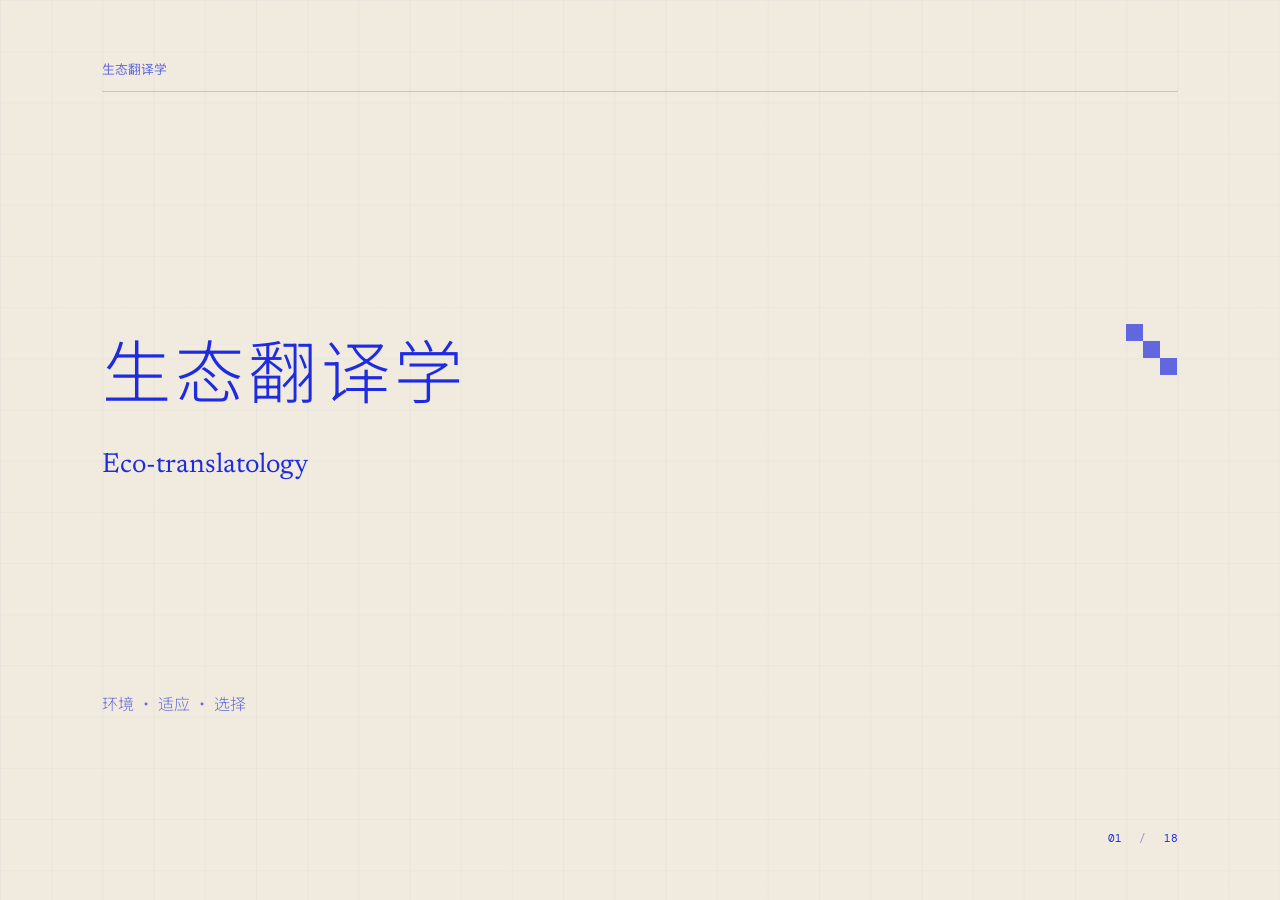
<file: index.html>
<!doctype html><html lang="zh-CN"><head><meta charset="utf-8"><meta name="viewport" content="width=device-width, initial-scale=1"><title>生态翻译学 · 钴蓝网格修订版</title><link rel="stylesheet" href="fonts.css"><style>
  :root {
    --paper:    #F0EBDE;   /* warm cream / ivory paper canvas */
    --paper-2:  #E6E0CE;
    --ink:      #1F2BE0;   /* electric cobalt / royal blue */
    --ink-soft: #5560E5;   /* lighter cobalt for secondary marks */
    --grid:     rgba(31, 43, 224, 0.10);  /* very faint blue grid */
    --rule:     #1F2BE0;
  }
  * { box-sizing: border-box; }
  html, body { margin: 0; padding: 0; height: 100%; background: #0a0a0a; }
  body {
    font-family: 'Hanken Grotesk', 'Helvetica Neue', sans-serif;
    color: var(--ink);
    overflow: hidden;
  }

  /* Deck wrapper — fills the viewport */
  .deck { position: fixed; inset: 0; display: grid; place-items: center; }
  .stage {
    position: relative;
    width: 100vw; height: 100vh;
    overflow: hidden;
    background: var(--paper);
  }

  /* Graph-paper grid behind every slide */
  .stage::before {
    content: '';
    position: absolute; inset: 0;
    background-image:
      linear-gradient(to right, var(--grid) 1px, transparent 1px),
      linear-gradient(to bottom, var(--grid) 1px, transparent 1px);
    background-size: clamp(28px, 2.2vw, 44px) clamp(28px, 2.2vw, 44px);
    pointer-events: none;
    z-index: 1;
  }

  .slide {
    position: absolute; inset: 0;
    opacity: 0; pointer-events: none;
    transition: opacity 280ms ease;
    z-index: 2;
  }
  .slide.active { opacity: 1; pointer-events: auto; }

  /* ─── TYPE SYSTEM ──────────────────────────────────────────── */
  .disp {
    font-family: 'Newsreader', Georgia, serif;
    
    font-weight: 400;
    line-height: 0.92;
    letter-spacing: -0.005em;
    color: var(--ink);
  }
  .body-tx {
    font-family: 'Hanken Grotesk', sans-serif;
    font-weight: 400;
    line-height: 1.5;
    color: var(--ink);
  }
  .micro {
    font-family: 'Hanken Grotesk', sans-serif;
    font-weight: 600;
    text-transform: uppercase;
    letter-spacing: 0.16em;
    color: var(--ink);
  }
  .mono {
    font-family: 'DM Mono', ui-monospace, monospace;
    font-weight: 400;
    color: var(--ink);
  }

  /* Single page-number marker, shared across slides.
     Sits ABOVE the bottom hairline rule, with deliberate space between the
     two so the chrome elements don't collide on any slide. */
  .pagenum {
    position: absolute;
    right: clamp(28px, 2.4vw, 48px);
    bottom: clamp(48px, 4.8vh, 76px);
    font-family: 'DM Mono', ui-monospace, monospace;
    font-size: clamp(11px, 0.82vw, 13px);
    color: var(--ink);
    letter-spacing: 0.06em;
    z-index: 9;
  }

  /* Top + bottom slim hairlines that frame each slide.
     Echo of the reference's thin rule above and below the composition. The
     bottom rule is pinned at the slide's lower edge so the page number,
     which sits above it, has clear space and never overlaps. */
  .hairlines::before,
  .hairlines::after {
    content: '';
    position: absolute;
    left: clamp(36px, 3.6vw, 80px);
    right: clamp(36px, 3.6vw, 80px);
    height: 1.5px;
    background: var(--ink);
    z-index: 4;
    pointer-events: none;
  }
  .hairlines::before { top: clamp(28px, 2.6vh, 48px); }
  .hairlines::after  { bottom: clamp(20px, 2vh, 32px); }

  /* Fixed nav hint — sits above the bottom hairline, same vertical level
     as the page number on the opposite side, so neither overlaps the rule. */
  .nav-hint {
    position: fixed;
    left: clamp(36px, 3.6vw, 80px);
    bottom: clamp(48px, 4.8vh, 76px);
    font-family: 'DM Mono', ui-monospace, monospace;
    font-size: clamp(10px, 0.75vw, 12px);
    color: var(--ink);
    letter-spacing: 0.08em;
    opacity: 0.4;
    z-index: 12;
    pointer-events: none;
  }

  /* ─── DECORATIVE: pixel-glitch stair (reusable SVG) ─────────── */
  /* The SVG below renders a column of stair-stepped rectangles, each
     filled with vertical scanlines — a direct echo of the reference's
     "pixelated" shape on the right side. Decorative only, pointer-events
     disabled, sits behind content. */
  .pixel-glitch {
    position: absolute;
    pointer-events: none;
    z-index: 3;
  }
  .pixel-glitch svg { display: block; width: 100%; height: 100%; }

  /* ─── DECORATIVE: small QR-style block ───────────────────────── */
  /* The QR is paper-backgrounded so it reads as a discrete patch when it
     overlaps the pixel-glitch column behind it — without the paper fill,
     the empty grid cells let the glitch's vertical scanlines bleed
     through and the QR loses its shape. */
  .qr-block {
    position: absolute;
    pointer-events: none;
    z-index: 5;
    display: grid;
    grid-template-columns: repeat(8, 1fr);
    grid-template-rows: repeat(8, 1fr);
    gap: 1.5px;
    background: var(--paper);
    padding: 4px;
    box-shadow: 0 0 0 1.5px var(--paper);
  }
  .qr-block .px { background: var(--paper); }
  .qr-block .px.on { background: var(--ink); }

  /* ──────────────────────────────────────────────────────────────
     SLIDE 1 — COVER
     ────────────────────────────────────────────────────────────── */
  .s-cover { background: var(--paper); }

  .s-cover .titlewrap {
    position: absolute;
    left: clamp(36px, 3.6vw, 80px);
    top: clamp(80px, 9vh, 160px);
    z-index: 5;
    max-width: 60%;
  }
  .s-cover .title {
    font-family: 'Newsreader', Georgia, serif;
    
    font-weight: 400;
    font-size: clamp(100px, min(11vw, 18vh), 200px);
    line-height: 0.92;
    letter-spacing: -0.008em;
    color: var(--ink);
  }
  .s-cover .subkicker {
    margin-top: clamp(20px, 2.2vh, 36px);
    display: flex; flex-direction: column; gap: 6px;
  }
  .s-cover .subkicker .l {
    font-family: 'Hanken Grotesk', sans-serif;
    font-weight: 600;
    text-transform: uppercase;
    letter-spacing: 0.18em;
    font-size: clamp(13px, 1vw, 16px);
    color: var(--ink);
  }
  .s-cover .subkicker .ed {
    font-family: 'Newsreader', Georgia, serif;
    
    font-size: clamp(28px, min(2.8vw, 4.6vh), 50px);
    line-height: 1.1;
    color: var(--ink);
  }

  /* Pixel-glitch column on the right side of the cover */
  .s-cover .pixel-glitch {
    top: clamp(60px, 6vh, 120px);
    right: clamp(36px, 3.6vw, 80px);
    width: clamp(280px, 32vw, 560px);
    bottom: clamp(110px, 12vh, 200px);
  }

  /* QR block top-right */
  .s-cover .qr-block {
    top: clamp(60px, 6vh, 120px);
    right: clamp(120px, 8vw, 200px);
    width: clamp(58px, 4.2vw, 84px);
    height: clamp(58px, 4.2vw, 84px);
  }

  /* Vertical right-side label column (reads as a stack of micro-text,
     replacing the Korean column in the reference). */
  .s-cover .vstack {
    position: absolute;
    right: clamp(36px, 3.6vw, 60px);
    top: 50%;
    transform: translateY(-50%);
    z-index: 5;
    display: flex; flex-direction: column;
    gap: clamp(10px, 1.2vh, 18px);
    align-items: end;
  }
  .s-cover .vstack .v-row {
    font-family: 'DM Mono', ui-monospace, monospace;
    font-size: clamp(12px, 0.9vw, 15px);
    line-height: 1;
    color: var(--ink);
    letter-spacing: 0.04em;
    writing-mode: vertical-rl;
    text-orientation: mixed;
  }

  /* Footer row */
  .s-cover .cfooter {
    /* Constrained to the left half so it never runs under the right-side
       pixel-glitch column on any viewport. */
    position: absolute;
    left: clamp(36px, 3.6vw, 80px);
    right: clamp(680px, 40vw, 880px);
    bottom: clamp(82px, 8vh, 120px);
    display: flex; justify-content: flex-start; align-items: end;
    z-index: 5;
    gap: clamp(28px, 3vw, 56px);
  }
  .s-cover .cfooter .colf {
    font-family: 'Hanken Grotesk', sans-serif;
    font-size: clamp(14px, 0.92vw, 15px);
    line-height: 1.45;
    color: var(--ink);
  }
  .s-cover .cfooter .colf .ftag {
    font-family: 'Hanken Grotesk', sans-serif;
    font-weight: 600; text-transform: uppercase; letter-spacing: 0.18em;
    font-size: clamp(11px, 0.78vw, 13px);
    margin-bottom: 4px;
    color: var(--ink);
  }

  /* ──────────────────────────────────────────────────────────────
     SLIDE 2 — MANIFESTO
     ────────────────────────────────────────────────────────────── */
  .s-manifesto { background: var(--paper); }
  .s-manifesto .stmt-wrap {
    position: absolute;
    left: clamp(60px, 8vw, 160px);
    right: clamp(60px, 8vw, 160px);
    top: 50%;
    transform: translateY(-50%);
    z-index: 5;
    text-align: left;
  }
  .s-manifesto .stmt {
    font-family: 'Newsreader', Georgia, serif;
    
    font-weight: 400;
    font-size: clamp(56px, min(6.4vw, 11vh), 120px);
    line-height: 1.05;
    letter-spacing: -0.005em;
    color: var(--ink);
  }
  .s-manifesto .stmt .roman {
    font-style: normal;
    font-weight: 500;
  }
  .s-manifesto .attr {
    margin-top: clamp(28px, 3vh, 50px);
    display: flex; gap: clamp(14px, 1.4vw, 24px); align-items: center;
    border-top: 1px solid var(--ink);
    padding-top: clamp(10px, 1.2vh, 18px);
  }
  .s-manifesto .attr .who {
    font-family: 'Hanken Grotesk', sans-serif;
    font-weight: 600;
    text-transform: uppercase;
    letter-spacing: 0.16em;
    font-size: clamp(12px, 0.85vw, 14px);
    color: var(--ink);
  }
  .s-manifesto .attr .meta-tag {
    font-family: 'DM Mono', ui-monospace, monospace;
    font-size: clamp(12px, 0.82vw, 14px);
    color: var(--ink);
    letter-spacing: 0.04em;
    opacity: 0.78;
  }

  /* ──────────────────────────────────────────────────────────────
     SLIDE 3 — INDEX (numbered list of trends)
     ────────────────────────────────────────────────────────────── */
  .s-index { background: var(--paper); }
  .s-index .frame {
    position: absolute;
    inset: clamp(76px, 8vh, 130px) clamp(36px, 3.6vw, 80px) clamp(100px, 10vh, 150px);
    display: grid;
    grid-template-columns: 1fr;
    grid-template-rows: auto 1fr;
    gap: clamp(20px, 2.2vh, 36px);
    z-index: 5;
  }
  .s-index .topbar {
    display: flex; align-items: end; justify-content: space-between;
    border-bottom: 1.5px solid var(--ink);
    padding-bottom: clamp(12px, 1.4vh, 22px);
    gap: 30px;
  }
  .s-index .topbar .h {
    font-family: 'Newsreader', Georgia, serif;
    
    font-size: clamp(48px, min(5vw, 8.5vh), 100px);
    line-height: 0.95;
    color: var(--ink);
  }
  .s-index .topbar .lab-tag {
    font-family: 'Hanken Grotesk', sans-serif;
    font-weight: 600; text-transform: uppercase; letter-spacing: 0.18em;
    font-size: clamp(12px, 0.9vw, 14px);
    color: var(--ink); text-align: right;
  }
  .s-index .list {
    display: grid;
    grid-template-columns: 1fr 1fr;
    grid-template-rows: 1fr 1fr 1fr;
    gap: clamp(14px, 2vh, 28px) clamp(28px, 3vw, 56px);
  }
  .s-index .row { align-self: stretch; }
  .s-index .row {
    display: grid;
    grid-template-columns: 56px 1fr;
    gap: clamp(12px, 1.4vw, 22px);
    border-bottom: 1px solid rgba(31, 43, 224, 0.18);
    padding-bottom: clamp(12px, 1.4vh, 20px);
  }
  .s-index .row .num-tag {
    font-family: 'DM Mono', ui-monospace, monospace;
    font-size: clamp(13px, 0.9vw, 15px);
    color: var(--ink);
    letter-spacing: 0.04em;
    padding-top: 6px;
  }
  .s-index .row h3 {
    margin: 0 0 6px 0;
    font-family: 'Newsreader', Georgia, serif;
    
    font-weight: 400;
    font-size: clamp(26px, 2vw, 40px);
    line-height: 1.05;
    color: var(--ink);
  }
  .s-index .row p {
    margin: 0;
    font-family: 'Hanken Grotesk', sans-serif;
    font-size: clamp(14px, 0.95vw, 15px);
    line-height: 1.5;
    color: var(--ink);
    max-width: 92%;
  }

  /* ──────────────────────────────────────────────────────────────
     SLIDE 4 — CHAPTER (display + intro on glitch background)
     ────────────────────────────────────────────────────────────── */
  .s-chapter { background: var(--paper); }
  .s-chapter .pixel-glitch {
    top: clamp(60px, 6vh, 120px);
    right: clamp(0px, 0vw, 0px);
    width: clamp(220px, 26vw, 460px);
    bottom: clamp(110px, 12vh, 200px);
    opacity: 0.75;
  }
  .s-chapter .frame {
    position: absolute;
    left: clamp(36px, 3.6vw, 80px);
    right: clamp(280px, 30vw, 540px);
    top: clamp(80px, 9vh, 140px);
    bottom: clamp(110px, 11vh, 170px);
    display: flex; flex-direction: column;
    justify-content: center;
    z-index: 5;
    gap: clamp(18px, 2vh, 32px);
  }
  .s-chapter .nm-tag {
    font-family: 'DM Mono', ui-monospace, monospace;
    font-size: clamp(13px, 0.92vw, 15px);
    color: var(--ink);
    letter-spacing: 0.06em;
  }
  .s-chapter .ttl {
    font-family: 'Newsreader', Georgia, serif;
    
    font-weight: 400;
    font-size: clamp(56px, min(6vw, 10vh), 130px);
    line-height: 1.0;
    color: var(--ink);
    letter-spacing: -0.005em;
  }
  .s-chapter .lede {
    font-family: 'Hanken Grotesk', sans-serif;
    font-weight: 400;
    font-size: clamp(15px, 1vw, 18px);
    line-height: 1.5;
    color: var(--ink);
    max-width: 56ch;
  }

  /* ──────────────────────────────────────────────────────────────
     SLIDE 5 — DATA (vertical pixel-stack bar chart)
     ────────────────────────────────────────────────────────────── */
  .s-data { background: var(--paper); }
  .s-data .frame {
    position: absolute;
    inset: clamp(76px, 8vh, 130px) clamp(36px, 3.6vw, 80px) clamp(100px, 10vh, 150px);
    display: grid;
    grid-template-rows: auto 1fr;
    gap: clamp(20px, 2vh, 36px);
    z-index: 5;
  }
  .s-data .topbar {
    display: flex; align-items: end; justify-content: space-between;
    border-bottom: 1.5px solid var(--ink);
    padding-bottom: clamp(12px, 1.4vh, 22px);
    gap: 30px;
  }
  .s-data .topbar .h {
    font-family: 'Newsreader', Georgia, serif;
    
    font-size: clamp(46px, min(4.8vw, 8.2vh), 92px);
    line-height: 0.95;
    color: var(--ink);
  }
  .s-data .topbar .lab-tag {
    font-family: 'Hanken Grotesk', sans-serif;
    font-weight: 600; text-transform: uppercase; letter-spacing: 0.18em;
    font-size: clamp(12px, 0.9vw, 14px);
    color: var(--ink); text-align: right;
  }
  .s-data .body {
    display: grid;
    grid-template-columns: 0.8fr 1.6fr;
    gap: clamp(28px, 3vw, 56px);
  }
  .s-data .col-a {
    display: flex; flex-direction: column; justify-content: center;
    gap: clamp(20px, 2.4vh, 36px);
  }
  .s-data .stat .vbig {
    font-family: 'Newsreader', Georgia, serif;
    
    font-weight: 400;
    font-size: clamp(110px, min(11vw, 18vh), 240px);
    line-height: 0.92;
    color: var(--ink);
    letter-spacing: -0.015em;
  }
  .s-data .stat .lab2 {
    font-family: 'Hanken Grotesk', sans-serif;
    font-weight: 600;
    text-transform: uppercase;
    letter-spacing: 0.16em;
    font-size: clamp(13px, 0.95vw, 15px);
    color: var(--ink);
    margin-top: 6px;
  }
  .s-data .stat .desc {
    font-family: 'Hanken Grotesk', sans-serif;
    font-size: clamp(15px, 1vw, 17px);
    line-height: 1.5;
    color: var(--ink);
    max-width: 30ch;
    margin-top: 6px;
  }

  /* The chart itself: a row of vertical "pixel stacks" — each track is
     a column of small filled cells, with cell count proportional to the
     value. Visually echoes the reference's pixel-glitch decoration. */
  .s-data .chart {
    display: flex; flex-direction: column; justify-content: end;
    gap: clamp(10px, 1.2vh, 18px);
  }
  .s-data .chart .bars {
    display: grid;
    grid-template-columns: repeat(8, 1fr);
    gap: clamp(10px, 1vw, 18px);
    align-items: end;
    height: 100%;
    min-height: clamp(280px, 38vh, 540px);
  }
  .s-data .chart .stack {
    display: flex; flex-direction: column-reverse; gap: 3px;
    height: 100%;
  }
  .s-data .chart .stack .cell {
    flex: 1 1 0;
    min-height: 6px;
    background: rgba(31, 43, 224, 0.10);
  }
  .s-data .chart .stack .cell.on { background: var(--ink); }
  .s-data .chart .ticks {
    display: grid;
    grid-template-columns: repeat(8, 1fr);
    gap: clamp(10px, 1vw, 18px);
    border-top: 1.5px solid var(--ink);
    padding-top: clamp(8px, 1vh, 14px);
  }
  .s-data .chart .ticks .ticklab {
    font-family: 'DM Mono', ui-monospace, monospace;
    font-size: clamp(12px, 0.85vw, 14px);
    color: var(--ink);
    letter-spacing: 0.04em;
    text-align: center;
  }

  /* ──────────────────────────────────────────────────────────────
     SLIDE 6 — QUOTE
     ────────────────────────────────────────────────────────────── */
  .s-quote { background: var(--paper); }
  .s-quote .pixel-glitch {
    top: clamp(40px, 4vh, 80px);
    right: clamp(36px, 3.6vw, 80px);
    width: clamp(160px, 16vw, 280px);
    bottom: clamp(40px, 4vh, 80px);
    opacity: 0.6;
  }
  .s-quote .qframe {
    position: absolute;
    left: clamp(36px, 3.6vw, 80px);
    right: clamp(220px, 22vw, 380px);
    top: 50%;
    transform: translateY(-50%);
    z-index: 5;
  }
  .s-quote .qkicker {
    font-family: 'Hanken Grotesk', sans-serif;
    font-weight: 600;
    text-transform: uppercase;
    letter-spacing: 0.2em;
    font-size: clamp(12px, 0.9vw, 14px);
    color: var(--ink);
    margin-bottom: clamp(16px, 1.8vh, 28px);
  }
  .s-quote .qbody {
    font-family: 'Newsreader', Georgia, serif;
    
    font-weight: 400;
    font-size: clamp(50px, min(5.6vw, 9vh), 110px);
    line-height: 1.05;
    color: var(--ink);
    letter-spacing: -0.005em;
    max-width: 92%;
  }
  .s-quote .qattr {
    margin-top: clamp(24px, 2.6vh, 40px);
    display: grid; grid-template-columns: auto 1fr;
    gap: clamp(14px, 1.4vw, 24px);
    align-items: end;
    border-top: 1px solid var(--ink);
    padding-top: clamp(10px, 1.2vh, 18px);
  }
  .s-quote .qattr .who-tag {
    font-family: 'Hanken Grotesk', sans-serif;
    font-weight: 600;
    text-transform: uppercase;
    letter-spacing: 0.16em;
    font-size: clamp(13px, 0.92vw, 15px);
    color: var(--ink);
  }
  .s-quote .qattr .role-meta {
    font-family: 'DM Mono', ui-monospace, monospace;
    font-size: clamp(12px, 0.85vw, 14px);
    color: var(--ink);
    letter-spacing: 0.04em;
    opacity: 0.78;
  }

  /* ──────────────────────────────────────────────────────────────
     SLIDE 7 — TREND TABLE (dense ledger)
     ────────────────────────────────────────────────────────────── */
  .s-table { background: var(--paper); }
  .s-table .frame {
    position: absolute;
    inset: clamp(76px, 8vh, 130px) clamp(36px, 3.6vw, 80px) clamp(100px, 10vh, 150px);
    display: flex; flex-direction: column;
    z-index: 5;
  }
  .s-table .topbar {
    display: flex; align-items: end; justify-content: space-between;
    border-bottom: 1.5px solid var(--ink);
    padding-bottom: clamp(12px, 1.4vh, 22px);
    margin-bottom: clamp(14px, 1.6vh, 24px);
    gap: 30px;
  }
  .s-table .topbar .h {
    font-family: 'Newsreader', Georgia, serif;
    
    font-size: clamp(46px, min(4.8vw, 8.2vh), 92px);
    line-height: 0.95;
    color: var(--ink);
  }
  .s-table .topbar .lab-tag {
    font-family: 'Hanken Grotesk', sans-serif;
    font-weight: 600; text-transform: uppercase; letter-spacing: 0.18em;
    font-size: clamp(12px, 0.9vw, 14px);
    color: var(--ink); text-align: right;
  }
  .s-table .ledger {
    flex: 1;
    display: flex;
    flex-direction: column;
    gap: 0;
    /* Distribute the rows so they fill the available height.
       The header row stays at the top, body rows space evenly below. */
    justify-content: stretch;
  }
  .s-table .row {
    display: grid;
    grid-template-columns: 76px 0.6fr 1.4fr 0.7fr 0.5fr;
    gap: clamp(14px, 1.4vw, 28px);
    align-items: center;
    padding: 0;
    flex: 1 1 0;
    min-height: clamp(46px, 6vh, 80px);
    border-bottom: 1px solid rgba(31, 43, 224, 0.18);
  }
  .s-table .row.headrow {
    border-bottom: 1.5px solid var(--ink);
    flex: 0 0 auto;
    min-height: 0;
    padding: 8px 0;
  }
  .s-table .row.headrow > div {
    font-family: 'Hanken Grotesk', sans-serif;
    font-weight: 600; text-transform: uppercase; letter-spacing: 0.18em;
    font-size: clamp(11px, 0.75vw, 12px);
    color: var(--ink);
  }
  .s-table .num-tag {
    font-family: 'DM Mono', ui-monospace, monospace;
    font-size: clamp(13px, 0.95vw, 15px);
    color: var(--ink);
    letter-spacing: 0.04em;
  }
  .s-table .nm {
    font-family: 'Newsreader', Georgia, serif;
    
    font-size: clamp(20px, 1.6vw, 28px);
    line-height: 1.15;
    color: var(--ink);
  }
  .s-table .desc {
    font-family: 'Hanken Grotesk', sans-serif;
    font-size: clamp(14px, 0.95vw, 15px);
    line-height: 1.4;
    color: var(--ink);
  }
  .s-table .mood-tag {
    font-family: 'Hanken Grotesk', sans-serif;
    font-weight: 600;
    font-size: clamp(13px, 0.92vw, 15px);
    color: var(--ink);
  }
  .s-table .delta-tag {
    font-family: 'DM Mono', ui-monospace, monospace;
    font-size: clamp(13px, 0.92vw, 15px);
    text-align: right;
    color: var(--ink);
    letter-spacing: 0.04em;
  }
  .s-table .delta-tag.up::before  { content: '↑ '; }
  .s-table .delta-tag.down::before { content: '↓ '; opacity: 0.6; }
  .s-table .delta-tag.flat::before { content: '— '; opacity: 0.6; }

  /* ──────────────────────────────────────────────────────────────
     SLIDE 8 — COLOPHON / CLOSING
     ────────────────────────────────────────────────────────────── */
  .s-colophon { background: var(--paper); }
  .s-colophon .pixel-glitch {
    top: clamp(80px, 9vh, 160px);
    left: clamp(36px, 3.6vw, 80px);
    width: clamp(220px, 26vw, 460px);
    bottom: clamp(220px, 22vh, 360px);
    opacity: 0.75;
  }
  .s-colophon .qr-block {
    top: clamp(80px, 9vh, 160px);
    right: clamp(36px, 3.6vw, 80px);
    width: clamp(72px, 5vw, 100px);
    height: clamp(72px, 5vw, 100px);
  }
  .s-colophon .titlewrap {
    position: absolute;
    right: clamp(36px, 3.6vw, 80px);
    top: 28%;
    z-index: 5;
    max-width: 56%;
    text-align: right;
  }
  .s-colophon .ktag {
    font-family: 'Hanken Grotesk', sans-serif;
    font-weight: 600;
    text-transform: uppercase;
    letter-spacing: 0.22em;
    font-size: clamp(12px, 0.9vw, 14px);
    color: var(--ink);
    margin-bottom: clamp(14px, 1.6vh, 24px);
  }
  .s-colophon .ttl {
    font-family: 'Newsreader', Georgia, serif;
    
    font-weight: 400;
    font-size: clamp(72px, min(8.4vw, 14vh), 180px);
    line-height: 0.96;
    color: var(--ink);
    letter-spacing: -0.005em;
  }
  .s-colophon .col-footer {
    position: absolute;
    left: clamp(36px, 3.6vw, 80px);
    right: clamp(36px, 3.6vw, 80px);
    bottom: clamp(106px, 10.4vh, 160px);
    display: grid;
    grid-template-columns: 1fr 1fr 1fr 1.2fr;
    gap: clamp(20px, 2.4vw, 44px);
    z-index: 5;
  }
  .s-colophon .col-footer > div {
    border-top: 1.5px solid var(--ink);
    padding-top: clamp(10px, 1.2vh, 16px);
  }
  .s-colophon .col-footer .ftag {
    font-family: 'Hanken Grotesk', sans-serif;
    font-weight: 600;
    text-transform: uppercase;
    letter-spacing: 0.18em;
    font-size: clamp(11px, 0.78vw, 13px);
    margin-bottom: 6px;
    color: var(--ink);
  }
  .s-colophon .col-footer .ftxt {
    font-family: 'Hanken Grotesk', sans-serif;
    font-size: clamp(14px, 0.95vw, 15px);
    line-height: 1.5;
    color: var(--ink);
  }

/* ===========================================
   VIEWPORT FITTING: MANDATORY BASE STYLES
   Include this ENTIRE file in every presentation.
   These styles ensure slides fit exactly in the viewport.
   =========================================== */

/* 1. Lock html/body to viewport */
html, body {
    height: 100%;
    overflow-x: hidden;
}

html {
    scroll-snap-type: y mandatory;
    scroll-behavior: smooth;
}

/* 2. Each slide = exact viewport height */
.slide {
    width: 100vw;
    height: 100vh;
    height: 100dvh; /* Dynamic viewport height for mobile browsers */
    overflow: hidden; /* CRITICAL: Prevent ANY overflow */
    scroll-snap-align: start;
    display: flex;
    flex-direction: column;
    position: relative;
}

/* 3. Content container with flex for centering */
.slide-content {
    flex: 1;
    display: flex;
    flex-direction: column;
    justify-content: center;
    max-height: 100%;
    overflow: hidden; /* Double-protection against overflow */
    padding: var(--slide-padding);
}

/* 4. ALL typography uses clamp() for responsive scaling */
:root {
    /* Titles scale from mobile to desktop */
    --title-size: clamp(1.5rem, 5vw, 4rem);
    --h2-size: clamp(1.25rem, 3.5vw, 2.5rem);
    --h3-size: clamp(1rem, 2.5vw, 1.75rem);

    /* Body text */
    --body-size: clamp(0.75rem, 1.5vw, 1.125rem);
    --small-size: clamp(0.65rem, 1vw, 0.875rem);

    /* Spacing scales with viewport */
    --slide-padding: clamp(1rem, 4vw, 4rem);
    --content-gap: clamp(0.5rem, 2vw, 2rem);
    --element-gap: clamp(0.25rem, 1vw, 1rem);
}

/* 5. Cards/containers use viewport-relative max sizes */
.card, .container, .content-box {
    max-width: min(90vw, 1000px);
    max-height: min(80vh, 700px);
}

/* 6. Lists auto-scale with viewport */
.feature-list, .bullet-list {
    gap: clamp(0.4rem, 1vh, 1rem);
}

.feature-list li, .bullet-list li {
    font-size: var(--body-size);
    line-height: 1.4;
}

/* 7. Grids adapt to available space */
.grid {
    display: grid;
    grid-template-columns: repeat(auto-fit, minmax(min(100%, 250px), 1fr));
    gap: clamp(0.5rem, 1.5vw, 1rem);
}

/* 8. Images constrained to viewport */
img, .image-container {
    max-width: 100%;
    max-height: min(50vh, 400px);
    object-fit: contain;
}

/* ===========================================
   RESPONSIVE BREAKPOINTS
   Aggressive scaling for smaller viewports
   =========================================== */

/* Short viewports (< 700px height) */
@media (max-height: 700px) {
    :root {
        --slide-padding: clamp(0.75rem, 3vw, 2rem);
        --content-gap: clamp(0.4rem, 1.5vw, 1rem);
        --title-size: clamp(1.25rem, 4.5vw, 2.5rem);
        --h2-size: clamp(1rem, 3vw, 1.75rem);
    }
}

/* Very short viewports (< 600px height) */
@media (max-height: 600px) {
    :root {
        --slide-padding: clamp(0.5rem, 2.5vw, 1.5rem);
        --content-gap: clamp(0.3rem, 1vw, 0.75rem);
        --title-size: clamp(1.1rem, 4vw, 2rem);
        --body-size: clamp(0.7rem, 1.2vw, 0.95rem);
    }

    /* Hide non-essential elements */
    .nav-dots, .keyboard-hint, .decorative {
        display: none;
    }
}

/* Extremely short (landscape phones, < 500px height) */
@media (max-height: 500px) {
    :root {
        --slide-padding: clamp(0.4rem, 2vw, 1rem);
        --title-size: clamp(1rem, 3.5vw, 1.5rem);
        --h2-size: clamp(0.9rem, 2.5vw, 1.25rem);
        --body-size: clamp(0.65rem, 1vw, 0.85rem);
    }
}

/* Narrow viewports (< 600px width) */
@media (max-width: 600px) {
    :root {
        --title-size: clamp(1.25rem, 7vw, 2.5rem);
    }

    /* Stack grids vertically */
    .grid {
        grid-template-columns: 1fr;
    }
}

/* ===========================================
   REDUCED MOTION
   Respect user preferences
   =========================================== */
@media (prefers-reduced-motion: reduce) {
    *, *::before, *::after {
        animation-duration: 0.01ms !important;
        transition-duration: 0.2s !important;
    }

    html {
        scroll-behavior: auto;
    }
}


/* Cobalt Grid adaptation: user-requested light Hei type and expanded whitespace.
   CLReq 3.1 Fonts & typeface styles; 6.1.1 line-start/end prohibition.
   KLReq 5.2 word segmentation; 7.1.4 Word Break Restrictions.
   Browser implementation choices: locale font faces, strict line breaking,
   Korean keep-all and original word spaces. No synthetic CJK italic. */
:root{--paper:#F0EBDE;--ink:#1F2BE0;--ink-soft:#5560E5;--grid:rgba(31,43,224,.045);--quiet:rgba(31,43,224,.67);--line:rgba(31,43,224,.22);--edge:8%;--zh:'Noto Sans SC','Microsoft YaHei',sans-serif;--ko:'Noto Sans KR','Malgun Gothic',sans-serif}
html,body{padding:0;margin:0;overflow:hidden;scroll-snap-type:none;background:var(--paper);font-synthesis:none}
body{font-family:'Hanken Grotesk',var(--zh);font-weight:400;line-break:strict;word-break:normal;overflow-wrap:normal}
.stage{background:var(--paper)}
.stage::before{background-size:clamp(28px,4vw,80px) clamp(28px,4vw,80px);opacity:.62;z-index:1}
.slide{position:absolute;inset:0;width:100vw;height:100vh;height:100dvh;display:block;background:transparent;overflow:hidden;z-index:2}
.slide:not(.active){visibility:hidden}.slide.active{visibility:visible}
p,h1,h2,h3{margin:0;padding:0;font-weight:300}h1,h2,h3{font-family:var(--zh);font-style:normal}p{line-height:1.8;letter-spacing:0}
.running,.running-foot{position:absolute;left:var(--edge);right:var(--edge);display:flex;justify-content:space-between;align-items:center;font-size:clamp(11px,1vw,19px);font-weight:400;color:var(--quiet);line-height:1.4}
.running{top:6.8%;padding-bottom:clamp(10px,1.3vh,18px);border-bottom:1px solid var(--line)}
.running-foot{bottom:6%;font-size:clamp(10px,.85vw,16px)}
.folio{font-family:'DM Mono',monospace;color:var(--ink);font-size:clamp(10px,.85vw,16px)}.slash{padding:0 clamp(7px,.8vw,16px);opacity:.45}
.s-cover .cover-copy{position:absolute;left:var(--edge);top:36%;width:75%}
.cover-copy h1{font-size:clamp(38px,5.4vw,104px);font-weight:300;line-height:1.3;letter-spacing:.055em;white-space:nowrap}
.cover-copy .english{font-family:'Newsreader',Georgia,serif;font-size:clamp(18px,2.15vw,42px);font-weight:400;letter-spacing:0;margin-top:clamp(18px,3vh,36px)}
.cover-kicker{position:absolute;left:var(--edge);bottom:20%;font-size:clamp(12px,1.25vw,24px);color:var(--quiet);font-weight:300}
.pixel-note{position:absolute;right:var(--edge);top:36%;width:clamp(35px,4vw,78px);height:clamp(35px,4vw,78px);opacity:.68;background:linear-gradient(var(--ink),var(--ink)) 0 0 / 33.333% 33.333% no-repeat,linear-gradient(var(--ink),var(--ink)) 50% 50% / 33.333% 33.333% no-repeat,linear-gradient(var(--ink),var(--ink)) 100% 100% / 33.333% 33.333% no-repeat}
.page-heading{position:absolute;left:var(--edge);top:19%;font-size:clamp(21px,2.35vw,46px);font-weight:400;line-height:1.5;letter-spacing:.025em;max-width:82%}
.example-layout{position:absolute;left:var(--edge);right:var(--edge);top:40%;display:grid;grid-template-columns:46% 54%;align-items:start}
.source-phrase{padding-top:clamp(2px,1vh,12px)}
.source-phrase .language-label{font-size:clamp(11px,.95vw,18px);color:var(--quiet);margin-bottom:clamp(18px,3.2vh,36px)}
.korean{font-family:var(--ko);font-size:clamp(23px,3vw,58px);font-weight:300;line-height:1.5;word-break:keep-all;letter-spacing:0;white-space:nowrap}
.situations{border-left:1px solid var(--line);padding-left:clamp(26px,4.5vw,88px);display:flex;flex-direction:column;gap:clamp(28px,6vh,68px)}
.context-label{font-size:clamp(12px,1.05vw,21px);line-height:1.6;color:var(--quiet);font-weight:400;margin-bottom:clamp(10px,1.7vh,20px)}
.translation{font-size:clamp(17px,1.9vw,38px);font-weight:400;line-height:1.7;white-space:nowrap}
.takeaway{position:absolute;left:var(--edge);bottom:18%;font-size:clamp(14px,1.35vw,27px);font-weight:400;line-height:1.8}
.author{position:absolute;left:var(--edge);top:31%;font-size:clamp(12px,1.2vw,24px);color:var(--quiet)}
.author strong{font-weight:400;color:var(--ink);margin-right:clamp(15px,1.8vw,34px)}
.definition{position:absolute;left:var(--edge);top:43%;font-size:clamp(22px,2.45vw,48px);font-weight:300;line-height:1.85;max-width:80%;letter-spacing:.015em}
.definition span{display:block}
.portrait{position:absolute;right:12%;top:24%;width:clamp(140px,15vw,288px);margin:0}
.portrait img{display:block;width:100%;height:auto;max-height:none;object-fit:contain}
.portrait figcaption{margin-top:clamp(8px,1vh,12px);font-size:clamp(9px,.72vw,14px);line-height:1.7;color:var(--quiet);text-align:left}
.portrait a{color:inherit;text-decoration:none}.portrait a:hover{text-decoration:underline}
.terms{position:absolute;left:var(--edge);right:var(--edge);bottom:19%;display:grid;grid-template-columns:repeat(3,1fr);gap:clamp(25px,6vw,120px)}
.term{border-top:1px solid var(--line);padding-top:clamp(12px,2.3vh,26px);font-size:clamp(15px,1.5vw,30px);font-weight:400}
.term small{display:block;margin-top:clamp(8px,1.3vh,16px);font-size:clamp(10px,.95vw,18px);color:var(--quiet);font-weight:300;line-height:1.7}
.controls{position:fixed;bottom:clamp(5px,1vh,12px);left:50%;transform:translateX(-50%);z-index:20;display:flex;gap:clamp(8px,.8vw,16px);opacity:0;transition:opacity .2s}
body:hover .controls,.controls:focus-within{opacity:1}.controls button{background:var(--paper);color:var(--ink);border:1px solid var(--line);font:inherit;font-size:clamp(11px,.8vw,16px);padding:clamp(5px,.5vw,10px) clamp(10px,1vw,20px);cursor:pointer}.controls button:focus-visible{outline:2px solid var(--ink);outline-offset:3px}.export .controls{display:none}
@media(max-height:700px){.running{top:6%}.running-foot{bottom:5%}}
@media(max-height:600px){.running{font-size:clamp(9px,1vw,15px)}.running-foot{font-size:clamp(9px,.85vw,13px)}}
@media(max-height:500px){.page-heading{top:17%;font-size:clamp(18px,2.45vw,32px)}.example-layout{top:36%}.takeaway{bottom:15%}.author{top:29%}.definition{top:40%;font-size:clamp(18px,2.3vw,31px)}.terms{bottom:17%}.term small{display:none}.situations{gap:clamp(14px,4vh,28px)}}
@media(max-width:650px) and (orientation:portrait){:root{--edge:7%}.cover-copy h1{font-size:clamp(28px,7.7vw,48px)}.cover-copy .english{font-size:clamp(18px,5vw,28px)}.pixel-note{top:27%;width:clamp(24px,6vw,38px);height:clamp(24px,6vw,38px)}.page-heading{font-size:clamp(22px,5.5vw,32px);max-width:85%;top:17%}.example-layout{top:34%;display:block}.korean{font-size:clamp(25px,7vw,40px)}.source-phrase .language-label{margin-bottom:clamp(6px,1vh,12px)}.situations{margin-top:clamp(25px,5vh,45px);padding-left:0;border-left:none;gap:clamp(20px,4vh,40px)}.translation{font-size:clamp(18px,4.8vw,28px)}.context-label{font-size:clamp(12px,3vw,16px);margin-bottom:clamp(5px,1vh,12px)}.takeaway{bottom:13%;font-size:clamp(13px,3.5vw,20px)}.author{top:29%;font-size:clamp(12px,3vw,18px)}.definition{top:40%;font-size:clamp(21px,5.2vw,30px);line-height:1.8}.definition span{display:inline}.terms{bottom:20%;gap:clamp(10px,3vw,22px)}.term{font-size:clamp(16px,4vw,22px)}.term small{display:none}}
@media(prefers-reduced-motion:reduce){*{transition:none!important}}
@media(max-width:650px) and (orientation:portrait){.portrait{right:var(--edge);top:26%;width:clamp(72px,21vw,130px)}.portrait figcaption{font-size:clamp(8px,2vw,11px);margin-top:clamp(3px,.5vh,6px)}.s-theory .definition{top:47%;font-size:clamp(19px,4.8vw,29px)}}

/* Shared additions for slides 4–18. Keep the established cobalt grid and
   Chinese Hei family; information hierarchy comes from spacing and scale. */
.running-foot a,.page-body a{color:inherit;text-decoration:none;text-underline-offset:.2em}
.running-foot a:hover,.page-body a:hover{text-decoration:underline}
.composed .page-body{position:absolute;left:var(--edge);right:var(--edge);top:34%;bottom:18%;max-height:66vh}
.page-body h3{font-weight:400;line-height:1.6;font-size:clamp(18px,1.9vw,37px)}
.page-body p{font-size:clamp(14px,1.45vw,29px);line-height:1.8;font-weight:300}
.page-body .eyebrow,.page-body .scene{font-size:clamp(12px,1.05vw,21px);color:var(--quiet);line-height:1.7}
.page-body .closing-line{position:absolute;left:0;bottom:0;font-size:clamp(14px,1.35vw,27px);font-weight:400;line-height:1.8;max-width:100%}
.page-body .lead-line{font-size:clamp(19px,1.95vw,38px);font-weight:300;line-height:1.7}
.parallel{display:grid;grid-template-columns:1fr 1fr;gap:clamp(45px,9vw,180px);padding-top:clamp(8px,2vh,24px)}
.parallel>div+div{padding-left:clamp(30px,5vw,96px);border-left:1px solid var(--line)}
.page-body .large-word{font-size:clamp(25px,3vw,58px);font-weight:300;line-height:1.5;margin:clamp(16px,3.5vh,38px) 0 clamp(16px,3vh,34px)}
.page-body .support{font-size:clamp(16px,1.7vw,34px);line-height:1.9}
.open-grid{display:grid;gap:clamp(24px,4vh,48px) clamp(40px,9vw,180px)}
.open-grid.four{grid-template-columns:1fr 1fr;width:90%}
.open-cell{border-top:1px solid var(--line);padding-top:clamp(12px,2vh,24px)}
.open-cell h3{margin-bottom:clamp(10px,1.5vh,18px)}
.open-cell p{color:var(--quiet);font-size:clamp(14px,1.3vw,26px)}
.environment .page-body{top:33%;bottom:15%}.environment .open-grid{row-gap:clamp(22px,3vh,38px)}
.role-layout{display:grid;grid-template-columns:40% 60%;margin-top:clamp(24px,4vh,44px);align-items:center}
.role-center{display:flex;flex-direction:column;gap:clamp(8px,1.6vh,20px)}
.role-name{font-size:clamp(32px,4.2vw,82px);font-weight:300}.role-center small{font-size:clamp(12px,1.05vw,21px);color:var(--quiet)}
.role-list{border-left:1px solid var(--line);padding-left:clamp(25px,5vw,100px);display:grid;gap:clamp(15px,2vh,25px)}
.role-list>div{display:grid;grid-template-columns:27fr 73fr;align-items:baseline;gap:clamp(12px,1.4vw,26px)}
.role-list h3{font-size:clamp(15px,1.4vw,28px)}.role-list p{font-size:clamp(13px,1.2vw,24px);color:var(--quiet)}
.question-grid{display:grid;grid-template-columns:repeat(3,1fr);gap:clamp(30px,6vw,120px);margin-top:clamp(25px,5vh,58px)}
.question-grid>div{padding-top:clamp(12px,2vh,24px);border-top:1px solid var(--line)}
.question-grid span{font-size:clamp(18px,1.75vw,35px);font-weight:400}
.question-grid p{margin-top:clamp(12px,2vh,24px);color:var(--quiet)}
.example-strip{position:absolute;left:0;right:0;bottom:0;display:flex;align-items:center;gap:clamp(20px,4vw,78px);padding-top:clamp(12px,2vh,22px);border-top:1px solid var(--line)}
.page-body :lang(ko){font-family:var(--ko);font-style:normal;word-break:keep-all;letter-spacing:0}
.page-body .ko-inline{font-size:clamp(16px,1.65vw,32px);white-space:nowrap}.example-strip p:last-child{font-size:clamp(12px,1.2vw,24px);color:var(--quiet)}
.choice-pair{display:grid;grid-template-columns:1fr 1fr;gap:clamp(30px,8vw,160px);margin-top:clamp(30px,5vh,60px)}
.choice-pair .choice-tx{font-size:clamp(18px,1.95vw,38px);margin-top:clamp(10px,2vh,25px)}
.cycle{display:flex;align-items:center;justify-content:space-between;margin-top:clamp(25px,5vh,56px);border-top:1px solid var(--line);padding-top:clamp(18px,3vh,38px);font-size:clamp(14px,1.45vw,29px)}
.cycle i{font-style:normal;opacity:.5}
.dimension-grid{display:grid;grid-template-columns:repeat(3,1fr);gap:clamp(30px,6vw,120px);padding-top:clamp(28px,5vh,64px)}
.dimension-grid>div{border-top:1px solid var(--line);padding-top:clamp(18px,3vh,36px)}
.dimension-grid h3{font-size:clamp(25px,2.9vw,56px);font-weight:300}
.dimension-grid p{font-size:clamp(18px,1.8vw,36px);color:var(--quiet);margin-top:clamp(18px,3vh,36px);line-height:1.9}
.sentence-pair{display:grid;grid-template-columns:1.15fr 1fr;gap:clamp(24px,5vw,100px);margin-top:clamp(24px,4vh,48px)}
.page-body .ko-example{font-size:clamp(24px,2.65vw,52px);font-weight:300;line-height:1.6;margin-top:clamp(10px,2vh,22px);white-space:nowrap}
.page-body .zh-example{font-size:clamp(23px,2.4vw,47px);font-weight:300;line-height:1.7;margin-top:clamp(10px,2vh,22px)}
.language-notes{display:grid;grid-template-columns:1.3fr .8fr 1.3fr;gap:clamp(20px,4vw,80px);margin-top:clamp(25px,5vh,58px)}
.language-notes>div{border-top:1px solid var(--line);padding-top:clamp(12px,2vh,22px)}
.language-notes p+p{font-size:clamp(12px,1.1vw,22px);color:var(--quiet);margin-top:clamp(8px,1vh,14px)}
.culture-layout{display:grid;grid-template-columns:42% 58%;align-items:center;min-height:29vh}
.culture-term .ko-feature{font-size:clamp(46px,5vw,98px);font-weight:300;line-height:1.3}.culture-term p+p{font-size:clamp(12px,1.05vw,21px);margin-top:clamp(15px,3vh,32px);color:var(--quiet)}
.culture-options{border-left:1px solid var(--line);padding-left:clamp(25px,4.5vw,90px);display:grid;gap:clamp(22px,4vh,44px)}
.culture-options h3{font-size:clamp(24px,2.5vw,50px);font-weight:300;margin-top:clamp(6px,1vh,14px)}
.parenthetical{font-size:clamp(15px,1.6vw,32px)}
.page-body .discussion-line{margin-top:clamp(20px,3vh,35px);font-size:clamp(14px,1.3vw,26px);font-weight:400}
.communicative-example{margin-top:clamp(20px,3vh,35px)}
.communicative-example .ko-example{font-size:clamp(28px,3.3vw,65px)}
.page-body .translation-arrow{font-size:clamp(20px,2vw,40px);color:var(--quiet);line-height:1.3;margin:clamp(10px,2vh,22px) 0}
.intent-note{position:absolute;right:2%;top:30%;padding-left:clamp(20px,4vw,80px);border-left:1px solid var(--line)}
.intent-note span{font-size:clamp(12px,1.05vw,21px);color:var(--quiet)}.intent-note p{font-size:clamp(21px,2.2vw,43px);margin-top:clamp(10px,2vh,22px)}
.page-body .quiz-source{font-size:clamp(26px,3.1vw,61px);line-height:1.5;margin-top:clamp(20px,3.5vh,40px)}
.answer-options{display:grid;grid-template-columns:1fr 1fr;gap:clamp(30px,6vw,118px);margin-top:clamp(28px,5vh,58px)}
.answer-options>div{border-top:1px solid var(--line);padding-top:clamp(16px,2.5vh,30px);display:flex;align-items:baseline;gap:clamp(14px,2vw,40px)}
.option-letter{font-family:'Hanken Grotesk',sans-serif;font-size:clamp(17px,1.8vw,35px);color:var(--quiet)}
.answer-options p{font-size:clamp(17px,1.85vw,36px)}
.analysis-layout{display:grid;grid-template-columns:57fr 43fr;gap:clamp(20px,3vw,60px)}
.analysis-rows{display:grid;gap:clamp(20px,3.5vh,40px)}
.analysis-rows>div{display:grid;grid-template-columns:14fr 86fr;gap:clamp(10px,1.5vw,29px);align-items:baseline}
.analysis-rows span{font-size:clamp(15px,1.4vw,28px);font-weight:400}.analysis-rows p{font-size:clamp(13px,1.3vw,26px);color:var(--quiet)}
.analysis-result{border-left:1px solid var(--line);padding-left:clamp(24px,4vw,80px);align-self:center}
.analysis-result p+p{font-size:clamp(24px,2.7vw,53px);margin-top:clamp(18px,3vh,32px);line-height:1.8}
.switch-scene{position:absolute;bottom:0;left:0;right:0;display:flex;gap:clamp(20px,4vw,78px);align-items:baseline;border-top:1px solid var(--line);padding-top:clamp(14px,2.5vh,28px)}
.switch-scene span{font-size:clamp(13px,1.15vw,23px);color:var(--quiet)}.switch-scene p{font-size:clamp(15px,1.4vw,28px)}
.evaluation .page-body{top:34%;bottom:15%}.evaluation-grid{row-gap:clamp(24px,4vh,48px)}
.evaluation-note{position:absolute;bottom:0;left:0;right:0;display:flex;gap:clamp(22px,5vw,96px);align-items:baseline}
.evaluation-note span{font-size:clamp(15px,1.4vw,28px);font-weight:400}.evaluation-note p{font-size:clamp(13px,1.25vw,25px);color:var(--quiet)}
.cautions{display:grid;gap:clamp(20px,4vh,48px)}
.cautions>div{display:grid;grid-template-columns:44fr 56fr;gap:clamp(20px,3vw,60px);align-items:baseline}
.cautions h3{font-size:clamp(18px,1.7vw,34px);font-weight:400}.cautions p{font-size:clamp(14px,1.35vw,27px);color:var(--quiet)}
.recap-list{display:grid;gap:clamp(20px,3.5vh,42px);width:100%}
.recap-list>div{display:grid;grid-template-columns:38% 62%;align-items:baseline}
.recap-list h3{font-size:clamp(20px,2.2vw,43px);font-weight:300}.recap-list p{font-size:clamp(14px,1.4vw,28px);color:var(--quiet)}
.recap .page-body{bottom:15%}.page-body .recap-end{position:absolute;bottom:0;left:0;font-size:clamp(21px,2.25vw,44px);font-weight:300;line-height:1.75}.recap-end br{display:none}
.references .page-body{top:32%;bottom:16%}
.bibliography{display:grid;gap:clamp(18px,3vh,36px)}
.bibliography>div{display:grid;grid-template-columns:24% 76%;align-items:baseline}
.bibliography p{font-size:clamp(13px,1.3vw,26px);line-height:1.7}
.bibliography .reference-author{font-weight:400}.bibliography :lang(en){font-family:'Hanken Grotesk',var(--zh);letter-spacing:0}
.page-body .reference-note{position:absolute;bottom:0;left:0;font-size:clamp(11px,.95vw,19px);line-height:1.9;color:var(--quiet)}
/* Diagram-like arrangements reflow into a concise reading order on portrait. */
@media(max-width:700px) and (orientation:portrait){
 .composed .page-heading{top:16%;font-size:clamp(21px,5.2vw,34px);max-width:85%}
 .composed .page-body{top:29%;bottom:14%;max-height:64vh}
 .page-body p{font-size:clamp(13px,3.5vw,20px)}.page-body h3{font-size:clamp(17px,4.5vw,28px)}
 .page-body .eyebrow,.page-body .scene{font-size:clamp(11px,2.9vw,17px)}
 .page-body .lead-line{font-size:clamp(18px,4.7vw,29px)}
 .page-body .closing-line{font-size:clamp(12px,3.2vw,20px);bottom:0;line-height:1.8}
 .parallel{gap:clamp(14px,4vw,28px);padding-top:clamp(15px,3vh,28px)}.parallel>div+div{padding-left:clamp(12px,3vw,25px)}
 .page-body .large-word{font-size:clamp(21px,5.5vw,34px);margin:clamp(18px,3vh,30px) 0}.page-body .support{font-size:clamp(13px,3.4vw,21px)}
 .open-grid.four{width:100%;gap:clamp(26px,5vh,48px) clamp(18px,5vw,40px)}.open-cell p{font-size:clamp(12px,3vw,19px)}
 .role-layout{grid-template-columns:1fr;margin-top:clamp(20px,4vh,35px)}.role-name{font-size:clamp(28px,8vw,50px)}.role-center small{font-size:clamp(11px,3vw,18px)}
 .role-list{margin-top:clamp(20px,4vh,36px);padding-left:0;border-left:0;gap:clamp(18px,3vh,32px)}.role-list>div{grid-template-columns:25fr 75fr;gap:clamp(10px,2vw,18px)}.role-list h3{font-size:clamp(13px,3.5vw,22px)}.role-list p{font-size:clamp(12px,3vw,19px)}
 .question-grid{gap:clamp(13px,3vw,26px);margin-top:clamp(25px,5vh,48px)}.question-grid span{font-size:clamp(17px,4.5vw,28px)}.question-grid p{font-size:clamp(12px,3.2vw,20px)}
 .example-strip{display:block}.page-body .ko-inline{font-size:clamp(16px,4.2vw,25px)}.example-strip p:last-child{font-size:clamp(12px,3.1vw,19px);margin-top:clamp(8px,1vh,14px)}
 .choice-pair{grid-template-columns:1fr;gap:clamp(24px,4vh,40px);margin-top:clamp(22px,4vh,42px)}.choice-pair .choice-tx{font-size:clamp(17px,4.4vw,27px);margin-top:clamp(5px,1vh,12px)}
 .cycle{font-size:clamp(10px,2.7vw,17px);gap:clamp(4px,1vw,8px);margin-top:clamp(24px,5vh,46px);padding-top:clamp(17px,3vh,30px)}
 .dimension-grid{grid-template-columns:1fr;gap:clamp(25px,5vh,44px);padding-top:0}.dimension-grid>div{display:grid;grid-template-columns:34% 66%;align-items:baseline;padding-top:clamp(12px,2vh,22px)}.dimension-grid h3{font-size:clamp(22px,5.8vw,36px)}.dimension-grid p{font-size:clamp(15px,4vw,24px);margin-top:0;line-height:1.8}.dimension-grid br{display:none}
 .sentence-pair{grid-template-columns:1fr;gap:clamp(18px,3vh,35px);margin-top:clamp(20px,3.5vh,40px)}.page-body .ko-example{font-size:clamp(21px,5.5vw,35px);white-space:normal}.page-body .zh-example{font-size:clamp(22px,5.5vw,35px)}
 .language-notes{gap:clamp(12px,3vw,24px);margin-top:clamp(22px,4vh,40px);grid-template-columns:1.2fr .6fr 1fr}.language-notes .ko-inline{font-size:clamp(12px,3.3vw,20px)}.language-notes p+p{font-size:clamp(11px,2.8vw,18px)}
 .culture-layout{grid-template-columns:1fr;min-height:0}.culture-term .ko-feature{font-size:clamp(42px,11vw,64px)}.culture-term p+p{font-size:clamp(11px,3vw,18px);margin-top:clamp(6px,1vh,14px)}.culture-options{border-left:0;padding-left:0;margin-top:clamp(20px,3vh,35px);gap:clamp(18px,3vh,32px)}.culture-options h3{font-size:clamp(22px,5.8vw,36px)}.parenthetical{font-size:clamp(14px,3.7vw,23px)}.page-body .discussion-line{font-size:clamp(12px,3.2vw,20px);margin-top:clamp(20px,3vh,35px)}
 .communicative-example{margin-top:clamp(35px,6vh,60px)}.communicative-example .ko-example{font-size:clamp(23px,6vw,37px)}.intent-note{position:static;margin-top:clamp(25px,5vh,48px);padding-left:clamp(15px,4vw,30px)}.intent-note span{font-size:clamp(11px,3vw,18px)}.intent-note p{font-size:clamp(19px,5vw,30px);margin-top:clamp(5px,1vh,12px)}
 .page-body .quiz-source{font-size:clamp(25px,6.5vw,40px);margin-top:clamp(25px,4vh,45px)}.answer-options{grid-template-columns:1fr;gap:clamp(28px,5vh,48px);margin-top:clamp(28px,5vh,48px)}.answer-options p{font-size:clamp(17px,4.4vw,27px)}.option-letter{font-size:clamp(16px,4vw,25px)}
 .analysis-layout{grid-template-columns:1fr;gap:clamp(28px,4vh,42px)}.analysis-rows{gap:clamp(18px,3vh,31px)}.analysis-rows>div{grid-template-columns:13fr 87fr;gap:clamp(8px,2vw,15px)}.analysis-rows span{font-size:clamp(13px,3.4vw,21px)}.analysis-rows p{font-size:clamp(12px,3.2vw,20px)}.analysis-result{padding-left:clamp(15px,4vw,30px)}.analysis-result p+p{font-size:clamp(20px,5.3vw,33px);margin-top:clamp(10px,1.5vh,18px)}.analysis-result br{display:none}.switch-scene{display:block}.switch-scene span{font-size:clamp(11px,2.8vw,18px)}.switch-scene p{font-size:clamp(12px,3.2vw,20px);margin-top:clamp(4px,.8vh,10px)}
 .evaluation-note{display:block}.evaluation-note span{font-size:clamp(15px,4vw,25px)}.evaluation-note p{font-size:clamp(12px,3.2vw,20px);margin-top:clamp(10px,1.5vh,18px)}
 .cautions{gap:clamp(27px,5vh,50px)}.cautions>div{grid-template-columns:1fr;gap:clamp(9px,1.5vh,18px)}.cautions h3{font-size:clamp(17px,4.5vw,28px)}.cautions p{font-size:clamp(12px,3.2vw,20px)}
 .recap-list{gap:clamp(23px,4vh,44px)}.recap-list>div{grid-template-columns:1fr;gap:clamp(7px,1vh,14px)}.recap-list h3{font-size:clamp(21px,5.5vw,34px)}.recap-list p{font-size:clamp(12px,3.2vw,20px)}.page-body .recap-end{font-size:clamp(22px,5.6vw,35px)}.recap-end br{display:block}
 .bibliography{gap:clamp(22px,4vh,42px)}.bibliography>div{grid-template-columns:1fr;gap:clamp(5px,.8vh,12px)}.bibliography p{font-size:clamp(12px,3.1vw,20px)}.page-body .reference-note{font-size:clamp(10px,2.6vw,16px)}
}
/* Navigation index is intentionally separate from slide content. */
.contents-dialog{border:1px solid var(--line);background:var(--paper);color:var(--ink);width:min(86vw,900px);max-height:85vh;padding:clamp(20px,3vw,50px);font-family:var(--zh)}
.contents-dialog::backdrop{background:rgba(20,25,60,.2)}.contents-dialog h2{font-size:clamp(20px,2vw,32px);font-weight:400;margin-bottom:clamp(20px,3vh,32px)}
.contents-list{display:grid;grid-template-columns:1fr 1fr;gap:clamp(6px,.6vw,12px)}.contents-list button{display:flex;gap:clamp(10px,1vw,20px);text-align:left;background:none;border:0;border-bottom:1px solid var(--line);color:inherit;font:inherit;font-size:clamp(12px,1vw,17px);line-height:1.7;padding:clamp(8px,1vw,16px);cursor:pointer}.contents-list button:hover{background:rgba(31,43,224,.05)}.contents-list span{font-family:'DM Mono',monospace;color:var(--quiet)}
.contents-close{position:absolute;right:clamp(12px,2vw,32px);top:clamp(10px,1.5vw,24px);border:0;background:none;color:inherit;font-size:clamp(20px,2vw,30px);cursor:pointer}
@media(max-width:600px){.contents-list{grid-template-columns:1fr}.contents-dialog{max-height:90vh}}
@media(prefers-reduced-motion:reduce){.slide{transition:none}}

.communicative-example{width:72%}
@media(max-width:700px) and (orientation:portrait){.communicative-example{width:100%}}
@media(max-width:650px) and (orientation:portrait){.portrait{top:24%}.s-theory .definition{top:49%}}
.revision-example .page-body{top:32%;bottom:17%}
.page-body .revision-source{font-size:clamp(26px,2.7vw,52px);line-height:1.5;margin-top:2vh}
.revision-pair{display:grid;grid-template-columns:1fr 1fr;gap:7vw;margin-top:3.8vh}
.revision-pair>div{border-top:1px solid var(--line);padding-top:1.8vh}
.revision-pair h3{font-size:clamp(22px,2.3vw,44px);font-weight:300;margin-top:1vh;line-height:1.6}
.revision-pair .explain{font-size:clamp(13px,1.15vw,22px);color:var(--quiet);margin-top:1.2vh;line-height:1.8}
.page-body .conclusion-thesis{font-size:clamp(28px,3vw,58px);line-height:1.7}
.conclusion-detail{display:grid;grid-template-columns:1fr 1fr;gap:7vw;margin-top:5vh}
.conclusion-detail>div{border-top:1px solid var(--line);padding-top:2vh}
.conclusion-detail h3{font-size:clamp(17px,1.5vw,29px)}
.conclusion-detail p{font-size:clamp(14px,1.3vw,25px);color:var(--quiet);margin-top:1.5vh}
@media(max-width:700px) and (orientation:portrait){
.revision-example .page-body{top:28%;bottom:13%}
.page-body .revision-source{font-size:clamp(22px,5.2vw,34px);margin-top:1.5vh}
.revision-pair{grid-template-columns:1fr;gap:2.3vh;margin-top:2.5vh}
.revision-pair h3{font-size:clamp(20px,4.6vw,29px);margin-top:.6vh}.revision-pair h3 br{display:none}
.revision-pair .explain{font-size:clamp(12px,2.8vw,18px);margin-top:.7vh}.revision-pair .explain br{display:none}
.page-body .conclusion-thesis{font-size:clamp(26px,6vw,38px)}
.conclusion-detail{grid-template-columns:1fr;gap:3vh;margin-top:4vh}.conclusion-detail h3{font-size:clamp(17px,4vw,25px)}.conclusion-detail p{font-size:clamp(13px,3.2vw,20px)}
}

/* Landscape lecture photo, replacing the small portrait. */
.s-theory .portrait{right:var(--edge);top:30%;width:38%;max-width:none}
.s-theory .portrait img{width:100%;height:auto}
.s-theory .definition{top:43%;max-width:43%;font-size:clamp(20px,2.15vw,42px)}
.s-theory .definition span{display:inline}
@media(max-aspect-ratio:6/5){
.s-theory .author{top:27%}
.s-theory .definition{top:34%;max-width:39%;font-size:clamp(18px,2.7vw,29px)}
.s-theory .portrait{top:32%;width:42%}
.s-theory .terms{bottom:20%}
}
@media(max-width:650px) and (orientation:portrait){
.s-theory .author{top:25%}
.s-theory .portrait{top:32%;left:var(--edge);right:auto;width:65%;max-width:310px}
.s-theory .definition{top:61%;max-width:86%;font-size:clamp(18px,4.5vw,26px);line-height:1.7}
.s-theory .terms{bottom:14%}
}

.s-theory .terms{bottom:12%}.s-theory .definition span{display:block}
@media(max-aspect-ratio:6/5){.s-theory .terms{bottom:20%}.s-theory .definition span{display:inline}}
@media(max-width:650px) and (orientation:portrait){.s-theory .terms{bottom:14%}}

/* A quiet entrance on each page change; the paper grid stays stationary. */
.slide{transition:none}
.slide.active{animation:slide-enter 380ms cubic-bezier(.22,.61,.36,1) both}
@keyframes slide-enter{
 from{opacity:0;transform:translateY(12px)}
 to{opacity:1;transform:translateY(0)}
}
@media(prefers-reduced-motion:reduce){.slide.active{animation:none}}
</style></head><body><div class="deck"><main class="stage" aria-label="生态翻译学，十八页课堂演示">
<section class="slide active s-cover" aria-label="封面"><header class="running"><span>生态翻译学</span></header><div class="cover-copy"><h1>生态翻译学</h1><p class="english" lang="en">Eco-translatology</p></div><div class="pixel-note" aria-hidden="true"></div><p class="cover-kicker">环境 · 适应 · 选择</p><footer class="running-foot"><span></span><span class="folio">01 <span class="slash">/</span> 18</span></footer></section>
<section class="slide s-example" aria-label="同一句话，不同的翻译"><header class="running"><span>生态翻译学</span></header><h2 class="page-heading">同一句话，为什么有不同的翻译？</h2><div class="example-layout"><div class="source-phrase"><p class="language-label">同一句话</p><p class="korean" lang="ko">잘 부탁드립니다.</p></div><div class="situations"><div><p class="context-label">初次见面 ／ 新员工向同事介绍自己</p><p class="translation">今后请大家多多关照。</p></div><div><p class="context-label">请人帮忙 ／ 委托别人处理事情</p><p class="translation">这件事就拜托您了。</p></div></div></div><p class="takeaway">翻译选择，与使用环境有关。</p><footer class="running-foot"><span></span><span class="folio">02 <span class="slash">/</span> 18</span></footer></section>
<section class="slide s-theory" aria-label="生态翻译学是什么"><header class="running"><span>生态翻译学</span></header><h2 class="page-heading">生态翻译学是什么？</h2><p class="author"><strong>胡庚申</strong>提出并发展</p><p class="definition"><span>从整体关系出发，关注译者怎样</span><span>在翻译环境中作出适应与选择。</span></p><figure class="portrait"><img src="assets/hu-lecture-enhanced.png" alt="胡庚申" width="1542" height="1020"></figure><div class="terms"><div class="term">环境<small>原文、读者、文化、任务</small></div><div class="term">适应<small>理解与回应条件</small></div><div class="term">选择<small>选择表达方式</small></div></div><footer class="running-foot"><span>通俗概括 · Hu, 2003</span><span class="folio">03 <span class="slash">/</span> 18</span></footer></section>
<section class="slide composed analogy" aria-label="为什么叫“生态”？"><header class="running"><span>生态翻译学</span></header><h2 class="page-heading">为什么叫“生态”？</h2><div class="page-body"><div class="parallel"><div><p class="eyebrow">植物移栽</p><h3 class="large-word">植物与环境</h3><p class="support">土壤、水分、气候<br>共同影响植物的生长。</p></div><div><p class="eyebrow">理解翻译的一个比喻</p><h3 class="large-word">翻译与环境</h3><p class="support">语言、文化、读者、用途<br>共同影响译者的判断。</p></div></div><p class="closing-line">关注事物之间的联系，以及它们怎样相互影响。</p></div><footer class="running-foot"><span><a href="https://www.cp.com.cn/book/f392ee5c-b.html" target="_blank" rel="noopener">胡庚申，2013 · 概念示意</a></span><span class="folio">04 <span class="slash">/</span> 18</span></footer></section>
<section class="slide composed environment" aria-label="翻译生态环境包括什么？"><header class="running"><span>生态翻译学</span></header><h2 class="page-heading">翻译生态环境包括什么？</h2><div class="page-body"><div class="open-grid four"><div class="open-cell"><h3>文本与语言</h3><p>原文的内容与风格<br>两种语言的表达习惯</p></div><div class="open-cell"><h3>文化与社会</h3><p>文化习惯、背景知识<br>与具体社会语境</p></div><div class="open-cell"><h3>参与者</h3><p>作者、译者、读者<br>以及委托方等</p></div><div class="open-cell"><h3>任务条件</h3><p>用途、发布方式<br>以及篇幅等要求</p></div></div><p class="closing-line">同一段内容，用于字幕、教材或宣传介绍，处理方式可能不同。</p></div><footer class="running-foot"><span><a href="https://doi.org/10.1080/0907676X.2003.9961481" target="_blank" rel="noopener">Hu, 2003</a></span><span class="folio">05 <span class="slash">/</span> 18</span></footer></section>
<section class="slide composed translator" aria-label="译者在其中做什么？"><header class="running"><span>生态翻译学</span></header><h2 class="page-heading">译者在其中做什么？</h2><div class="page-body"><p class="lead-line">理解、判断、协调，最后作出选择。</p><div class="role-layout"><div class="role-center"><span class="role-name">译者</span><small>发挥主动判断的作用</small></div><div class="role-list"><div><h3>理解原文</h3><p>内容是什么，语气与风格怎样？</p></div><div><h3>考虑读者</h3><p>读者知道什么，需要解释什么？</p></div><div><h3>协调要求</h3><p>怎样兼顾原文、读者与具体任务？</p></div></div></div><p class="closing-line">“译者中心”：发挥能动性，也要对自己的选择负责。</p></div><footer class="running-foot"><span><a href="https://www.scribd.com/document/805371306/生态翻译学的研究焦点与理论视角-胡庚申" target="_blank" rel="noopener">胡庚申，2011</a></span><span class="folio">06 <span class="slash">/</span> 18</span></footer></section>
<section class="slide composed adaptation" aria-label="什么是“适应”？"><header class="running"><span>生态翻译学</span></header><h2 class="page-heading">什么是“适应”？</h2><div class="page-body"><p class="lead-line">先理解翻译面对的条件。</p><div class="question-grid"><div><span>原文</span><p>讲什么？<br>带着怎样的语气？</p></div><div><span>读者</span><p>给谁看？<br>对方了解多少？</p></div><div><span>场合</span><p>在哪里使用？<br>有什么具体要求？</p></div></div><div class="example-strip"><p lang="ko" class="ko-inline">잘 부탁드립니다.</p><p>先了解人物关系与场景，再判断这句话的意思。</p></div></div><footer class="running-foot"><span><a href="https://www.scribd.com/document/805371306/生态翻译学的研究焦点与理论视角-胡庚申" target="_blank" rel="noopener">胡庚申，2011</a></span><span class="folio">07 <span class="slash">/</span> 18</span></footer></section>
<section class="slide composed selection" aria-label="什么是“选择”？"><header class="running"><span>生态翻译学</span></header><h2 class="page-heading">什么是“选择”？</h2><div class="page-body"><p class="lead-line">根据已经理解的条件，决定怎样表达。</p><div class="choice-pair"><div><p class="eyebrow">初次见面</p><p class="choice-tx">今后请大家多多关照。</p></div><div><p class="eyebrow">请人帮忙</p><p class="choice-tx">这件事就拜托您了。</p></div></div><div class="cycle" aria-label="理解条件、作出选择、检查效果、调整选择，循环进行"><span>理解条件</span><i aria-hidden="true">→</i><span>作出选择</span><i aria-hidden="true">→</i><span>检查效果</span><i aria-hidden="true">→</i><span>调整选择</span></div><p class="closing-line">适应与选择相互联系，会在翻译过程中反复发生。</p></div><footer class="running-foot"><span><a href="https://www.scribd.com/document/805371306/生态翻译学的研究焦点与理论视角-胡庚申" target="_blank" rel="noopener">胡庚申，2011</a></span><span class="folio">08 <span class="slash">/</span> 18</span></footer></section>
<section class="slide composed dimensions" aria-label="从哪三个方面看翻译选择？"><header class="running"><span>生态翻译学</span></header><h2 class="page-heading">从哪三个方面看翻译选择？</h2><div class="page-body"><div class="dimension-grid"><div><h3>语言维</h3><p>怎样表达<br>清楚、自然？</p></div><div><h3>文化维</h3><p>怎样传递<br>文化含义？</p></div><div><h3>交际维</h3><p>怎样体现<br>说话意图？</p></div></div><p class="closing-line">三个维度相互联系，共同帮助我们理解具体的翻译选择。</p></div><footer class="running-foot"><span><a href="https://www.scribd.com/document/805371306/生态翻译学的研究焦点与理论视角-胡庚申" target="_blank" rel="noopener">胡庚申，2011</a></span><span class="folio">09 <span class="slash">/</span> 18</span></footer></section>
<section class="slide composed language" aria-label="语言维：怎样表达？"><header class="running"><span>生态翻译学</span></header><h2 class="page-heading">语言维：怎样表达？</h2><div class="page-body"><p class="scene">情境：说话人指着自己手里的书。</p><div class="sentence-pair"><div><p class="eyebrow">韩语</p><p lang="ko" class="ko-example">제가 어제 산 책이에요.</p></div><div><p class="eyebrow">中文</p><p class="zh-example">这是我昨天买的书。</p></div></div><div class="language-notes"><div><p lang="ko" class="ko-inline">제가 어제 산</p><p>我昨天买的</p></div><div><p lang="ko" class="ko-inline">책</p><p>书</p></div><div><p lang="ko" class="ko-inline">이에요</p><p>结合中文句式处理</p></div></div><p class="closing-line">根据上下文与中文表达习惯，组织词语和句子。</p></div><footer class="running-foot"><span><a href="https://www.scribd.com/document/805371306/生态翻译学的研究焦点与理论视角-胡庚申" target="_blank" rel="noopener">胡庚申，2011</a> · 例句为教学示例</span><span class="folio">10 <span class="slash">/</span> 18</span></footer></section>
<section class="slide composed revision-example" aria-label="文化维：把动作背后的寓意译出来"><header class="running"><span>生态翻译学</span></header><h2 class="page-heading">文化维：把动作背后的寓意译出来</h2><div class="page-body"><p class="scene">情境：面向中国读者的韩国周岁习俗介绍。</p><p class="revision-source" lang="ko">돌잡이에서 실을 잡았어요.</p><div class="revision-pair"><div><p class="eyebrow">只呈现动作</p><h3>抓周时，抓到了线。</h3><p class="explain">读者知道抓了什么，却未必明白这为何值得一提。</p></div><div><p class="eyebrow">补出必要的文化信息</p><h3>抓周时，抓到了<br>寓意长寿的线。</h3><p class="explain">“线”承载着家人对孩子健康长寿的祝愿。</p></div></div><p class="closing-line">文化维的选择：依据介绍用途，补出理解所需的象征意义。</p></div><footer class="running-foot"><span>自拟例句 · <a href="https://koreana.or.kr/koreana/na/ntt/selectNttInfo.do?bbsId=1118&amp;nttSn=52353" target="_blank" rel="noopener">习俗依据：Koreana</a></span><span class="folio">11 <span class="slash">/</span> 18</span></footer></section>
<section class="slide composed revision-example" aria-label="交际维：从字面意思到说话意图"><header class="running"><span>生态翻译学</span></header><h2 class="page-heading">交际维：从字面意思到说话意图</h2><div class="page-body"><p class="scene">情境：店员问是否需要袋子，顾客摆手回应。</p><p class="revision-source" lang="ko">괜찮아요.</p><div class="revision-pair"><div><p class="eyebrow">脱离语境的字面译法</p><h3>没关系。</h3><p class="explain">中文读者可能理解成“不要紧”，<br>仍不清楚顾客要不要袋子。</p></div><div><p class="eyebrow">结合交际意图的译法</p><h3>不用了，谢谢。</h3><p class="explain">明确表达婉拒；“谢谢”体现礼貌语气。</p></div></div><p class="closing-line">交际维的选择：让中文读者识别出“礼貌谢绝”这一意图。</p></div><footer class="running-foot"><span>自拟情境 · 理论分析参照胡庚申，2011</span><span class="folio">12 <span class="slash">/</span> 18</span></footer></section>
<section class="slide composed quiz" aria-label="一起选一个译法"><header class="running"><span>生态翻译学</span></header><h2 class="page-heading">一起选一个译法</h2><div class="page-body"><p class="scene">新员工第一天向同事介绍自己。</p><p lang="ko" class="quiz-source">앞으로 잘 부탁드립니다.</p><div class="answer-options"><div><span class="option-letter" lang="en">A</span><p>今后请大家多多关照。</p></div><div><span class="option-letter" lang="en">B</span><p>以后这件事就拜托大家了。</p></div></div><p class="closing-line">你会选哪一个？判断依据是什么？</p></div><footer class="running-foot"><span></span><span class="folio">13 <span class="slash">/</span> 18</span></footer></section>
<section class="slide composed analysis" aria-label="把环境、适应、选择连起来"><header class="running"><span>生态翻译学</span></header><h2 class="page-heading">把环境、适应、选择连起来</h2><div class="page-body"><div class="analysis-layout"><div class="analysis-rows"><div><span>环境</span><p>新员工与同事初次见面。</p></div><div><span>语言</span><p>“请大家多多关照”符合中文表达习惯。</p></div><div><span>文化</span><p>体现初次见面的礼貌与人际关系。</p></div><div><span>交际</span><p>希望今后相处、合作顺利。</p></div></div><div class="analysis-result"><p class="eyebrow">这个情境下的选择</p><p>今后请大家<br>多多关照。</p></div></div><div class="switch-scene"><span>换个情境</span><p>请人帮忙处理材料 → 这件事就拜托您了。</p></div></div><footer class="running-foot"><span></span><span class="folio">14 <span class="slash">/</span> 18</span></footer></section>
<section class="slide composed evaluation" aria-label="怎样判断译得合适？"><header class="running"><span>生态翻译学</span></header><h2 class="page-heading">怎样判断译得合适？</h2><div class="page-body"><div class="open-grid four evaluation-grid"><div class="open-cell"><h3>原文意思</h3><p>重要内容有没有保留？</p></div><div class="open-cell"><h3>语言表达</h3><p>表达是否清楚、自然？</p></div><div class="open-cell"><h3>文化含义</h3><p>是否传递恰当，避免误解？</p></div><div class="open-cell"><h3>交际与任务</h3><p>是否体现意图，符合使用要求？</p></div></div><div class="evaluation-note"><span>整合适应选择度</span><p>综合考察译文对多方面条件的适应情况。</p></div></div><footer class="running-foot"><span><a href="https://www.scribd.com/document/805371306/生态翻译学的研究焦点与理论视角-胡庚申" target="_blank" rel="noopener">胡庚申，2011</a></span><span class="folio">15 <span class="slash">/</span> 18</span></footer></section>
<section class="slide composed limits" aria-label="理解这一理论时，注意什么？"><header class="running"><span>生态翻译学</span></header><h2 class="page-heading">理解这一理论时，注意什么？</h2><div class="page-body"><div class="cautions"><div><h3>适应环境，需要依据</h3><p>结合原文和任务，说明为什么这样选择。</p></div><div><h3>三个维度，相互联系</h3><p>一个例子可以同时涉及语言、文化和交际。</p></div><div><h3>分析，需要落到具体表达</h3><p>改了什么？为什么改？产生了什么效果？</p></div></div><p class="closing-line">能够解释选择的理由，才算把理论用到了例子里。</p></div><footer class="running-foot"><span></span><span class="folio">16 <span class="slash">/</span> 18</span></footer></section>
<section class="slide composed conclusion" aria-label="我对生态翻译学的理解"><header class="running"><span>生态翻译学</span></header><h2 class="page-heading">我对生态翻译学的理解</h2><div class="page-body"><p class="conclusion-thesis">翻译选择的理由，<br>要放回具体环境中解释。</p><div class="conclusion-detail"><div><h3>它的价值</h3><p>把原文、读者、文化与任务联系起来，<br>为译者的判断提供分析框架。</p></div><div><h3>它的边界</h3><p>具体译法仍需语境与文本证据支持，<br>理论本身不会自动给出唯一答案。</p></div></div></div><footer class="running-foot"><span></span><span class="folio">17 <span class="slash">/</span> 18</span></footer></section>
<section class="slide composed references" aria-label="参考文献"><header class="running"><span>生态翻译学</span></header><h2 class="page-heading">参考文献</h2><div class="page-body"><div class="bibliography"><div><p class="reference-author">Hu, G.（2003）</p><p><a href="https://doi.org/10.1080/0907676X.2003.9961481" target="_blank" rel="noopener" lang="en">Translation as adaptation and selection.</a><br><span lang="en">Perspectives, 11(4), 283–291.</span></p></div><div><p class="reference-author">胡庚申（2011）</p><p><a href="https://www.scribd.com/document/805371306/生态翻译学的研究焦点与理论视角-胡庚申" target="_blank" rel="noopener">生态翻译学的研究焦点与理论视角。</a><br>《中国翻译》，第2期，5—9页。</p></div><div><p class="reference-author">胡庚申（2013）</p><p><a href="https://www.cp.com.cn/book/f392ee5c-b.html" target="_blank" rel="noopener">生态翻译学：建构与诠释。</a><br>北京：商务印书馆。</p></div></div><p class="reference-note">韩汉短句为教学示例，译法依据所设情境讨论。</p></div><footer class="running-foot"><span>谢谢大家。</span><span class="folio">18 <span class="slash">/</span> 18</span></footer></section></main></div><nav class="controls" aria-label="演示控制"><button onclick="show(current-1)" aria-label="上一页">←</button><button onclick="show(current+1)" aria-label="下一页">→</button><button onclick="document.getElementById(&quot;contents&quot;).showModal()">目录</button><button onclick="document.documentElement.requestFullscreen()">全屏</button></nav><dialog id="contents" class="contents-dialog"><button class="contents-close" aria-label="关闭目录" onclick="this.parentElement.close()">×</button><h2>生态翻译学 · 目录</h2><div class="contents-list"></div></dialog><script>
  // Plain vanilla navigation: arrows, space, home/end, swipe.
  const slides = Array.from(document.querySelectorAll('.slide'));
  let current = 0;
  function show(i) {
    if (i < 0) i = 0;
    if (i > slides.length - 1) i = slides.length - 1;
    slides[current].classList.remove('active');
    slides[i].classList.add('active');
    current = i; slides.forEach((s,n)=>s.setAttribute('aria-hidden',String(n!==i))); history.replaceState(null,'','#'+(i+1));
  }
  document.addEventListener('keydown', (e) => { if(document.getElementById('contents').open)return;
    if (e.key === 'ArrowRight' || e.key === 'PageDown' || e.key === ' ') { e.preventDefault(); show(current + 1); }
    else if (e.key === 'ArrowLeft' || e.key === 'PageUp')               { e.preventDefault(); show(current - 1); }
    else if (e.key === 'Home')                                            { e.preventDefault(); show(0); }
    else if (e.key === 'End')                                             { e.preventDefault(); show(slides.length - 1); }
  });
  let tx = null;
  document.addEventListener('touchstart', (e) => { tx = e.touches[0].clientX; }, { passive: true });
  document.addEventListener('touchend', (e) => {
    if (tx == null) return;
    const dx = e.changedTouches[0].clientX - tx;
    if (Math.abs(dx) > 40) show(current + (dx < 0 ? 1 : -1));
    tx = null;
  });
slides.forEach((s,i)=>{const b=document.createElement("button");b.innerHTML="<span>"+String(i+1).padStart(2,"0")+"</span>"+s.getAttribute("aria-label");b.onclick=()=>{show(i);document.getElementById("contents").close()};document.querySelector(".contents-list").appendChild(b)});show(Math.max(0,Math.min(slides.length-1,Number(location.hash.slice(1)||1)-1)));
</script></body></html>
</file>
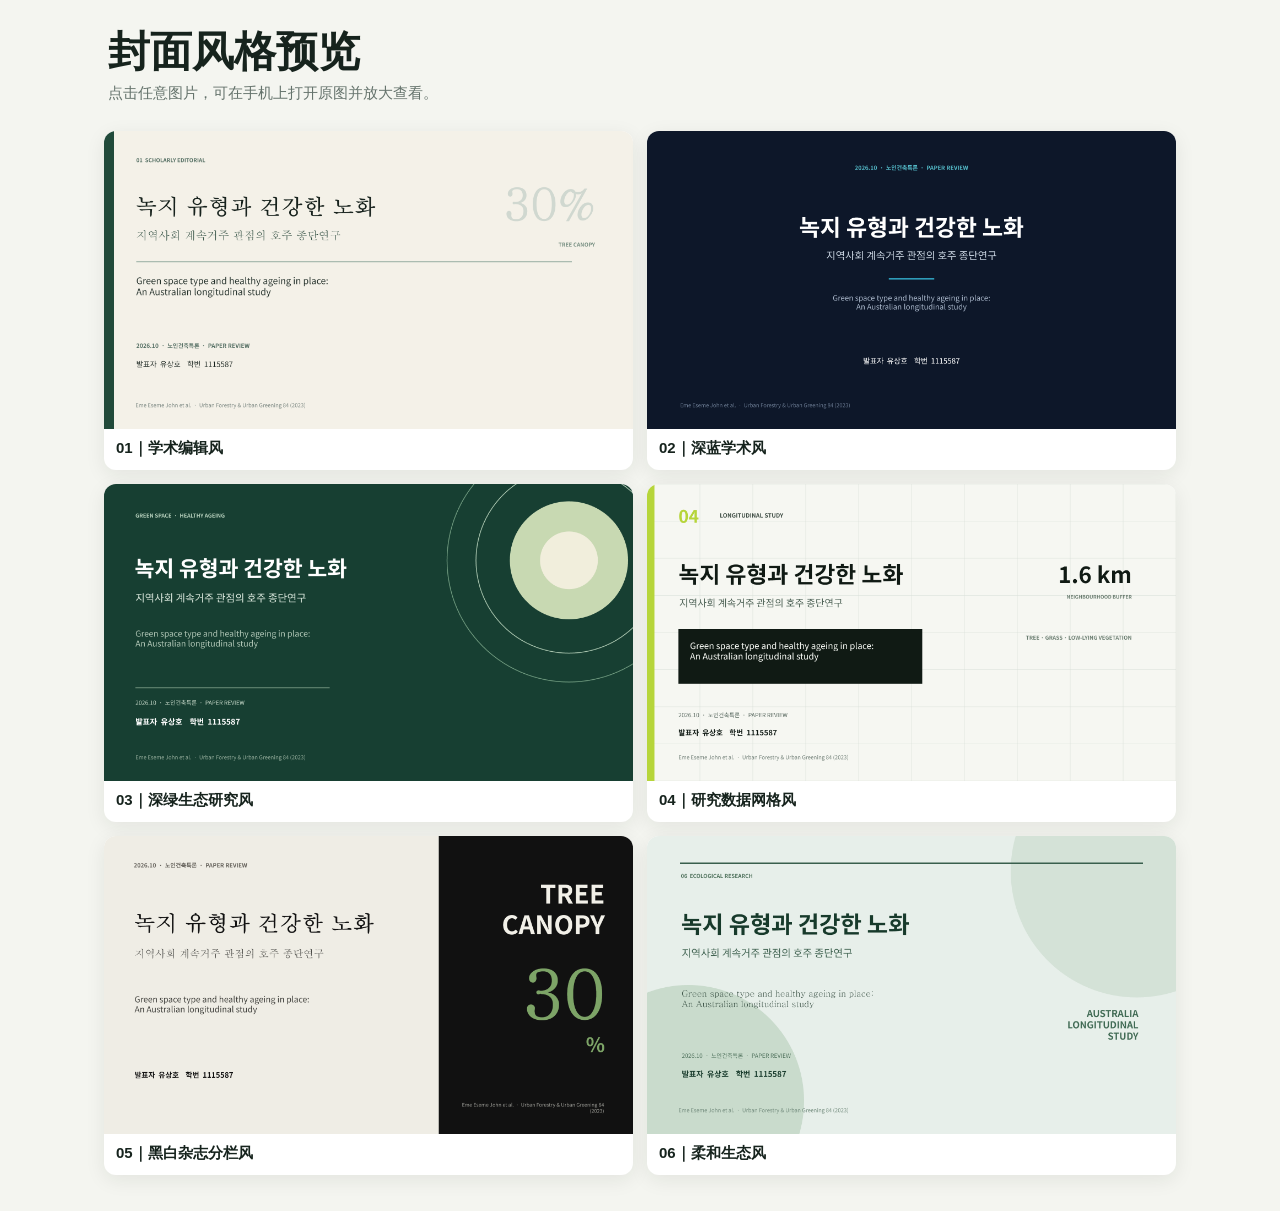
<file: green-ageing-covers/index.html>
<!doctype html>
<html lang="zh-CN">
<head>
  <meta charset="utf-8">
  <meta name="viewport" content="width=device-width, initial-scale=1, viewport-fit=cover">
  <title>健康老龄化论文｜封面方案</title>
  <style>
    :root { color-scheme: light; --ink:#16231d; --muted:#65736c; --paper:#f4f5f0; }
    * { box-sizing: border-box; }
    body { margin:0; background:var(--paper); color:var(--ink); font-family:-apple-system,BlinkMacSystemFont,"Noto Sans SC","Noto Sans KR",sans-serif; }
    header { padding:28px 18px 16px; max-width:1100px; margin:auto; }
    h1 { margin:0 0 8px; font-size:clamp(24px,6vw,42px); line-height:1.15; }
    p { margin:0; color:var(--muted); font-size:15px; }
    main { display:grid; grid-template-columns:repeat(2,minmax(0,1fr)); gap:14px; max-width:1100px; margin:auto; padding:12px 14px 36px; }
    figure { margin:0; background:#fff; border-radius:12px; overflow:hidden; box-shadow:0 5px 20px rgba(22,35,29,.08); }
    a { display:block; color:inherit; text-decoration:none; }
    img { display:block; width:100%; height:auto; background:#ddd; }
    figcaption { padding:10px 12px 12px; font-size:15px; font-weight:700; }
    @media (max-width:720px) { main { grid-template-columns:1fr; gap:18px; } header { padding-top:22px; } figure { border-radius:10px; } }
  </style>
</head>
<body>
  <header>
    <h1>封面风格预览</h1>
    <p>点击任意图片，可在手机上打开原图并放大查看。</p>
  </header>
  <main>
    <figure><a href="cover-01.png"><img src="cover-01.png" alt="封面方案 1"></a><figcaption>01｜学术编辑风</figcaption></figure>
    <figure><a href="cover-02.png"><img src="cover-02.png" alt="封面方案 2"></a><figcaption>02｜深蓝学术风</figcaption></figure>
    <figure><a href="cover-03.png"><img src="cover-03.png" alt="封面方案 3"></a><figcaption>03｜深绿生态研究风</figcaption></figure>
    <figure><a href="cover-04.png"><img src="cover-04.png" alt="封面方案 4"></a><figcaption>04｜研究数据网格风</figcaption></figure>
    <figure><a href="cover-05.png"><img src="cover-05.png" alt="封面方案 5"></a><figcaption>05｜黑白杂志分栏风</figcaption></figure>
    <figure><a href="cover-06.png"><img src="cover-06.png" alt="封面方案 6"></a><figcaption>06｜柔和生态风</figcaption></figure>
  </main>
</body>
</html>
</file>
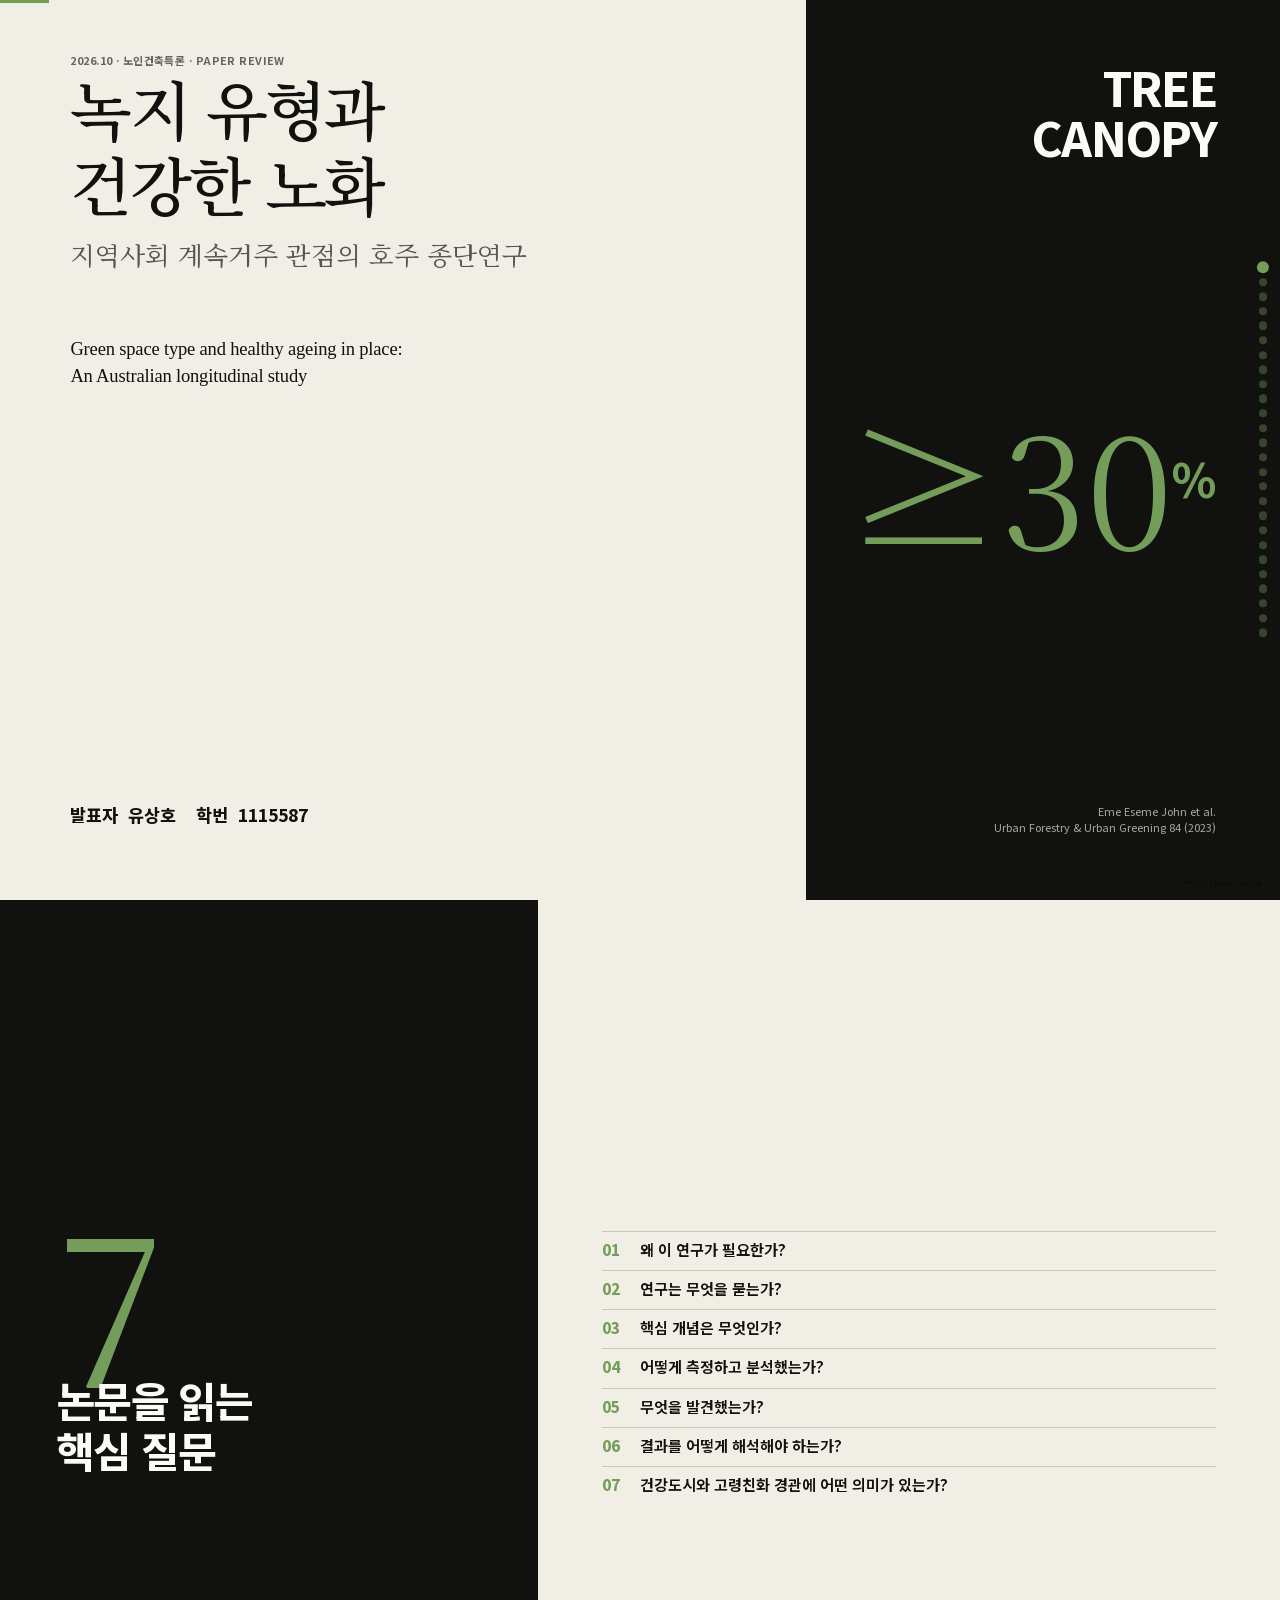
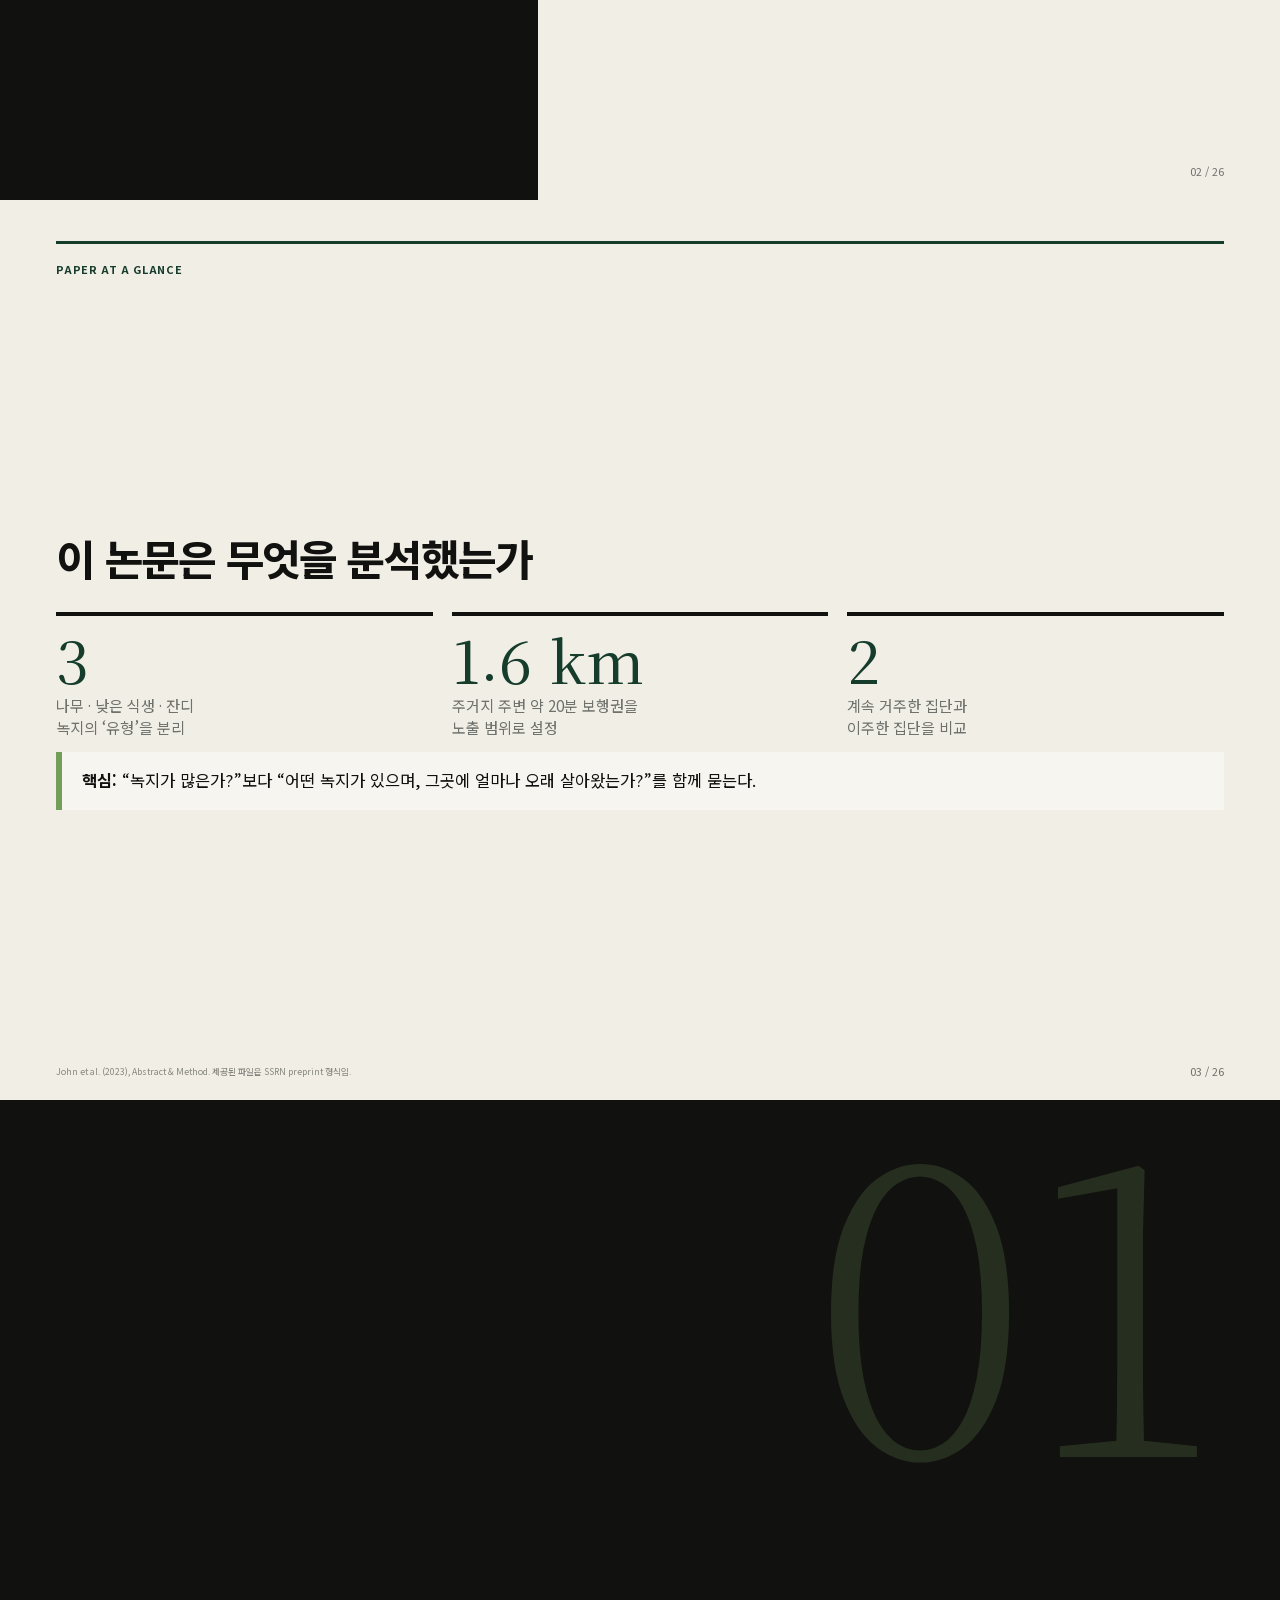
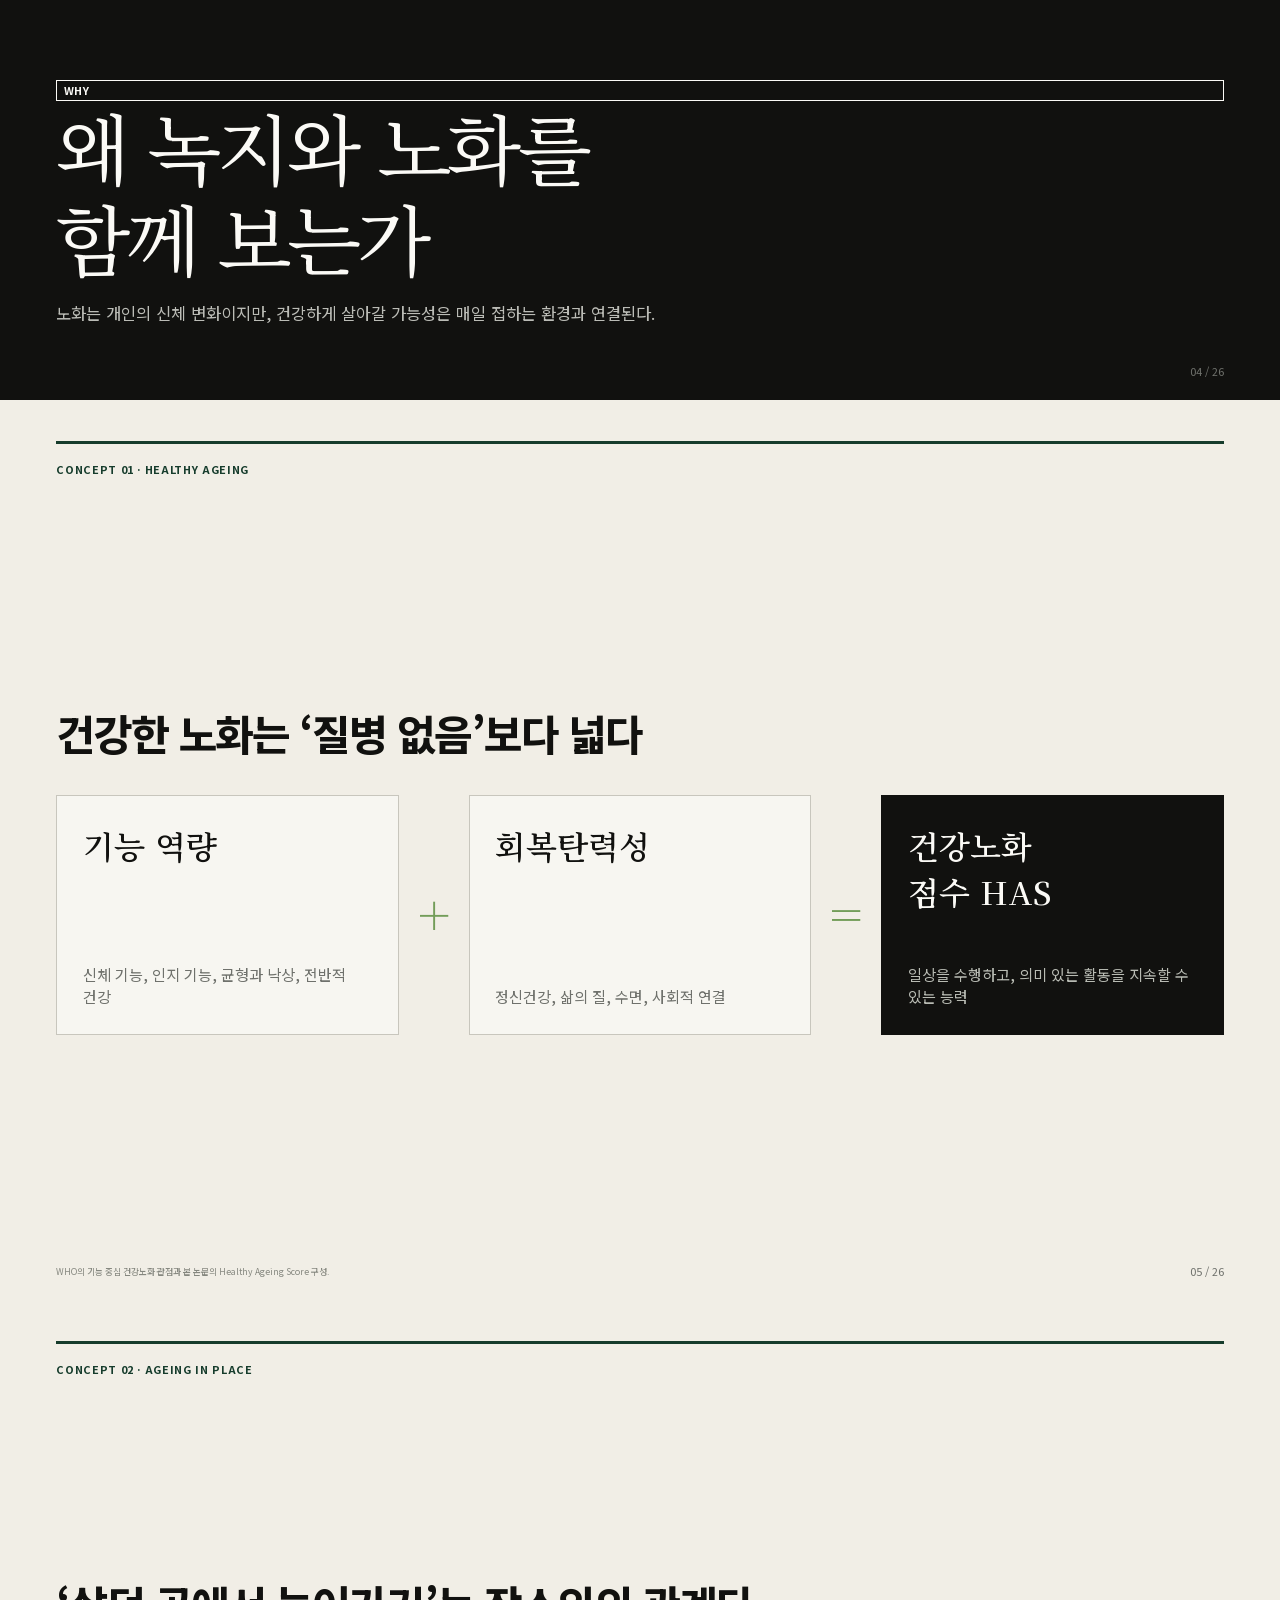
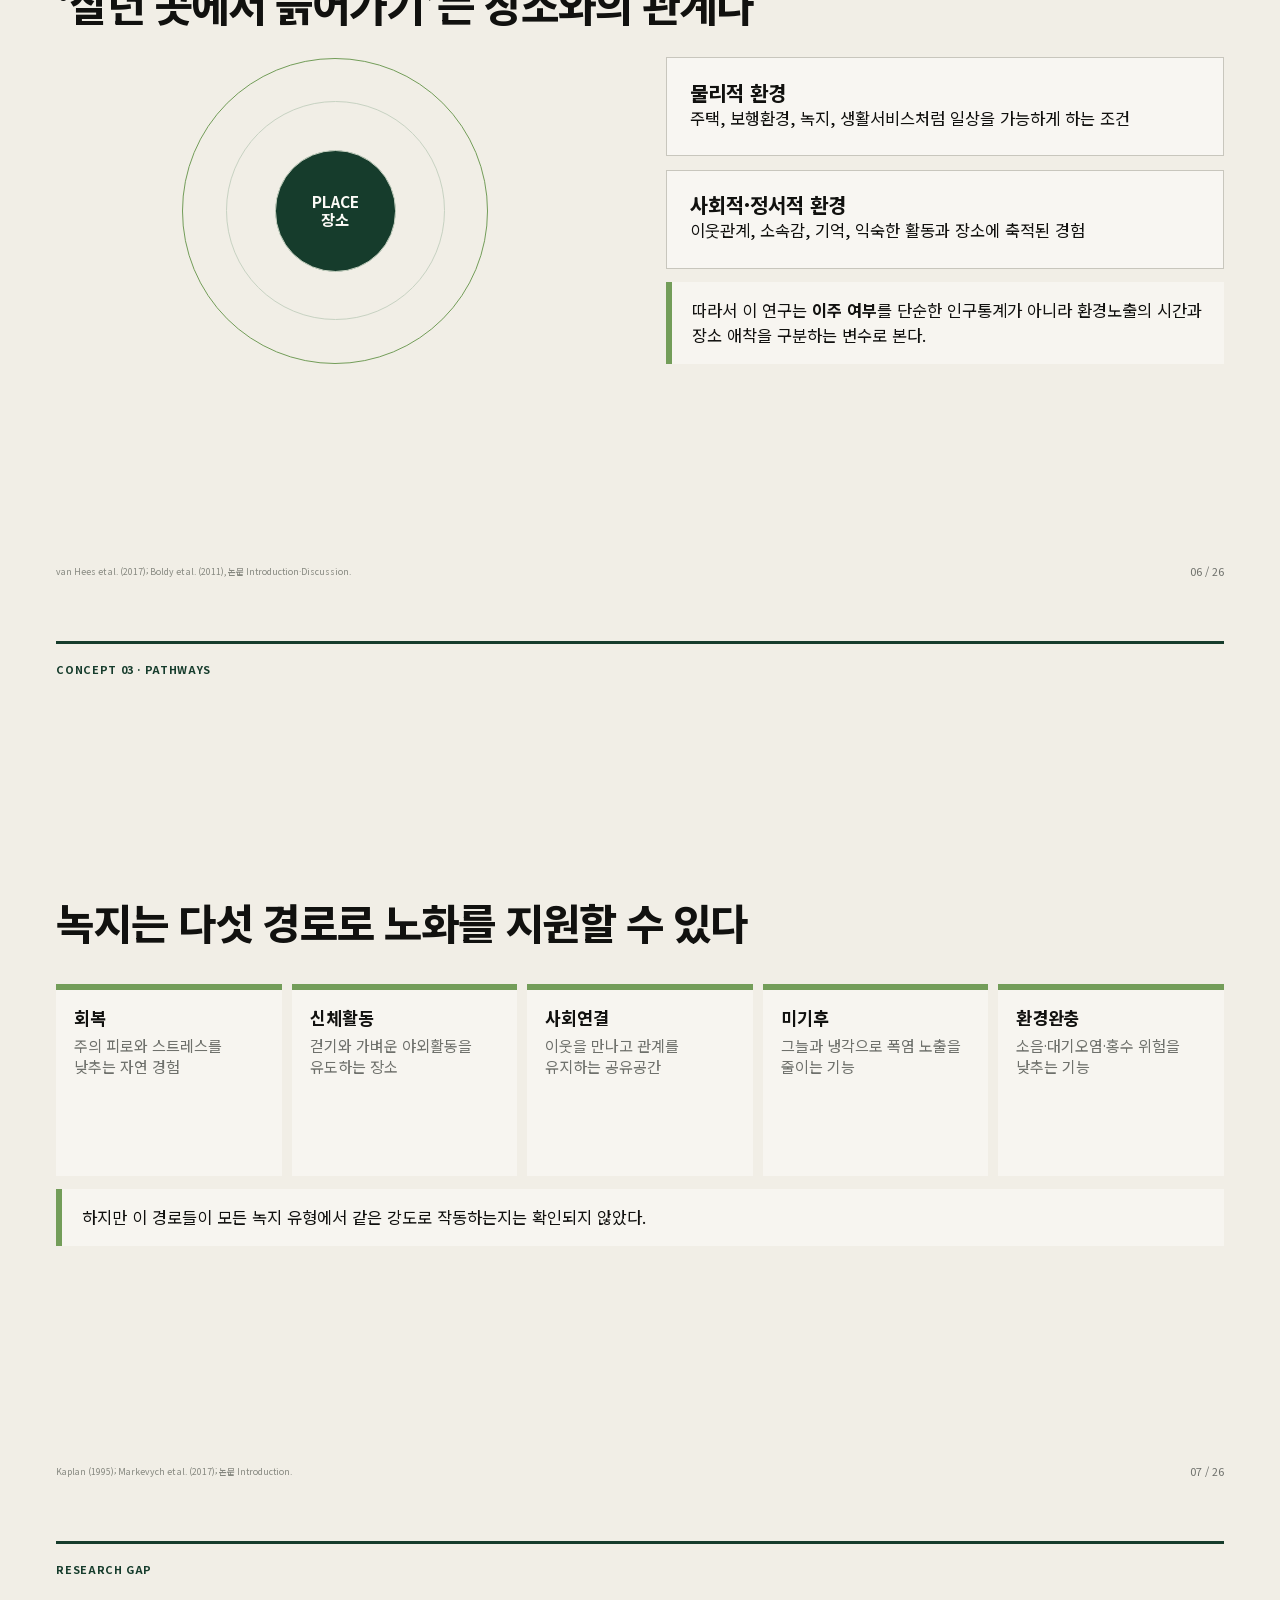
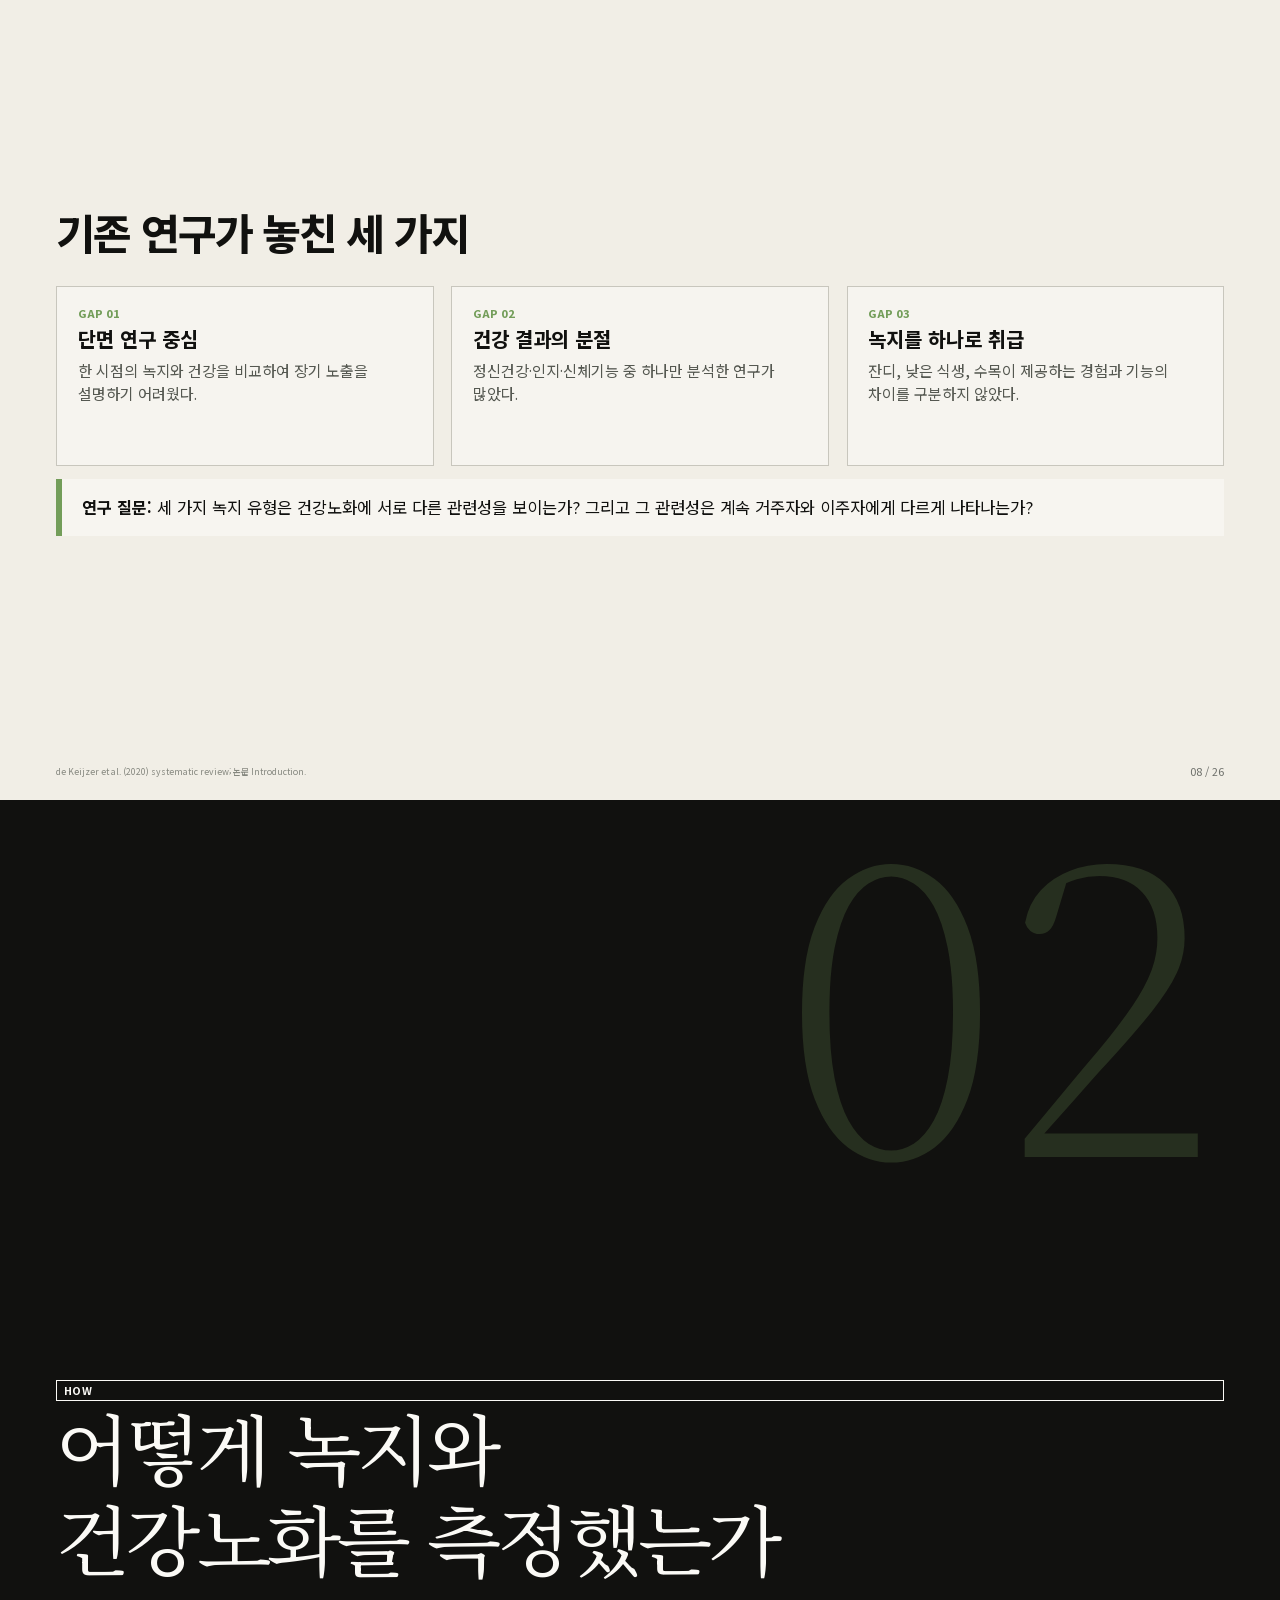
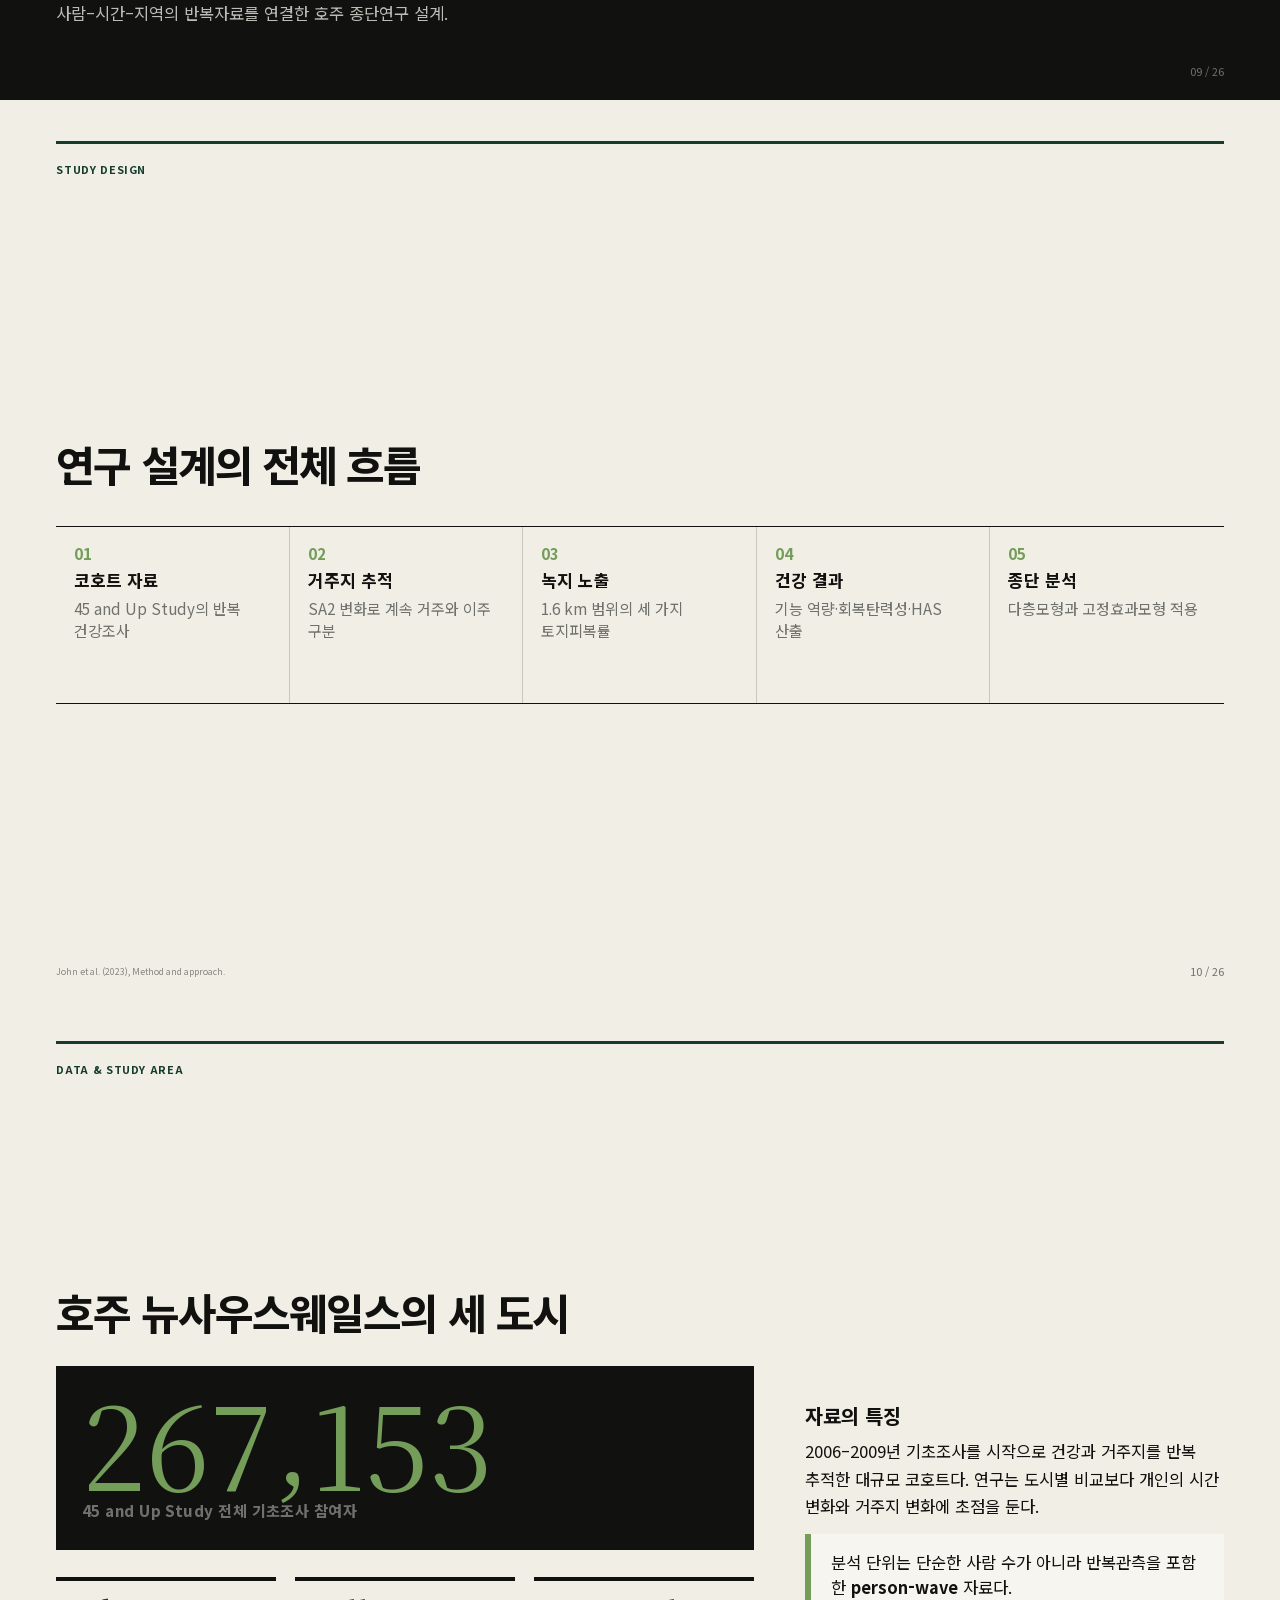
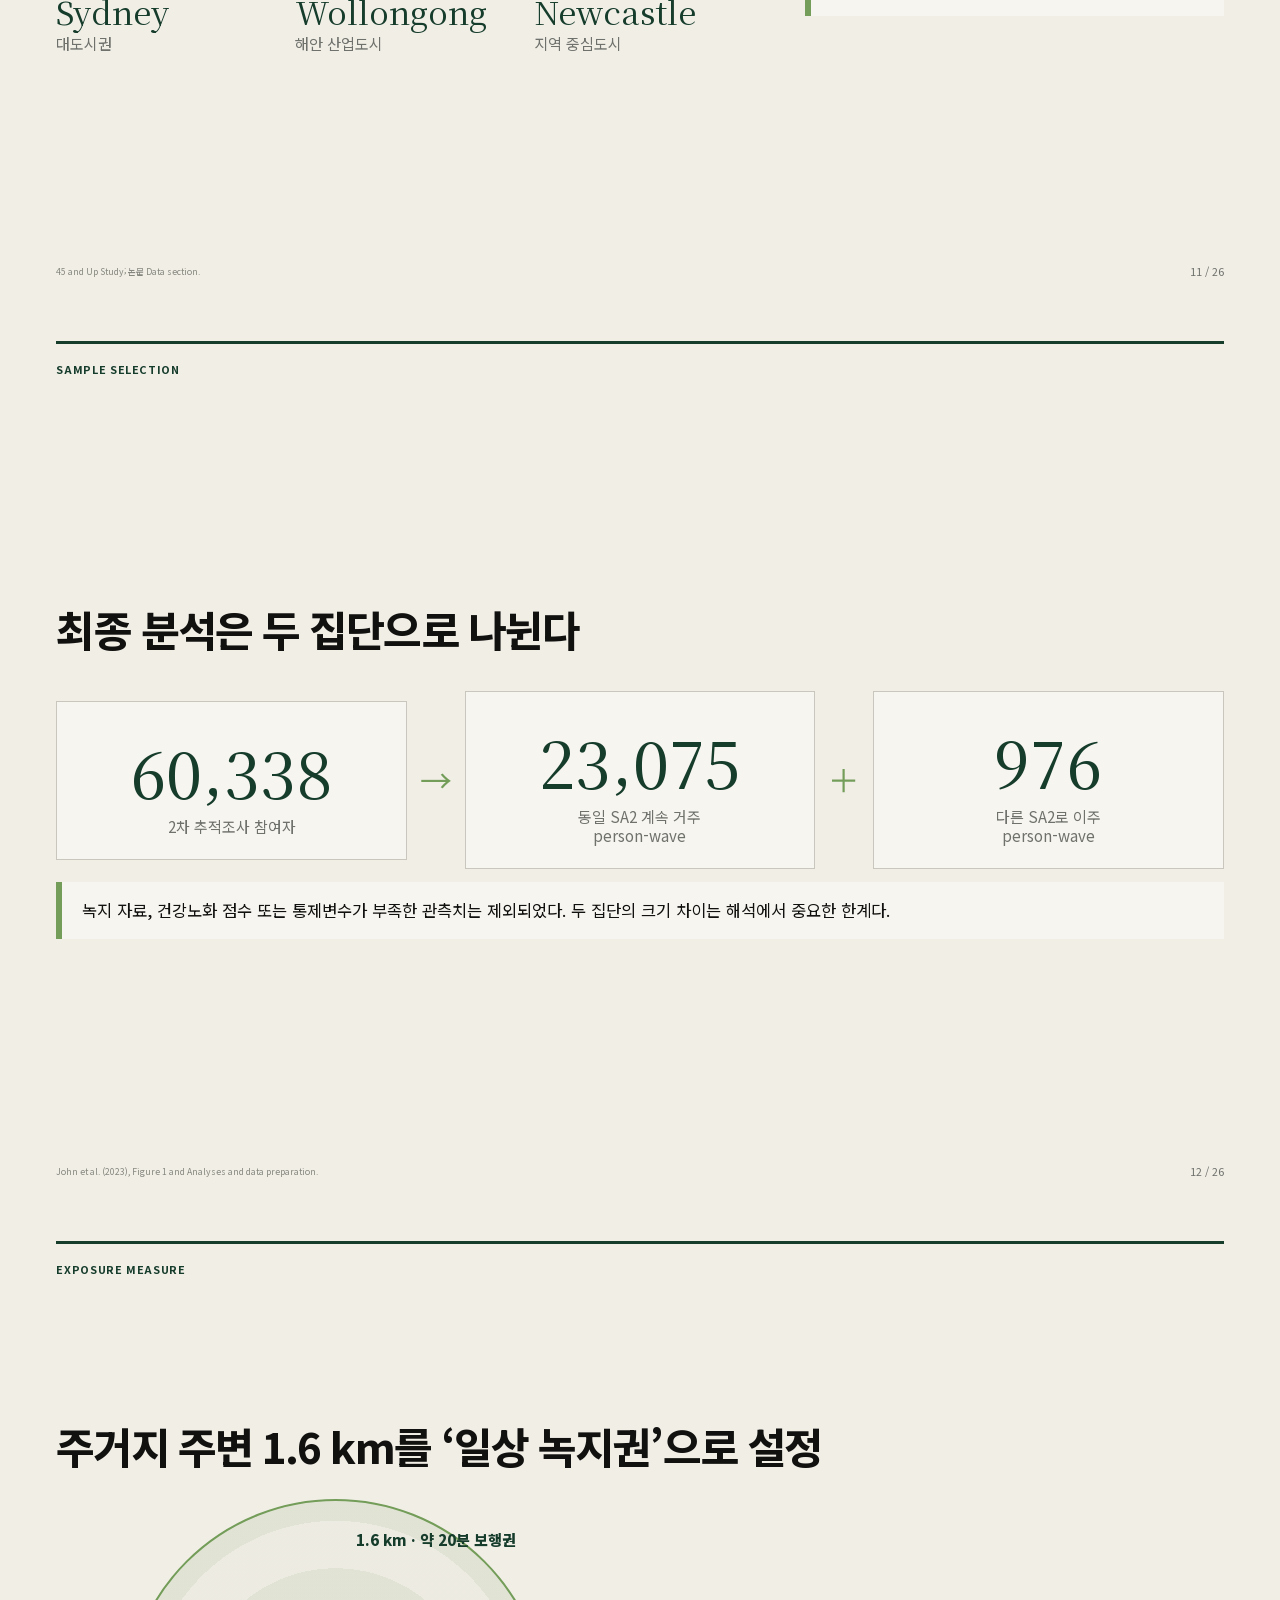
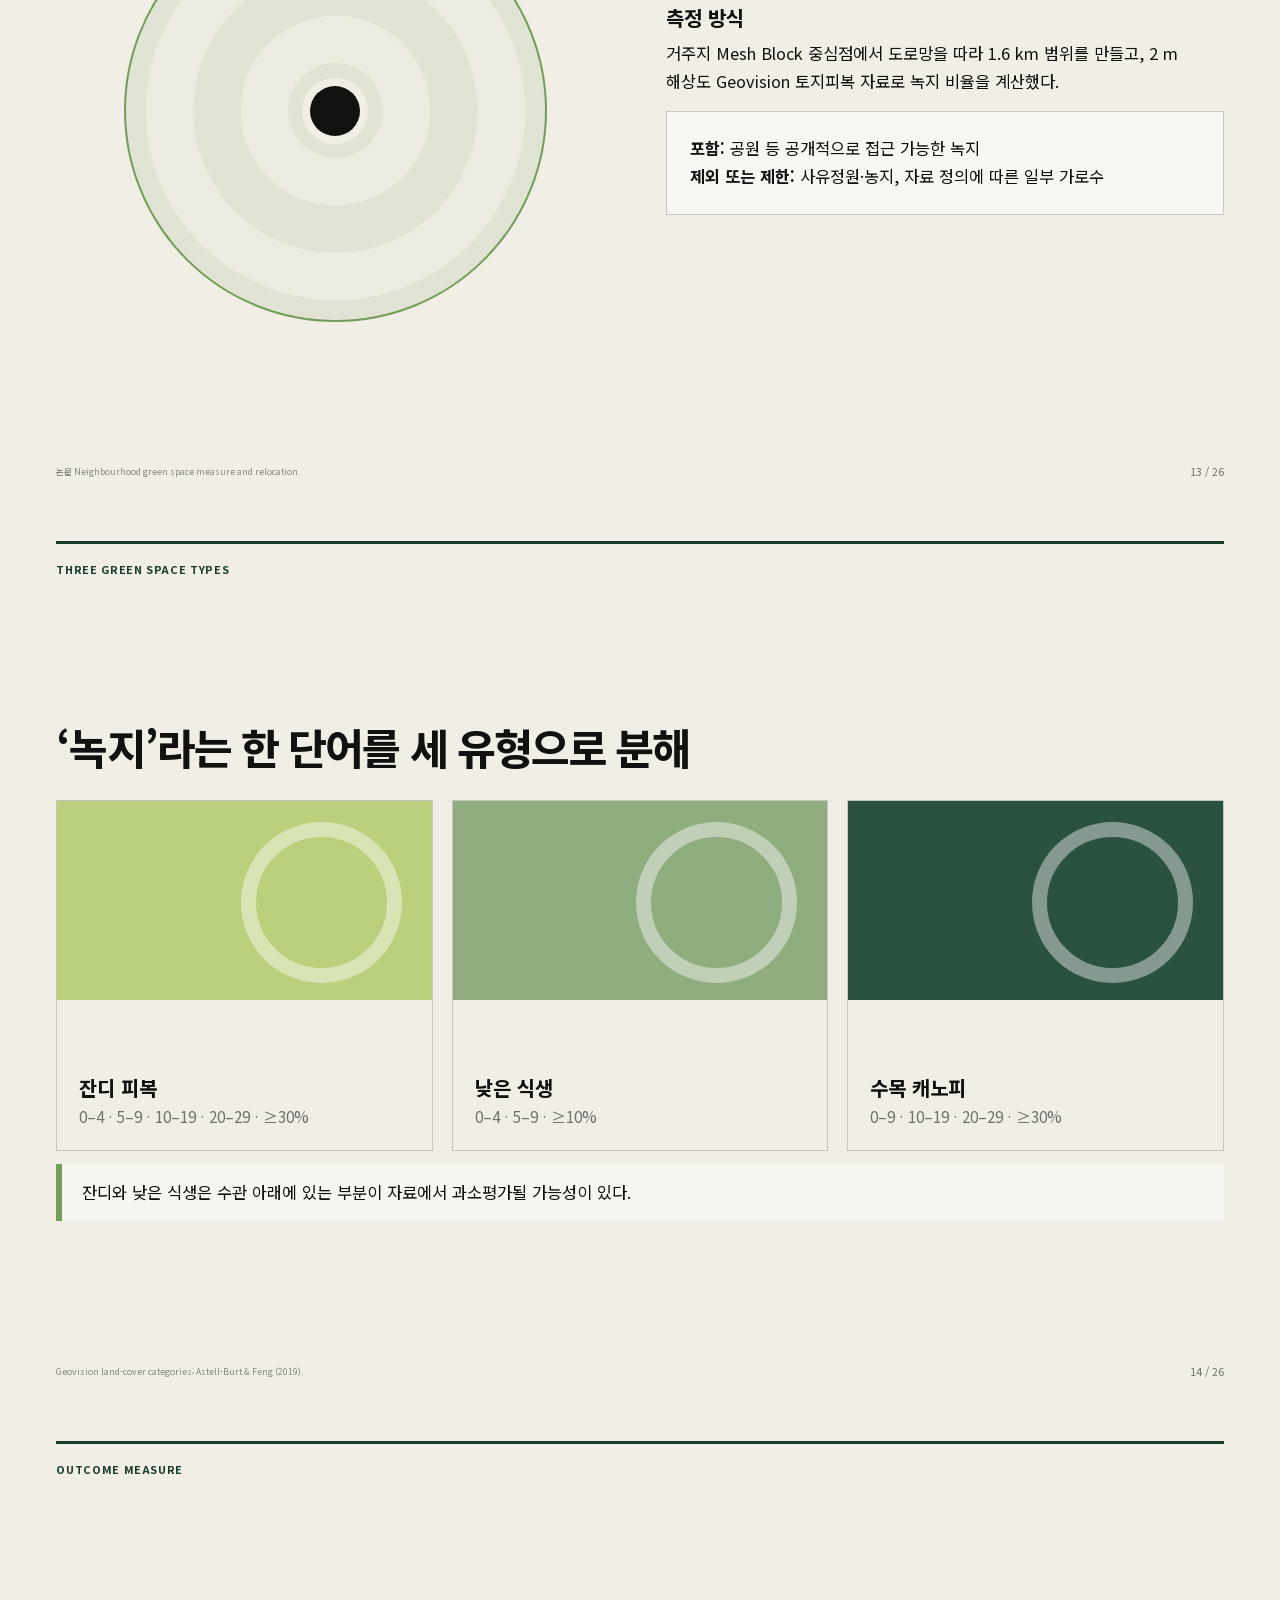
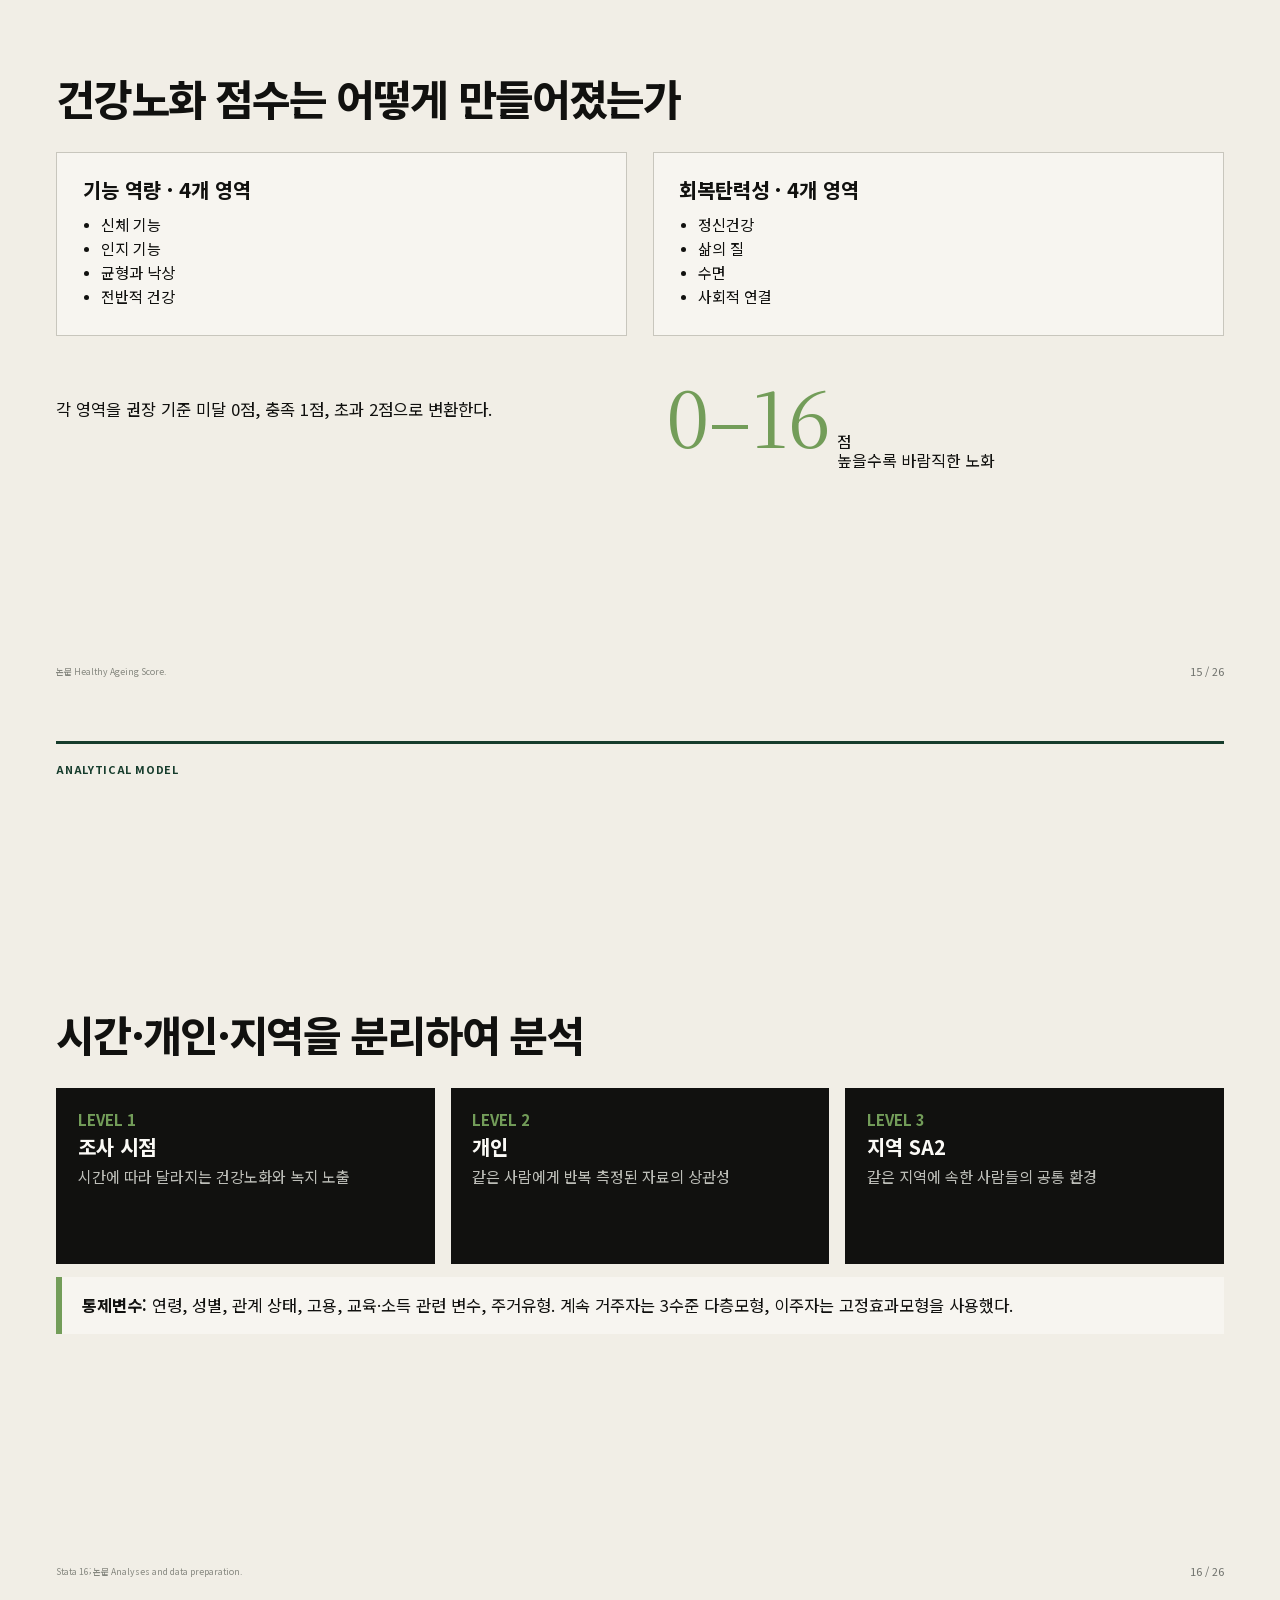
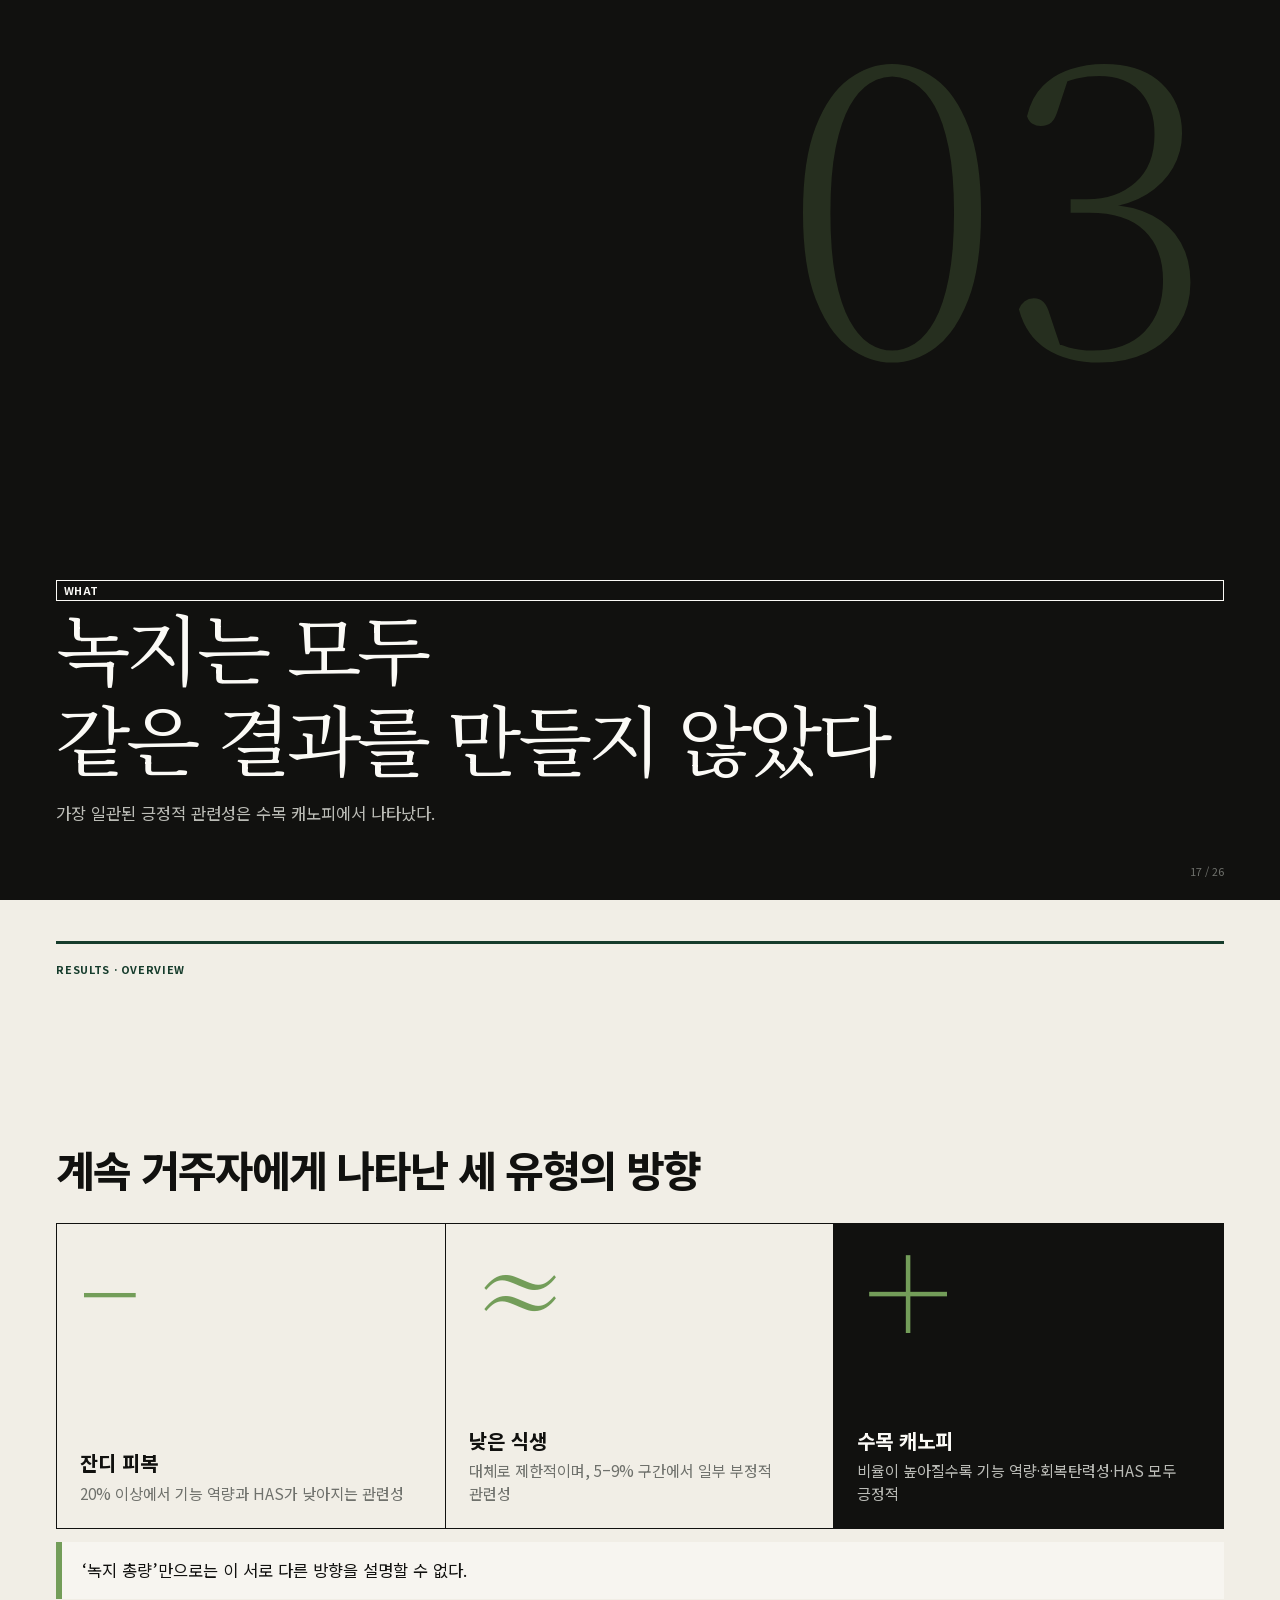
<file: green-ageing-study/index.html>
<!doctype html>
<html lang="ko">
<head>
  <meta charset="utf-8">
  <meta name="viewport" content="width=device-width, initial-scale=1, viewport-fit=cover">
  <meta name="theme-color" content="#11110f">
  <title>녹지 유형과 건강한 노화｜유상호</title>
  <style>
    /* === LOCAL KOREAN FONTS === */
    @font-face{font-family:"Noto Sans KR";src:url("assets/fonts/NotoSansKR-VF.ttf") format("truetype");font-weight:100 900;font-style:normal;font-display:swap}
    @font-face{font-family:"Noto Serif KR";src:url("assets/fonts/NotoSerifKR-VF.ttf") format("truetype");font-weight:100 900;font-style:normal;font-display:swap}

    /* === DESIGN TOKENS === */
    :root{
      --paper:#f1eee6;--paper-2:#e7e8df;--ink:#11110f;--green:#739d59;--forest:#163c2c;
      --sage:#c7d2c2;--line:#c8c6bd;--muted:#6f716c;--white:#fbfaf6;
      --font-display:"Noto Serif KR","Batang",serif;--font-body:"Noto Sans KR","Malgun Gothic",sans-serif;
      --title-size:clamp(2rem,5vw,4.7rem);--h2-size:clamp(1.45rem,3.3vw,3rem);--h3-size:clamp(.95rem,1.55vw,1.4rem);
      --body-size:clamp(.78rem,1.28vw,1.12rem);--content-small:clamp(.76rem,1.18vw,1.02rem);--small-size:clamp(.58rem,.85vw,.8rem);
      --slide-padding:clamp(1.2rem,4.4vw,4.7rem);--content-gap:clamp(.65rem,2vw,2rem);--element-gap:clamp(.3rem,1vw,1rem);
      --ease:cubic-bezier(.16,1,.3,1);--duration:.62s;
    }
    *{box-sizing:border-box}
    html{scroll-snap-type:y mandatory;scroll-behavior:smooth;background:var(--ink)}
    body{margin:0;font-family:var(--font-body);background:var(--ink);color:var(--ink);overflow-x:hidden}
    body,button{font-family:var(--font-body)}
    .slide{position:relative;width:100vw;height:100vh;height:100dvh;overflow:hidden;scroll-snap-align:start;scroll-snap-stop:always;background:var(--paper)}
    .slide-content{width:100%;height:100%;display:flex;flex-direction:column;justify-content:center;max-height:100%;overflow:hidden;padding:var(--slide-padding)}
    .card,.container,.content-box{max-width:min(90vw,1000px);max-height:min(80vh,700px)}
    img,.image-container{max-width:100%;max-height:min(50vh,400px);object-fit:contain}
    .grid{display:grid;grid-template-columns:repeat(auto-fit,minmax(min(100%,250px),1fr));gap:clamp(.5rem,1.5vw,1rem)}
    .bullet-list{display:flex;flex-direction:column;gap:clamp(.4rem,1vh,1rem)}
    .bullet-list li{font-size:var(--body-size);line-height:1.55}
    h1,h2,h3,p{margin:0} h1,h2,h3{word-break:keep-all;line-height:1.18} p,li,td,th{word-break:keep-all;overflow-wrap:normal}
    h1{font-family:var(--font-display);font-size:var(--title-size);font-weight:520;letter-spacing:-.045em}
    h2{font-size:var(--h2-size);font-weight:760;letter-spacing:-.045em}
    h3{font-size:var(--h3-size);font-weight:730}
    p{font-size:var(--body-size);line-height:1.68}
    .en{font-family:Georgia,"Times New Roman",serif;letter-spacing:-.01em}
    .mono{font-family:"Courier New",monospace;letter-spacing:.04em}

    /* === SHARED SLIDE CHROME === */
    .rule{height:clamp(2px,.3vw,5px);background:var(--forest);position:absolute;left:var(--slide-padding);right:var(--slide-padding);top:clamp(1rem,4.5vh,3rem)}
    .kicker{position:absolute;left:var(--slide-padding);top:clamp(1.55rem,7vh,4.5rem);font-size:var(--small-size);font-weight:720;color:var(--forest);letter-spacing:.06em;text-transform:uppercase}
    .folio{position:absolute;right:var(--slide-padding);bottom:clamp(.8rem,2.5vh,1.6rem);font-size:var(--small-size);color:var(--muted);font-variant-numeric:tabular-nums}
    .source{position:absolute;left:var(--slide-padding);bottom:clamp(.8rem,2.5vh,1.6rem);max-width:68vw;font-size:clamp(.5rem,.68vw,.67rem);line-height:1.35;color:#85877f}
    .headline{margin-top:clamp(2rem,5vh,4.5rem);max-width:86vw}
    .headline small{display:block;font-size:var(--small-size);color:var(--green);letter-spacing:.08em;margin-bottom:clamp(.45rem,1vh,.9rem)}
    .accent{color:var(--green)} .muted{color:var(--muted)} .strong{font-weight:780}
    .pill{display:inline-flex;align-items:center;border:1px solid currentColor;padding:.3em .62em;font-size:var(--small-size);font-weight:700;letter-spacing:.03em}
    .keyline{height:1px;background:var(--line);width:100%}
    .takeaway{margin-top:clamp(.5rem,1.4vh,1rem);padding:clamp(.65rem,1.5vw,1rem) clamp(.8rem,1.8vw,1.25rem);border-left:clamp(4px,.5vw,7px) solid var(--green);background:rgba(255,255,255,.4);font-size:var(--body-size);line-height:1.55}

    /* === ANIMATION === */
    .reveal{opacity:0;transform:translateY(clamp(10px,2vh,26px));transition:opacity var(--duration) var(--ease),transform var(--duration) var(--ease)}
    .visible .reveal{opacity:1;transform:none}.reveal:nth-child(2){transition-delay:.07s}.reveal:nth-child(3){transition-delay:.14s}.reveal:nth-child(4){transition-delay:.21s}.reveal:nth-child(5){transition-delay:.28s}

    /* === COVER: SELECTED OPTION 05 === */
    .cover{display:grid;grid-template-columns:63% 37%;background:var(--paper)}
    .cover-left{position:relative;padding:clamp(2rem,5.5vw,5.6rem);display:flex;flex-direction:column;justify-content:center}
    .cover-meta{position:absolute;top:clamp(1.5rem,6vh,4rem);font-size:var(--small-size);font-weight:700;color:#65655f;letter-spacing:.04em}
    .cover h1{max-width:92%;font-size:clamp(2.1rem,5vw,5.1rem)}
    .cover-sub{font-family:var(--font-display);margin-top:clamp(.6rem,1.6vh,1.3rem);font-size:clamp(1rem,2vw,1.85rem);color:#55564f;line-height:1.45}
    .cover-en{margin-top:clamp(2.2rem,7vh,5rem);font-size:clamp(.75rem,1.45vw,1.25rem);line-height:1.45;max-width:78%}
    .presenter{margin-top:auto;font-size:clamp(.8rem,1.35vw,1.2rem);font-weight:760}
    .cover-right{background:var(--ink);color:var(--white);position:relative;padding:clamp(2rem,5vw,5rem);display:flex;flex-direction:column;align-items:flex-end;text-align:right}
    .cover-right .label{font-size:clamp(1.5rem,3.7vw,3.8rem);line-height:1.05;font-weight:780;letter-spacing:-.035em}
    .cover-right .stat{margin-top:auto;color:var(--green);font-family:var(--font-display);font-size:clamp(5rem,12vw,12rem);line-height:.8;font-weight:370}
    .cover-right .stat sup{font-family:var(--font-body);font-size:.3em;font-weight:800}
    .cover-right .citation{margin-top:auto;font-size:var(--small-size);line-height:1.45;color:#aaa9a3;max-width:94%}

    /* === INDEX === */
    .agenda{display:grid;grid-template-columns:42% 58%}
    .agenda-left{background:var(--ink);color:var(--white);padding:var(--slide-padding);display:flex;flex-direction:column;justify-content:center}
    .agenda-left b{font-family:var(--font-display);font-size:clamp(5rem,16vw,14rem);font-weight:300;line-height:.75;color:var(--green)}
    .agenda-right{padding:clamp(2rem,5vw,5rem);display:flex;flex-direction:column;justify-content:center}
    .question-list{margin-top:clamp(1rem,3vh,2rem);display:grid;gap:clamp(.35rem,1vh,.8rem)}
    .question{display:grid;grid-template-columns:clamp(1.6rem,3vw,2.8rem) 1fr;align-items:baseline;border-top:1px solid var(--line);padding-top:clamp(.35rem,.9vh,.75rem)}
    .question span{font-size:var(--content-small);color:var(--green);font-weight:800}.question p{font-size:var(--content-small);line-height:1.4;font-weight:620}

    /* === GENERAL LAYOUTS === */
    .two-col{display:grid;grid-template-columns:minmax(0,1fr) minmax(0,1fr);gap:clamp(1rem,4vw,4rem);align-items:center;margin-top:clamp(1.1rem,3vh,2.5rem)}
    .two-col.wide-left{grid-template-columns:1.25fr .75fr}.two-col.wide-right{grid-template-columns:.8fr 1.2fr}
    .paper-box{background:rgba(255,255,255,.46);border:1px solid var(--line);padding:clamp(.75rem,1.8vw,1.5rem)}
    .ink-box{background:var(--ink);color:var(--white);padding:clamp(.85rem,2vw,1.7rem)}
    .number{font-family:var(--font-display);font-size:clamp(3.2rem,9vw,8.5rem);line-height:.86;color:var(--green);font-weight:350}
    .number-label{font-size:var(--content-small);font-weight:760;color:var(--muted);margin-top:.55rem;letter-spacing:.03em}
    .stat-row{display:grid;grid-template-columns:repeat(3,1fr);gap:clamp(.55rem,1.5vw,1.3rem);margin-top:clamp(1rem,3vh,2.4rem)}
    .stat-card{border-top:clamp(3px,.35vw,5px) solid var(--ink);padding-top:clamp(.55rem,1.5vh,1rem)}
    .stat-card b{display:block;font-family:var(--font-display);font-size:clamp(2rem,4.6vw,4.5rem);font-weight:410;line-height:1;color:var(--forest)}
    .stat-card span{display:block;font-size:var(--content-small);line-height:1.45;margin-top:.45rem;color:var(--muted)}
    .cards-3{display:grid;grid-template-columns:repeat(3,1fr);gap:clamp(.55rem,1.4vw,1.2rem);margin-top:clamp(1rem,3vh,2.2rem)}
    .mini-card{border:1px solid var(--line);padding:clamp(.75rem,1.6vw,1.35rem);background:rgba(255,255,255,.35);min-height:clamp(7rem,20vh,12rem)}
    .mini-card .idx{font-size:var(--small-size);font-weight:800;color:var(--green)}
    .mini-card h3{margin-top:.45rem}.mini-card p{margin-top:.55rem;font-size:var(--content-small);line-height:1.52;color:#555851}

    /* === SECTION DIVIDERS === */
    .divider{background:var(--ink);color:var(--white)}
    .divider .slide-content{justify-content:flex-end;padding-bottom:clamp(2.4rem,8vh,6.5rem)}
    .divider .ghost{position:absolute;right:clamp(1rem,5vw,5rem);top:clamp(1rem,3vh,2rem);font-family:var(--font-display);font-size:clamp(9rem,31vw,28rem);line-height:.8;color:rgba(115,157,89,.22);font-weight:250}
    .divider h2{font-family:var(--font-display);font-size:clamp(2.4rem,6vw,6rem);font-weight:420;max-width:76%;letter-spacing:-.05em}
    .divider p{margin-top:clamp(.8rem,2vh,1.4rem);max-width:60%;color:#bbbcb6}

    /* === CONCEPT DIAGRAMS === */
    .formula{display:grid;grid-template-columns:1fr auto 1fr auto 1fr;align-items:center;gap:clamp(.35rem,1.3vw,1rem);margin-top:clamp(1.4rem,4vh,3.5rem)}
    .formula-box{min-height:clamp(8rem,27vh,15rem);padding:clamp(.8rem,2vw,1.7rem);display:flex;flex-direction:column;justify-content:space-between;border:1px solid var(--line);background:rgba(255,255,255,.42)}
    .formula-box.dark{background:var(--ink);color:var(--white);border-color:var(--ink)}
    .formula-box strong{font-family:var(--font-display);font-size:clamp(1.2rem,2.5vw,2.3rem);font-weight:550}.formula-box p{font-size:var(--content-small);line-height:1.5;color:var(--muted)}.formula-box.dark p{color:#b8bbb3}
    .op{font-size:clamp(1.3rem,3vw,2.5rem);color:var(--green);font-weight:300}
    .pathways{display:grid;grid-template-columns:repeat(5,1fr);gap:clamp(.35rem,.8vw,.75rem);margin-top:clamp(1.2rem,4vh,3rem)}
    .path{position:relative;padding:clamp(.65rem,1.4vw,1.2rem);border-top:clamp(4px,.5vw,7px) solid var(--green);background:rgba(255,255,255,.4);min-height:clamp(7rem,22vh,12rem)}
    .path b{font-size:clamp(.88rem,1.35vw,1.18rem)}.path p{font-size:var(--content-small);margin-top:.45rem;line-height:1.45;color:var(--muted)}
    .place-ring{width:min(34vh,25vw);aspect-ratio:1;border:1px solid var(--green);border-radius:50%;display:grid;place-items:center;position:relative;margin:auto}
    .place-ring:before,.place-ring:after{content:"";position:absolute;border:1px solid var(--sage);border-radius:50%}.place-ring:before{inset:14%}.place-ring:after{inset:30%;background:var(--forest)}
    .place-ring strong{position:relative;z-index:1;color:var(--white);font-size:clamp(.7rem,1.2vw,1rem);text-align:center}

    /* === METHODS === */
    .flow{display:grid;grid-template-columns:repeat(5,1fr);margin-top:clamp(1.2rem,4vh,3.2rem);border-top:1px solid var(--ink);border-bottom:1px solid var(--ink)}
    .flow-item{padding:clamp(.65rem,1.4vw,1.25rem);border-right:1px solid var(--line);min-height:clamp(7rem,21vh,11rem)}.flow-item:last-child{border-right:0}
    .flow-item b{display:block;color:var(--green);font-size:var(--content-small)}.flow-item h3{margin-top:.45rem;font-size:clamp(.86rem,1.32vw,1.18rem)}.flow-item p{margin-top:.45rem;font-size:var(--content-small);line-height:1.46;color:var(--muted)}
    .sample-flow{display:grid;grid-template-columns:1fr auto 1fr auto 1fr;gap:clamp(.4rem,1vw,.8rem);align-items:center;margin-top:clamp(1.2rem,4vh,3rem)}
    .sample-node{border:1px solid var(--line);padding:clamp(.75rem,1.8vw,1.5rem);text-align:center;background:rgba(255,255,255,.4)}
    .sample-node b{display:block;font-family:var(--font-display);font-size:clamp(2rem,5vw,4.5rem);font-weight:420;color:var(--forest)}.sample-node span{font-size:var(--content-small);color:var(--muted)}
    .arrow{font-size:clamp(1.2rem,2.5vw,2.2rem);color:var(--green)}
    .buffer{position:relative;width:min(47vh,36vw);aspect-ratio:1;margin:auto;border-radius:50%;background:repeating-radial-gradient(circle,rgba(115,157,89,.13) 0 16%,rgba(115,157,89,.03) 16% 32%);border:2px solid var(--green);display:grid;place-items:center}
    .buffer:before{content:"";width:12%;aspect-ratio:1;border-radius:50%;background:var(--ink);box-shadow:0 0 0 8px var(--paper)}.buffer-label{position:absolute;top:7%;right:7%;font-size:var(--content-small);font-weight:800;color:var(--forest)}
    .type-grid{display:grid;grid-template-columns:repeat(3,1fr);gap:clamp(.6rem,1.5vw,1.25rem);margin-top:clamp(1rem,3vh,2.4rem)}
    .type-card{position:relative;min-height:clamp(12rem,39vh,22rem);padding:clamp(.8rem,1.7vw,1.5rem);display:flex;flex-direction:column;justify-content:flex-end;overflow:hidden;border:1px solid var(--line)}
    .type-card:before{content:"";position:absolute;inset:0 0 43% 0;background:var(--tone);opacity:.95}.type-card:nth-child(1){--tone:#b9cf78}.type-card:nth-child(2){--tone:#8caa7b}.type-card:nth-child(3){--tone:#214936}
    .type-card .pattern{position:absolute;inset:6% 8% auto auto;width:43%;aspect-ratio:1;border-radius:50%;border:clamp(8px,1.2vw,18px) solid rgba(255,255,255,.42)}
    .type-card h3,.type-card p{position:relative}.type-card p{font-size:var(--content-small);line-height:1.48;color:var(--muted);margin-top:.4rem}
    .score-grid{display:grid;grid-template-columns:1fr 1fr;gap:clamp(.8rem,2vw,1.8rem);margin-top:clamp(1rem,3vh,2rem)}
    .score-panel{padding:clamp(.8rem,2vw,1.6rem);border:1px solid var(--line);background:rgba(255,255,255,.4)}
    .score-panel ul{margin:.65rem 0 0;padding-left:1.2em;font-size:var(--content-small);line-height:1.6}.score-total{display:flex;align-items:baseline;gap:.4rem;margin-top:.65rem}.score-total b{font-family:var(--font-display);font-size:clamp(2.5rem,6vw,5.5rem);font-weight:370;color:var(--green)}
    .model-stack{display:grid;grid-template-columns:repeat(3,1fr);gap:clamp(.5rem,1.3vw,1rem);margin-top:clamp(1rem,3vh,2rem)}
    .model-level{padding:clamp(.8rem,1.7vw,1.35rem);background:var(--ink);color:var(--white);min-height:clamp(7rem,21vh,11rem)}.model-level b{font-size:var(--content-small);color:var(--green)}.model-level h3{margin-top:.45rem}.model-level p{margin-top:.45rem;color:#bdbeb8;font-size:var(--content-small);line-height:1.48}

    /* === RESULTS === */
    .result-band{display:grid;grid-template-columns:repeat(3,1fr);margin-top:clamp(1rem,3vh,2.2rem);border:1px solid var(--ink)}
    .result-cell{padding:clamp(.8rem,1.8vw,1.5rem);min-height:clamp(11rem,35vh,19rem);border-right:1px solid var(--ink);display:flex;flex-direction:column}.result-cell:last-child{border-right:0}.result-cell.best{background:var(--ink);color:var(--white)}
    .result-cell .sign{font-family:var(--font-display);font-size:clamp(3.5rem,8vw,7rem);line-height:.8;color:var(--green)}.result-cell h3{margin-top:auto}.result-cell p{font-size:var(--content-small);line-height:1.48;margin-top:.45rem;color:var(--muted)}.result-cell.best p{color:#bbbcb7}
    .bar-chart{margin-top:clamp(1rem,3vh,2rem);display:grid;gap:clamp(.55rem,1.4vh,1rem)}
    .bar-row{display:grid;grid-template-columns:clamp(4.2rem,9vw,8rem) 1fr clamp(2.8rem,6vw,5rem);align-items:center;gap:clamp(.45rem,1vw,.9rem)}.bar-label{font-size:var(--content-small);font-weight:700}.bar-track{height:clamp(1.4rem,4vh,2.6rem);background:#ddddd5;position:relative}.bar{height:100%;width:calc(var(--v)*1%);background:var(--green);transform-origin:left}.bar-row:last-child .bar{background:var(--forest)}.bar-value{font-family:var(--font-display);font-size:clamp(1.1rem,2.2vw,1.9rem);font-weight:500}
    .coeffs{display:grid;grid-template-columns:repeat(3,1fr);gap:clamp(.6rem,1.5vw,1.2rem);margin-top:clamp(1rem,3vh,2.1rem)}
    .coef{padding:clamp(.8rem,1.7vw,1.5rem);background:var(--ink);color:var(--white)}.coef b{display:block;font-family:var(--font-display);font-size:clamp(2.2rem,5vw,4.6rem);font-weight:370;color:var(--green)}.coef span{font-size:var(--content-small);font-weight:750}.coef p{font-size:clamp(.7rem,1vw,.9rem);line-height:1.45;color:#b8b9b3;margin-top:.45rem}
    .neg-chart{display:grid;grid-template-columns:1fr 1fr;gap:clamp(.8rem,2vw,2rem);margin-top:clamp(1rem,3vh,2rem)}
    .neg-panel{border:1px solid var(--line);padding:clamp(.8rem,1.7vw,1.5rem)}.neg-panel h3{margin-bottom:.7rem}.neg-item{display:grid;grid-template-columns:clamp(4rem,8vw,7rem) 1fr clamp(2.4rem,5vw,4rem);align-items:center;gap:.5rem;margin:.55rem 0;font-size:var(--content-small)}.neg-panel p.muted{font-size:var(--content-small)!important}.neg-track{height:clamp(.8rem,2vh,1.25rem);background:#dddcd4;display:flex;justify-content:flex-end}.neg-bar{height:100%;width:calc(var(--v)*1%);background:#777b72}.pos-bar{height:100%;width:calc(var(--v)*1%);background:var(--green)}
    .compare{display:grid;grid-template-columns:1fr 1fr;gap:clamp(.8rem,2vw,1.8rem);margin-top:clamp(1rem,3vh,2rem)}
    .compare-side{padding:clamp(.9rem,2vw,1.7rem);border:1px solid var(--ink);min-height:clamp(12rem,38vh,21rem)}.compare-side.dark{background:var(--ink);color:var(--white)}.compare-side .big{font-family:var(--font-display);font-size:clamp(2.6rem,6.5vw,6rem);color:var(--green);line-height:.9}.compare-side ul{padding-left:1.1em;margin:.9rem 0 0;font-size:var(--content-small);line-height:1.62}.compare-side.dark li{color:#d0d1cb}

    /* === CRITIQUE / IMPLICATIONS === */
    .balance{display:grid;grid-template-columns:1fr 1fr;gap:clamp(.8rem,2vw,1.7rem);margin-top:clamp(1rem,3vh,2rem)}
    .balance-panel{padding:clamp(.8rem,1.8vw,1.5rem);border-top:clamp(5px,.6vw,8px) solid var(--green)}.balance-panel.dark{background:var(--ink);color:var(--white)}.balance-panel ul{padding-left:1.1em;margin:.7rem 0 0;font-size:var(--content-small);line-height:1.58}.balance-panel li+li{margin-top:.28rem}
    .implications{display:grid;grid-template-columns:repeat(3,1fr);gap:clamp(.6rem,1.4vw,1.1rem);margin-top:clamp(1rem,3vh,2rem)}
    .implication{padding:clamp(.85rem,1.7vw,1.45rem);background:var(--ink);color:var(--white);min-height:clamp(11rem,34vh,18rem);display:flex;flex-direction:column}.implication .n{font-family:var(--font-display);font-size:clamp(2.6rem,6vw,5.4rem);line-height:.8;color:var(--green)}.implication h3{margin-top:auto}.implication p{margin-top:.45rem;font-size:var(--content-small);line-height:1.48;color:#bdbeb8}
    .closing{background:var(--paper);display:grid;grid-template-columns:61% 39%}.closing-left{padding:var(--slide-padding);display:flex;flex-direction:column;justify-content:center}.closing-right{background:var(--ink);color:var(--white);padding:var(--slide-padding);display:flex;flex-direction:column;justify-content:center}.closing h2{font-family:var(--font-display);font-weight:430;font-size:clamp(2rem,5vw,4.8rem)}.closing-steps{margin-top:clamp(1rem,3vh,2rem);display:grid;gap:.7rem}.closing-step{display:grid;grid-template-columns:2.3rem 1fr;align-items:start;border-top:1px solid var(--line);padding-top:.55rem}.closing-step b{color:var(--green)}.closing-step p{font-size:var(--content-small);line-height:1.5}.closing-right .thanks{font-family:var(--font-display);font-size:clamp(2.8rem,7vw,6.5rem);font-weight:350;line-height:1.05}.closing-right p{margin-top:1rem;color:#babbb5}

    /* === CONTROLS === */
    .progress{position:fixed;top:0;left:0;height:3px;background:var(--green);width:0;z-index:100;transition:width .25s ease}
    .nav{position:fixed;right:clamp(.45rem,1vw,.8rem);top:50%;transform:translateY(-50%);z-index:90;display:flex;flex-direction:column;gap:clamp(4px,.7vh,8px)}
    .nav button{width:clamp(6px,.65vw,9px);height:clamp(6px,.65vw,9px);padding:0;border:0;border-radius:50%;background:rgba(115,157,89,.38);cursor:pointer}.nav button.active{background:var(--green);transform:scale(1.5)}
    .help{position:fixed;right:clamp(.7rem,1.4vw,1.2rem);bottom:clamp(.5rem,1.3vh,1rem);z-index:90;color:#777;font-size:clamp(.48rem,.64vw,.62rem);mix-blend-mode:multiply}

    /* === VIEWPORT FITTING === */
    @media(max-height:700px){:root{--slide-padding:clamp(.75rem,3vw,2rem);--content-gap:clamp(.4rem,1.5vw,1rem);--title-size:clamp(1.25rem,4.5vw,2.5rem);--h2-size:clamp(1rem,3vw,1.75rem)}.source,.help{display:none}.headline{margin-top:clamp(1rem,3vh,2rem)}}
    @media(max-height:600px){:root{--slide-padding:clamp(.5rem,2.5vw,1.5rem);--content-gap:clamp(.3rem,1vw,.75rem);--title-size:clamp(1.1rem,4vw,2rem);--body-size:clamp(.7rem,1.2vw,.95rem)}.nav,.decorative{display:none}}
    @media(max-height:500px){:root{--slide-padding:clamp(.4rem,2vw,1rem);--title-size:clamp(1rem,3.5vw,1.5rem);--h2-size:clamp(.9rem,2.5vw,1.25rem);--body-size:clamp(.65rem,1vw,.85rem)}}
    @media(max-width:700px){:root{--title-size:clamp(1.65rem,8vw,3rem)}.cover{grid-template-columns:67% 33%}.two-col,.two-col.wide-left,.two-col.wide-right{grid-template-columns:1fr 1fr}.cards-3,.type-grid,.implications{grid-template-columns:repeat(3,1fr)}.agenda{grid-template-columns:32% 68%}.agenda-left{padding:1.2rem}.agenda-right{padding:1.2rem}.agenda-left h2{font-size:clamp(1.1rem,5vw,2rem)}.nav{display:none}}
    @media(max-width:700px) and (orientation:portrait){.cover-left{justify-content:flex-start;padding:clamp(5rem,12vh,6.5rem) 1.15rem 1.2rem}.cover-meta{top:1.25rem;left:1.15rem;max-width:52vw;line-height:1.45}.cover h1{font-size:clamp(1.7rem,8.7vw,2.7rem)}.cover-sub{font-size:clamp(.82rem,4.1vw,1.15rem)}.cover-en{margin-top:clamp(1.2rem,4vh,2rem);max-width:95%;font-size:clamp(.62rem,3.1vw,.82rem)}.presenter{font-size:clamp(.62rem,3vw,.82rem)}.cover-right{padding:1.2rem .55rem}.cover-right .label{font-size:clamp(.9rem,4.8vw,1.25rem)}.cover-right .citation{display:none}.help{display:block;right:auto;left:50%;bottom:.35rem;transform:translateX(-50%);padding:.25rem .5rem;background:rgba(241,238,230,.88);color:#444;mix-blend-mode:normal;white-space:nowrap}.help::before{content:"가로 모드 권장 · ";font-weight:800}}
    @media(prefers-reduced-motion:reduce){*,*::before,*::after{animation-duration:.01ms!important;transition-duration:.2s!important}html{scroll-behavior:auto}}
    @media print{.nav,.help,.progress{display:none}.slide{page-break-after:always;width:13.333in;height:7.5in}}
  </style>
</head>
<body>
  <div class="progress" aria-hidden="true"></div>
  <nav class="nav" aria-label="슬라이드 이동"></nav>
  <div class="help">← → / Space · swipe</div>
  <main>
    <!-- 01 COVER -->
    <section class="slide cover" aria-label="표지">
      <div class="cover-left">
        <div class="cover-meta reveal">2026.10 · 노인건축특론 · PAPER REVIEW</div>
        <h1 class="reveal">녹지 유형과<br>건강한 노화</h1>
        <p class="cover-sub reveal">지역사회 계속거주 관점의 호주 종단연구</p>
        <p class="cover-en en reveal">Green space type and healthy ageing in place:<br>An Australian longitudinal study</p>
        <p class="presenter reveal">발표자&nbsp; 유상호&nbsp;&nbsp;&nbsp; 학번&nbsp; 1115587</p>
      </div>
      <div class="cover-right">
        <div class="label reveal">TREE<br>CANOPY</div>
        <div class="stat reveal">≥30<sup>%</sup></div>
        <div class="citation reveal">Eme Eseme John et al.<br>Urban Forestry &amp; Urban Greening 84 (2023)</div>
      </div>
    </section>

    <!-- 02 QUESTIONS -->
    <section class="slide agenda">
      <div class="agenda-left"><b class="reveal">7</b><h2 class="reveal">논문을 읽는<br>핵심 질문</h2></div>
      <div class="agenda-right">
        <div class="question-list">
          <div class="question reveal"><span>01</span><p>왜 이 연구가 필요한가?</p></div>
          <div class="question reveal"><span>02</span><p>연구는 무엇을 묻는가?</p></div>
          <div class="question reveal"><span>03</span><p>핵심 개념은 무엇인가?</p></div>
          <div class="question reveal"><span>04</span><p>어떻게 측정하고 분석했는가?</p></div>
          <div class="question reveal"><span>05</span><p>무엇을 발견했는가?</p></div>
          <div class="question reveal"><span>06</span><p>결과를 어떻게 해석해야 하는가?</p></div>
          <div class="question reveal"><span>07</span><p>건강도시와 고령친화 경관에 어떤 의미가 있는가?</p></div>
        </div>
      </div><span class="folio">02 / 26</span>
    </section>

    <!-- 03 PAPER AT A GLANCE -->
    <section class="slide"><div class="rule"></div><div class="kicker">PAPER AT A GLANCE</div><div class="slide-content">
      <div class="headline reveal"><h2>이 논문은 무엇을 분석했는가</h2></div>
      <div class="stat-row">
        <div class="stat-card reveal"><b>3</b><span>나무 · 낮은 식생 · 잔디<br>녹지의 ‘유형’을 분리</span></div>
        <div class="stat-card reveal"><b>1.6 km</b><span>주거지 주변 약 20분 보행권을<br>노출 범위로 설정</span></div>
        <div class="stat-card reveal"><b>2</b><span>계속 거주한 집단과<br>이주한 집단을 비교</span></div>
      </div>
      <div class="takeaway reveal"><strong>핵심:</strong> “녹지가 많은가?”보다 “어떤 녹지가 있으며, 그곳에 얼마나 오래 살아왔는가?”를 함께 묻는다.</div>
    </div><div class="source">John et al. (2023), Abstract &amp; Method. 제공된 파일은 SSRN preprint 형식임.</div><span class="folio">03 / 26</span></section>

    <!-- 04 DIVIDER -->
    <section class="slide divider"><div class="ghost">01</div><div class="slide-content"><span class="pill reveal">WHY</span><h2 class="reveal">왜 녹지와 노화를<br>함께 보는가</h2><p class="reveal">노화는 개인의 신체 변화이지만, 건강하게 살아갈 가능성은 매일 접하는 환경과 연결된다.</p></div><span class="folio">04 / 26</span></section>

    <!-- 05 HEALTHY AGEING -->
    <section class="slide"><div class="rule"></div><div class="kicker">CONCEPT 01 · HEALTHY AGEING</div><div class="slide-content">
      <div class="headline reveal"><h2>건강한 노화는 ‘질병 없음’보다 넓다</h2></div>
      <div class="formula">
        <div class="formula-box reveal"><strong>기능 역량</strong><p>신체 기능, 인지 기능, 균형과 낙상, 전반적 건강</p></div><div class="op reveal">＋</div>
        <div class="formula-box reveal"><strong>회복탄력성</strong><p>정신건강, 삶의 질, 수면, 사회적 연결</p></div><div class="op reveal">＝</div>
        <div class="formula-box dark reveal"><strong>건강노화<br>점수 HAS</strong><p>일상을 수행하고, 의미 있는 활동을 지속할 수 있는 능력</p></div>
      </div>
    </div><div class="source">WHO의 기능 중심 건강노화 관점과 본 논문의 Healthy Ageing Score 구성.</div><span class="folio">05 / 26</span></section>

    <!-- 06 AGEING IN PLACE -->
    <section class="slide"><div class="rule"></div><div class="kicker">CONCEPT 02 · AGEING IN PLACE</div><div class="slide-content">
      <div class="headline reveal"><h2>‘살던 곳에서 늙어가기’는 장소와의 관계다</h2></div>
      <div class="two-col">
        <div class="reveal"><div class="place-ring"><strong>PLACE<br>장소</strong></div></div>
        <div class="reveal">
          <div class="paper-box"><h3>물리적 환경</h3><p>주택, 보행환경, 녹지, 생활서비스처럼 일상을 가능하게 하는 조건</p></div>
          <div class="paper-box" style="margin-top:clamp(.6rem,1.5vh,1rem)"><h3>사회적·정서적 환경</h3><p>이웃관계, 소속감, 기억, 익숙한 활동과 장소에 축적된 경험</p></div>
          <div class="takeaway">따라서 이 연구는 <strong>이주 여부</strong>를 단순한 인구통계가 아니라 환경노출의 시간과 장소 애착을 구분하는 변수로 본다.</div>
        </div>
      </div>
    </div><div class="source">van Hees et al. (2017); Boldy et al. (2011), 논문 Introduction·Discussion.</div><span class="folio">06 / 26</span></section>

    <!-- 07 PATHWAYS -->
    <section class="slide"><div class="rule"></div><div class="kicker">CONCEPT 03 · PATHWAYS</div><div class="slide-content">
      <div class="headline reveal"><h2>녹지는 다섯 경로로 노화를 지원할 수 있다</h2></div>
      <div class="pathways">
        <div class="path reveal"><b>회복</b><p>주의 피로와 스트레스를 낮추는 자연 경험</p></div>
        <div class="path reveal"><b>신체활동</b><p>걷기와 가벼운 야외활동을 유도하는 장소</p></div>
        <div class="path reveal"><b>사회연결</b><p>이웃을 만나고 관계를 유지하는 공유공간</p></div>
        <div class="path reveal"><b>미기후</b><p>그늘과 냉각으로 폭염 노출을 줄이는 기능</p></div>
        <div class="path reveal"><b>환경완충</b><p>소음·대기오염·홍수 위험을 낮추는 기능</p></div>
      </div>
      <div class="takeaway reveal">하지만 이 경로들이 모든 녹지 유형에서 같은 강도로 작동하는지는 확인되지 않았다.</div>
    </div><div class="source">Kaplan (1995); Markevych et al. (2017); 논문 Introduction.</div><span class="folio">07 / 26</span></section>

    <!-- 08 GAP AND QUESTIONS -->
    <section class="slide"><div class="rule"></div><div class="kicker">RESEARCH GAP</div><div class="slide-content">
      <div class="headline reveal"><h2>기존 연구가 놓친 세 가지</h2></div>
      <div class="cards-3">
        <div class="mini-card reveal"><div class="idx">GAP 01</div><h3>단면 연구 중심</h3><p>한 시점의 녹지와 건강을 비교하여 장기 노출을 설명하기 어려웠다.</p></div>
        <div class="mini-card reveal"><div class="idx">GAP 02</div><h3>건강 결과의 분절</h3><p>정신건강·인지·신체기능 중 하나만 분석한 연구가 많았다.</p></div>
        <div class="mini-card reveal"><div class="idx">GAP 03</div><h3>녹지를 하나로 취급</h3><p>잔디, 낮은 식생, 수목이 제공하는 경험과 기능의 차이를 구분하지 않았다.</p></div>
      </div>
      <div class="takeaway reveal"><strong>연구 질문:</strong> 세 가지 녹지 유형은 건강노화에 서로 다른 관련성을 보이는가? 그리고 그 관련성은 계속 거주자와 이주자에게 다르게 나타나는가?</div>
    </div><div class="source">de Keijzer et al. (2020) systematic review; 논문 Introduction.</div><span class="folio">08 / 26</span></section>

    <!-- 09 DIVIDER METHODS -->
    <section class="slide divider"><div class="ghost">02</div><div class="slide-content"><span class="pill reveal">HOW</span><h2 class="reveal">어떻게 녹지와<br>건강노화를 측정했는가</h2><p class="reveal">사람–시간–지역의 반복자료를 연결한 호주 종단연구 설계.</p></div><span class="folio">09 / 26</span></section>

    <!-- 10 DESIGN FLOW -->
    <section class="slide"><div class="rule"></div><div class="kicker">STUDY DESIGN</div><div class="slide-content">
      <div class="headline reveal"><h2>연구 설계의 전체 흐름</h2></div>
      <div class="flow">
        <div class="flow-item reveal"><b>01</b><h3>코호트 자료</h3><p>45 and Up Study의 반복 건강조사</p></div>
        <div class="flow-item reveal"><b>02</b><h3>거주지 추적</h3><p>SA2 변화로 계속 거주와 이주 구분</p></div>
        <div class="flow-item reveal"><b>03</b><h3>녹지 노출</h3><p>1.6 km 범위의 세 가지 토지피복률</p></div>
        <div class="flow-item reveal"><b>04</b><h3>건강 결과</h3><p>기능 역량·회복탄력성·HAS 산출</p></div>
        <div class="flow-item reveal"><b>05</b><h3>종단 분석</h3><p>다층모형과 고정효과모형 적용</p></div>
      </div>
    </div><div class="source">John et al. (2023), Method and approach.</div><span class="folio">10 / 26</span></section>

    <!-- 11 DATA AND AREA -->
    <section class="slide"><div class="rule"></div><div class="kicker">DATA &amp; STUDY AREA</div><div class="slide-content">
      <div class="headline reveal"><h2>호주 뉴사우스웨일스의 세 도시</h2></div>
      <div class="two-col wide-left">
        <div class="reveal">
          <div class="ink-box"><div class="number">267,153</div><p class="number-label">45 and Up Study 전체 기초조사 참여자</p></div>
          <div class="stat-row" style="grid-template-columns:repeat(3,1fr)">
            <div class="stat-card"><b style="font-size:clamp(1.3rem,2.5vw,2.3rem)">Sydney</b><span>대도시권</span></div>
            <div class="stat-card"><b style="font-size:clamp(1.3rem,2.5vw,2.3rem)">Wollongong</b><span>해안 산업도시</span></div>
            <div class="stat-card"><b style="font-size:clamp(1.3rem,2.5vw,2.3rem)">Newcastle</b><span>지역 중심도시</span></div>
          </div>
        </div>
        <div class="reveal"><h3>자료의 특징</h3><p style="margin-top:.6rem">2006–2009년 기초조사를 시작으로 건강과 거주지를 반복 추적한 대규모 코호트다. 연구는 도시별 비교보다 개인의 시간 변화와 거주지 변화에 초점을 둔다.</p><div class="takeaway">분석 단위는 단순한 사람 수가 아니라 반복관측을 포함한 <strong>person-wave</strong> 자료다.</div></div>
      </div>
    </div><div class="source">45 and Up Study; 논문 Data section.</div><span class="folio">11 / 26</span></section>

    <!-- 12 SAMPLE -->
    <section class="slide"><div class="rule"></div><div class="kicker">SAMPLE SELECTION</div><div class="slide-content">
      <div class="headline reveal"><h2>최종 분석은 두 집단으로 나뉜다</h2></div>
      <div class="sample-flow">
        <div class="sample-node reveal"><b>60,338</b><span>2차 추적조사 참여자</span></div><div class="arrow reveal">→</div>
        <div class="sample-node reveal"><b>23,075</b><span>동일 SA2 계속 거주<br>person-wave</span></div><div class="arrow reveal">＋</div>
        <div class="sample-node reveal"><b>976</b><span>다른 SA2로 이주<br>person-wave</span></div>
      </div>
      <div class="takeaway reveal">녹지 자료, 건강노화 점수 또는 통제변수가 부족한 관측치는 제외되었다. 두 집단의 크기 차이는 해석에서 중요한 한계다.</div>
    </div><div class="source">John et al. (2023), Figure 1 and Analyses and data preparation.</div><span class="folio">12 / 26</span></section>

    <!-- 13 BUFFER -->
    <section class="slide"><div class="rule"></div><div class="kicker">EXPOSURE MEASURE</div><div class="slide-content">
      <div class="headline reveal"><h2>주거지 주변 1.6 km를 ‘일상 녹지권’으로 설정</h2></div>
      <div class="two-col">
        <div class="reveal"><div class="buffer"><span class="buffer-label">1.6 km · 약 20분 보행권</span></div></div>
        <div class="reveal">
          <h3>측정 방식</h3>
          <p style="margin-top:.6rem">거주지 Mesh Block 중심점에서 도로망을 따라 1.6 km 범위를 만들고, 2 m 해상도 Geovision 토지피복 자료로 녹지 비율을 계산했다.</p>
          <div class="paper-box" style="margin-top:1rem"><p><strong>포함:</strong> 공원 등 공개적으로 접근 가능한 녹지</p><p><strong>제외 또는 제한:</strong> 사유정원·농지, 자료 정의에 따른 일부 가로수</p></div>
        </div>
      </div>
    </div><div class="source">논문 Neighbourhood green space measure and relocation.</div><span class="folio">13 / 26</span></section>

    <!-- 14 GREEN TYPES -->
    <section class="slide"><div class="rule"></div><div class="kicker">THREE GREEN SPACE TYPES</div><div class="slide-content">
      <div class="headline reveal"><h2>‘녹지’라는 한 단어를 세 유형으로 분해</h2></div>
      <div class="type-grid">
        <div class="type-card reveal"><div class="pattern"></div><h3>잔디 피복</h3><p>0–4 · 5–9 · 10–19 · 20–29 · ≥30%</p></div>
        <div class="type-card reveal"><div class="pattern"></div><h3>낮은 식생</h3><p>0–4 · 5–9 · ≥10%</p></div>
        <div class="type-card reveal"><div class="pattern"></div><h3>수목 캐노피</h3><p>0–9 · 10–19 · 20–29 · ≥30%</p></div>
      </div>
      <div class="takeaway reveal">잔디와 낮은 식생은 수관 아래에 있는 부분이 자료에서 과소평가될 가능성이 있다.</div>
    </div><div class="source">Geovision land-cover categories; Astell-Burt &amp; Feng (2019).</div><span class="folio">14 / 26</span></section>

    <!-- 15 HAS -->
    <section class="slide"><div class="rule"></div><div class="kicker">OUTCOME MEASURE</div><div class="slide-content">
      <div class="headline reveal"><h2>건강노화 점수는 어떻게 만들어졌는가</h2></div>
      <div class="score-grid">
        <div class="score-panel reveal"><h3>기능 역량 · 4개 영역</h3><ul><li>신체 기능</li><li>인지 기능</li><li>균형과 낙상</li><li>전반적 건강</li></ul></div>
        <div class="score-panel reveal"><h3>회복탄력성 · 4개 영역</h3><ul><li>정신건강</li><li>삶의 질</li><li>수면</li><li>사회적 연결</li></ul></div>
      </div>
      <div class="two-col" style="margin-top:clamp(.5rem,1.5vh,1rem)"><div class="reveal"><p>각 영역을 권장 기준 미달 0점, 충족 1점, 초과 2점으로 변환한다.</p></div><div class="score-total reveal"><b>0–16</b><span>점<br>높을수록 바람직한 노화</span></div></div>
    </div><div class="source">논문 Healthy Ageing Score.</div><span class="folio">15 / 26</span></section>

    <!-- 16 MODELS -->
    <section class="slide"><div class="rule"></div><div class="kicker">ANALYTICAL MODEL</div><div class="slide-content">
      <div class="headline reveal"><h2>시간·개인·지역을 분리하여 분석</h2></div>
      <div class="model-stack">
        <div class="model-level reveal"><b>LEVEL 1</b><h3>조사 시점</h3><p>시간에 따라 달라지는 건강노화와 녹지 노출</p></div>
        <div class="model-level reveal"><b>LEVEL 2</b><h3>개인</h3><p>같은 사람에게 반복 측정된 자료의 상관성</p></div>
        <div class="model-level reveal"><b>LEVEL 3</b><h3>지역 SA2</h3><p>같은 지역에 속한 사람들의 공통 환경</p></div>
      </div>
      <div class="takeaway reveal"><strong>통제변수:</strong> 연령, 성별, 관계 상태, 고용, 교육·소득 관련 변수, 주거유형. 계속 거주자는 3수준 다층모형, 이주자는 고정효과모형을 사용했다.</div>
    </div><div class="source">Stata 16; 논문 Analyses and data preparation.</div><span class="folio">16 / 26</span></section>

    <!-- 17 DIVIDER RESULTS -->
    <section class="slide divider"><div class="ghost">03</div><div class="slide-content"><span class="pill reveal">WHAT</span><h2 class="reveal">녹지는 모두<br>같은 결과를 만들지 않았다</h2><p class="reveal">가장 일관된 긍정적 관련성은 수목 캐노피에서 나타났다.</p></div><span class="folio">17 / 26</span></section>

    <!-- 18 OVERVIEW -->
    <section class="slide"><div class="rule"></div><div class="kicker">RESULTS · OVERVIEW</div><div class="slide-content">
      <div class="headline reveal"><h2>계속 거주자에게 나타난 세 유형의 방향</h2></div>
      <div class="result-band">
        <div class="result-cell reveal"><div class="sign">−</div><h3>잔디 피복</h3><p>20% 이상에서 기능 역량과 HAS가 낮아지는 관련성</p></div>
        <div class="result-cell reveal"><div class="sign">≈</div><h3>낮은 식생</h3><p>대체로 제한적이며, 5–9% 구간에서 일부 부정적 관련성</p></div>
        <div class="result-cell best reveal"><div class="sign">＋</div><h3>수목 캐노피</h3><p>비율이 높아질수록 기능 역량·회복탄력성·HAS 모두 긍정적</p></div>
      </div>
      <div class="takeaway reveal">‘녹지 총량’만으로는 이 서로 다른 방향을 설명할 수 없다.</div>
    </div><div class="source">Adjusted longitudinal models, Table 2.</div><span class="folio">18 / 26</span></section>

    <!-- 19 DOSE RESPONSE -->
    <section class="slide"><div class="rule"></div><div class="kicker">RESULTS · TREE CANOPY</div><div class="slide-content">
      <div class="headline reveal"><h2>수목 캐노피가 높을수록 HAS 관련성이 커졌다</h2></div>
      <div class="bar-chart" aria-label="계속 거주자의 수목 캐노피 비율별 건강노화 점수 회귀계수">
        <div class="bar-row reveal"><span class="bar-label">10–19%</span><div class="bar-track"><div class="bar" style="--v:28"></div></div><span class="bar-value">+0.17</span></div>
        <div class="bar-row reveal"><span class="bar-label">20–29%</span><div class="bar-track"><div class="bar" style="--v:68"></div></div><span class="bar-value">+0.41</span></div>
        <div class="bar-row reveal"><span class="bar-label">≥30%</span><div class="bar-track"><div class="bar" style="--v:100"></div></div><span class="bar-value">+0.60</span></div>
      </div>
      <div class="takeaway reveal">기준집단은 수목 캐노피 0–9%. 그래프는 계속 거주자에서 조정된 HAS 회귀계수 β를 비교한다.</div>
    </div><div class="source">Table 2: β 0.17 (95% CI 0.04–0.30), 0.41 (0.27–0.55), 0.60 (0.45–0.75).</div><span class="folio">19 / 26</span></section>

    <!-- 20 30 PERCENT -->
    <section class="slide"><div class="rule"></div><div class="kicker">RESULTS · ≥30% TREE CANOPY</div><div class="slide-content">
      <div class="headline reveal"><h2>왜 표지에 ‘≥30%’를 넣었는가</h2></div>
      <div class="coeffs">
        <div class="coef reveal"><b>+0.42</b><span>기능 역량</span><p>95% CI 0.31–0.53</p></div>
        <div class="coef reveal"><b>+0.19</b><span>회복탄력성</span><p>95% CI 0.13–0.25</p></div>
        <div class="coef reveal"><b>+0.60</b><span>건강노화 점수</span><p>95% CI 0.45–0.75</p></div>
      </div>
      <div class="takeaway reveal">30%는 건강이 30% 향상됐다는 뜻이 아니다. <strong>주거지 주변 토지에서 수목 캐노피가 차지하는 비율의 범주</strong>다.</div>
    </div><div class="source">계속 거주자, 기준집단 tree canopy 0–9%, adjusted model, Table 2.</div><span class="folio">20 / 26</span></section>

    <!-- 21 GRASS AND LOW -->
    <section class="slide"><div class="rule"></div><div class="kicker">RESULTS · OTHER GREEN TYPES</div><div class="slide-content">
      <div class="headline reveal"><h2>잔디와 낮은 식생은 같은 효과를 보이지 않았다</h2></div>
      <div class="neg-chart">
        <div class="neg-panel reveal"><h3>잔디 피복 · HAS</h3><div class="neg-item"><span>20–29%</span><div class="neg-track"><div class="neg-bar" style="--v:90"></div></div><b>−0.28</b></div><div class="neg-item"><span>≥30%</span><div class="neg-track"><div class="neg-bar" style="--v:100"></div></div><b>−0.31</b></div><p class="muted" style="font-size:var(--small-size);margin-top:.7rem">계속 거주자에서 통계적으로 유의한 감소 관련성.</p></div>
        <div class="neg-panel reveal"><h3>낮은 식생 · HAS</h3><div class="neg-item"><span>5–9%</span><div class="neg-track"><div class="neg-bar" style="--v:100"></div></div><b>−0.09</b></div><div class="neg-item"><span>≥10%</span><div class="neg-track"><div class="neg-bar" style="--v:67"></div></div><b>−0.06</b></div><p class="muted" style="font-size:var(--small-size);margin-top:.7rem">5–9%만 유의, ≥10%는 유의하지 않음.</p></div>
      </div>
      <div class="takeaway reveal">이 결과가 잔디 자체의 위해성을 증명하는 것은 아니다. 녹지의 질, 그늘, 이용 가능성, 주변 도시구조가 함께 반영됐을 수 있다.</div>
    </div><div class="source">Table 2, non-movers; reference categories grass 0–4%, low-lying vegetation 0–4%.</div><span class="folio">21 / 26</span></section>

    <!-- 22 STAY VS MOVE -->
    <section class="slide"><div class="rule"></div><div class="kicker">RESULTS · RELOCATION</div><div class="slide-content">
      <div class="headline reveal"><h2>같은 녹지도 ‘머문 시간’에 따라 다르게 나타났다</h2></div>
      <div class="compare">
        <div class="compare-side dark reveal"><div class="big">23,075</div><h3>계속 거주자</h3><ul><li>수목 캐노피와 세 건강노화 결과가 일관되게 연결</li><li>장소의 익숙함과 사회관계가 축적될 가능성</li><li>용량–반응 형태가 비교적 뚜렷함</li></ul></div>
        <div class="compare-side reveal"><div class="big">976</div><h3>이주자</h3><ul><li>표본이 작아 추정의 불확실성이 큼</li><li>높은 수목 캐노피는 기능 역량에서만 제한적 관련성</li><li>회복탄력성과 HAS에서는 뚜렷한 관련성이 없음</li></ul></div>
      </div>
    </div><div class="source">Table 2 and Discussion. 숫자는 person-wave observations.</div><span class="folio">22 / 26</span></section>

    <!-- 23 INTERPRETATION -->
    <section class="slide divider"><div class="ghost">04</div><div class="slide-content"><span class="pill reveal">SO WHAT</span><h2 class="reveal">나무가 아니라<br>나무 아래의 일상을 본다</h2><p class="reveal">수목 캐노피는 그늘, 걷기, 만남, 회복 경험을 동시에 담는 환경조건일 수 있다.</p></div><span class="folio">23 / 26</span></section>

    <!-- 24 STRENGTHS LIMITS -->
    <section class="slide"><div class="rule"></div><div class="kicker">CRITICAL READING</div><div class="slide-content">
      <div class="headline reveal"><h2>이 연구의 설득력과 해석의 한계</h2></div>
      <div class="balance">
        <div class="balance-panel reveal"><h3>강점</h3><ul><li>단면이 아닌 반복조사 자료</li><li>녹지 유형을 세분화</li><li>건강노화를 8개 영역으로 종합</li><li>이주 여부를 분리하여 장기 노출을 고려</li><li>사회경제적 교란요인을 통제</li></ul></div>
        <div class="balance-panel dark reveal"><h3>한계</h3><ul><li>이주자 표본이 매우 작음</li><li>녹지의 실제 이용과 질을 측정하지 않음</li><li>자연 연결감과 장소 애착을 직접 측정하지 않음</li><li>일부 녹지 자료가 과소평가될 가능성</li><li>호주 세 도시의 결과를 다른 국가에 바로 적용하기 어려움</li></ul></div>
      </div>
      <div class="takeaway reveal"><strong>비판적 판단:</strong> 종단자료는 시간적 순서를 강화하지만, 관찰연구만으로 인과관계가 완전히 증명되지는 않는다.</div>
    </div><div class="source">논문 Limitations and future research; 발표자 해석.</div><span class="folio">24 / 26</span></section>

    <!-- 25 IMPLICATIONS -->
    <section class="slide"><div class="rule"></div><div class="kicker">IMPLICATIONS · HEALTHY CITY &amp; LANDSCAPE</div><div class="slide-content">
      <div class="headline reveal"><h2>건강도시와 고령친화 경관에 주는 세 가지 의미</h2></div>
      <div class="implications">
        <div class="implication reveal"><div class="n">01</div><h3>면적보다 구조</h3><p>총 녹지율 하나로 평가하지 말고 수목 캐노피, 그늘, 보행 연속성과 식생구조를 함께 본다.</p></div>
        <div class="implication reveal"><div class="n">02</div><h3>일상권 중심</h3><p>대형 공원의 수보다 노인이 매일 접근할 수 있는 주거지 주변 20분 생활권을 우선한다.</p></div>
        <div class="implication reveal"><div class="n">03</div><h3>시간을 설계</h3><p>새로운 시설 공급과 함께 오래 머물며 관계를 축적할 수 있는 관리와 지역사회 프로그램을 연결한다.</p></div>
      </div>
      <div class="takeaway reveal">정책 목표는 “녹지를 공급한다”에서 “노인이 오래 이용할 수 있는 수목 기반 생활환경을 만든다”로 구체화될 수 있다.</div>
    </div><div class="source">논문 Conclusion을 건강도시·경관계획 관점에서 재구성.</div><span class="folio">25 / 26</span></section>

    <!-- 26 CLOSING -->
    <section class="slide closing">
      <div class="closing-left">
        <span class="pill reveal" style="width:max-content">TAKEAWAY</span>
        <h2 class="reveal" style="margin-top:1rem">세 문장으로 정리</h2>
        <div class="closing-steps">
          <div class="closing-step reveal"><b>01</b><p>건강한 노화는 기능 역량과 회복탄력성을 유지하는 과정이다.</p></div>
          <div class="closing-step reveal"><b>02</b><p>녹지의 총량보다 유형이 중요하며, 가장 일관된 관련성은 수목 캐노피에서 나타났다.</p></div>
          <div class="closing-step reveal"><b>03</b><p>건강도시는 나무의 면적뿐 아니라 그 아래에서 축적되는 일상과 장소 관계를 설계해야 한다.</p></div>
        </div>
      </div>
      <div class="closing-right"><div class="thanks reveal">감사합니다</div><p class="reveal">질문과 토론</p><div class="citation reveal" style="margin-top:auto;color:#8f908b;font-size:var(--small-size)">발표자 유상호 · 1115587<br>John et al. (2023)</div></div>
      <span class="folio" style="color:#aaa">26 / 26</span>
    </section>
  </main>

  <script>
    /* === SLIDE CONTROLLER: keyboard, wheel, touch, progress, dots === */
    class SlidePresentation{
      constructor(){this.slides=[...document.querySelectorAll('.slide')];this.current=0;this.lock=false;this.touchY=0;this.nav=document.querySelector('.nav');this.progress=document.querySelector('.progress');this.buildDots();this.observe();this.bind();this.go(this.hashIndex(),false)}
      hashIndex(){const m=location.hash.match(/slide-(\d+)/);return m?Math.min(this.slides.length-1,Math.max(0,+m[1]-1)):0}
      buildDots(){this.nav.innerHTML='';this.slides.forEach((_,i)=>{const b=document.createElement('button');b.type='button';b.setAttribute('aria-label',`슬라이드 ${i+1}`);b.addEventListener('click',()=>this.go(i));this.nav.appendChild(b)})}
      observe(){const io=new IntersectionObserver(es=>es.forEach(e=>{if(e.isIntersecting){e.target.classList.add('visible');const i=this.slides.indexOf(e.target);if(e.intersectionRatio>.55)this.setCurrent(i)}}),{threshold:[.2,.55,.85]});this.slides.forEach(s=>io.observe(s))}
      bind(){document.addEventListener('keydown',e=>{if(['ArrowRight','ArrowDown','PageDown',' '].includes(e.key)){e.preventDefault();this.go(this.current+1)}if(['ArrowLeft','ArrowUp','PageUp'].includes(e.key)){e.preventDefault();this.go(this.current-1)}if(e.key==='Home')this.go(0);if(e.key==='End')this.go(this.slides.length-1)});document.addEventListener('wheel',e=>{if(this.lock||Math.abs(e.deltaY)<18)return;this.lock=true;this.go(this.current+(e.deltaY>0?1:-1));setTimeout(()=>this.lock=false,520)},{passive:true});document.addEventListener('touchstart',e=>this.touchY=e.changedTouches[0].clientY,{passive:true});document.addEventListener('touchend',e=>{const d=this.touchY-e.changedTouches[0].clientY;if(Math.abs(d)>45)this.go(this.current+(d>0?1:-1))},{passive:true});window.addEventListener('hashchange',()=>this.go(this.hashIndex(),false))}
      setCurrent(i){this.current=i;[...this.nav.children].forEach((b,n)=>b.classList.toggle('active',n===i));this.progress.style.width=`${((i+1)/this.slides.length)*100}%`;history.replaceState(null,'',`#slide-${i+1}`)}
      go(i,smooth=true){i=Math.max(0,Math.min(this.slides.length-1,i));this.current=i;this.slides[i].scrollIntoView({behavior:smooth?'smooth':'auto',block:'start'});this.setCurrent(i)}
    }
    new SlidePresentation();
  </script>
</body>
</html>
</file>
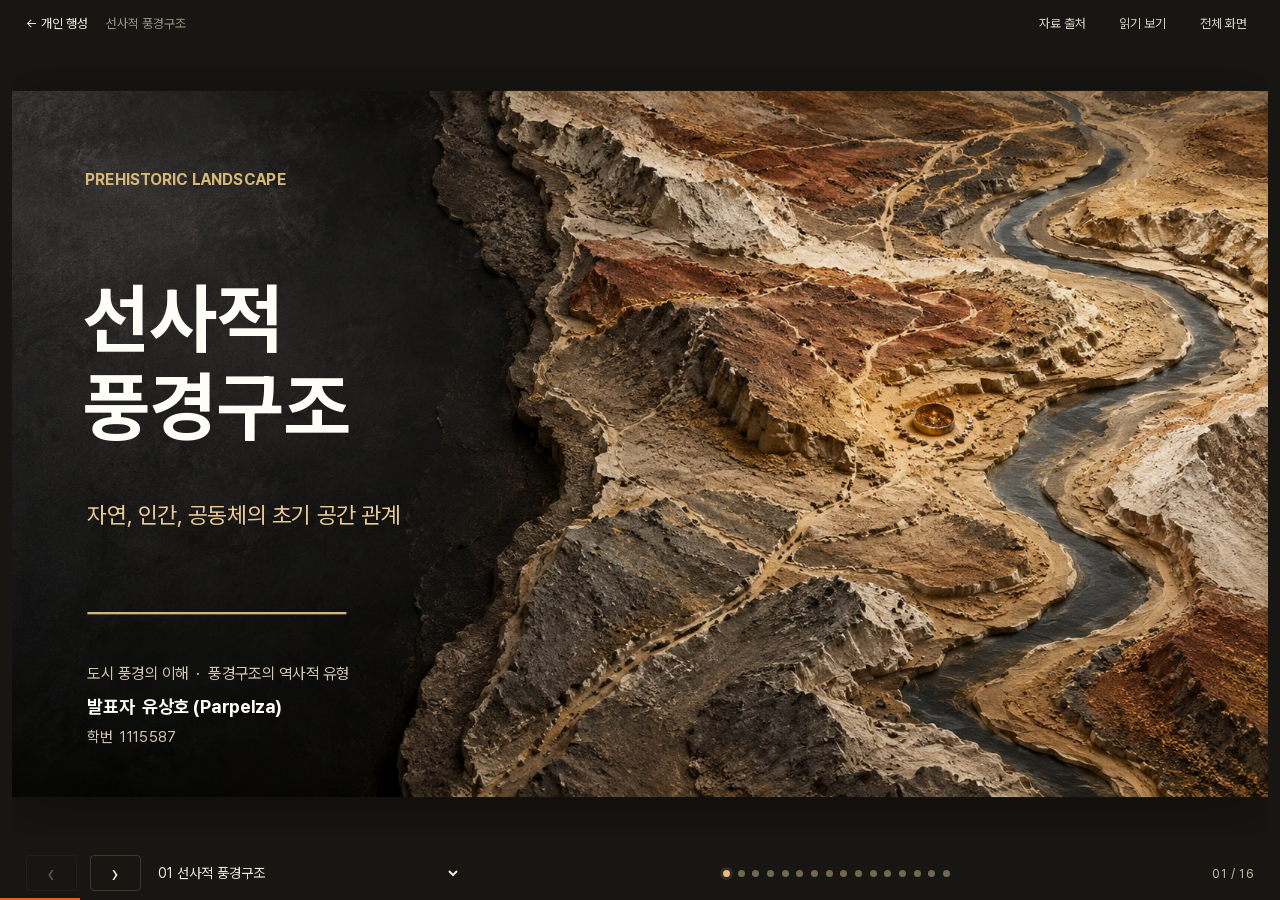
<file: prehistoric-landscape/index.html>
<!doctype html>
<html lang="ko">
<head>
<meta charset="utf-8"><meta name="viewport" content="width=device-width,initial-scale=1,viewport-fit=cover">
<meta name="theme-color" content="#171612"><meta name="description" content="선사적 풍경구조: 자연, 인간, 공동체의 초기 공간 관계. 유상호의 16페이지 한국어 발표.">
<title>선사적 풍경구조 · 유상호</title>
<link rel="preload" href="assets/pretendard.woff2" as="font" type="font/woff2" crossorigin>
<style>
/* ===========================================
   VIEWPORT FITTING: MANDATORY BASE STYLES
   Include this ENTIRE file in every presentation.
   These styles ensure slides fit exactly in the viewport.
   =========================================== */

/* 1. Lock html/body to viewport */
html, body {
    height: 100%;
    overflow-x: hidden;
}

html {
    scroll-snap-type: y mandatory;
    scroll-behavior: smooth;
}

/* 2. Each slide = exact viewport height */
.slide {
    width: 100vw;
    height: 100vh;
    height: 100dvh; /* Dynamic viewport height for mobile browsers */
    overflow: hidden; /* CRITICAL: Prevent ANY overflow */
    scroll-snap-align: start;
    display: flex;
    flex-direction: column;
    position: relative;
}

/* 3. Content container with flex for centering */
.slide-content {
    flex: 1;
    display: flex;
    flex-direction: column;
    justify-content: center;
    max-height: 100%;
    overflow: hidden; /* Double-protection against overflow */
    padding: var(--slide-padding);
}

/* 4. ALL typography uses clamp() for responsive scaling */
:root {
    /* Titles scale from mobile to desktop */
    --title-size: clamp(1.5rem, 5vw, 4rem);
    --h2-size: clamp(1.25rem, 3.5vw, 2.5rem);
    --h3-size: clamp(1rem, 2.5vw, 1.75rem);

    /* Body text */
    --body-size: clamp(0.75rem, 1.5vw, 1.125rem);
    --small-size: clamp(0.65rem, 1vw, 0.875rem);

    /* Spacing scales with viewport */
    --slide-padding: clamp(1rem, 4vw, 4rem);
    --content-gap: clamp(0.5rem, 2vw, 2rem);
    --element-gap: clamp(0.25rem, 1vw, 1rem);
}

/* 5. Cards/containers use viewport-relative max sizes */
.card, .container, .content-box {
    max-width: min(90vw, 1000px);
    max-height: min(80vh, 700px);
}

/* 6. Lists auto-scale with viewport */
.feature-list, .bullet-list {
    gap: clamp(0.4rem, 1vh, 1rem);
}

.feature-list li, .bullet-list li {
    font-size: var(--body-size);
    line-height: 1.4;
}

/* 7. Grids adapt to available space */
.grid {
    display: grid;
    grid-template-columns: repeat(auto-fit, minmax(min(100%, 250px), 1fr));
    gap: clamp(0.5rem, 1.5vw, 1rem);
}

/* 8. Images constrained to viewport */
img, .image-container {
    max-width: 100%;
    max-height: min(50vh, 400px);
    object-fit: contain;
}

/* ===========================================
   RESPONSIVE BREAKPOINTS
   Aggressive scaling for smaller viewports
   =========================================== */

/* Short viewports (< 700px height) */
@media (max-height: 700px) {
    :root {
        --slide-padding: clamp(0.75rem, 3vw, 2rem);
        --content-gap: clamp(0.4rem, 1.5vw, 1rem);
        --title-size: clamp(1.25rem, 4.5vw, 2.5rem);
        --h2-size: clamp(1rem, 3vw, 1.75rem);
    }
}

/* Very short viewports (< 600px height) */
@media (max-height: 600px) {
    :root {
        --slide-padding: clamp(0.5rem, 2.5vw, 1.5rem);
        --content-gap: clamp(0.3rem, 1vw, 0.75rem);
        --title-size: clamp(1.1rem, 4vw, 2rem);
        --body-size: clamp(0.7rem, 1.2vw, 0.95rem);
    }

    /* Hide non-essential elements */
    .nav-dots, .keyboard-hint, .decorative {
        display: none;
    }
}

/* Extremely short (landscape phones, < 500px height) */
@media (max-height: 500px) {
    :root {
        --slide-padding: clamp(0.4rem, 2vw, 1rem);
        --title-size: clamp(1rem, 3.5vw, 1.5rem);
        --h2-size: clamp(0.9rem, 2.5vw, 1.25rem);
        --body-size: clamp(0.65rem, 1vw, 0.85rem);
    }
}

/* Narrow viewports (< 600px width) */
@media (max-width: 600px) {
    :root {
        --title-size: clamp(1.25rem, 7vw, 2.5rem);
    }

    /* Stack grids vertically */
    .grid {
        grid-template-columns: 1fr;
    }
}

/* ===========================================
   REDUCED MOTION
   Respect user preferences
   =========================================== */
@media (prefers-reduced-motion: reduce) {
    *, *::before, *::after {
        animation-duration: 0.01ms !important;
        transition-duration: 0.2s !important;
    }

    html {
        scroll-behavior: auto;
    }
}

/* === APPROVED TERRAIN / PAPER DESIGN === */
@font-face{font-family:'Pretendard';src:url('assets/pretendard.woff2') format('woff2');font-style:normal;font-weight:100 900;font-display:swap}
:root{--shell:#171612;--shell-text:#eee8d9;--accent:#e85c35;--paper:#f4f0e7;--scale:1}
*{box-sizing:border-box}html{scroll-snap-type:none;background:var(--shell)}body{margin:0;color:var(--shell-text);background:var(--shell);font-family:'Pretendard','Apple SD Gothic Neo','Malgun Gothic',sans-serif;overflow:hidden}
button,select,a{font:inherit}button,select{color:inherit}a{color:inherit;text-decoration:none}button{cursor:pointer}button:disabled{opacity:.3;cursor:default}button:focus-visible,a:focus-visible,select:focus-visible{outline:2px solid #e6c79b;outline-offset:4px}
.tools{position:fixed;z-index:40;top:0;left:0;right:0;height:clamp(42px,5.2vh,50px);padding:0 clamp(12px,2vw,28px);display:flex;align-items:center;justify-content:space-between;background:var(--shell);font-size:clamp(11px,1vw,14px)}
.tools-left,.tools-right{display:flex;align-items:center;gap:clamp(9px,1.4vw,20px)}.tools .project-name{color:#998f7d}.tool{border:0;background:transparent;padding:clamp(7px,1vh,10px) clamp(4px,.6vw,8px);color:#d4cabb}.tool:hover{color:#fff}.tools a:hover{color:#e5bc85}
.slide{position:fixed;inset:0;display:none;overflow:hidden;width:100vw;height:100vh;height:100dvh}.slide.active{display:block}.frame{position:absolute;inset:50px 12px 62px;overflow:hidden}.canvas{position:absolute;left:50%;top:50%;width:1600px;height:900px;overflow:hidden;transform:translate(-50%,-50%) scale(var(--scale));transform-origin:center;box-shadow:0 12px 70px #0006}
.canvas-text,.canvas-image,.canvas-box{position:absolute;margin:0;max-width:none;max-height:none}.canvas-text{display:flex;flex-direction:column;justify-content:center;line-height:1.2;white-space:pre-wrap;word-break:keep-all;line-break:strict;overflow-wrap:normal;letter-spacing:0}.canvas-text>span{display:block}.canvas-image{object-fit:cover}.slide.active .canvas{animation:slide-arrive .3s ease-out both}
@keyframes slide-arrive{from{opacity:.2}to{opacity:1}}
/* === PRESENTATION CONTROLS === */
.navigation{position:fixed;z-index:40;bottom:0;left:0;right:0;height:clamp(54px,6vh,62px);padding:0 clamp(12px,2vw,28px) env(safe-area-inset-bottom);display:flex;align-items:center;gap:clamp(8px,1vw,16px);background:var(--shell)}
.nav-button{min-width:clamp(38px,4vw,52px);min-height:clamp(34px,4vh,42px);border:1px solid #867c5d55;background:transparent;border-radius:4px;font-size:clamp(18px,2vw,24px)}.nav-button:hover{background:#e6cfab16}.slide-picker{width:clamp(145px,24vw,380px);min-width:0;border:0;background:transparent;padding:8px 0;font-size:clamp(12px,1.1vw,15px)}.slide-picker option{background:var(--shell)}.nav-dots{display:flex;align-items:center;justify-content:center;flex:1;gap:clamp(4px,.6vw,9px)}.dot{width:clamp(5px,.6vw,7px);height:clamp(5px,.6vw,7px);border:0;padding:0;border-radius:50%;background:#73684e}.dot.current{background:#e8bd84;box-shadow:0 0 0 3px #e8bd841d}.counter{font-size:clamp(11px,1vw,14px);font-variant-numeric:tabular-nums;color:#c6b99f;white-space:nowrap}.progress-meter{position:fixed;z-index:50;left:0;bottom:0;height:2px;width:6.25%;background:var(--accent);transition:width .2s ease}
.live-status{position:absolute;width:1px;height:1px;padding:0;overflow:hidden;clip:rect(0,0,0,0);white-space:nowrap}
/* === MOBILE READING VIEW: ONLY THE ON-SLIDE CONTENT === */
.reading-main{display:none;max-width:850px;margin:0 auto;padding:clamp(78px,10vh,100px) clamp(22px,5vw,46px) clamp(92px,12vh,130px);color:#24211c}.reading-kicker{color:#a85335;font-size:clamp(13px,2vw,16px);font-weight:700;letter-spacing:.06em}.reading-page h1{font-size:clamp(32px,6.4vw,52px);line-height:1.3;margin:clamp(20px,4vh,35px) 0;font-weight:750;word-break:keep-all}.reading-page h2{font-size:clamp(23px,4vw,30px);line-height:1.4;margin:clamp(30px,5vh,46px) 0 clamp(12px,2vh,18px);word-break:keep-all}.reading-page p{font-size:clamp(20px,3.5vw,24px);line-height:1.75;word-break:keep-all;overflow-wrap:normal;margin:clamp(16px,3vh,25px) 0}.reading-page figure{margin:clamp(25px,4vh,38px) 0}.reading-page img{display:block;width:100%;height:auto;max-height:none;object-fit:contain}.reading-page figcaption{font-size:clamp(12px,2vw,15px);line-height:1.6;color:#786d60;margin-top:clamp(9px,1.5vh,14px);word-break:keep-all}.reading-page[hidden]{display:none}
body.reading-mode{background:var(--paper);overflow-y:auto;height:auto;min-height:100dvh}body.reading-mode .stage{display:none}body.reading-mode .reading-main{display:block}body.reading-mode .tools,body.reading-mode .navigation{background:var(--paper);color:#25221e;border-color:#b8ab9255}body.reading-mode .tools{border-bottom:1px solid #b8ab9255}body.reading-mode .navigation{border-top:1px solid #b8ab9255}body.reading-mode .tool,body.reading-mode .counter{color:#675d4d}body.reading-mode .slide-picker option{background:var(--paper)}body.reading-mode .project-name{color:#86785e}body.reading-mode .dot.current{background:#b3643c}
/* === FULLSCREEN / SHORT VIEWPORTS === */
body.fullscreen .frame{inset:0}body.fullscreen .tools,body.fullscreen .navigation,body.fullscreen .progress-meter{opacity:0;transition:opacity .25s;pointer-events:none}body.fullscreen.controls-visible .tools,body.fullscreen.controls-visible .navigation{opacity:.96;pointer-events:auto}body.fullscreen.controls-visible .progress-meter{opacity:1}
@media(max-width:700px){.project-name,.nav-dots{display:none}.tools-left,.tools-right{gap:8px}.slide-picker{flex:1;width:100px}.counter{font-size:12px}.reading-main{padding-top:76px}}
@media(max-height:700px){.frame{inset:43px 10px 52px}.tools{height:40px}.navigation{height:49px}}
@media(max-height:600px){.frame{inset:35px 8px 46px}.tools{height:34px}.navigation{height:44px}.tools{font-size:11px}}
@media(max-height:500px){.frame{inset:32px 7px 42px}.tools{height:31px}.navigation{height:40px}.nav-button{min-height:29px}.nav-dots{display:none}}
@media(prefers-reduced-motion:reduce){.slide.active .canvas{animation:none}.progress-meter{transition:none}}
@media print{html,body{height:auto;overflow:visible;background:white}.tools,.navigation,.progress-meter,.reading-main{display:none!important}.slide{display:block!important;position:relative;width:1600px;height:900px;break-after:page}.frame{inset:0}.canvas{transform:none;left:0;top:0;box-shadow:none}}
</style>
</head>
<body>
<header class="tools"><div class="tools-left"><a href="../universe/" aria-label="개인 지식 행성으로 돌아가기">← 개인 행성</a><span class="project-name">선사적 풍경구조</span></div><div class="tools-right"><a class="tool" href="credits.html" target="_blank" rel="noopener">자료 출처</a><button class="tool" id="modeToggle" type="button" aria-pressed="false">읽기 보기</button><button class="tool" id="fullscreenToggle" type="button">전체 화면</button></div></header>
<main class="stage" aria-label="슬라이드 발표"><!-- === SLIDE 01 === -->
<section class="slide active" data-page="1" aria-label="1. 선사적 풍경구조" >
 <div class="frame"><div class="canvas" style="background:#1B1A17"><img class="canvas-image" style="left:0px;top:0px;width:1600px;height:900px;" src="assets/cover-terrain.webp" alt="선택한 4안의 지형 배경. 검은 공간에서 지형으로 자연스럽게 이어짐" decoding="async">
<div class="canvas-text" style="left:93px;top:94px;width:555px;height:37px;font-size:clamp(20px,20px,20px);color:#D8B878;font-weight:700;text-align:left"><span>PREHISTORIC LANDSCAPE</span></div>
<div class="canvas-text" style="left:91px;top:232px;width:610px;height:117px;font-size:clamp(98px,98px,98px);color:#FFFDF7;font-weight:700;text-align:left"><span>선사적</span></div>
<div class="canvas-text" style="left:91px;top:344px;width:645px;height:117px;font-size:clamp(98px,98px,98px);color:#FFFDF7;font-weight:700;text-align:left"><span>풍경구조</span></div>
<div class="canvas-text" style="left:96px;top:509px;width:621px;height:63px;font-size:clamp(29px,29px,29px);color:#EAC998;font-weight:400;text-align:left"><span>자연, 인간, 공동체의 초기 공간 관계</span></div>
<span class="canvas-box" aria-hidden="true" style="left:96px;top:664px;width:330px;height:3px;background:#CDB67C"></span>
<div class="canvas-text" style="left:96px;top:722px;width:695px;height:39px;font-size:clamp(20px,20px,20px);color:#D2C6B4;font-weight:400;text-align:left"><span>도시 풍경의 이해  ·  풍경구조의 역사적 유형</span></div>
<div class="canvas-text" style="left:96px;top:766px;width:690px;height:40px;font-size:clamp(23px,23px,23px);color:#FFFDF7;font-weight:700;text-align:left"><span>발표자  유상호 (Parpelza)</span></div>
<div class="canvas-text" style="left:96px;top:807px;width:440px;height:35px;font-size:clamp(19px,19px,19px);color:#D2C6B4;font-weight:400;text-align:left"><span>학번  1115587</span></div></div></div>
</section>
<!-- === SLIDE 02 === -->
<section class="slide" data-page="2" aria-label="2. 발표의 질문" aria-hidden="true" inert>
 <div class="frame"><div class="canvas" style="background:#F4F0E7"><img class="canvas-image" style="left:840px;top:0px;width:760px;height:900px;" src="assets/irish-camp.webp" alt="아일랜드 국립유산공원의 중석기 캠프 복원 전시" decoding="async">
<div class="canvas-text" style="left:82px;top:60px;width:600px;height:34px;font-size:clamp(18px,18px,18px);color:#E85C35;font-weight:700;text-align:left"><span>발표의 질문</span></div>
<div class="canvas-text" style="left:80px;top:153px;width:730px;height:164px;font-size:clamp(53px,53px,53px);color:#1B1A17;font-weight:700;text-align:left"><span>도시가 없던 시대에도<br>공간의 구조가 있었을까?</span></div>
<span class="canvas-box" aria-hidden="true" style="left:84px;top:347px;width:658px;height:3px;background:#E85C35"></span>
<div class="canvas-text" style="left:84px;top:376px;width:654px;height:43px;font-size:clamp(29px,29px,29px);color:#1B1A17;font-weight:700;text-align:left"><span>교재에서 출발</span></div>
<div class="canvas-text" style="left:84px;top:429px;width:654px;height:93px;font-size:clamp(27px,27px,27px);color:#5C5750;font-weight:400;text-align:left"><span>자연과 인간이 가까웠다는 교재의 설명을 읽는다.</span></div>
<div class="canvas-text" style="left:84px;top:552px;width:654px;height:43px;font-size:clamp(29px,29px,29px);color:#1B1A17;font-weight:700;text-align:left"><span>두 유적으로 확인</span></div>
<div class="canvas-text" style="left:84px;top:605px;width:654px;height:93px;font-size:clamp(27px,27px,27px);color:#5C5750;font-weight:400;text-align:left"><span>핀스방의 계절적 캠프와 차탈회위크의 정착촌을 비교한다.</span></div>
<span class="canvas-box" aria-hidden="true" style="left:1310px;top:57px;width:245px;height:39px;background:#1B1A17"></span>
<div class="canvas-text" style="left:1322px;top:59px;width:221px;height:34px;font-size:clamp(17px,17px,17px);color:#FFFDF7;font-weight:700;text-align:left"><span>박물관 복원 전시</span></div></div></div>
</section>
<!-- === SLIDE 03 === -->
<section class="slide" data-page="3" aria-label="3. 교재가 설명하는 선사적 풍경" aria-hidden="true" inert>
 <div class="frame"><div class="canvas" style="background:#F4F0E7"><div class="canvas-text" style="left:82px;top:58px;width:500px;height:27px;font-size:clamp(17px,17px,17px);color:#E85C35;font-weight:700;text-align:left"><span>교재 읽기</span></div>
<div class="canvas-text" style="left:80px;top:103px;width:895px;height:77px;font-size:clamp(48px,48px,48px);color:#1B1A17;font-weight:700;text-align:left"><span>교재가 설명하는 선사적 풍경</span></div>
<div class="canvas-text" style="left:84px;top:185px;width:895px;height:55px;font-size:clamp(25px,25px,25px);color:#5C5750;font-weight:400;text-align:left"><span>교재의 세 문장을 실제 생활 장면과 연결해 읽는다.</span></div>
<img class="canvas-image" style="left:1020px;top:0px;width:580px;height:900px;" src="assets/prehistoric-story-v4.webp" alt="멀리서 본 선사시대 강변의 채집과 생활 장면. 얼굴은 보이지 않음" decoding="async">
<span class="canvas-box" aria-hidden="true" style="left:1040px;top:30px;width:334px;height:39px;background:#1B1A17"></span>
<div class="canvas-text" style="left:1052px;top:32px;width:310px;height:34px;font-size:clamp(17px,17px,17px);color:#FFFDF7;font-weight:700;text-align:left"><span>해석을 위한 생성 이미지</span></div>
<span class="canvas-box" aria-hidden="true" style="left:88px;top:288px;width:55px;height:5px;background:#E85C35"></span>
<div class="canvas-text" style="left:157px;top:276px;width:844px;height:62px;font-size:clamp(30px,30px,30px);color:#1B1A17;font-weight:700;text-align:left"><span>“대지와 인간의 관계는 소박하였다.”</span></div>
<div class="canvas-text" style="left:158px;top:345px;width:835px;height:62px;font-size:clamp(24px,24px,24px);color:#5C5750;font-weight:400;text-align:left"><span>자연조건이 생활의 장소 선택과 직접 연결된다는 설명이다.</span></div>
<span class="canvas-box" aria-hidden="true" style="left:88px;top:462px;width:55px;height:5px;background:#E85C35"></span>
<div class="canvas-text" style="left:157px;top:450px;width:844px;height:62px;font-size:clamp(30px,30px,30px);color:#1B1A17;font-weight:700;text-align:left"><span>“소박”은 “자유롭고 인간적”이다.</span></div>
<div class="canvas-text" style="left:158px;top:519px;width:835px;height:62px;font-size:clamp(24px,24px,24px);color:#5C5750;font-weight:400;text-align:left"><span>이 표현은 교재의 가치 판단이며, 고고학적 사실과 구분해야 한다.</span></div>
<span class="canvas-box" aria-hidden="true" style="left:88px;top:636px;width:55px;height:5px;background:#E85C35"></span>
<div class="canvas-text" style="left:157px;top:624px;width:844px;height:62px;font-size:clamp(30px,30px,30px);color:#1B1A17;font-weight:700;text-align:left"><span>자연과 인간의 “감성적 밀착”</span></div>
<div class="canvas-text" style="left:158px;top:693px;width:835px;height:62px;font-size:clamp(24px,24px,24px);color:#5C5750;font-weight:400;text-align:left"><span>도식은 두 영역의 큰 중첩으로 그 관계를 나타낸다.</span></div></div></div>
</section>
<!-- === SLIDE 04 === -->
<section class="slide" data-page="4" aria-label="4. 풍경구조를 읽는 세 가지 질문" aria-hidden="true" inert>
 <div class="frame"><div class="canvas" style="background:#F4F0E7"><div class="canvas-text" style="left:82px;top:58px;width:500px;height:27px;font-size:clamp(17px,17px,17px);color:#E85C35;font-weight:700;text-align:left"><span>핵심 개념</span></div>
<div class="canvas-text" style="left:80px;top:103px;width:1435px;height:77px;font-size:clamp(48px,48px,48px);color:#1B1A17;font-weight:700;text-align:left"><span>풍경구조를 읽는 세 가지 질문</span></div>
<div class="canvas-text" style="left:84px;top:185px;width:1420px;height:55px;font-size:clamp(25px,25px,25px);color:#5C5750;font-weight:400;text-align:left"><span>풍경구조는 아름다운 경치가 아니라 생활이 장소에 남긴 관계를 뜻한다.</span></div>
<div class="canvas-text" style="left:91px;top:291px;width:72px;height:60px;font-size:clamp(30px,30px,30px);color:#E85C35;font-weight:700;text-align:left"><span>01</span></div>
<span class="canvas-box" aria-hidden="true" style="left:181px;top:359px;width:1294px;height:1px;background:#C9C0B3"></span>
<div class="canvas-text" style="left:180px;top:287px;width:1100px;height:53px;font-size:clamp(33px,33px,33px);color:#1B1A17;font-weight:700;text-align:left"><span>어디에 머물렀는가?</span></div>
<div class="canvas-text" style="left:181px;top:345px;width:1225px;height:61px;font-size:clamp(27px,27px,27px);color:#5C5750;font-weight:400;text-align:left"><span>물과 먹을거리에 접근할 수 있는 장소를 선택했다.</span></div>
<div class="canvas-text" style="left:91px;top:449px;width:72px;height:60px;font-size:clamp(30px,30px,30px);color:#E85C35;font-weight:700;text-align:left"><span>02</span></div>
<span class="canvas-box" aria-hidden="true" style="left:181px;top:517px;width:1294px;height:1px;background:#C9C0B3"></span>
<div class="canvas-text" style="left:180px;top:445px;width:1100px;height:53px;font-size:clamp(33px,33px,33px);color:#1B1A17;font-weight:700;text-align:left"><span>그곳을 어떻게 썼는가?</span></div>
<div class="canvas-text" style="left:181px;top:503px;width:1225px;height:61px;font-size:clamp(27px,27px,27px);color:#5C5750;font-weight:400;text-align:left"><span>거처, 불자리, 도구 제작 구역처럼 활동이 나뉘었다.</span></div>
<div class="canvas-text" style="left:91px;top:607px;width:72px;height:60px;font-size:clamp(30px,30px,30px);color:#E85C35;font-weight:700;text-align:left"><span>03</span></div>
<span class="canvas-box" aria-hidden="true" style="left:181px;top:675px;width:1294px;height:1px;background:#C9C0B3"></span>
<div class="canvas-text" style="left:180px;top:603px;width:1100px;height:53px;font-size:clamp(33px,33px,33px);color:#1B1A17;font-weight:700;text-align:left"><span>누구와 함께 썼는가?</span></div>
<div class="canvas-text" style="left:181px;top:661px;width:1225px;height:61px;font-size:clamp(27px,27px,27px);color:#5C5750;font-weight:400;text-align:left"><span>생활의 장소는 집단의 협력과 공유 속에서 유지됐다.</span></div></div></div>
</section>
<!-- === SLIDE 05 === -->
<section class="slide" data-page="5" aria-label="5. 센강가의 계절적 사냥 캠프" aria-hidden="true" inert>
 <div class="frame"><div class="canvas" style="background:#1B1A17"><img class="canvas-image" style="left:0px;top:154px;width:760px;height:516px;" src="assets/pincevent-dig.webp" alt="1967년 핀스방 발굴 현장 기록 사진" decoding="async">
<span class="canvas-box" aria-hidden="true" style="left:760px;top:0px;width:840px;height:900px;background:#1B1A17"></span>
<div class="canvas-text" style="left:805px;top:58px;width:670px;height:35px;font-size:clamp(18px,18px,18px);color:#E85C35;font-weight:700;text-align:left"><span>사례 1 / 핀스방</span></div>
<div class="canvas-text" style="left:800px;top:137px;width:750px;height:162px;font-size:clamp(56px,56px,56px);color:#FFFDF7;font-weight:700;text-align:left"><span>센강가의<br>계절적 사냥 캠프</span></div>
<span class="canvas-box" aria-hidden="true" style="left:808px;top:326px;width:670px;height:3px;background:#E85C35"></span>
<div class="canvas-text" style="left:807px;top:358px;width:705px;height:43px;font-size:clamp(29px,29px,29px);color:#FFFDF7;font-weight:700;text-align:left"><span>언제, 어디서</span></div>
<div class="canvas-text" style="left:807px;top:411px;width:705px;height:93px;font-size:clamp(26px,26px,26px);color:#E2DACD;font-weight:400;text-align:left"><span>약 1만 4천 년 전, 오늘날 프랑스의 센강 유역</span></div>
<div class="canvas-text" style="left:807px;top:536px;width:705px;height:43px;font-size:clamp(29px,29px,29px);color:#FFFDF7;font-weight:700;text-align:left"><span>무엇이 남았나</span></div>
<div class="canvas-text" style="left:807px;top:589px;width:705px;height:93px;font-size:clamp(26px,26px,26px);color:#E2DACD;font-weight:400;text-align:left"><span>여러 거주층, 화덕, 순록 뼈와 석기 제작 흔적</span></div>
<span class="canvas-box" aria-hidden="true" style="left:46px;top:50px;width:244px;height:39px;background:#1B1A17"></span>
<div class="canvas-text" style="left:58px;top:52px;width:220px;height:34px;font-size:clamp(17px,17px,17px);color:#FFFDF7;font-weight:700;text-align:left"><span>1967년 발굴 기록</span></div>
<div class="canvas-text" style="left:45px;top:712px;width:670px;height:104px;font-size:clamp(27px,27px,27px);color:#E5DCCF;font-weight:400;text-align:left"><span>발굴 사진 속 유물의 위치를 기록해<br>캠프의 활동 구역을 연구한다.</span></div></div></div>
</section>
<!-- === SLIDE 06 === -->
<section class="slide" data-page="6" aria-label="6. 왜 같은 강가로 되돌아왔을까?" aria-hidden="true" inert>
 <div class="frame"><div class="canvas" style="background:#F4F0E7"><div class="canvas-text" style="left:82px;top:58px;width:500px;height:27px;font-size:clamp(17px,17px,17px);color:#E85C35;font-weight:700;text-align:left"><span>핀스방 / 장소 선택</span></div>
<div class="canvas-text" style="left:80px;top:103px;width:1435px;height:77px;font-size:clamp(48px,48px,48px);color:#1B1A17;font-weight:700;text-align:left"><span>왜 같은 강가로 되돌아왔을까?</span></div>
<div class="canvas-text" style="left:84px;top:185px;width:1420px;height:55px;font-size:clamp(25px,25px,25px);color:#5C5750;font-weight:400;text-align:left"><span>센강의 계절 변화와 순록의 이동이 이 장소를 유리하게 만들었다.</span></div>
<img class="canvas-image" style="left:880px;top:292px;width:635px;height:501px;" src="assets/pincevent-site.webp" alt="오늘날 핀스방 유적 주변의 조사 현장" decoding="async">
<span class="canvas-box" aria-hidden="true" style="left:1244px;top:310px;width:250px;height:39px;background:#1B1A17"></span>
<div class="canvas-text" style="left:1256px;top:312px;width:226px;height:34px;font-size:clamp(17px,17px,17px);color:#FFFDF7;font-weight:700;text-align:left"><span>현재의 유적 현장</span></div>
<div class="canvas-text" style="left:88px;top:301px;width:720px;height:43px;font-size:clamp(29px,29px,29px);color:#1B1A17;font-weight:700;text-align:left"><span>가을의 강가</span></div>
<div class="canvas-text" style="left:88px;top:354px;width:720px;height:93px;font-size:clamp(25px,25px,25px);color:#5C5750;font-weight:400;text-align:left"><span>박물관은 낮아진 강 수위와 얕은 여울을 중요한 조건으로 설명한다.</span></div>
<div class="canvas-text" style="left:88px;top:497px;width:720px;height:43px;font-size:clamp(29px,29px,29px);color:#1B1A17;font-weight:700;text-align:left"><span>순록의 이동</span></div>
<div class="canvas-text" style="left:88px;top:550px;width:720px;height:93px;font-size:clamp(25px,25px,25px);color:#5C5750;font-weight:400;text-align:left"><span>강을 건너는 순록이 느려지는 때에 사냥 집단이 다시 모였다.</span></div>
<div class="canvas-text" style="left:89px;top:735px;width:1380px;height:58px;font-size:clamp(29px,29px,29px);color:#1B1A17;font-weight:700;text-align:left"><span>장소 선택은 자연조건과 생활 전략이 만나는 지점이었다.</span></div></div></div>
</section>
<!-- === SLIDE 07 === -->
<section class="slide" data-page="7" aria-label="7. 임시 캠프에도 활동 구역이 있었다" aria-hidden="true" inert>
 <div class="frame"><div class="canvas" style="background:#F4F0E7"><div class="canvas-text" style="left:82px;top:58px;width:500px;height:27px;font-size:clamp(17px,17px,17px);color:#E85C35;font-weight:700;text-align:left"><span>핀스방 / 공간 사용</span></div>
<div class="canvas-text" style="left:80px;top:103px;width:1435px;height:77px;font-size:clamp(48px,48px,48px);color:#1B1A17;font-weight:700;text-align:left"><span>임시 캠프에도 활동 구역이 있었다</span></div>
<div class="canvas-text" style="left:84px;top:185px;width:1420px;height:55px;font-size:clamp(25px,25px,25px);color:#5C5750;font-weight:400;text-align:left"><span>화덕 주위의 유물 분포는 사람들이 어디서 무엇을 했는지 알려 준다.</span></div>
<img class="canvas-image" style="left:84px;top:295px;width:1426px;height:270px;" src="assets/pincevent-tools.webp" alt="핀스방에서 출토되어 박물관에 전시된 석기" decoding="async">
<span class="canvas-box" aria-hidden="true" style="left:1226px;top:309px;width:238px;height:39px;background:#1B1A17"></span>
<div class="canvas-text" style="left:1238px;top:311px;width:214px;height:34px;font-size:clamp(17px,17px,17px);color:#FFFDF7;font-weight:700;text-align:left"><span>출토 석기</span></div>
<div class="canvas-text" style="left:84px;top:608px;width:445px;height:44px;font-size:clamp(30px,30px,30px);color:#1B1A17;font-weight:700;text-align:left"><span>화덕</span></div>
<span class="canvas-box" aria-hidden="true" style="left:84px;top:661px;width:425px;height:3px;background:#E85C35"></span>
<div class="canvas-text" style="left:84px;top:681px;width:432px;height:88px;font-size:clamp(24px,24px,24px);color:#5C5750;font-weight:400;text-align:left"><span>고기를 익히고 여러 활동의 중심으로 사용했다.</span></div>
<div class="canvas-text" style="left:579px;top:608px;width:445px;height:44px;font-size:clamp(30px,30px,30px);color:#1B1A17;font-weight:700;text-align:left"><span>도구 제작</span></div>
<span class="canvas-box" aria-hidden="true" style="left:579px;top:661px;width:425px;height:3px;background:#E85C35"></span>
<div class="canvas-text" style="left:579px;top:681px;width:432px;height:88px;font-size:clamp(24px,24px,24px);color:#5C5750;font-weight:400;text-align:left"><span>석기를 만들거나 수리한 흔적이 모여 있다.</span></div>
<div class="canvas-text" style="left:1074px;top:608px;width:445px;height:44px;font-size:clamp(30px,30px,30px);color:#1B1A17;font-weight:700;text-align:left"><span>거처</span></div>
<span class="canvas-box" aria-hidden="true" style="left:1074px;top:661px;width:425px;height:3px;background:#E85C35"></span>
<div class="canvas-text" style="left:1074px;top:681px;width:432px;height:88px;font-size:clamp(24px,24px,24px);color:#5C5750;font-weight:400;text-align:left"><span>가벼운 주거 흔적과 작업 구역의 관계를 추정한다.</span></div></div></div>
</section>
<!-- === SLIDE 08 === -->
<section class="slide" data-page="8" aria-label="8. 공동체와 토지의 관계" aria-hidden="true" inert>
 <div class="frame"><div class="canvas" style="background:#F4F0E7"><div class="canvas-text" style="left:82px;top:58px;width:500px;height:27px;font-size:clamp(17px,17px,17px);color:#E85C35;font-weight:700;text-align:left"><span>교재의 이론</span></div>
<div class="canvas-text" style="left:80px;top:103px;width:1435px;height:77px;font-size:clamp(48px,48px,48px);color:#1B1A17;font-weight:700;text-align:left"><span>공동체와 토지의 관계</span></div>
<div class="canvas-text" style="left:84px;top:185px;width:1420px;height:55px;font-size:clamp(25px,25px,25px);color:#5C5750;font-weight:400;text-align:left"><span>교재는 마르크스의 문장을 통해 자연과 공동체를 분리하지 않는 관점을 제시한다.</span></div>
<span class="canvas-box" aria-hidden="true" style="left:90px;top:301px;width:12px;height:360px;background:#E85C35"></span>
<div class="canvas-text" style="left:137px;top:299px;width:1342px;height:146px;font-size:clamp(39px,39px,39px);color:#1B1A17;font-weight:700;text-align:left"><span>“토지”는 단순한 재산이 아니라<br>사람들이 함께 살아가는 조건이다.</span></div>
<div class="canvas-text" style="left:140px;top:510px;width:300px;height:42px;font-size:clamp(23px,23px,23px);color:#E85C35;font-weight:700;text-align:left"><span>교재의 해석</span></div>
<div class="canvas-text" style="left:140px;top:556px;width:1310px;height:70px;font-size:clamp(29px,29px,29px);color:#5C5750;font-weight:400;text-align:left"><span>생활공간과 공동체의 관계를 설명하는 이론적 틀이다.</span></div>
<span class="canvas-box" aria-hidden="true" style="left:137px;top:687px;width:1330px;height:99px;background:#E8E0D2"></span>
<div class="canvas-text" style="left:163px;top:709px;width:1275px;height:58px;font-size:clamp(25px,25px,25px);color:#1B1A17;font-weight:700;text-align:left"><span>주의: 모든 선사 집단이 같은 토지 소유 방식으로 살았다는 증거는 아니다.</span></div></div></div>
</section>
<!-- === SLIDE 09 === -->
<section class="slide" data-page="9" aria-label="9. 교재 도식을 장면으로 읽기" aria-hidden="true" inert>
 <div class="frame"><div class="canvas" style="background:#F4F0E7"><div class="canvas-text" style="left:82px;top:58px;width:500px;height:27px;font-size:clamp(17px,17px,17px);color:#E85C35;font-weight:700;text-align:left"><span>교재 도식</span></div>
<div class="canvas-text" style="left:80px;top:103px;width:1435px;height:77px;font-size:clamp(48px,48px,48px);color:#1B1A17;font-weight:700;text-align:left"><span>교재 도식을 장면으로 읽기</span></div>
<div class="canvas-text" style="left:84px;top:185px;width:1420px;height:55px;font-size:clamp(25px,25px,25px);color:#5C5750;font-weight:400;text-align:left"><span>자연과 생활 영역의 ‘겹침’을 강가 캠프의 장소 관계로 풀어 본다.</span></div>
<img class="canvas-image" style="left:83px;top:273px;width:990px;height:548px;" src="assets/prehistoric-topdown-camp-v4.webp" alt="지평선이 없는 90도 수직 평면도. 중앙의 거처와 화덕, 주변의 숲과 강을 구분하는 설명 그림" decoding="async">
<span class="canvas-box" aria-hidden="true" style="left:102px;top:291px;width:334px;height:39px;background:#1B1A17"></span>
<div class="canvas-text" style="left:114px;top:293px;width:310px;height:34px;font-size:clamp(17px,17px,17px);color:#FFFDF7;font-weight:700;text-align:left"><span>해석을 위한 생성 이미지</span></div>
<div class="canvas-text" style="left:1111px;top:288px;width:100px;height:30px;font-size:clamp(19px,19px,19px);color:#E85C35;font-weight:700;text-align:left"><span>01</span></div>
<div class="canvas-text" style="left:1110px;top:320px;width:402px;height:54px;font-size:clamp(34px,34px,34px);color:#1B1A17;font-weight:700;text-align:left"><span>강과 여울</span></div>
<div class="canvas-text" style="left:1110px;top:379px;width:401px;height:74px;font-size:clamp(25px,25px,25px);color:#5C5750;font-weight:400;text-align:left"><span>물과 이동 경로가 캠프의 위치를 정한다.</span></div>
<div class="canvas-text" style="left:1111px;top:460px;width:100px;height:30px;font-size:clamp(19px,19px,19px);color:#E85C35;font-weight:700;text-align:left"><span>02</span></div>
<div class="canvas-text" style="left:1110px;top:492px;width:402px;height:54px;font-size:clamp(34px,34px,34px);color:#1B1A17;font-weight:700;text-align:left"><span>캠프와 화덕</span></div>
<div class="canvas-text" style="left:1110px;top:551px;width:401px;height:74px;font-size:clamp(25px,25px,25px);color:#5C5750;font-weight:400;text-align:left"><span>거처와 공동 활동이 한곳에 모인다.</span></div>
<div class="canvas-text" style="left:1111px;top:632px;width:100px;height:30px;font-size:clamp(19px,19px,19px);color:#E85C35;font-weight:700;text-align:left"><span>03</span></div>
<div class="canvas-text" style="left:1110px;top:664px;width:402px;height:54px;font-size:clamp(34px,34px,34px);color:#1B1A17;font-weight:700;text-align:left"><span>주변의 자원</span></div>
<div class="canvas-text" style="left:1110px;top:723px;width:401px;height:74px;font-size:clamp(25px,25px,25px);color:#5C5750;font-weight:400;text-align:left"><span>채집 숲과 동물 이동 구역까지 생활이 이어진다.</span></div></div></div>
</section>
<!-- === SLIDE 10 === -->
<section class="slide" data-page="10" aria-label="10. 이동과 정착은 공간을 다르게 조직했다" aria-hidden="true" inert>
 <div class="frame"><div class="canvas" style="background:#F4F0E7"><div class="canvas-text" style="left:82px;top:58px;width:500px;height:27px;font-size:clamp(17px,17px,17px);color:#E85C35;font-weight:700;text-align:left"><span>두 생활 방식의 비교</span></div>
<div class="canvas-text" style="left:80px;top:103px;width:1435px;height:77px;font-size:clamp(48px,48px,48px);color:#1B1A17;font-weight:700;text-align:left"><span>이동과 정착은 공간을 다르게 조직했다</span></div>
<div class="canvas-text" style="left:84px;top:185px;width:1420px;height:55px;font-size:clamp(25px,25px,25px);color:#5C5750;font-weight:400;text-align:left"><span>두 사례는 서로 다른 지역과 시대에 속한다. 하나의 직선적 발전 단계로 볼 수 없다.</span></div>
<img class="canvas-image" style="left:83px;top:281px;width:678px;height:354px;" src="assets/lejre-camp.webp" alt="덴마크 르예르의 석기시대 캠프 복원 전시" decoding="async">
<img class="canvas-image" style="left:837px;top:281px;width:678px;height:354px;" src="assets/catal-wide-08.webp" alt="오늘날 차탈회위크 발굴 현장" decoding="async">
<span class="canvas-box" aria-hidden="true" style="left:96px;top:296px;width:232px;height:39px;background:#1B1A17"></span>
<div class="canvas-text" style="left:108px;top:298px;width:208px;height:34px;font-size:clamp(17px,17px,17px);color:#FFFDF7;font-weight:700;text-align:left"><span>야외박물관 복원</span></div>
<span class="canvas-box" aria-hidden="true" style="left:1247px;top:296px;width:247px;height:39px;background:#1B1A17"></span>
<div class="canvas-text" style="left:1259px;top:298px;width:223px;height:34px;font-size:clamp(17px,17px,17px);color:#FFFDF7;font-weight:700;text-align:left"><span>현재의 발굴 현장</span></div>
<div class="canvas-text" style="left:89px;top:652px;width:655px;height:50px;font-size:clamp(33px,33px,33px);color:#1B1A17;font-weight:700;text-align:left"><span>계절적 이용</span></div>
<div class="canvas-text" style="left:89px;top:709px;width:650px;height:62px;font-size:clamp(26px,26px,26px);color:#5C5750;font-weight:400;text-align:left"><span>필요한 시기에 머물고 다시 이동한다.</span></div>
<div class="canvas-text" style="left:844px;top:652px;width:655px;height:50px;font-size:clamp(33px,33px,33px);color:#1B1A17;font-weight:700;text-align:left"><span>장기 정착</span></div>
<div class="canvas-text" style="left:844px;top:709px;width:650px;height:62px;font-size:clamp(26px,26px,26px);color:#5C5750;font-weight:400;text-align:left"><span>집을 고쳐 쓰고 이웃 관계가 누적된다.</span></div></div></div>
</section>
<!-- === SLIDE 11 === -->
<section class="slide" data-page="11" aria-label="11. 오래 이어진 정착의 흔적" aria-hidden="true" inert>
 <div class="frame"><div class="canvas" style="background:#F4F0E7"><img class="canvas-image" style="left:0px;top:0px;width:750px;height:900px;" src="assets/catal-overview.webp" alt="차탈회위크 발굴 구역의 현대 사진" decoding="async">
<div class="canvas-text" style="left:801px;top:60px;width:670px;height:36px;font-size:clamp(18px,18px,18px);color:#E85C35;font-weight:700;text-align:left"><span>사례 2 / 차탈회위크</span></div>
<div class="canvas-text" style="left:795px;top:139px;width:730px;height:150px;font-size:clamp(56px,56px,56px);color:#1B1A17;font-weight:700;text-align:left"><span>오래 이어진<br>정착의 흔적</span></div>
<span class="canvas-box" aria-hidden="true" style="left:805px;top:323px;width:670px;height:3px;background:#E85C35"></span>
<div class="canvas-text" style="left:803px;top:356px;width:715px;height:43px;font-size:clamp(29px,29px,29px);color:#1B1A17;font-weight:700;text-align:left"><span>장소와 시기</span></div>
<div class="canvas-text" style="left:803px;top:409px;width:715px;height:93px;font-size:clamp(24px,24px,24px);color:#5C5750;font-weight:400;text-align:left"><span>오늘날 튀르키예 코니아 평원. 유네스코는 신석기 정착층을 기원전 약 7400–6200년으로 설명한다.</span></div>
<div class="canvas-text" style="left:803px;top:580px;width:715px;height:43px;font-size:clamp(29px,29px,29px);color:#1B1A17;font-weight:700;text-align:left"><span>발굴이 보여 주는 것</span></div>
<div class="canvas-text" style="left:803px;top:633px;width:715px;height:93px;font-size:clamp(25px,25px,25px);color:#5C5750;font-weight:400;text-align:left"><span>집을 다시 짓고 생활의 장소를 계속 사용하면서 거주층이 쌓였다.</span></div>
<span class="canvas-box" aria-hidden="true" style="left:43px;top:49px;width:245px;height:39px;background:#1B1A17"></span>
<div class="canvas-text" style="left:55px;top:51px;width:221px;height:34px;font-size:clamp(17px,17px,17px);color:#FFFDF7;font-weight:700;text-align:left"><span>현재의 발굴 현장</span></div></div></div>
</section>
<!-- === SLIDE 12 === -->
<section class="slide" data-page="12" aria-label="12. 집과 집이 맞닿은 정착지" aria-hidden="true" inert>
 <div class="frame"><div class="canvas" style="background:#1B1A17"><img class="canvas-image" style="left:650px;top:0px;width:950px;height:900px;" src="assets/catal-trench.webp" alt="차탈회위크 발굴 구역의 주거 흔적" decoding="async">
<span class="canvas-box" aria-hidden="true" style="left:0px;top:0px;width:695px;height:900px;background:#1B1A17"></span>
<div class="canvas-text" style="left:81px;top:60px;width:550px;height:35px;font-size:clamp(18px,18px,18px);color:#E85C35;font-weight:700;text-align:left"><span>차탈회위크 / 주거 배치</span></div>
<div class="canvas-text" style="left:78px;top:139px;width:585px;height:153px;font-size:clamp(53px,53px,53px);color:#FFFDF7;font-weight:700;text-align:left"><span>집과 집이<br>맞닿은 정착지</span></div>
<span class="canvas-box" aria-hidden="true" style="left:84px;top:331px;width:533px;height:3px;background:#E85C35"></span>
<div class="canvas-text" style="left:82px;top:365px;width:550px;height:43px;font-size:clamp(29px,29px,29px);color:#FFFDF7;font-weight:700;text-align:left"><span>밀집한 집</span></div>
<div class="canvas-text" style="left:82px;top:418px;width:550px;height:93px;font-size:clamp(25px,25px,25px);color:#E2DACD;font-weight:400;text-align:left"><span>유네스코는 주택이 서로 등을 맞대고 있었다고 설명한다.</span></div>
<div class="canvas-text" style="left:82px;top:551px;width:550px;height:43px;font-size:clamp(29px,29px,29px);color:#FFFDF7;font-weight:700;text-align:left"><span>지붕을 통한 출입</span></div>
<div class="canvas-text" style="left:82px;top:604px;width:550px;height:93px;font-size:clamp(25px,25px,25px);color:#E2DACD;font-weight:400;text-align:left"><span>일반적인 골목 대신 지붕 위 동선으로 집에 들어갔다.</span></div>
<div class="canvas-text" style="left:84px;top:784px;width:560px;height:52px;font-size:clamp(21px,21px,21px);color:#C7BEB2;font-weight:400;text-align:left"><span>현재의 발굴 사진. 주거 배치의 일부만 보인다.</span></div></div></div>
</section>
<!-- === SLIDE 13 === -->
<section class="slide" data-page="13" aria-label="13. 한 집 안에 겹친 여러 활동" aria-hidden="true" inert>
 <div class="frame"><div class="canvas" style="background:#F4F0E7"><img class="canvas-image" style="left:760px;top:0px;width:840px;height:900px;" src="assets/catal-room.webp" alt="박물관이 복원한 차탈회위크 주택 실내" decoding="async">
<div class="canvas-text" style="left:83px;top:61px;width:605px;height:35px;font-size:clamp(18px,18px,18px);color:#E85C35;font-weight:700;text-align:left"><span>차탈회위크 / 집의 내부</span></div>
<div class="canvas-text" style="left:79px;top:149px;width:635px;height:148px;font-size:clamp(54px,54px,54px);color:#1B1A17;font-weight:700;text-align:left"><span>한 집 안에 겹친<br>여러 활동</span></div>
<span class="canvas-box" aria-hidden="true" style="left:86px;top:326px;width:593px;height:3px;background:#E85C35"></span>
<div class="canvas-text" style="left:84px;top:354px;width:606px;height:42px;font-size:clamp(29px,29px,29px);color:#1B1A17;font-weight:700;text-align:left"><span>화덕과 작업</span></div>
<div class="canvas-text" style="left:84px;top:402px;width:606px;height:70px;font-size:clamp(24px,24px,24px);color:#5C5750;font-weight:400;text-align:left"><span>화로 가까이에서 음식을 만들고 일상 작업을 했다.</span></div>
<span class="canvas-box" aria-hidden="true" style="left:84px;top:489px;width:594px;height:1px;background:#C9C0B3"></span>
<div class="canvas-text" style="left:84px;top:510px;width:606px;height:42px;font-size:clamp(29px,29px,29px);color:#1B1A17;font-weight:700;text-align:left"><span>잠과 매장</span></div>
<div class="canvas-text" style="left:84px;top:558px;width:606px;height:70px;font-size:clamp(24px,24px,24px);color:#5C5750;font-weight:400;text-align:left"><span>높게 만든 단은 생활에 쓰였고, 일부 단 아래에는 매장 흔적이 남았다.</span></div>
<span class="canvas-box" aria-hidden="true" style="left:84px;top:644px;width:594px;height:1px;background:#C9C0B3"></span>
<div class="canvas-text" style="left:84px;top:664px;width:606px;height:42px;font-size:clamp(29px,29px,29px);color:#1B1A17;font-weight:700;text-align:left"><span>저장과 상징</span></div>
<div class="canvas-text" style="left:84px;top:712px;width:606px;height:69px;font-size:clamp(24px,24px,24px);color:#5C5750;font-weight:400;text-align:left"><span>곁방은 물건을 보관하는 곳이었고, 벽에는 그림과 부조가 남았다.</span></div>
<div class="canvas-text" style="left:85px;top:814px;width:595px;height:38px;font-size:clamp(20px,20px,20px);color:#5C5750;font-weight:400;text-align:left"><span>사진은 박물관 복원 전시다. 세부 배치에는 해석이 포함된다.</span></div>
<span class="canvas-box" aria-hidden="true" style="left:1286px;top:51px;width:249px;height:39px;background:#1B1A17"></span>
<div class="canvas-text" style="left:1298px;top:53px;width:225px;height:34px;font-size:clamp(17px,17px,17px);color:#FFFDF7;font-weight:700;text-align:left"><span>박물관 복원 전시</span></div></div></div>
</section>
<!-- === SLIDE 14 === -->
<section class="slide" data-page="14" aria-label="14. 두 유적에서 읽히는 풍경구조" aria-hidden="true" inert>
 <div class="frame"><div class="canvas" style="background:#F4F0E7"><div class="canvas-text" style="left:82px;top:58px;width:500px;height:27px;font-size:clamp(17px,17px,17px);color:#E85C35;font-weight:700;text-align:left"><span>교재와 사례의 연결</span></div>
<div class="canvas-text" style="left:80px;top:103px;width:1435px;height:77px;font-size:clamp(48px,48px,48px);color:#1B1A17;font-weight:700;text-align:left"><span>두 유적에서 읽히는 풍경구조</span></div>
<div class="canvas-text" style="left:84px;top:185px;width:1420px;height:55px;font-size:clamp(25px,25px,25px);color:#5C5750;font-weight:400;text-align:left"><span>교재의 개념을 그대로 증명하는 대신, 사례에서 확인할 수 있는 공간 관계를 비교한다.</span></div>
<div class="canvas-text" style="left:90px;top:308px;width:640px;height:62px;font-size:clamp(34px,34px,34px);color:#1B1A17;font-weight:700;text-align:left"><span>핀스방 / 반복적으로 찾는 장소</span></div>
<span class="canvas-box" aria-hidden="true" style="left:90px;top:382px;width:640px;height:3px;background:#E85C35"></span>
<div class="canvas-text" style="left:90px;top:418px;width:640px;height:235px;font-size:clamp(27px,27px,27px);color:#5C5750;font-weight:400;text-align:left"><span>강과 계절적 이동이 캠프의 위치를 정했다.<br>화덕과 도구 흔적은 활동 구역을 보여 준다.<br>이동 생활에도 장소의 사용법이 있었다.</span></div>
<div class="canvas-text" style="left:845px;top:308px;width:640px;height:62px;font-size:clamp(34px,34px,34px);color:#1B1A17;font-weight:700;text-align:left"><span>차탈회위크 / 오래 머문 장소</span></div>
<span class="canvas-box" aria-hidden="true" style="left:845px;top:382px;width:640px;height:3px;background:#E85C35"></span>
<div class="canvas-text" style="left:845px;top:418px;width:640px;height:235px;font-size:clamp(27px,27px,27px);color:#5C5750;font-weight:400;text-align:left"><span>집들이 밀집하고 지붕 위 동선이 이어졌다.<br>한 장소에 머문 시간이 거주층으로 쌓였다.<br>정착은 이웃과 집의 관계를 촘촘히 만들었다.</span></div>
<span class="canvas-box" aria-hidden="true" style="left:88px;top:721px;width:1410px;height:83px;background:#1B1A17"></span>
<div class="canvas-text" style="left:115px;top:739px;width:1350px;height:50px;font-size:clamp(27px,27px,27px);color:#FFFDF7;font-weight:700;text-align:left"><span>공통점: 두 생활 방식 모두 자연조건을 읽고 공동체의 활동 공간을 만들었다.</span></div></div></div>
</section>
<!-- === SLIDE 15 === -->
<section class="slide" data-page="15" aria-label="15. 선사적 풍경구조를 어떻게 이해할까?" aria-hidden="true" inert>
 <div class="frame"><div class="canvas" style="background:#F4F0E7"><div class="canvas-text" style="left:82px;top:58px;width:500px;height:27px;font-size:clamp(17px,17px,17px);color:#E85C35;font-weight:700;text-align:left"><span>결론</span></div>
<div class="canvas-text" style="left:80px;top:103px;width:1435px;height:77px;font-size:clamp(48px,48px,48px);color:#1B1A17;font-weight:700;text-align:left"><span>선사적 풍경구조를 어떻게 이해할까?</span></div>
<div class="canvas-text" style="left:84px;top:185px;width:1420px;height:55px;font-size:clamp(25px,25px,25px);color:#5C5750;font-weight:400;text-align:left"><span>도시가 생기기 전에도 자연, 생활, 공동체의 관계는 이미 장소에 나타났다.</span></div>
<div class="canvas-text" style="left:88px;top:293px;width:252px;height:54px;font-size:clamp(30px,30px,30px);color:#1B1A17;font-weight:700;text-align:left"><span>자연조건</span></div>
<span class="canvas-box" aria-hidden="true" style="left:356px;top:350px;width:1130px;height:1px;background:#C9C0B3"></span>
<div class="canvas-text" style="left:363px;top:290px;width:1115px;height:69px;font-size:clamp(26px,26px,26px);color:#5C5750;font-weight:400;text-align:left"><span>강, 지형, 계절은 사람들이 머무를 곳을 고르는 데 영향을 주었다.</span></div>
<div class="canvas-text" style="left:88px;top:420px;width:252px;height:54px;font-size:clamp(30px,30px,30px);color:#1B1A17;font-weight:700;text-align:left"><span>이동 생활</span></div>
<span class="canvas-box" aria-hidden="true" style="left:356px;top:477px;width:1130px;height:1px;background:#C9C0B3"></span>
<div class="canvas-text" style="left:363px;top:417px;width:1115px;height:69px;font-size:clamp(26px,26px,26px);color:#5C5750;font-weight:400;text-align:left"><span>캠프를 반복 이용했고, 화덕과 작업 구역을 구분했다.</span></div>
<div class="canvas-text" style="left:88px;top:547px;width:252px;height:54px;font-size:clamp(30px,30px,30px);color:#1B1A17;font-weight:700;text-align:left"><span>정착 생활</span></div>
<span class="canvas-box" aria-hidden="true" style="left:356px;top:604px;width:1130px;height:1px;background:#C9C0B3"></span>
<div class="canvas-text" style="left:363px;top:544px;width:1115px;height:69px;font-size:clamp(26px,26px,26px);color:#5C5750;font-weight:400;text-align:left"><span>집과 이웃의 관계가 누적되면서 공간이 더 밀집했다.</span></div>
<div class="canvas-text" style="left:88px;top:674px;width:252px;height:54px;font-size:clamp(30px,30px,30px);color:#E85C35;font-weight:700;text-align:left"><span>해석의 한계</span></div>
<span class="canvas-box" aria-hidden="true" style="left:356px;top:731px;width:1130px;height:1px;background:#C9C0B3"></span>
<div class="canvas-text" style="left:363px;top:671px;width:1115px;height:69px;font-size:clamp(26px,26px,26px);color:#5C5750;font-weight:400;text-align:left"><span>한 유적이나 교재의 개념을 모든 선사사회에 그대로 적용할 수 없다.</span></div></div></div>
</section>
<!-- === SLIDE 16 === -->
<section class="slide" data-page="16" aria-label="16. 질문과 토론" aria-hidden="true" inert>
 <div class="frame"><div class="canvas" style="background:#F4F0E7"><div class="canvas-text" style="left:85px;top:73px;width:930px;height:90px;font-size:clamp(63px,63px,63px);color:#1B1A17;font-weight:700;text-align:left"><span>질문과 토론</span></div>
<div class="canvas-text" style="left:89px;top:191px;width:1410px;height:77px;font-size:clamp(30px,30px,30px);color:#E85C35;font-weight:700;text-align:left"><span>교재의 “소박”은 어떤 공간 관계를 잘 설명하고, 무엇을 놓칠까?</span></div>
<span class="canvas-box" aria-hidden="true" style="left:90px;top:316px;width:1418px;height:2px;background:#1B1A17"></span>
<div class="canvas-text" style="left:92px;top:349px;width:790px;height:49px;font-size:clamp(29px,29px,29px);color:#1B1A17;font-weight:700;text-align:left"><span>발표에서 사용한 주요 자료</span></div>
<div class="canvas-text" style="left:96px;top:425px;width:1390px;height:54px;font-size:clamp(24px,24px,24px);color:#5C5750;font-weight:400;text-align:left"><span>교재 『도시 풍경의 이해』, 61–63쪽 「선사적 풍경구조」</span></div>
<div class="canvas-text" style="left:96px;top:493px;width:1390px;height:54px;font-size:clamp(24px,24px,24px);color:#5C5750;font-weight:400;text-align:left"><span>일드프랑스 선사박물관, Pincevent: 순록 사냥꾼의 캠프</span></div>
<div class="canvas-text" style="left:96px;top:561px;width:1390px;height:54px;font-size:clamp(24px,24px,24px);color:#5C5750;font-weight:400;text-align:left"><span>UNESCO World Heritage Centre, Çatalhöyük Neolithic Site</span></div>
<div class="canvas-text" style="left:96px;top:629px;width:1390px;height:54px;font-size:clamp(24px,24px,24px);color:#5C5750;font-weight:400;text-align:left"><span>차탈회위크 연구 프로젝트, Architecture: 주택 내부의 공간 사용</span></div>
<div class="canvas-text" style="left:96px;top:697px;width:1390px;height:54px;font-size:clamp(24px,24px,24px);color:#5C5750;font-weight:400;text-align:left"><span>사진의 저작자와 라이선스는 상단의 ‘자료 출처’에서 확인</span></div></div></div>
</section></main>
<main class="reading-main" aria-label="슬라이드 내용 읽기"><article class="reading-page" data-page="1" ><div class="reading-kicker">01 / 16</div><h1>선사적 풍경구조</h1><figure><img loading="lazy" src="assets/cover-terrain.webp" alt="선택한 4안의 지형 배경. 검은 공간에서 지형으로 자연스럽게 이어짐" decoding="async"><figcaption>선택한 4안의 지형 배경. 검은 공간에서 지형으로 자연스럽게 이어짐</figcaption></figure><h2>PREHISTORIC LANDSCAPE</h2><p>자연, 인간, 공동체의 초기 공간 관계</p><p>도시 풍경의 이해  ·  풍경구조의 역사적 유형</p><h2>발표자  유상호 (Parpelza)</h2></article>
<article class="reading-page" data-page="2" hidden><div class="reading-kicker">02 / 16</div><h1>발표의 질문</h1><figure><img loading="lazy" src="assets/irish-camp.webp" alt="아일랜드 국립유산공원의 중석기 캠프 복원 전시" decoding="async"><figcaption>아일랜드 국립유산공원의 중석기 캠프 복원 전시</figcaption></figure><h2>교재에서 출발</h2><p>자연과 인간이 가까웠다는 교재의 설명을 읽는다.</p><h2>두 유적으로 확인</h2><p>핀스방의 계절적 캠프와 차탈회위크의 정착촌을 비교한다.</p></article>
<article class="reading-page" data-page="3" hidden><div class="reading-kicker">03 / 16</div><h1>교재가 설명하는 선사적 풍경</h1><figure><img loading="lazy" src="assets/prehistoric-story-v4.webp" alt="멀리서 본 선사시대 강변의 채집과 생활 장면. 얼굴은 보이지 않음" decoding="async"><figcaption>멀리서 본 선사시대 강변의 채집과 생활 장면. 얼굴은 보이지 않음</figcaption></figure><p>교재의 세 문장을 실제 생활 장면과 연결해 읽는다.</p><h2>“대지와 인간의 관계는 소박하였다.”</h2><p>자연조건이 생활의 장소 선택과 직접 연결된다는 설명이다.</p><h2>“소박”은 “자유롭고 인간적”이다.</h2><p>이 표현은 교재의 가치 판단이며, 고고학적 사실과 구분해야 한다.</p><h2>자연과 인간의 “감성적 밀착”</h2><p>도식은 두 영역의 큰 중첩으로 그 관계를 나타낸다.</p></article>
<article class="reading-page" data-page="4" hidden><div class="reading-kicker">04 / 16</div><h1>풍경구조를 읽는 세 가지 질문</h1><p>풍경구조는 아름다운 경치가 아니라 생활이 장소에 남긴 관계를 뜻한다.</p><h2>01</h2><h2>어디에 머물렀는가?</h2><p>물과 먹을거리에 접근할 수 있는 장소를 선택했다.</p><h2>02</h2><h2>그곳을 어떻게 썼는가?</h2><p>거처, 불자리, 도구 제작 구역처럼 활동이 나뉘었다.</p><h2>03</h2><h2>누구와 함께 썼는가?</h2><p>생활의 장소는 집단의 협력과 공유 속에서 유지됐다.</p></article>
<article class="reading-page" data-page="5" hidden><div class="reading-kicker">05 / 16</div><h1>센강가의 계절적 사냥 캠프</h1><figure><img loading="lazy" src="assets/pincevent-dig.webp" alt="1967년 핀스방 발굴 현장 기록 사진" decoding="async"><figcaption>1967년 핀스방 발굴 현장 기록 사진</figcaption></figure><h2>언제, 어디서</h2><p>약 1만 4천 년 전, 오늘날 프랑스의 센강 유역</p><h2>무엇이 남았나</h2><p>여러 거주층, 화덕, 순록 뼈와 석기 제작 흔적</p><p>발굴 사진 속 유물의 위치를 기록해<br>캠프의 활동 구역을 연구한다.</p></article>
<article class="reading-page" data-page="6" hidden><div class="reading-kicker">06 / 16</div><h1>왜 같은 강가로 되돌아왔을까?</h1><figure><img loading="lazy" src="assets/pincevent-site.webp" alt="오늘날 핀스방 유적 주변의 조사 현장" decoding="async"><figcaption>오늘날 핀스방 유적 주변의 조사 현장</figcaption></figure><p>센강의 계절 변화와 순록의 이동이 이 장소를 유리하게 만들었다.</p><h2>가을의 강가</h2><p>박물관은 낮아진 강 수위와 얕은 여울을 중요한 조건으로 설명한다.</p><h2>순록의 이동</h2><p>강을 건너는 순록이 느려지는 때에 사냥 집단이 다시 모였다.</p><h2>장소 선택은 자연조건과 생활 전략이 만나는 지점이었다.</h2></article>
<article class="reading-page" data-page="7" hidden><div class="reading-kicker">07 / 16</div><h1>임시 캠프에도 활동 구역이 있었다</h1><figure><img loading="lazy" src="assets/pincevent-tools.webp" alt="핀스방에서 출토되어 박물관에 전시된 석기" decoding="async"><figcaption>핀스방에서 출토되어 박물관에 전시된 석기</figcaption></figure><p>화덕 주위의 유물 분포는 사람들이 어디서 무엇을 했는지 알려 준다.</p><h2>화덕</h2><p>고기를 익히고 여러 활동의 중심으로 사용했다.</p><h2>도구 제작</h2><p>석기를 만들거나 수리한 흔적이 모여 있다.</p><h2>거처</h2><p>가벼운 주거 흔적과 작업 구역의 관계를 추정한다.</p></article>
<article class="reading-page" data-page="8" hidden><div class="reading-kicker">08 / 16</div><h1>공동체와 토지의 관계</h1><p>교재는 마르크스의 문장을 통해 자연과 공동체를 분리하지 않는 관점을 제시한다.</p><h2>“토지”는 단순한 재산이 아니라<br>사람들이 함께 살아가는 조건이다.</h2><h2>교재의 해석</h2><p>생활공간과 공동체의 관계를 설명하는 이론적 틀이다.</p><h2>주의: 모든 선사 집단이 같은 토지 소유 방식으로 살았다는 증거는 아니다.</h2></article>
<article class="reading-page" data-page="9" hidden><div class="reading-kicker">09 / 16</div><h1>교재 도식을 장면으로 읽기</h1><figure><img loading="lazy" src="assets/prehistoric-topdown-camp-v4.webp" alt="지평선이 없는 90도 수직 평면도. 중앙의 거처와 화덕, 주변의 숲과 강을 구분하는 설명 그림" decoding="async"><figcaption>지평선이 없는 90도 수직 평면도. 중앙의 거처와 화덕, 주변의 숲과 강을 구분하는 설명 그림</figcaption></figure><p>자연과 생활 영역의 ‘겹침’을 강가 캠프의 장소 관계로 풀어 본다.</p><h2>강과 여울</h2><p>물과 이동 경로가 캠프의 위치를 정한다.</p><h2>캠프와 화덕</h2><p>거처와 공동 활동이 한곳에 모인다.</p><h2>주변의 자원</h2><p>채집 숲과 동물 이동 구역까지 생활이 이어진다.</p></article>
<article class="reading-page" data-page="10" hidden><div class="reading-kicker">10 / 16</div><h1>이동과 정착은 공간을 다르게 조직했다</h1><figure><img loading="lazy" src="assets/lejre-camp.webp" alt="덴마크 르예르의 석기시대 캠프 복원 전시" decoding="async"><figcaption>덴마크 르예르의 석기시대 캠프 복원 전시</figcaption></figure><figure><img loading="lazy" src="assets/catal-wide-08.webp" alt="오늘날 차탈회위크 발굴 현장" decoding="async"><figcaption>오늘날 차탈회위크 발굴 현장</figcaption></figure><p>두 사례는 서로 다른 지역과 시대에 속한다. 하나의 직선적 발전 단계로 볼 수 없다.</p><h2>계절적 이용</h2><p>필요한 시기에 머물고 다시 이동한다.</p><h2>장기 정착</h2><p>집을 고쳐 쓰고 이웃 관계가 누적된다.</p></article>
<article class="reading-page" data-page="11" hidden><div class="reading-kicker">11 / 16</div><h1>오래 이어진 정착의 흔적</h1><figure><img loading="lazy" src="assets/catal-overview.webp" alt="차탈회위크 발굴 구역의 현대 사진" decoding="async"><figcaption>차탈회위크 발굴 구역의 현대 사진</figcaption></figure><h2>장소와 시기</h2><p>오늘날 튀르키예 코니아 평원. 유네스코는 신석기 정착층을 기원전 약 7400–6200년으로 설명한다.</p><h2>발굴이 보여 주는 것</h2><p>집을 다시 짓고 생활의 장소를 계속 사용하면서 거주층이 쌓였다.</p></article>
<article class="reading-page" data-page="12" hidden><div class="reading-kicker">12 / 16</div><h1>집과 집이 맞닿은 정착지</h1><figure><img loading="lazy" src="assets/catal-trench.webp" alt="차탈회위크 발굴 구역의 주거 흔적" decoding="async"><figcaption>차탈회위크 발굴 구역의 주거 흔적</figcaption></figure><h2>밀집한 집</h2><p>유네스코는 주택이 서로 등을 맞대고 있었다고 설명한다.</p><h2>지붕을 통한 출입</h2><p>일반적인 골목 대신 지붕 위 동선으로 집에 들어갔다.</p><p>현재의 발굴 사진. 주거 배치의 일부만 보인다.</p></article>
<article class="reading-page" data-page="13" hidden><div class="reading-kicker">13 / 16</div><h1>한 집 안에 겹친 여러 활동</h1><figure><img loading="lazy" src="assets/catal-room.webp" alt="박물관이 복원한 차탈회위크 주택 실내" decoding="async"><figcaption>박물관이 복원한 차탈회위크 주택 실내</figcaption></figure><h2>화덕과 작업</h2><p>화로 가까이에서 음식을 만들고 일상 작업을 했다.</p><h2>잠과 매장</h2><p>높게 만든 단은 생활에 쓰였고, 일부 단 아래에는 매장 흔적이 남았다.</p><h2>저장과 상징</h2><p>곁방은 물건을 보관하는 곳이었고, 벽에는 그림과 부조가 남았다.</p><p>사진은 박물관 복원 전시다. 세부 배치에는 해석이 포함된다.</p></article>
<article class="reading-page" data-page="14" hidden><div class="reading-kicker">14 / 16</div><h1>두 유적에서 읽히는 풍경구조</h1><p>교재의 개념을 그대로 증명하는 대신, 사례에서 확인할 수 있는 공간 관계를 비교한다.</p><h2>핀스방 / 반복적으로 찾는 장소</h2><p>강과 계절적 이동이 캠프의 위치를 정했다.<br>화덕과 도구 흔적은 활동 구역을 보여 준다.<br>이동 생활에도 장소의 사용법이 있었다.</p><h2>차탈회위크 / 오래 머문 장소</h2><p>집들이 밀집하고 지붕 위 동선이 이어졌다.<br>한 장소에 머문 시간이 거주층으로 쌓였다.<br>정착은 이웃과 집의 관계를 촘촘히 만들었다.</p><h2>공통점: 두 생활 방식 모두 자연조건을 읽고 공동체의 활동 공간을 만들었다.</h2></article>
<article class="reading-page" data-page="15" hidden><div class="reading-kicker">15 / 16</div><h1>선사적 풍경구조를 어떻게 이해할까?</h1><p>도시가 생기기 전에도 자연, 생활, 공동체의 관계는 이미 장소에 나타났다.</p><h2>자연조건</h2><p>강, 지형, 계절은 사람들이 머무를 곳을 고르는 데 영향을 주었다.</p><h2>이동 생활</h2><p>캠프를 반복 이용했고, 화덕과 작업 구역을 구분했다.</p><h2>정착 생활</h2><p>집과 이웃의 관계가 누적되면서 공간이 더 밀집했다.</p><h2>해석의 한계</h2><p>한 유적이나 교재의 개념을 모든 선사사회에 그대로 적용할 수 없다.</p></article>
<article class="reading-page" data-page="16" hidden><div class="reading-kicker">16 / 16</div><h1>질문과 토론</h1><h2>교재의 “소박”은 어떤 공간 관계를 잘 설명하고, 무엇을 놓칠까?</h2><h2>발표에서 사용한 주요 자료</h2><p>교재 『도시 풍경의 이해』, 61–63쪽 「선사적 풍경구조」</p><p>일드프랑스 선사박물관, Pincevent: 순록 사냥꾼의 캠프</p><p>UNESCO World Heritage Centre, Çatalhöyük Neolithic Site</p><p>차탈회위크 연구 프로젝트, Architecture: 주택 내부의 공간 사용</p><p>사진의 저작자와 라이선스는 상단의 ‘자료 출처’에서 확인</p></article></main>
<nav class="navigation" aria-label="슬라이드 이동"><button class="nav-button" id="previous" type="button" aria-label="이전 슬라이드">‹</button><button class="nav-button" id="next" type="button" aria-label="다음 슬라이드">›</button><select class="slide-picker" id="slidePicker" aria-label="페이지 선택"><option value="1">01  선사적 풍경구조</option><option value="2">02  발표의 질문</option><option value="3">03  교재가 설명하는 선사적 풍경</option><option value="4">04  풍경구조를 읽는 세 가지 질문</option><option value="5">05  센강가의 계절적 사냥 캠프</option><option value="6">06  왜 같은 강가로 되돌아왔을까?</option><option value="7">07  임시 캠프에도 활동 구역이 있었다</option><option value="8">08  공동체와 토지의 관계</option><option value="9">09  교재 도식을 장면으로 읽기</option><option value="10">10  이동과 정착은 공간을 다르게 조직했다</option><option value="11">11  오래 이어진 정착의 흔적</option><option value="12">12  집과 집이 맞닿은 정착지</option><option value="13">13  한 집 안에 겹친 여러 활동</option><option value="14">14  두 유적에서 읽히는 풍경구조</option><option value="15">15  선사적 풍경구조를 어떻게 이해할까?</option><option value="16">16  질문과 토론</option></select><div class="nav-dots" aria-label="페이지 바로 가기"><button type="button" class="dot current" data-go="1" aria-label="1. 선사적 풍경구조" aria-current="step"></button><button type="button" class="dot" data-go="2" aria-label="2. 발표의 질문" ></button><button type="button" class="dot" data-go="3" aria-label="3. 교재가 설명하는 선사적 풍경" ></button><button type="button" class="dot" data-go="4" aria-label="4. 풍경구조를 읽는 세 가지 질문" ></button><button type="button" class="dot" data-go="5" aria-label="5. 센강가의 계절적 사냥 캠프" ></button><button type="button" class="dot" data-go="6" aria-label="6. 왜 같은 강가로 되돌아왔을까?" ></button><button type="button" class="dot" data-go="7" aria-label="7. 임시 캠프에도 활동 구역이 있었다" ></button><button type="button" class="dot" data-go="8" aria-label="8. 공동체와 토지의 관계" ></button><button type="button" class="dot" data-go="9" aria-label="9. 교재 도식을 장면으로 읽기" ></button><button type="button" class="dot" data-go="10" aria-label="10. 이동과 정착은 공간을 다르게 조직했다" ></button><button type="button" class="dot" data-go="11" aria-label="11. 오래 이어진 정착의 흔적" ></button><button type="button" class="dot" data-go="12" aria-label="12. 집과 집이 맞닿은 정착지" ></button><button type="button" class="dot" data-go="13" aria-label="13. 한 집 안에 겹친 여러 활동" ></button><button type="button" class="dot" data-go="14" aria-label="14. 두 유적에서 읽히는 풍경구조" ></button><button type="button" class="dot" data-go="15" aria-label="15. 선사적 풍경구조를 어떻게 이해할까?" ></button><button type="button" class="dot" data-go="16" aria-label="16. 질문과 토론" ></button></div><span class="counter" id="counter">01 / 16</span></nav>
<div class="progress-meter" aria-hidden="true"></div><p class="live-status" aria-live="polite" id="liveStatus"></p>
<script>
/* === KEYBOARD, WHEEL, TOUCH AND DEEP LINKS === */
class SlidePresentation{
 constructor(){
  this.pages=[...document.querySelectorAll('.slide')];this.readingPages=[...document.querySelectorAll('.reading-page')];this.current=0;this.wheelTime=0;this.touch=null;this.reading=matchMedia('(max-width:700px) and (orientation:portrait)').matches;
  document.getElementById('previous').addEventListener('click',()=>this.go(this.current-1));document.getElementById('next').addEventListener('click',()=>this.go(this.current+1));document.getElementById('slidePicker').addEventListener('change',e=>this.go(Number(e.target.value)-1));document.querySelectorAll('[data-go]').forEach(b=>b.addEventListener('click',()=>this.go(Number(b.dataset.go)-1)));
  document.getElementById('modeToggle').addEventListener('click',()=>this.setReading(!this.reading));document.getElementById('fullscreenToggle').addEventListener('click',()=>this.fullscreen());
  document.addEventListener('keydown',e=>{if(e.target.matches('select,button,a,input,textarea')||e.ctrlKey||e.metaKey||e.altKey)return;if(['ArrowRight','ArrowDown','PageDown',' '].includes(e.key)){e.preventDefault();this.go(this.current+1)}if(['ArrowLeft','ArrowUp','PageUp'].includes(e.key)){e.preventDefault();this.go(this.current-1)}if(e.key==='Home'){e.preventDefault();this.go(0)}if(e.key==='End'){e.preventDefault();this.go(15)}if(e.key.toLowerCase()==='f')this.fullscreen()});
  document.addEventListener('wheel',e=>{if(this.reading||e.ctrlKey||Math.abs(e.deltaY)<20||e.target.closest('select'))return;e.preventDefault();if(Date.now()-this.wheelTime>650){this.go(this.current+Math.sign(e.deltaY));this.wheelTime=Date.now()}},{passive:false});
  document.addEventListener('touchstart',e=>{if(e.target.closest('a,button,select'))return;this.touch={x:e.changedTouches[0].clientX,y:e.changedTouches[0].clientY}},{passive:true});document.addEventListener('touchend',e=>{if(!this.touch)return;const dx=e.changedTouches[0].clientX-this.touch.x,dy=e.changedTouches[0].clientY-this.touch.y;if(Math.abs(dx)>65&&Math.abs(dx)>Math.abs(dy)*1.3)this.go(this.current-Math.sign(dx));this.touch=null},{passive:true});
  addEventListener('resize',()=>this.fit());addEventListener('hashchange',()=>this.go(this.hashPage(),false));document.addEventListener('fullscreenchange',()=>{document.body.classList.toggle('fullscreen',!!document.fullscreenElement);document.getElementById('fullscreenToggle').textContent=document.fullscreenElement?'전체 화면 종료':'전체 화면';this.fit();this.showControls()});document.addEventListener('pointermove',()=>this.showControls());document.addEventListener('focusin',()=>this.showControls());
  this.observer=new IntersectionObserver(entries=>entries.forEach(e=>e.target.classList.toggle('visible',e.isIntersecting)),{threshold:.35});this.pages.forEach(p=>this.observer.observe(p));this.setReading(this.reading);this.go(this.hashPage());document.fonts.ready.then(()=>this.fit());
 }
 hashPage(){return Math.max(0,Math.min(15,Number(location.hash.match(/slide-(\d+)/)?.[1]||1)-1))}
 go(index,update=true){this.current=Math.max(0,Math.min(15,index));this.pages.forEach((p,i)=>{p.classList.toggle('active',i===this.current);p.setAttribute('aria-hidden',String(i!==this.current));p.inert=i!==this.current});this.readingPages.forEach((p,i)=>p.hidden=i!==this.current);document.querySelectorAll('[data-go]').forEach((b,i)=>{b.classList.toggle('current',i===this.current);if(i===this.current)b.setAttribute('aria-current','step');else b.removeAttribute('aria-current')});document.getElementById('slidePicker').value=String(this.current+1);document.getElementById('counter').textContent=String(this.current+1).padStart(2,'0')+' / 16';document.getElementById('previous').disabled=this.current===0;document.getElementById('next').disabled=this.current===15;document.querySelector('.progress-meter').style.width=((this.current+1)/16*100)+'%';document.getElementById('liveStatus').textContent=this.pages[this.current].getAttribute('aria-label');if(update)history.replaceState(null,'','#slide-'+(this.current+1));if(this.reading)scrollTo({top:0,behavior:'instant'});this.fit();this.preload(this.current+1);}
 preload(index){this.pages[index]?.querySelectorAll('img').forEach(img=>{const warm=new Image();warm.src=img.src})}
 fit(){const frame=this.pages[this.current]?.querySelector('.frame');if(frame)document.documentElement.style.setProperty('--scale',Math.min(frame.clientWidth/1600,frame.clientHeight/900))}
 setReading(value){this.reading=value;document.body.classList.toggle('reading-mode',value);document.querySelector('.stage').inert=value;document.querySelector('.reading-main').inert=!value;document.getElementById('modeToggle').textContent=value?'슬라이드 보기':'읽기 보기';document.getElementById('modeToggle').setAttribute('aria-pressed',String(value));scrollTo({top:0,behavior:'instant'});this.fit()}
 async fullscreen(){try{if(document.fullscreenElement)await document.exitFullscreen();else{this.setReading(false);await document.documentElement.requestFullscreen()}}catch{this.showControls()}}
 showControls(){document.body.classList.add('controls-visible');clearTimeout(this.hideControlsTimer);this.hideControlsTimer=setTimeout(()=>{if(!document.querySelector('.tools:hover,.navigation:hover'))document.body.classList.remove('controls-visible')},2400)}
}
window.presentation=new SlidePresentation();
</script>
</body></html>
</file>
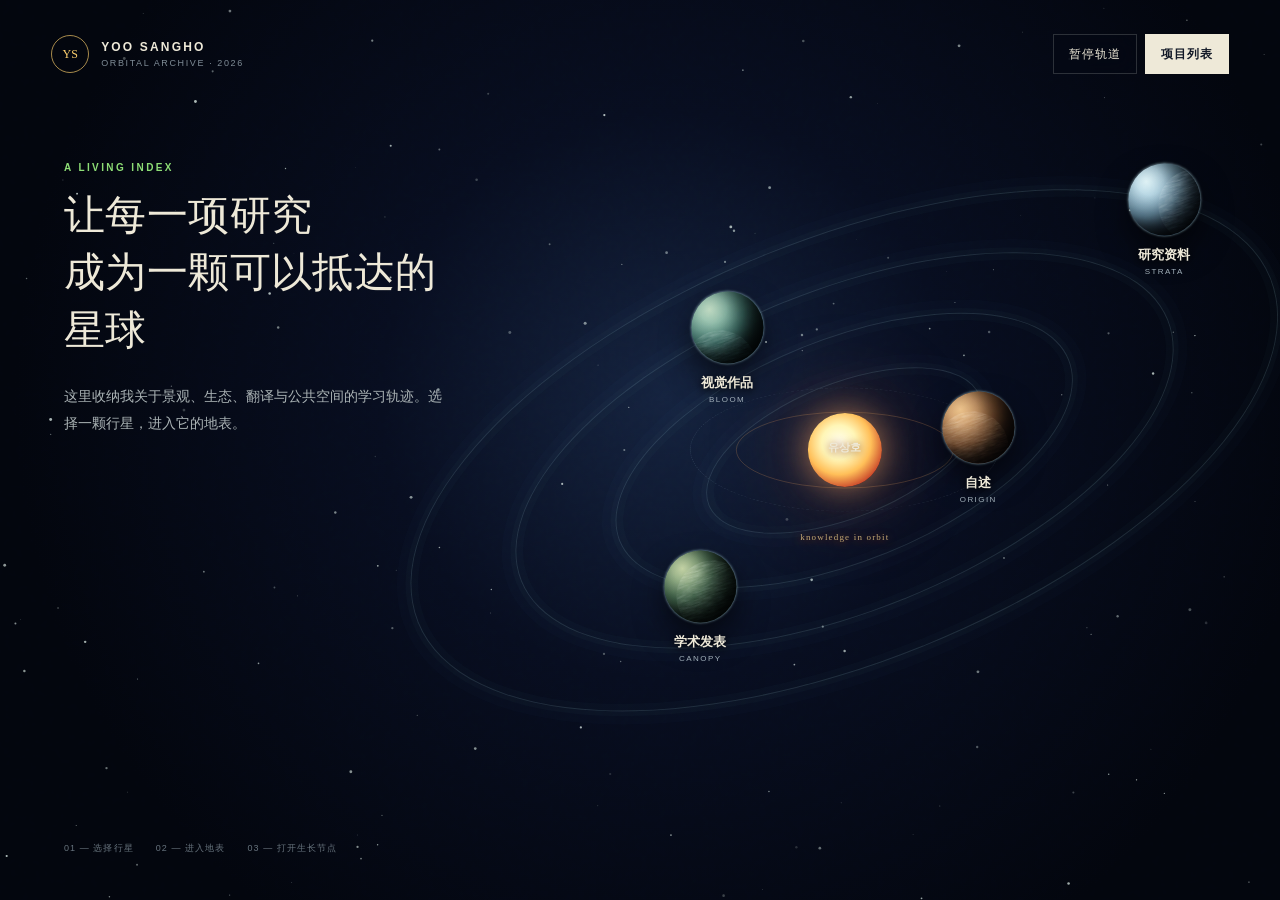
<file: universe/index.html>
<!doctype html>
<html lang="zh-CN">
<head>
  <meta charset="utf-8">
  <meta name="viewport" content="width=device-width,initial-scale=1,viewport-fit=cover">
  <meta name="theme-color" content="#050915">
  <meta name="description" content="유상호的个人知识星系：学术发表、视觉作品与研究资料。">
  <title>YOO SANGHO · 个人知识星系</title>
  <link rel="stylesheet" href="styles.css?v=biomes-20261021">
</head>
<body>
  <canvas id="starfield" aria-hidden="true"></canvas>
  <div class="grain" aria-hidden="true"></div>

  <header class="site-header">
    <a class="identity" href="#orbit" aria-label="返回个人知识星系首页">
      <span class="identity-mark">YS</span>
      <span><b>YOO SANGHO</b><small>ORBITAL ARCHIVE · 2026</small></span>
    </a>
    <nav class="header-actions" aria-label="页面工具">
      <button class="quiet-button" id="motionToggle" type="button" aria-pressed="false">暂停轨道</button>
      <button class="list-button" id="listToggle" type="button" aria-expanded="false" aria-controls="catalogue">项目列表</button>
    </nav>
  </header>

  <main id="orbit" class="orbit-stage" aria-label="个人知识星系">
    <div class="orbit-copy">
      <p class="eyebrow">A LIVING INDEX</p>
      <h1>让每一项研究<br>成为一颗可以抵达的星球</h1>
      <p class="orbit-intro">这里收纳我关于景观、生态、翻译与公共空间的学习轨迹。选择一颗行星，进入它的地表。</p>
    </div>

    <div class="system" id="system" aria-label="环绕恒星的四个内容星球">
      <div class="orbit-ring ring-1" aria-hidden="true"></div>
      <div class="orbit-ring ring-2" aria-hidden="true"></div>
      <div class="orbit-ring ring-3" aria-hidden="true"></div>
      <div class="orbit-ring ring-4" aria-hidden="true"></div>

      <div class="star" aria-label="个人知识星系的中心恒星">
        <span class="star-core"></span>
        <span class="star-name">유상호</span>
        <span class="star-sub">knowledge in orbit</span>
      </div>

      <div class="planet-orbit orbit-1" style="--start:-18deg;--duration:38s">
        <button class="planet planet-about" type="button" data-world="about" aria-label="进入个人简介星球">
          <span class="planet-face"><i></i></span>
          <span class="planet-label"><b>自述</b><small>ORIGIN</small></span>
        </button>
      </div>
      <div class="planet-orbit orbit-2" style="--start:112deg;--duration:52s">
        <button class="planet planet-academic" type="button" data-world="academic" aria-label="进入学术发表星球">
          <span class="planet-face"><i></i></span>
          <span class="planet-label"><b>学术发表</b><small>CANOPY</small></span>
        </button>
      </div>
      <div class="planet-orbit orbit-3" style="--start:208deg;--duration:67s">
        <button class="planet planet-portfolio" type="button" data-world="portfolio" aria-label="进入视觉作品星球">
          <span class="planet-face"><i></i></span>
          <span class="planet-label"><b>视觉作品</b><small>BLOOM</small></span>
        </button>
      </div>
      <div class="planet-orbit orbit-4" style="--start:302deg;--duration:83s">
        <button class="planet planet-archive" type="button" data-world="archive" aria-label="进入研究资料星球">
          <span class="planet-face"><i></i></span>
          <span class="planet-label"><b>研究资料</b><small>STRATA</small></span>
        </button>
      </div>
    </div>

    <div class="orbit-guide" aria-hidden="true">
      <span>01 — 选择行星</span><span>02 — 进入地表</span><span>03 — 打开生长节点</span>
    </div>
  </main>

  <aside class="catalogue" id="catalogue" aria-hidden="true">
    <div class="catalogue-head">
      <div><p class="eyebrow">DIRECT ACCESS</p><h2>项目列表</h2></div>
      <button class="icon-button" id="listClose" type="button" aria-label="关闭项目列表">×</button>
    </div>
    <p class="catalogue-note">不想等待行星转过来时，可以从这里直接进入。</p>
    <section>
      <p class="catalogue-index">01 · 学术发表</p>
      <button class="catalogue-item" type="button" data-artifact="eco">
        <span>生态翻译学</span><small>HTML演示 · 中文发表稿</small>
      </button>
      <button class="catalogue-item" type="button" data-artifact="green">
        <span>绿地类型与健康老龄化</span><small>韩语演示 · 韩语发表稿</small>
      </button>
      <button class="catalogue-item" type="button" data-artifact="prehistoric">
        <span>史前景观结构 · 선사적 풍경구조</span><small>韩语演示 · 独立韩语发表稿</small>
      </button>
    </section>
    <section>
      <p class="catalogue-index">02 · 正在生长</p>
      <button class="catalogue-item" type="button" data-artifact="sensory">
        <span>多感官公共空间</span><small>作品集研究 · 整理中</small>
      </button>
    </section>
  </aside>
  <div class="scrim" id="scrim" hidden></div>

  <section class="surface-shell" id="surfaceShell" aria-hidden="true">
    <header class="surface-header">
      <button class="return-button" id="returnOrbit" type="button"><span>←</span> 返回轨道</button>
      <div class="surface-coordinate"><span id="worldCode">CANOPY–02</span><small>planetary surface</small></div>
    </header>

    <div class="world world-about" data-world-panel="about" role="region" aria-label="自述星球：荒漠峡谷" aria-hidden="true">
      <div class="sky-copy"><p class="eyebrow">ORIGIN · 自述 · 荒漠峡谷</p><h2>我从环境开始，<br>寻找人与场所的关系。</h2><p>学习与创作横跨景观、生态、健康城市、翻译和公共空间。这里不是一份固定简历，而是一片会继续生长的起点。</p></div>
      <div class="horizon horizon-about" aria-hidden="true"><i></i><i></i><i></i></div>
      <button class="organism observatory" type="button" data-artifact="profile"><span class="dome"></span><span class="beam"></span><b>个人坐标</b><small>ABOUT · PROFILE</small></button>
    </div>

    <div class="world world-academic" data-world-panel="academic" role="region" aria-label="学术发表星球：迷雾雨林" aria-hidden="true">
      <div class="sky-copy"><p class="eyebrow">CANOPY · 学术发表 · 迷雾雨林</p><h2>在林间，<br>寻找研究的线索。</h2><p>树旁的标记对应研究主题，点击可查看演示、发表稿与相关材料。</p></div>
      <div class="horizon horizon-academic" aria-hidden="true"><i></i><i></i><i></i></div>
      <button class="organism tree tree-eco" type="button" data-artifact="eco" aria-label="打开生态翻译学项目">
        <span class="tree-crown crown-a"></span><span class="tree-crown crown-b"></span><span class="tree-crown crown-c"></span><span class="tree-trunk"></span>
        <span class="node-line"></span><b>生态翻译学</b><small>2026 · THEORY</small>
      </button>
      <button class="organism tree tree-green" type="button" data-artifact="green" aria-label="打开绿地类型与健康老龄化项目">
        <span class="tree-crown crown-a"></span><span class="tree-crown crown-b"></span><span class="tree-crown crown-c"></span><span class="tree-trunk"></span>
        <span class="node-line"></span><b>绿地类型与健康老龄化</b><small>2026 · PAPER REVIEW</small>
      </button>
      <button class="organism research-prehistoric" type="button" data-artifact="prehistoric" aria-label="打开史前景观结构项目">
        <span></span><b>史前景观结构</b><small>2026 · LANDSCAPE HISTORY</small>
      </button>
    </div>

    <div class="world world-portfolio" data-world-panel="portfolio" role="region" aria-label="视觉作品星球：晨雾湿地" aria-hidden="true">
      <div class="sky-copy"><p class="eyebrow">BLOOM · 视觉作品 · 晨雾湿地</p><h2>感官经验<br>以不同形态开花。</h2><p>照片、声音、气味与身体经验，被整理成可以观看和讨论的空间提案。</p></div>
      <div class="horizon horizon-portfolio" aria-hidden="true"><i></i><i></i><i></i></div>
      <button class="organism flower flower-main" type="button" data-artifact="sensory"><span class="petal p1"></span><span class="petal p2"></span><span class="petal p3"></span><span class="petal p4"></span><span class="flower-core"></span><span class="stem"></span><b>多感官公共空间</b><small>PORTFOLIO · GROWING</small></button>
      <button class="organism flower flower-small" type="button" data-artifact="future"><span class="petal p1"></span><span class="petal p2"></span><span class="petal p3"></span><span class="petal p4"></span><span class="flower-core"></span><span class="stem"></span><b>下一次开花</b><small>COMING LATER</small></button>
    </div>

    <div class="world world-archive" data-world-panel="archive" role="region" aria-label="研究资料星球：蓝色冰川" aria-hidden="true">
      <div class="sky-copy"><p class="eyebrow">STRATA · 研究资料 · 蓝色冰川</p><h2>材料在时间中沉积，<br>留下可追溯的线索。</h2><p>讲稿与演示在这里形成索引。之后可以继续加入论文、图表、笔记和参考资料。</p></div>
      <div class="horizon horizon-archive" aria-hidden="true"><i></i><i></i><i></i></div>
      <button class="organism crystal crystal-a" type="button" data-artifact="eco"><span></span><span></span><b>生态翻译学资料</b><small>SLIDES · SCRIPT</small></button>
      <button class="organism crystal crystal-b" type="button" data-artifact="green"><span></span><span></span><b>健康老龄化资料</b><small>SLIDES · SCRIPT</small></button>
      <button class="organism crystal crystal-prehistoric" type="button" data-artifact="prehistoric"><span></span><span></span><b>史前景观结构资料</b><small>SLIDES · SCRIPT</small></button>
    </div>

    <div class="surface-legend"><span><i></i> 可点击的生长节点</span><small>拖动或滚动不影响地表，直接点击节点即可</small></div>
  </section>

  <dialog class="artifact-panel" id="artifactPanel">
    <button class="icon-button panel-close" id="artifactClose" type="button" aria-label="关闭项目详情">×</button>
    <p class="artifact-type" id="artifactType">ACADEMIC PROJECT</p>
    <h2 id="artifactTitle">项目名称</h2>
    <p class="artifact-meta" id="artifactMeta">2026 · HTML</p>
    <p class="artifact-description" id="artifactDescription"></p>
    <div class="artifact-links" id="artifactLinks"></div>
    <p class="artifact-foot">节点会随着新的内容继续生长。</p>
  </dialog>

  <script src="app.js?v=biomes-20261021"></script>
</body>
</html>
</file>
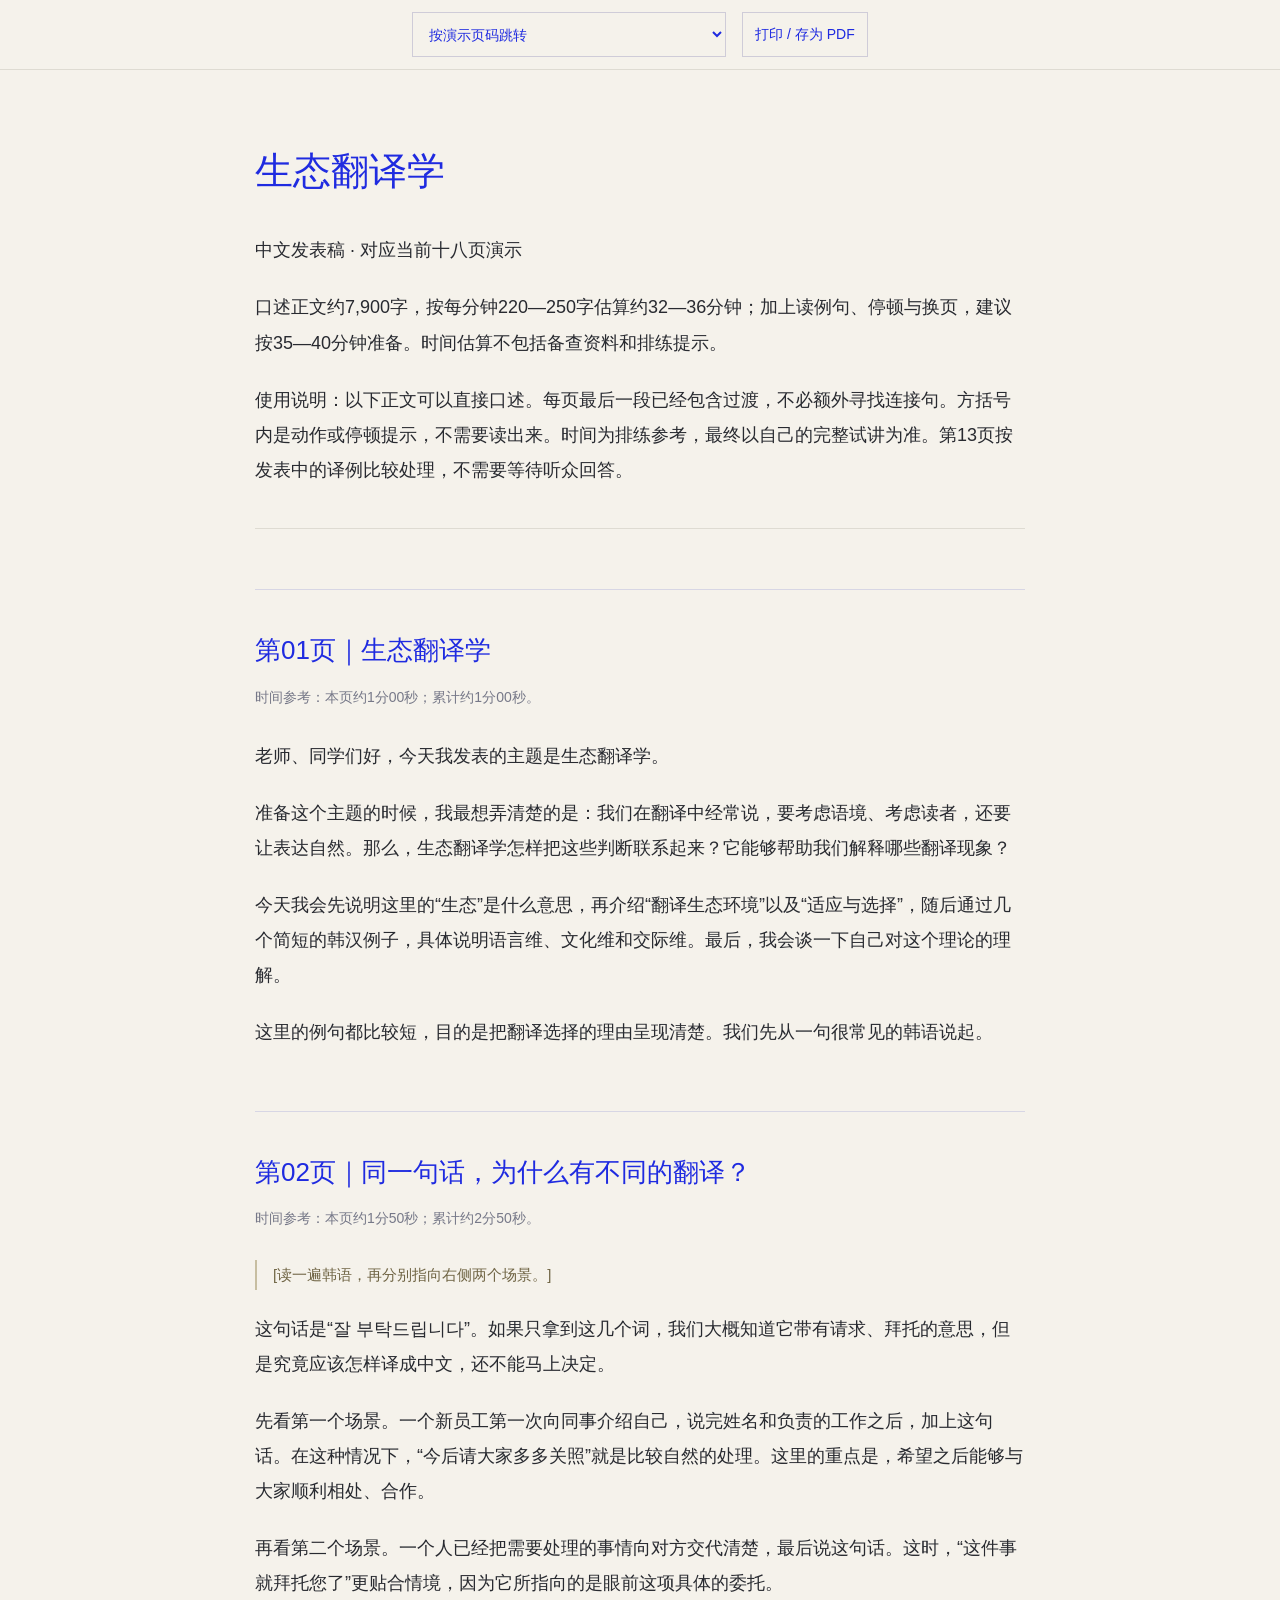
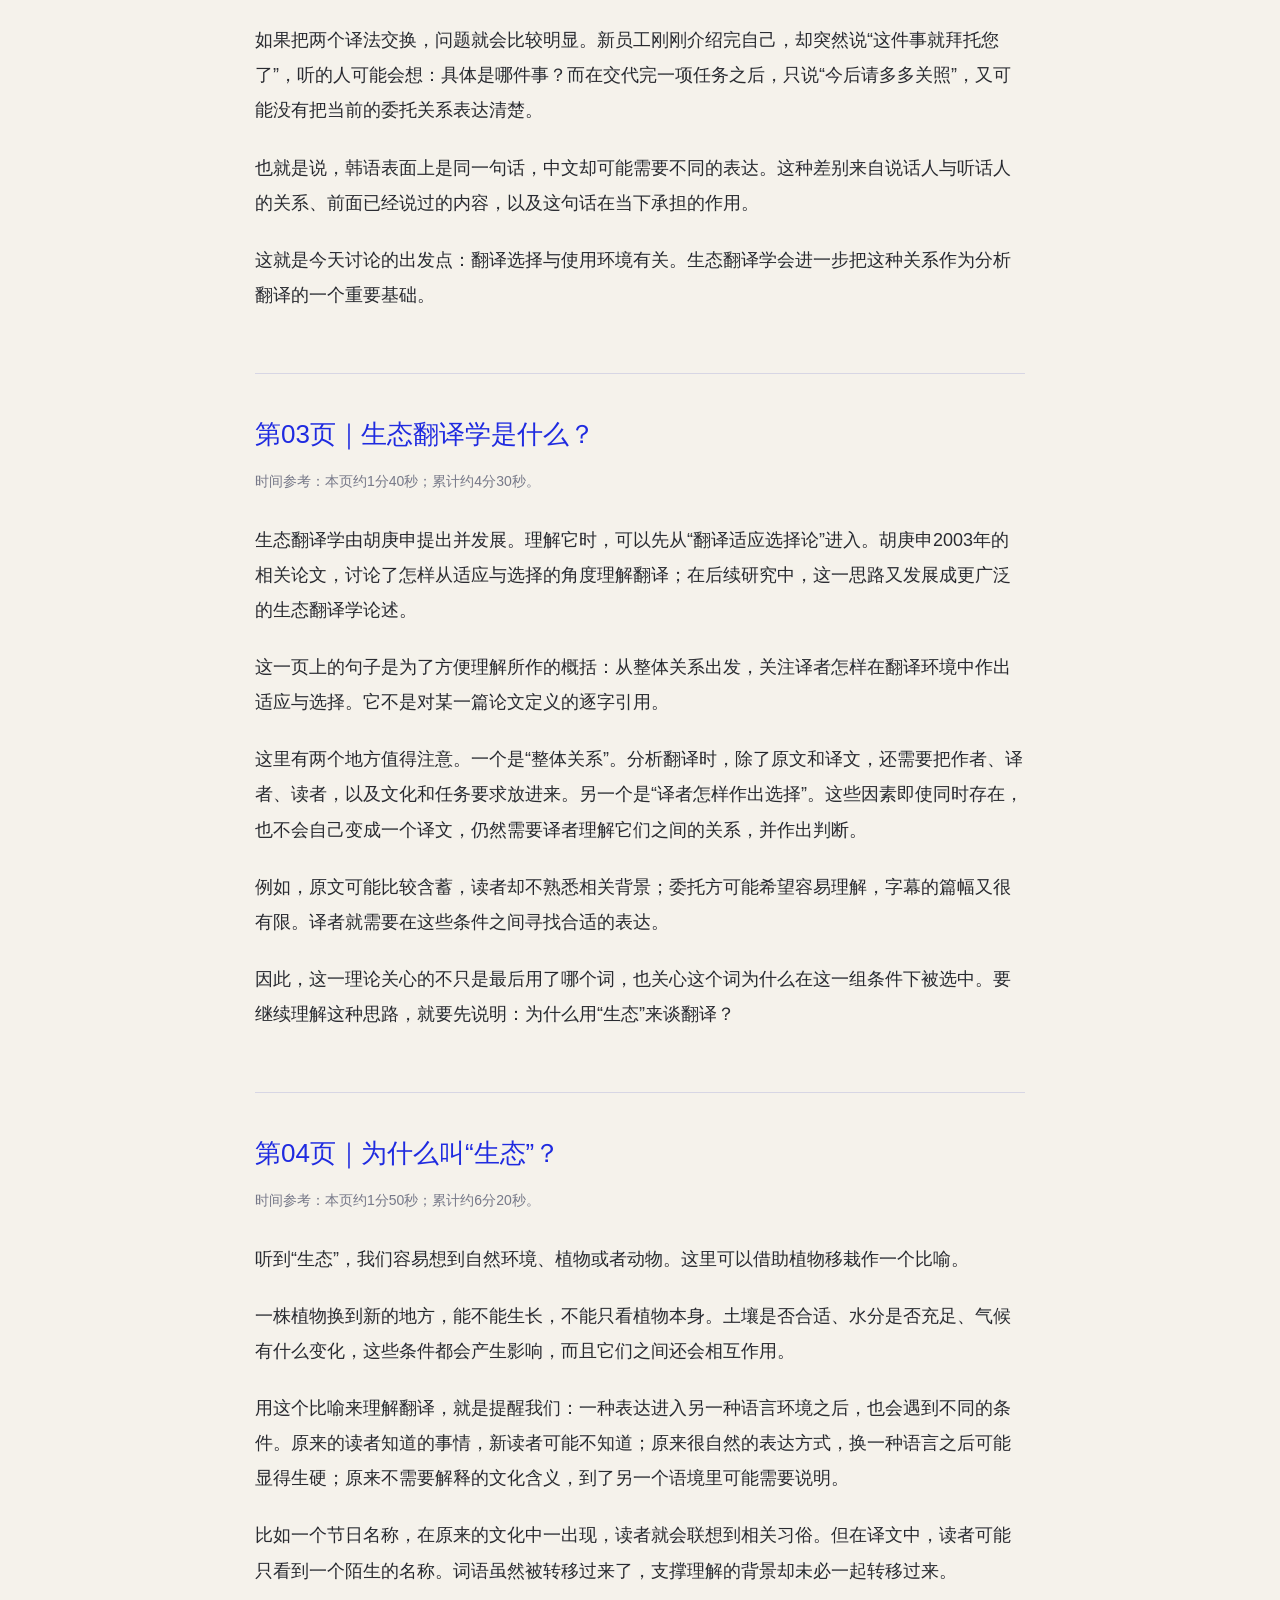
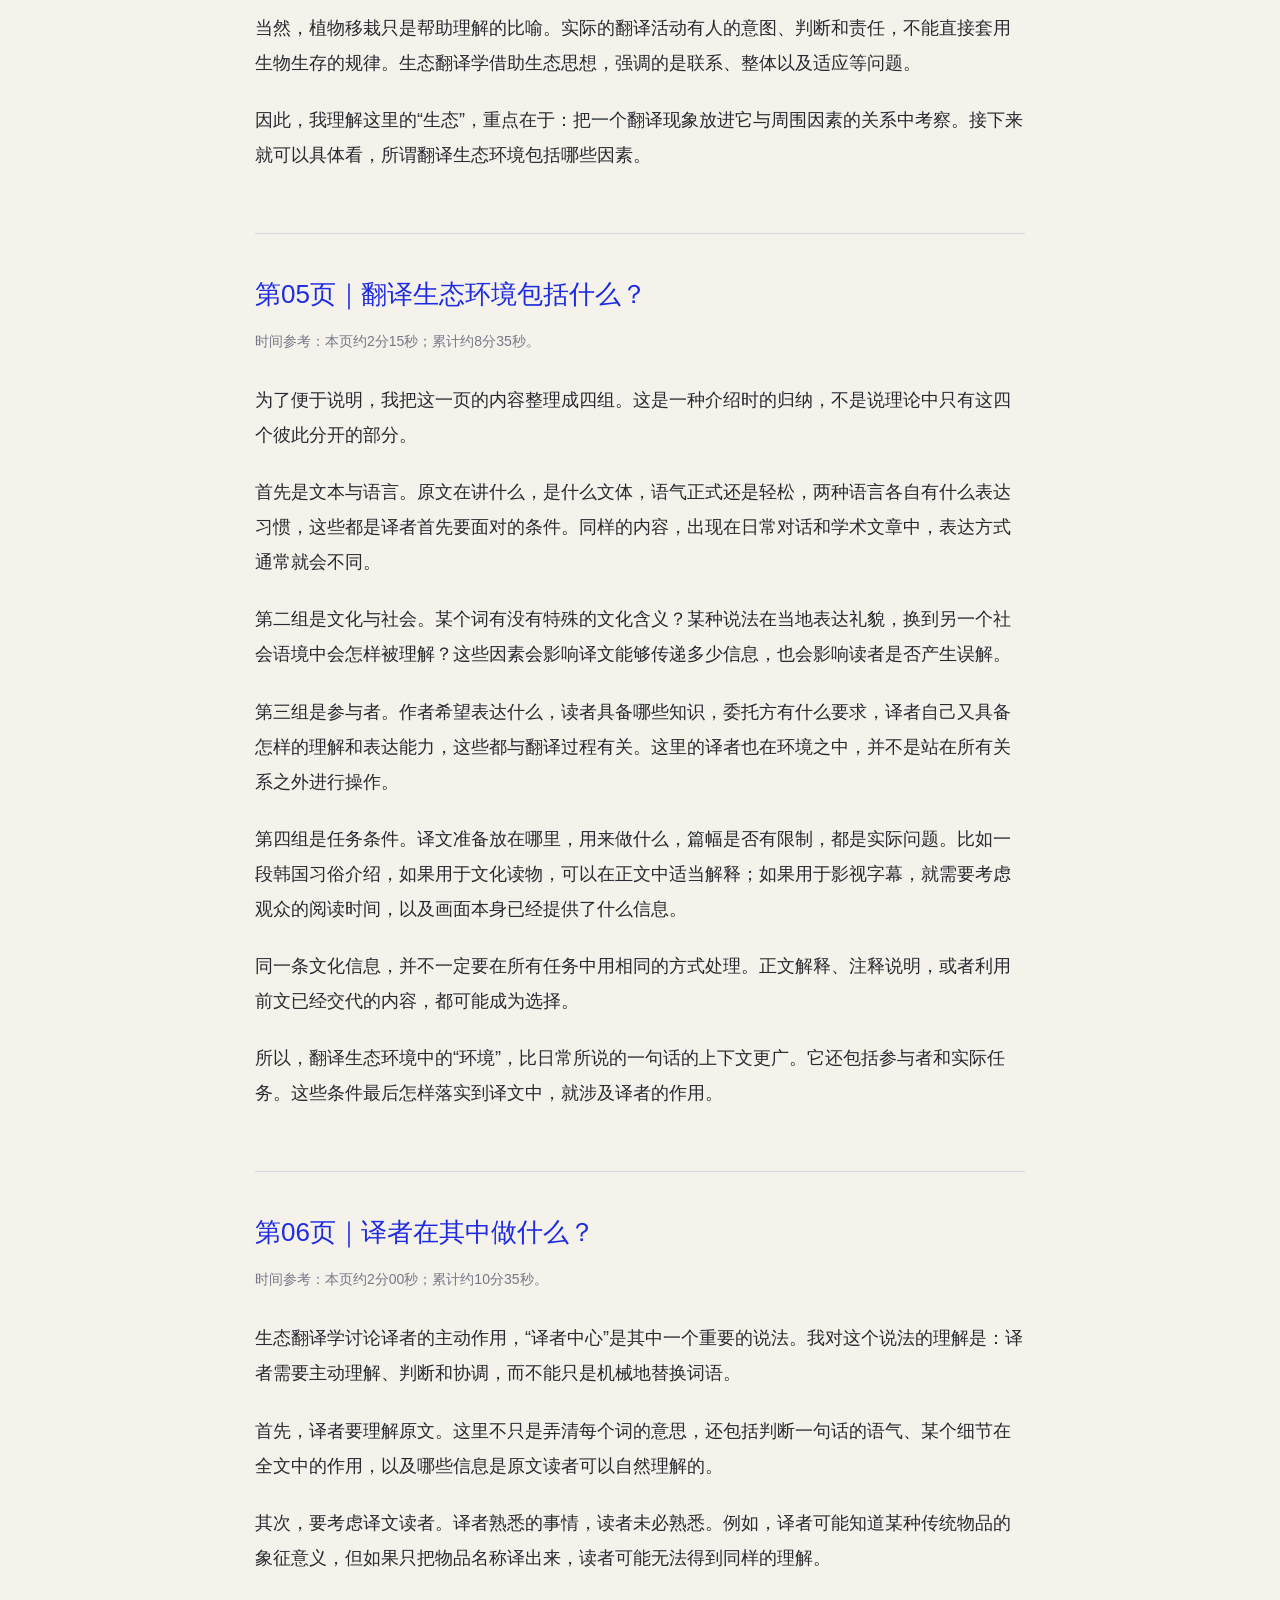
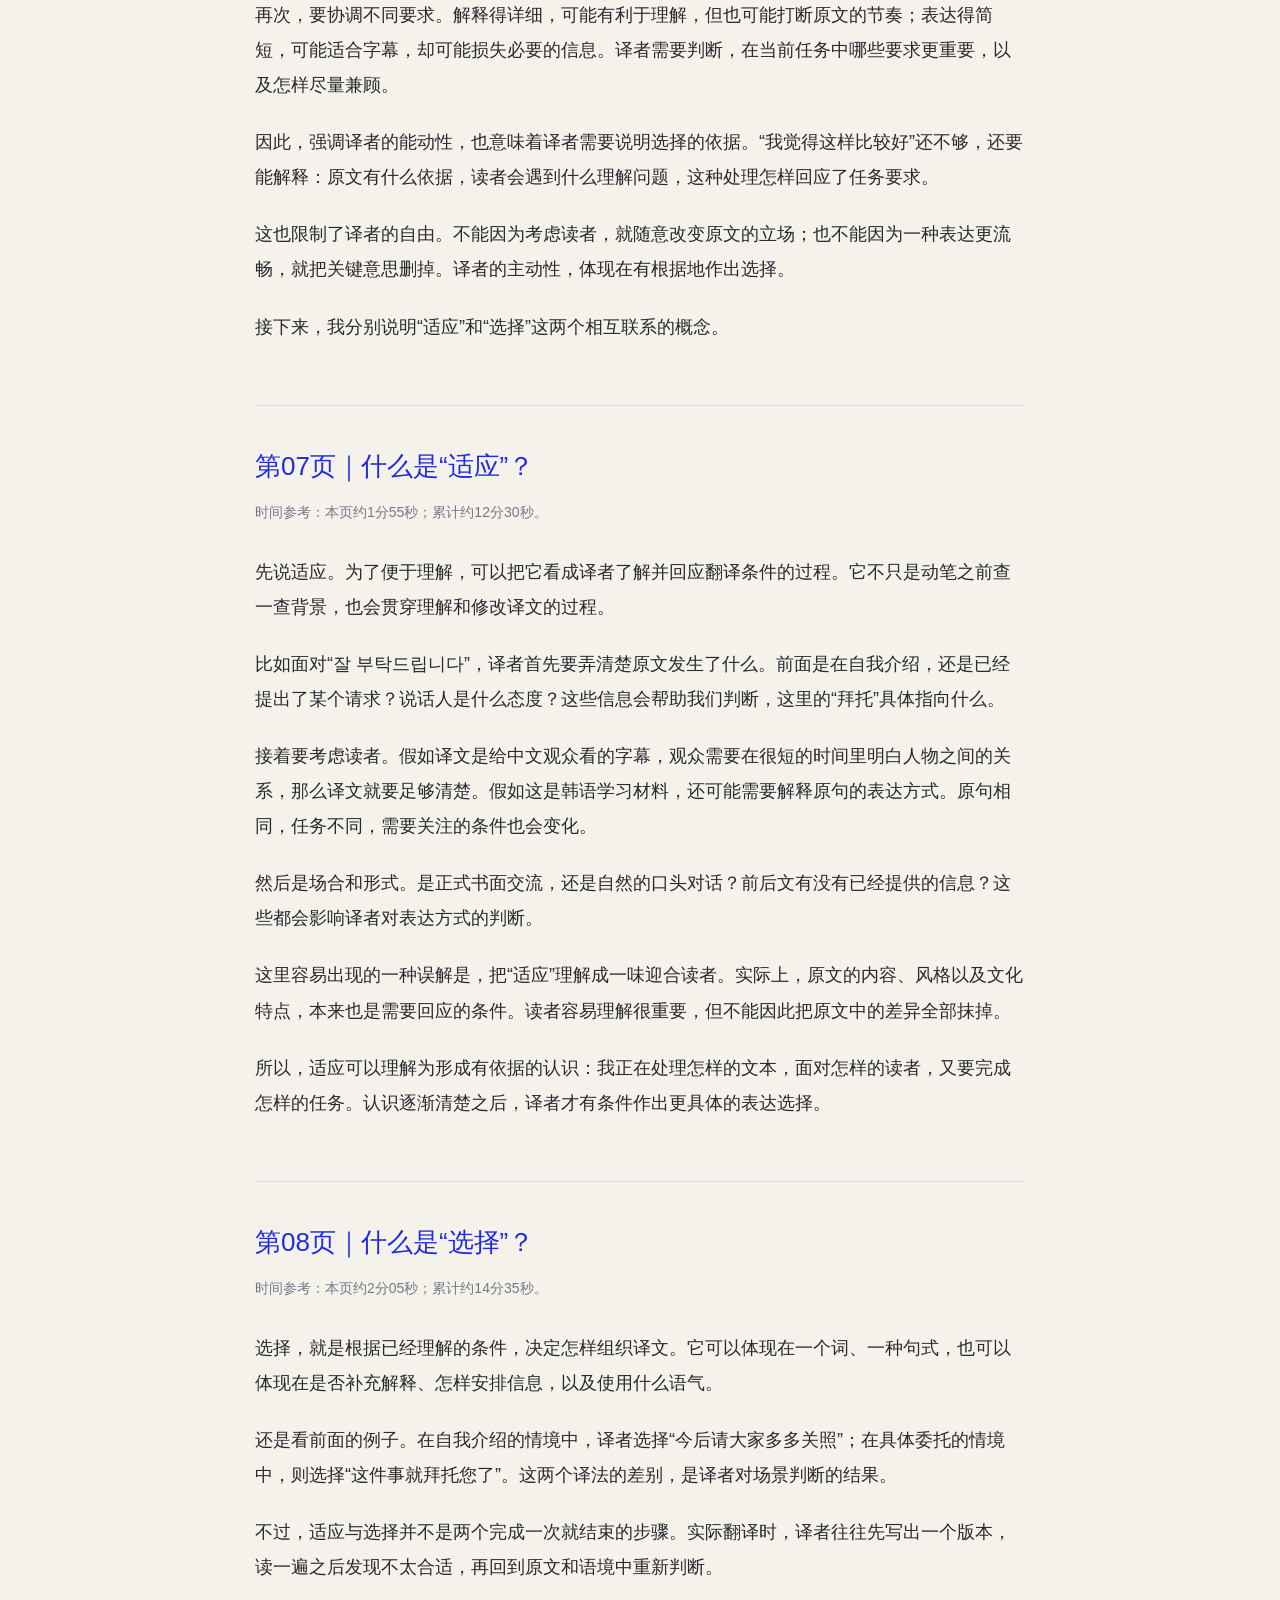
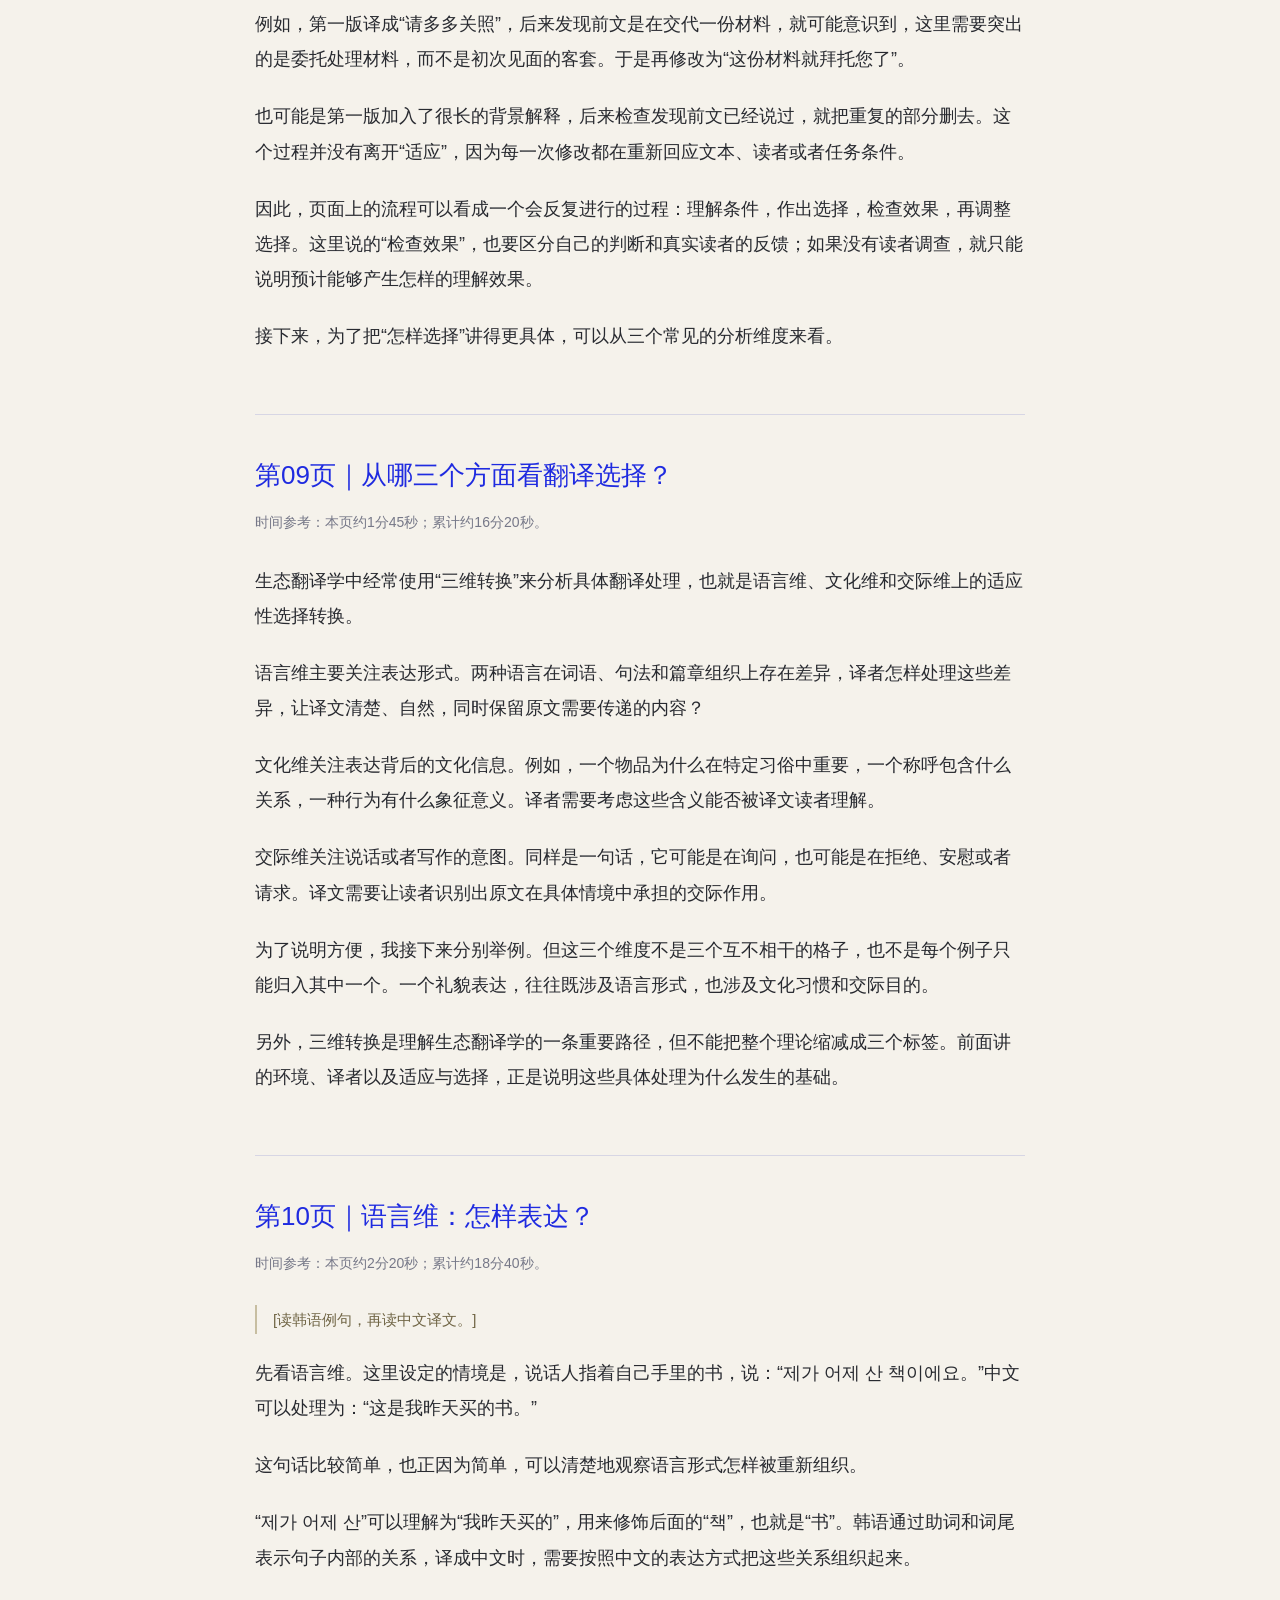
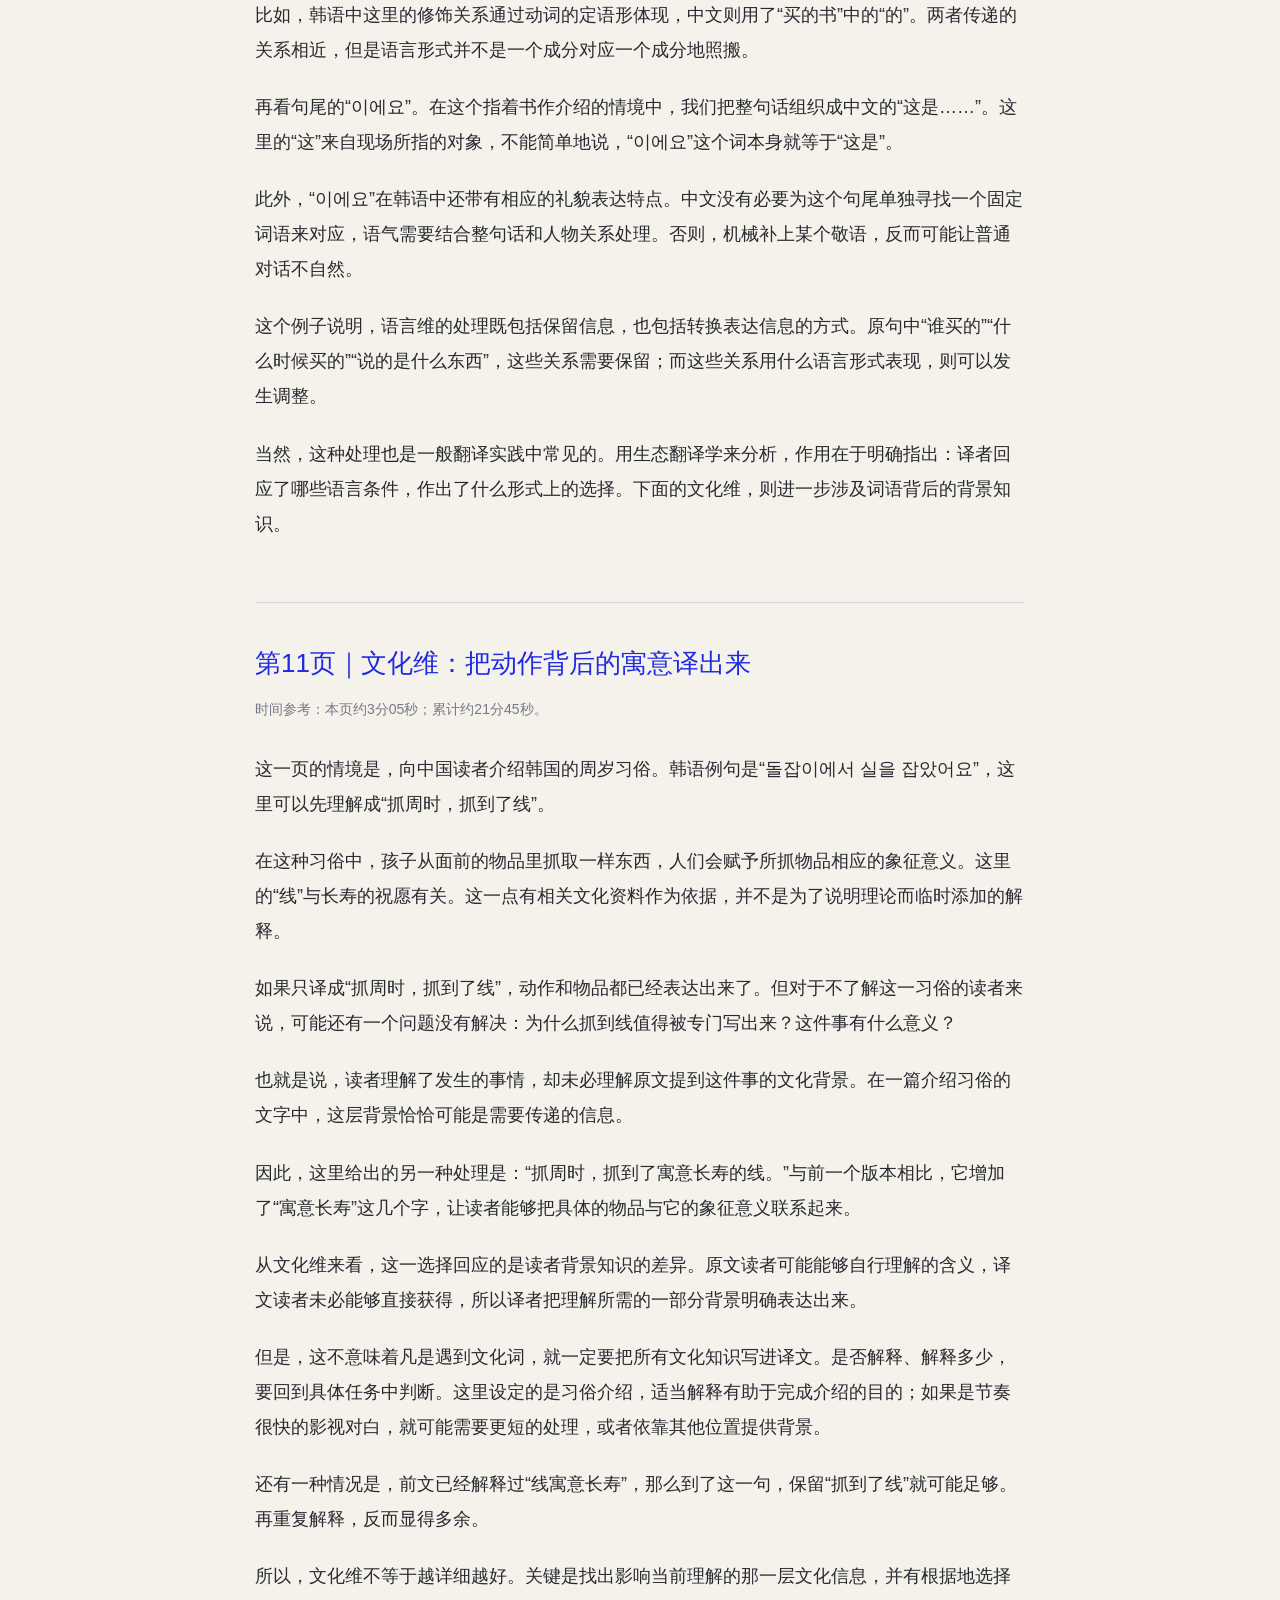
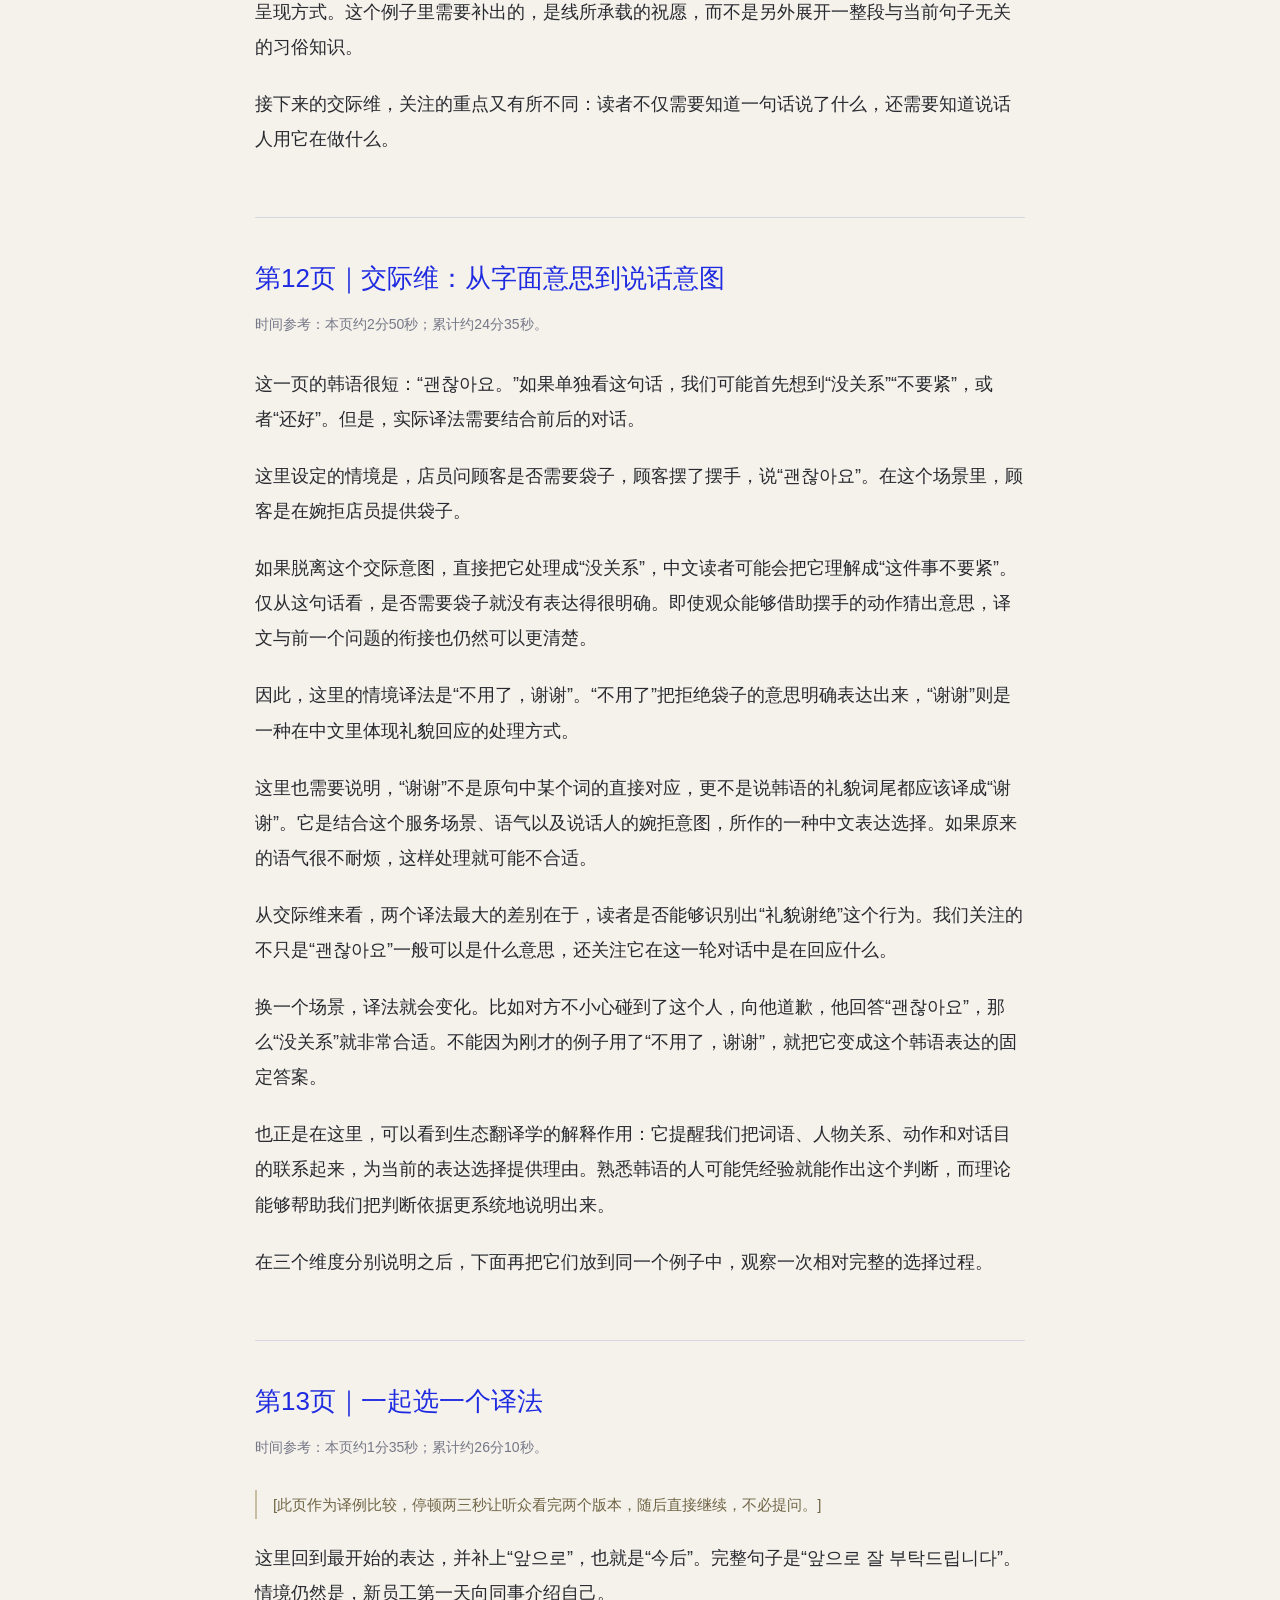
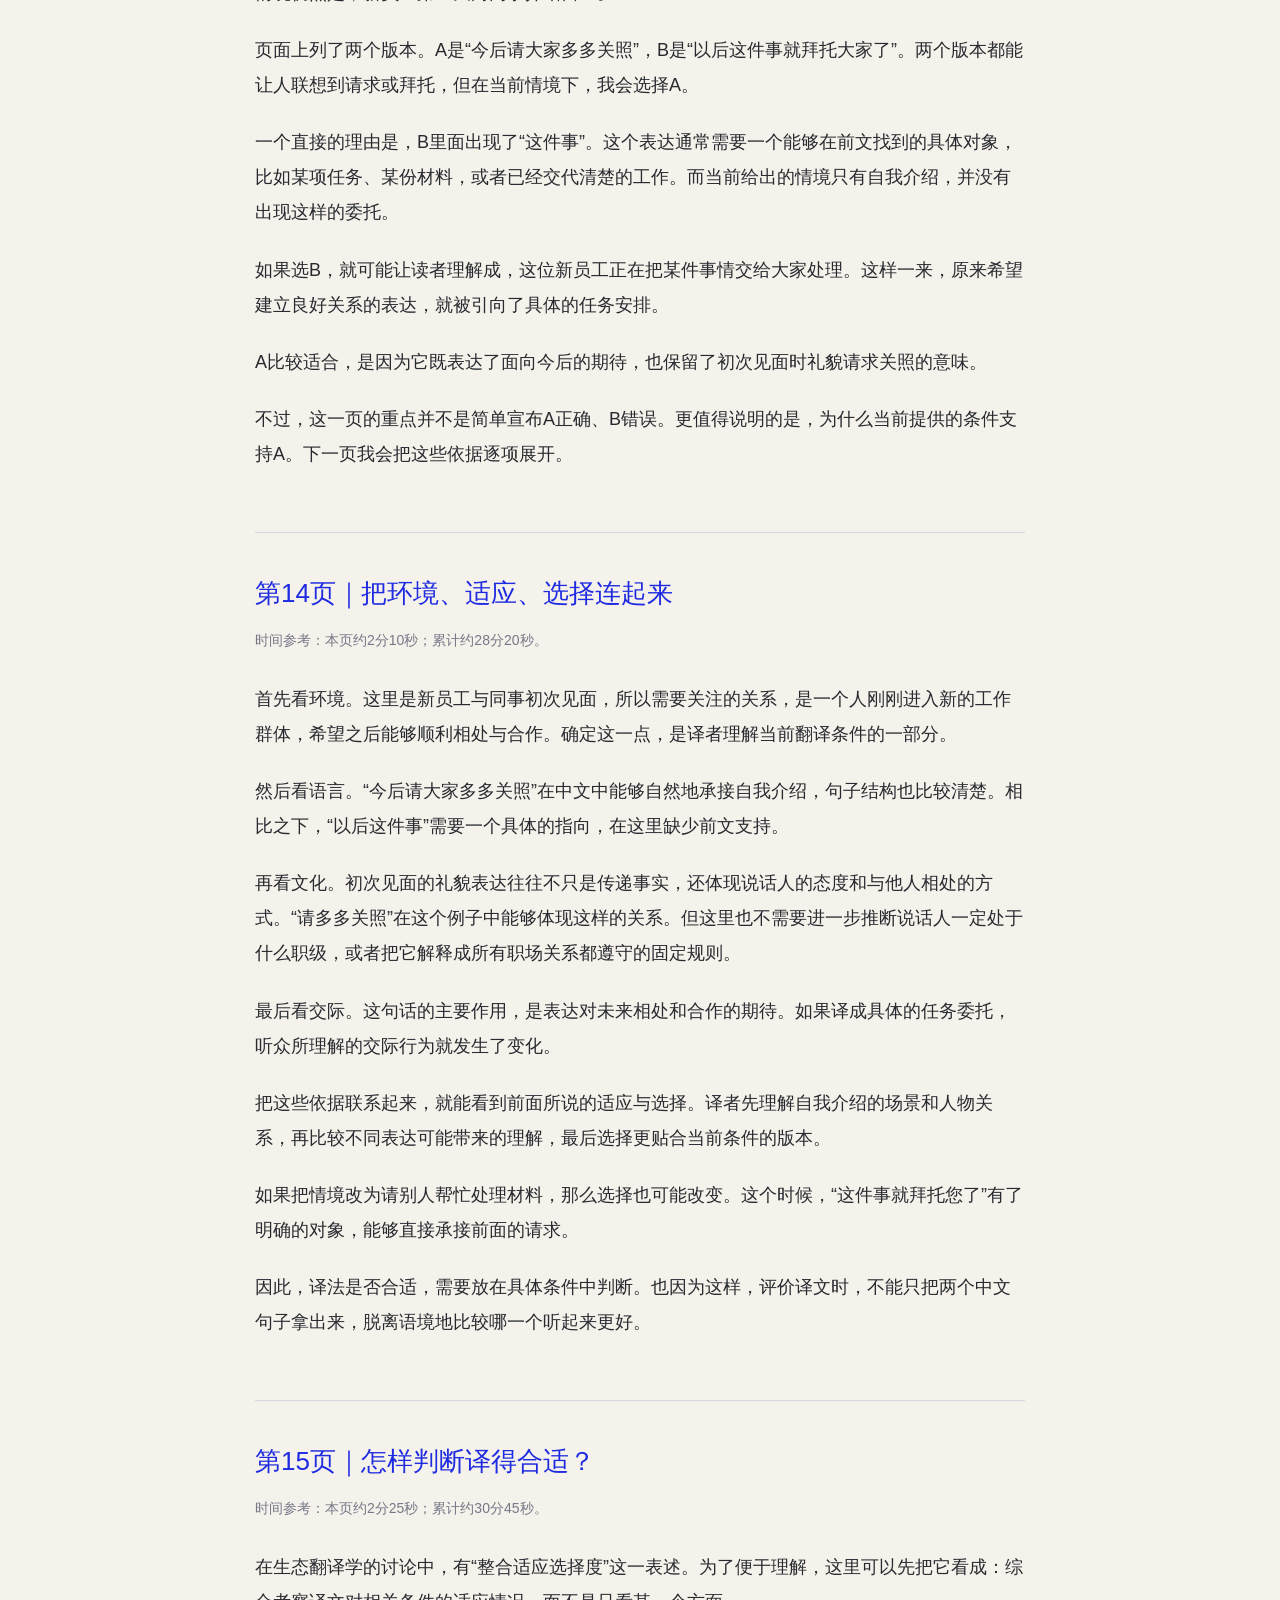
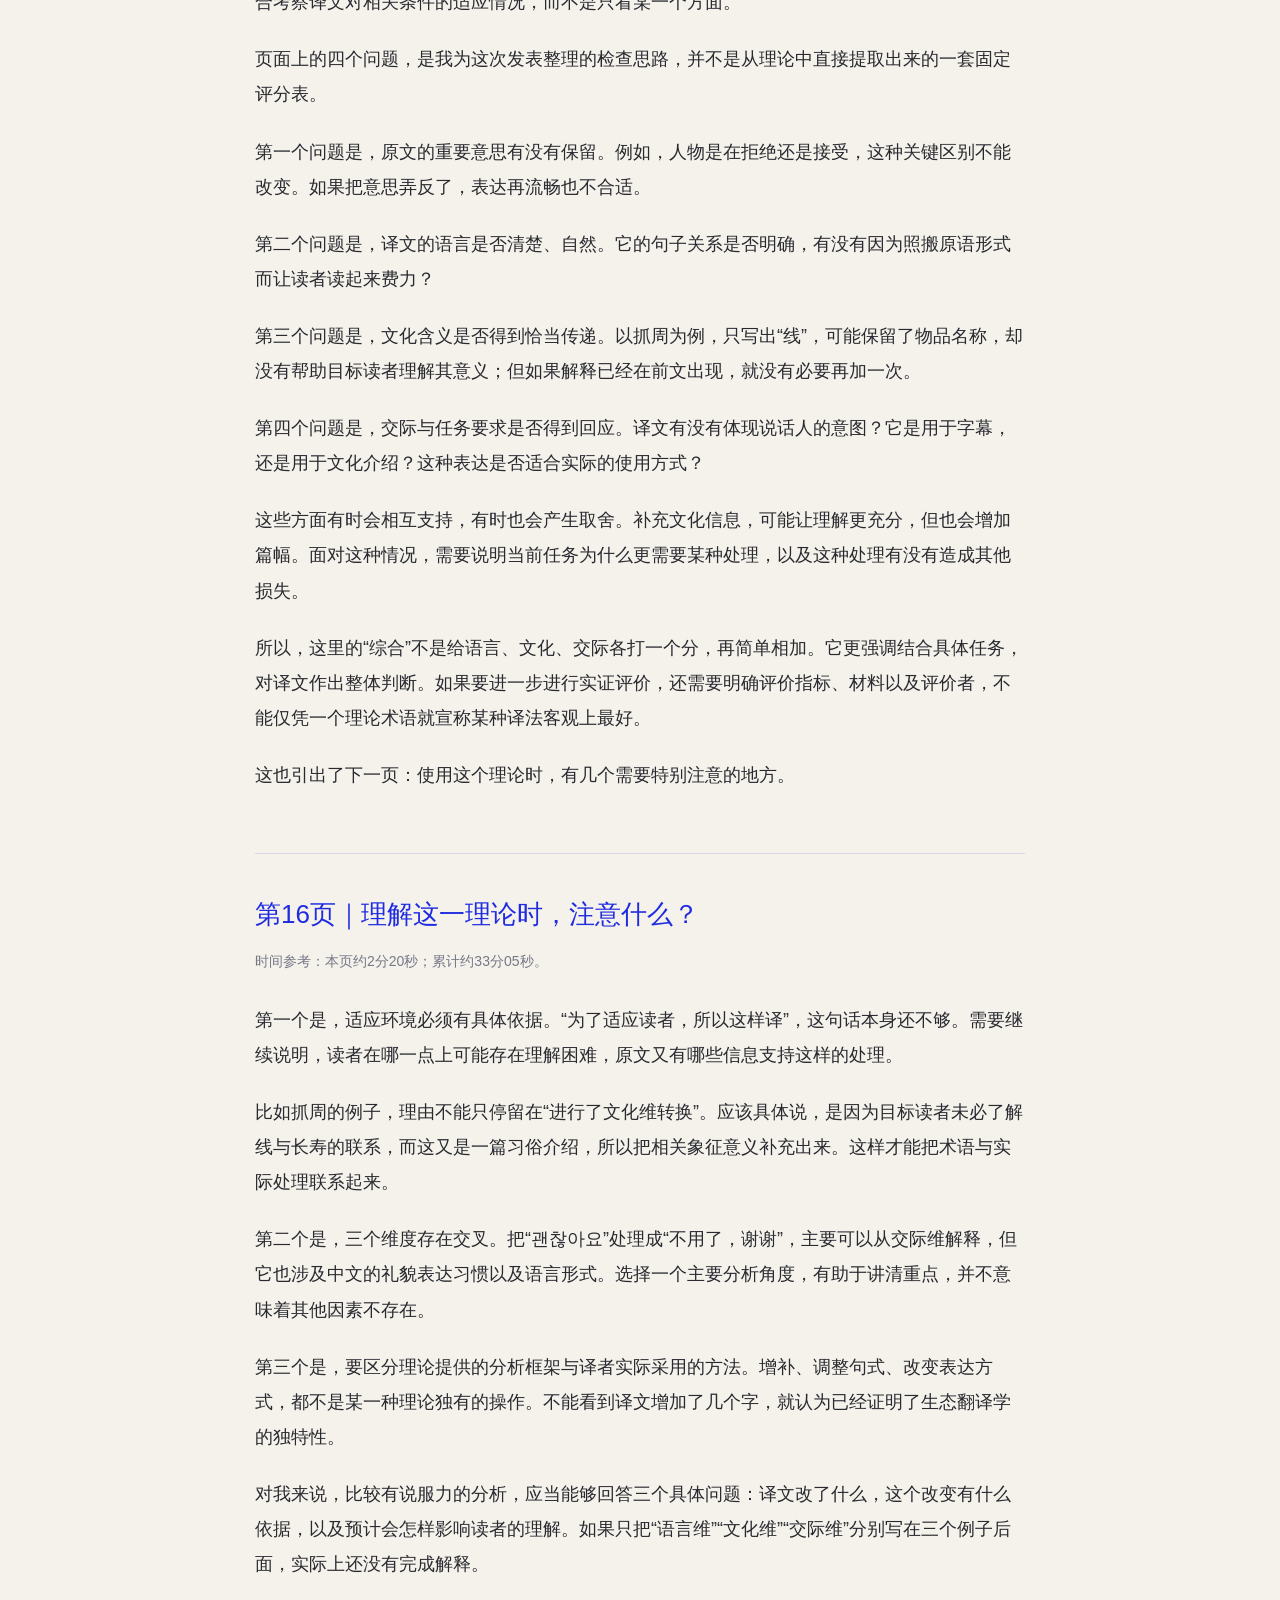
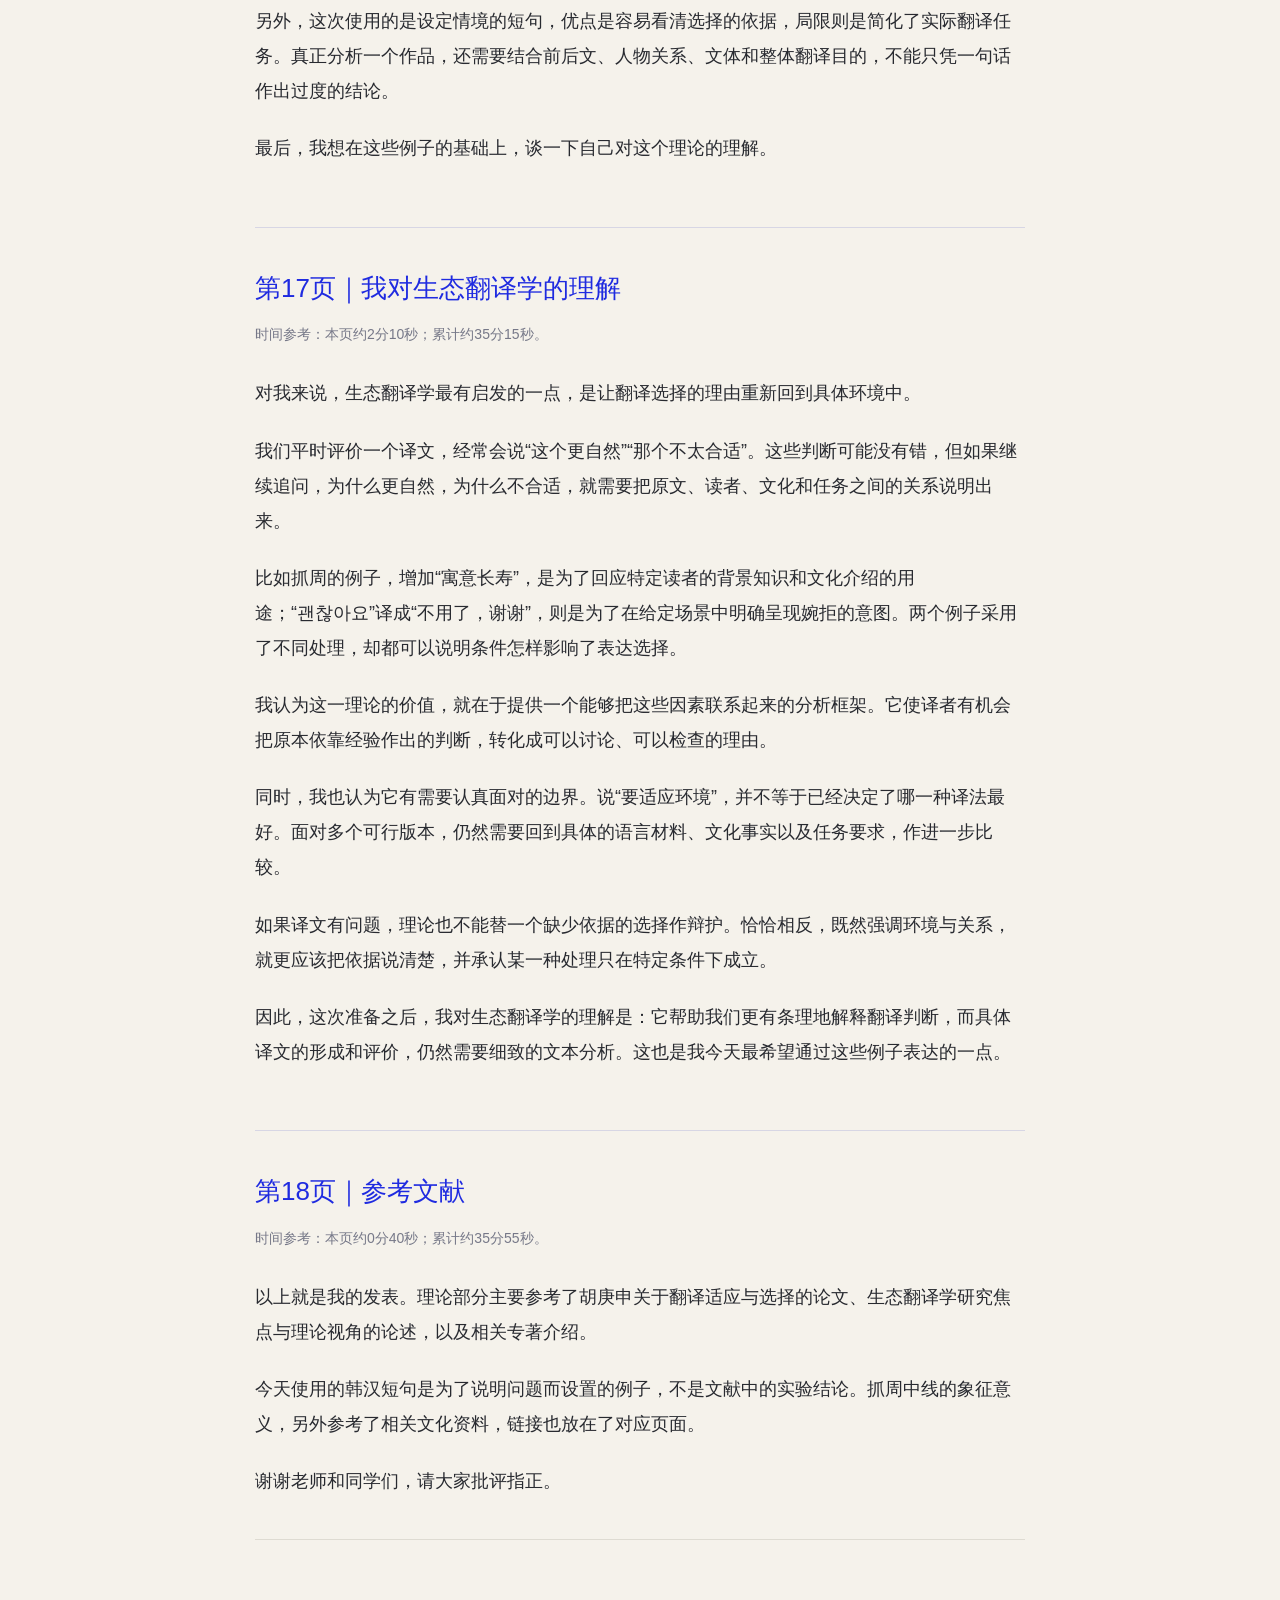
<file: script.html>
<!doctype html><html lang="zh-CN"><head><meta charset="utf-8"><meta name="viewport" content="width=device-width,initial-scale=1"><title>生态翻译学 · 中文发表稿</title><style>
*{box-sizing:border-box}:lang(ko){word-break:keep-all;font-family:"Apple SD Gothic Neo","Malgun Gothic",sans-serif}html{scroll-behavior:auto}body{margin:0;background:#f5f2eb;color:#282a30;font-family:'PingFang SC','Microsoft YaHei','Noto Sans CJK SC',sans-serif;font-size:18px;line-height:1.95;line-break:strict}main{max-width:880px;margin:0 auto;padding:64px 55px 100px}h1{font-size:38px;font-weight:500;color:#1f2be0;margin:0 0 25px}h2{font-size:26px;line-height:1.6;font-weight:500;color:#1f2be0;border-top:1px solid #d7d6e4;padding-top:40px;margin:60px 0 12px;scroll-margin-top:90px;break-after:avoid}p{margin:0 0 22px}a{color:#303cbd;overflow-wrap:anywhere}.timing{font-size:14px;color:#767888;margin-bottom:28px}.cue{font-size:15px;color:#706545;border-left:2px solid #c7bea1;padding-left:16px}hr{border:0;border-top:1px solid #dedbd2;margin:40px 0}li{margin:0 0 16px}em{font-family:Georgia,serif}header{position:sticky;top:0;background:#f5f2ebf5;backdrop-filter:blur(8px);border-bottom:1px solid #dedbd2;padding:12px 24px;display:flex;justify-content:center;gap:16px;z-index:2}select,button{font:inherit;font-size:14px;border:1px solid #cfccd8;background:#f5f2eb;color:#1f2be0;padding:8px 12px;border-radius:0;max-width:65vw;cursor:pointer}button:focus-visible,select:focus-visible{outline:2px solid #1f2be0} @media(max-width:600px){main{padding:35px 24px 70px}body{font-size:20px}header{padding:10px 18px}header select{width:100%;max-width:100%;min-width:0}header button{display:none}h1{font-size:30px}h2{font-size:23px}}@media print{@page{size:A4;margin:20mm}header{display:none}body{background:white;font-size:11pt;line-height:1.8}main{padding:0;max-width:none}h1{font-size:24pt}h2{break-before:page;margin:0 0 12px;padding-top:0;border-top:0;font-size:17pt}p{orphans:3;widows:3;margin-bottom:12px}a{color:inherit;text-decoration:none}.timing,.cue{font-size:9pt}hr{display:none}}
</style></head><body><header><select aria-label="跳转到发表稿页面" onchange="location.hash=this.value"><option value="">按演示页码跳转</option><option value="page-1">第01页｜生态翻译学</option><option value="page-2">第02页｜同一句话，为什么有不同的翻译？</option><option value="page-3">第03页｜生态翻译学是什么？</option><option value="page-4">第04页｜为什么叫“生态”？</option><option value="page-5">第05页｜翻译生态环境包括什么？</option><option value="page-6">第06页｜译者在其中做什么？</option><option value="page-7">第07页｜什么是“适应”？</option><option value="page-8">第08页｜什么是“选择”？</option><option value="page-9">第09页｜从哪三个方面看翻译选择？</option><option value="page-10">第10页｜语言维：怎样表达？</option><option value="page-11">第11页｜文化维：把动作背后的寓意译出来</option><option value="page-12">第12页｜交际维：从字面意思到说话意图</option><option value="page-13">第13页｜一起选一个译法</option><option value="page-14">第14页｜把环境、适应、选择连起来</option><option value="page-15">第15页｜怎样判断译得合适？</option><option value="page-16">第16页｜理解这一理论时，注意什么？</option><option value="page-17">第17页｜我对生态翻译学的理解</option><option value="page-18">第18页｜参考文献</option><option value="extra-18">备查资料｜以下不需要朗读</option><option value="extra-19">排练时的取舍｜以下不需要朗读</option></select><button onclick="window.print()">打印 / 存为 PDF</button></header><main><h1>生态翻译学</h1>
<p>中文发表稿 · 对应当前十八页演示</p>
<p>口述正文约7,900字，按每分钟220—250字估算约32—36分钟；加上读例句、停顿与换页，建议按35—40分钟准备。时间估算不包括备查资料和排练提示。</p>
<p>使用说明：以下正文可以直接口述。每页最后一段已经包含过渡，不必额外寻找连接句。方括号内是动作或停顿提示，不需要读出来。时间为排练参考，最终以自己的完整试讲为准。第13页按发表中的译例比较处理，不需要等待听众回答。</p>
<hr>
<h2 id="page-1">第01页｜生态翻译学</h2>
<p class="timing">时间参考：本页约1分00秒；累计约1分00秒。</p>
<p>老师、同学们好，今天我发表的主题是生态翻译学。</p>
<p>准备这个主题的时候，我最想弄清楚的是：我们在翻译中经常说，要考虑语境、考虑读者，还要让表达自然。那么，生态翻译学怎样把这些判断联系起来？它能够帮助我们解释哪些翻译现象？</p>
<p>今天我会先说明这里的“生态”是什么意思，再介绍“翻译生态环境”以及“适应与选择”，随后通过几个简短的韩汉例子，具体说明语言维、文化维和交际维。最后，我会谈一下自己对这个理论的理解。</p>
<p>这里的例句都比较短，目的是把翻译选择的理由呈现清楚。我们先从一句很常见的韩语说起。</p>
<h2 id="page-2">第02页｜同一句话，为什么有不同的翻译？</h2>
<p class="timing">时间参考：本页约1分50秒；累计约2分50秒。</p>
<p class="cue">[读一遍韩语，再分别指向右侧两个场景。]</p>
<p>这句话是“<span lang="ko">잘 부탁드립니다</span>”。如果只拿到这几个词，我们大概知道它带有请求、拜托的意思，但是究竟应该怎样译成中文，还不能马上决定。</p>
<p>先看第一个场景。一个新员工第一次向同事介绍自己，说完姓名和负责的工作之后，加上这句话。在这种情况下，“今后请大家多多关照”就是比较自然的处理。这里的重点是，希望之后能够与大家顺利相处、合作。</p>
<p>再看第二个场景。一个人已经把需要处理的事情向对方交代清楚，最后说这句话。这时，“这件事就拜托您了”更贴合情境，因为它所指向的是眼前这项具体的委托。</p>
<p>如果把两个译法交换，问题就会比较明显。新员工刚刚介绍完自己，却突然说“这件事就拜托您了”，听的人可能会想：具体是哪件事？而在交代完一项任务之后，只说“今后请多多关照”，又可能没有把当前的委托关系表达清楚。</p>
<p>也就是说，韩语表面上是同一句话，中文却可能需要不同的表达。这种差别来自说话人与听话人的关系、前面已经说过的内容，以及这句话在当下承担的作用。</p>
<p>这就是今天讨论的出发点：翻译选择与使用环境有关。生态翻译学会进一步把这种关系作为分析翻译的一个重要基础。</p>
<h2 id="page-3">第03页｜生态翻译学是什么？</h2>
<p class="timing">时间参考：本页约1分40秒；累计约4分30秒。</p>
<p>生态翻译学由胡庚申提出并发展。理解它时，可以先从“翻译适应选择论”进入。胡庚申2003年的相关论文，讨论了怎样从适应与选择的角度理解翻译；在后续研究中，这一思路又发展成更广泛的生态翻译学论述。</p>
<p>这一页上的句子是为了方便理解所作的概括：从整体关系出发，关注译者怎样在翻译环境中作出适应与选择。它不是对某一篇论文定义的逐字引用。</p>
<p>这里有两个地方值得注意。一个是“整体关系”。分析翻译时，除了原文和译文，还需要把作者、译者、读者，以及文化和任务要求放进来。另一个是“译者怎样作出选择”。这些因素即使同时存在，也不会自己变成一个译文，仍然需要译者理解它们之间的关系，并作出判断。</p>
<p>例如，原文可能比较含蓄，读者却不熟悉相关背景；委托方可能希望容易理解，字幕的篇幅又很有限。译者就需要在这些条件之间寻找合适的表达。</p>
<p>因此，这一理论关心的不只是最后用了哪个词，也关心这个词为什么在这一组条件下被选中。要继续理解这种思路，就要先说明：为什么用“生态”来谈翻译？</p>
<h2 id="page-4">第04页｜为什么叫“生态”？</h2>
<p class="timing">时间参考：本页约1分50秒；累计约6分20秒。</p>
<p>听到“生态”，我们容易想到自然环境、植物或者动物。这里可以借助植物移栽作一个比喻。</p>
<p>一株植物换到新的地方，能不能生长，不能只看植物本身。土壤是否合适、水分是否充足、气候有什么变化，这些条件都会产生影响，而且它们之间还会相互作用。</p>
<p>用这个比喻来理解翻译，就是提醒我们：一种表达进入另一种语言环境之后，也会遇到不同的条件。原来的读者知道的事情，新读者可能不知道；原来很自然的表达方式，换一种语言之后可能显得生硬；原来不需要解释的文化含义，到了另一个语境里可能需要说明。</p>
<p>比如一个节日名称，在原来的文化中一出现，读者就会联想到相关习俗。但在译文中，读者可能只看到一个陌生的名称。词语虽然被转移过来了，支撑理解的背景却未必一起转移过来。</p>
<p>当然，植物移栽只是帮助理解的比喻。实际的翻译活动有人的意图、判断和责任，不能直接套用生物生存的规律。生态翻译学借助生态思想，强调的是联系、整体以及适应等问题。</p>
<p>因此，我理解这里的“生态”，重点在于：把一个翻译现象放进它与周围因素的关系中考察。接下来就可以具体看，所谓翻译生态环境包括哪些因素。</p>
<h2 id="page-5">第05页｜翻译生态环境包括什么？</h2>
<p class="timing">时间参考：本页约2分15秒；累计约8分35秒。</p>
<p>为了便于说明，我把这一页的内容整理成四组。这是一种介绍时的归纳，不是说理论中只有这四个彼此分开的部分。</p>
<p>首先是文本与语言。原文在讲什么，是什么文体，语气正式还是轻松，两种语言各自有什么表达习惯，这些都是译者首先要面对的条件。同样的内容，出现在日常对话和学术文章中，表达方式通常就会不同。</p>
<p>第二组是文化与社会。某个词有没有特殊的文化含义？某种说法在当地表达礼貌，换到另一个社会语境中会怎样被理解？这些因素会影响译文能够传递多少信息，也会影响读者是否产生误解。</p>
<p>第三组是参与者。作者希望表达什么，读者具备哪些知识，委托方有什么要求，译者自己又具备怎样的理解和表达能力，这些都与翻译过程有关。这里的译者也在环境之中，并不是站在所有关系之外进行操作。</p>
<p>第四组是任务条件。译文准备放在哪里，用来做什么，篇幅是否有限制，都是实际问题。比如一段韩国习俗介绍，如果用于文化读物，可以在正文中适当解释；如果用于影视字幕，就需要考虑观众的阅读时间，以及画面本身已经提供了什么信息。</p>
<p>同一条文化信息，并不一定要在所有任务中用相同的方式处理。正文解释、注释说明，或者利用前文已经交代的内容，都可能成为选择。</p>
<p>所以，翻译生态环境中的“环境”，比日常所说的一句话的上下文更广。它还包括参与者和实际任务。这些条件最后怎样落实到译文中，就涉及译者的作用。</p>
<h2 id="page-6">第06页｜译者在其中做什么？</h2>
<p class="timing">时间参考：本页约2分00秒；累计约10分35秒。</p>
<p>生态翻译学讨论译者的主动作用，“译者中心”是其中一个重要的说法。我对这个说法的理解是：译者需要主动理解、判断和协调，而不能只是机械地替换词语。</p>
<p>首先，译者要理解原文。这里不只是弄清每个词的意思，还包括判断一句话的语气、某个细节在全文中的作用，以及哪些信息是原文读者可以自然理解的。</p>
<p>其次，要考虑译文读者。译者熟悉的事情，读者未必熟悉。例如，译者可能知道某种传统物品的象征意义，但如果只把物品名称译出来，读者可能无法得到同样的理解。</p>
<p>再次，要协调不同要求。解释得详细，可能有利于理解，但也可能打断原文的节奏；表达得简短，可能适合字幕，却可能损失必要的信息。译者需要判断，在当前任务中哪些要求更重要，以及怎样尽量兼顾。</p>
<p>因此，强调译者的能动性，也意味着译者需要说明选择的依据。“我觉得这样比较好”还不够，还要能解释：原文有什么依据，读者会遇到什么理解问题，这种处理怎样回应了任务要求。</p>
<p>这也限制了译者的自由。不能因为考虑读者，就随意改变原文的立场；也不能因为一种表达更流畅，就把关键意思删掉。译者的主动性，体现在有根据地作出选择。</p>
<p>接下来，我分别说明“适应”和“选择”这两个相互联系的概念。</p>
<h2 id="page-7">第07页｜什么是“适应”？</h2>
<p class="timing">时间参考：本页约1分55秒；累计约12分30秒。</p>
<p>先说适应。为了便于理解，可以把它看成译者了解并回应翻译条件的过程。它不只是动笔之前查一查背景，也会贯穿理解和修改译文的过程。</p>
<p>比如面对“<span lang="ko">잘 부탁드립니다</span>”，译者首先要弄清楚原文发生了什么。前面是在自我介绍，还是已经提出了某个请求？说话人是什么态度？这些信息会帮助我们判断，这里的“拜托”具体指向什么。</p>
<p>接着要考虑读者。假如译文是给中文观众看的字幕，观众需要在很短的时间里明白人物之间的关系，那么译文就要足够清楚。假如这是韩语学习材料，还可能需要解释原句的表达方式。原句相同，任务不同，需要关注的条件也会变化。</p>
<p>然后是场合和形式。是正式书面交流，还是自然的口头对话？前后文有没有已经提供的信息？这些都会影响译者对表达方式的判断。</p>
<p>这里容易出现的一种误解是，把“适应”理解成一味迎合读者。实际上，原文的内容、风格以及文化特点，本来也是需要回应的条件。读者容易理解很重要，但不能因此把原文中的差异全部抹掉。</p>
<p>所以，适应可以理解为形成有依据的认识：我正在处理怎样的文本，面对怎样的读者，又要完成怎样的任务。认识逐渐清楚之后，译者才有条件作出更具体的表达选择。</p>
<h2 id="page-8">第08页｜什么是“选择”？</h2>
<p class="timing">时间参考：本页约2分05秒；累计约14分35秒。</p>
<p>选择，就是根据已经理解的条件，决定怎样组织译文。它可以体现在一个词、一种句式，也可以体现在是否补充解释、怎样安排信息，以及使用什么语气。</p>
<p>还是看前面的例子。在自我介绍的情境中，译者选择“今后请大家多多关照”；在具体委托的情境中，则选择“这件事就拜托您了”。这两个译法的差别，是译者对场景判断的结果。</p>
<p>不过，适应与选择并不是两个完成一次就结束的步骤。实际翻译时，译者往往先写出一个版本，读一遍之后发现不太合适，再回到原文和语境中重新判断。</p>
<p>例如，第一版译成“请多多关照”，后来发现前文是在交代一份材料，就可能意识到，这里需要突出的是委托处理材料，而不是初次见面的客套。于是再修改为“这份材料就拜托您了”。</p>
<p>也可能是第一版加入了很长的背景解释，后来检查发现前文已经说过，就把重复的部分删去。这个过程并没有离开“适应”，因为每一次修改都在重新回应文本、读者或者任务条件。</p>
<p>因此，页面上的流程可以看成一个会反复进行的过程：理解条件，作出选择，检查效果，再调整选择。这里说的“检查效果”，也要区分自己的判断和真实读者的反馈；如果没有读者调查，就只能说明预计能够产生怎样的理解效果。</p>
<p>接下来，为了把“怎样选择”讲得更具体，可以从三个常见的分析维度来看。</p>
<h2 id="page-9">第09页｜从哪三个方面看翻译选择？</h2>
<p class="timing">时间参考：本页约1分45秒；累计约16分20秒。</p>
<p>生态翻译学中经常使用“三维转换”来分析具体翻译处理，也就是语言维、文化维和交际维上的适应性选择转换。</p>
<p>语言维主要关注表达形式。两种语言在词语、句法和篇章组织上存在差异，译者怎样处理这些差异，让译文清楚、自然，同时保留原文需要传递的内容？</p>
<p>文化维关注表达背后的文化信息。例如，一个物品为什么在特定习俗中重要，一个称呼包含什么关系，一种行为有什么象征意义。译者需要考虑这些含义能否被译文读者理解。</p>
<p>交际维关注说话或者写作的意图。同样是一句话，它可能是在询问，也可能是在拒绝、安慰或者请求。译文需要让读者识别出原文在具体情境中承担的交际作用。</p>
<p>为了说明方便，我接下来分别举例。但这三个维度不是三个互不相干的格子，也不是每个例子只能归入其中一个。一个礼貌表达，往往既涉及语言形式，也涉及文化习惯和交际目的。</p>
<p>另外，三维转换是理解生态翻译学的一条重要路径，但不能把整个理论缩减成三个标签。前面讲的环境、译者以及适应与选择，正是说明这些具体处理为什么发生的基础。</p>
<h2 id="page-10">第10页｜语言维：怎样表达？</h2>
<p class="timing">时间参考：本页约2分20秒；累计约18分40秒。</p>
<p class="cue">[读韩语例句，再读中文译文。]</p>
<p>先看语言维。这里设定的情境是，说话人指着自己手里的书，说：“<span lang="ko">제가 어제 산 책이에요</span>。”中文可以处理为：“这是我昨天买的书。”</p>
<p>这句话比较简单，也正因为简单，可以清楚地观察语言形式怎样被重新组织。</p>
<p>“<span lang="ko">제가 어제 산</span>”可以理解为“我昨天买的”，用来修饰后面的“<span lang="ko">책</span>”，也就是“书”。韩语通过助词和词尾表示句子内部的关系，译成中文时，需要按照中文的表达方式把这些关系组织起来。</p>
<p>比如，韩语中这里的修饰关系通过动词的定语形体现，中文则用了“买的书”中的“的”。两者传递的关系相近，但是语言形式并不是一个成分对应一个成分地照搬。</p>
<p>再看句尾的“<span lang="ko">이에요</span>”。在这个指着书作介绍的情境中，我们把整句话组织成中文的“这是……”。这里的“这”来自现场所指的对象，不能简单地说，“<span lang="ko">이에요</span>”这个词本身就等于“这是”。</p>
<p>此外，“<span lang="ko">이에요</span>”在韩语中还带有相应的礼貌表达特点。中文没有必要为这个句尾单独寻找一个固定词语来对应，语气需要结合整句话和人物关系处理。否则，机械补上某个敬语，反而可能让普通对话不自然。</p>
<p>这个例子说明，语言维的处理既包括保留信息，也包括转换表达信息的方式。原句中“谁买的”“什么时候买的”“说的是什么东西”，这些关系需要保留；而这些关系用什么语言形式表现，则可以发生调整。</p>
<p>当然，这种处理也是一般翻译实践中常见的。用生态翻译学来分析，作用在于明确指出：译者回应了哪些语言条件，作出了什么形式上的选择。下面的文化维，则进一步涉及词语背后的背景知识。</p>
<h2 id="page-11">第11页｜文化维：把动作背后的寓意译出来</h2>
<p class="timing">时间参考：本页约3分05秒；累计约21分45秒。</p>
<p>这一页的情境是，向中国读者介绍韩国的周岁习俗。韩语例句是“<span lang="ko">돌잡이에서 실을 잡았어요</span>”，这里可以先理解成“抓周时，抓到了线”。</p>
<p>在这种习俗中，孩子从面前的物品里抓取一样东西，人们会赋予所抓物品相应的象征意义。这里的“线”与长寿的祝愿有关。这一点有相关文化资料作为依据，并不是为了说明理论而临时添加的解释。</p>
<p>如果只译成“抓周时，抓到了线”，动作和物品都已经表达出来了。但对于不了解这一习俗的读者来说，可能还有一个问题没有解决：为什么抓到线值得被专门写出来？这件事有什么意义？</p>
<p>也就是说，读者理解了发生的事情，却未必理解原文提到这件事的文化背景。在一篇介绍习俗的文字中，这层背景恰恰可能是需要传递的信息。</p>
<p>因此，这里给出的另一种处理是：“抓周时，抓到了寓意长寿的线。”与前一个版本相比，它增加了“寓意长寿”这几个字，让读者能够把具体的物品与它的象征意义联系起来。</p>
<p>从文化维来看，这一选择回应的是读者背景知识的差异。原文读者可能能够自行理解的含义，译文读者未必能够直接获得，所以译者把理解所需的一部分背景明确表达出来。</p>
<p>但是，这不意味着凡是遇到文化词，就一定要把所有文化知识写进译文。是否解释、解释多少，要回到具体任务中判断。这里设定的是习俗介绍，适当解释有助于完成介绍的目的；如果是节奏很快的影视对白，就可能需要更短的处理，或者依靠其他位置提供背景。</p>
<p>还有一种情况是，前文已经解释过“线寓意长寿”，那么到了这一句，保留“抓到了线”就可能足够。再重复解释，反而显得多余。</p>
<p>所以，文化维不等于越详细越好。关键是找出影响当前理解的那一层文化信息，并有根据地选择呈现方式。这个例子里需要补出的，是线所承载的祝愿，而不是另外展开一整段与当前句子无关的习俗知识。</p>
<p>接下来的交际维，关注的重点又有所不同：读者不仅需要知道一句话说了什么，还需要知道说话人用它在做什么。</p>
<h2 id="page-12">第12页｜交际维：从字面意思到说话意图</h2>
<p class="timing">时间参考：本页约2分50秒；累计约24分35秒。</p>
<p>这一页的韩语很短：“<span lang="ko">괜찮아요</span>。”如果单独看这句话，我们可能首先想到“没关系”“不要紧”，或者“还好”。但是，实际译法需要结合前后的对话。</p>
<p>这里设定的情境是，店员问顾客是否需要袋子，顾客摆了摆手，说“<span lang="ko">괜찮아요</span>”。在这个场景里，顾客是在婉拒店员提供袋子。</p>
<p>如果脱离这个交际意图，直接把它处理成“没关系”，中文读者可能会把它理解成“这件事不要紧”。仅从这句话看，是否需要袋子就没有表达得很明确。即使观众能够借助摆手的动作猜出意思，译文与前一个问题的衔接也仍然可以更清楚。</p>
<p>因此，这里的情境译法是“不用了，谢谢”。“不用了”把拒绝袋子的意思明确表达出来，“谢谢”则是一种在中文里体现礼貌回应的处理方式。</p>
<p>这里也需要说明，“谢谢”不是原句中某个词的直接对应，更不是说韩语的礼貌词尾都应该译成“谢谢”。它是结合这个服务场景、语气以及说话人的婉拒意图，所作的一种中文表达选择。如果原来的语气很不耐烦，这样处理就可能不合适。</p>
<p>从交际维来看，两个译法最大的差别在于，读者是否能够识别出“礼貌谢绝”这个行为。我们关注的不只是“<span lang="ko">괜찮아요</span>”一般可以是什么意思，还关注它在这一轮对话中是在回应什么。</p>
<p>换一个场景，译法就会变化。比如对方不小心碰到了这个人，向他道歉，他回答“<span lang="ko">괜찮아요</span>”，那么“没关系”就非常合适。不能因为刚才的例子用了“不用了，谢谢”，就把它变成这个韩语表达的固定答案。</p>
<p>也正是在这里，可以看到生态翻译学的解释作用：它提醒我们把词语、人物关系、动作和对话目的联系起来，为当前的表达选择提供理由。熟悉韩语的人可能凭经验就能作出这个判断，而理论能够帮助我们把判断依据更系统地说明出来。</p>
<p>在三个维度分别说明之后，下面再把它们放到同一个例子中，观察一次相对完整的选择过程。</p>
<h2 id="page-13">第13页｜一起选一个译法</h2>
<p class="timing">时间参考：本页约1分35秒；累计约26分10秒。</p>
<p class="cue">[此页作为译例比较，停顿两三秒让听众看完两个版本，随后直接继续，不必提问。]</p>
<p>这里回到最开始的表达，并补上“<span lang="ko">앞으로</span>”，也就是“今后”。完整句子是“<span lang="ko">앞으로 잘 부탁드립니다</span>”。情境仍然是，新员工第一天向同事介绍自己。</p>
<p>页面上列了两个版本。A是“今后请大家多多关照”，B是“以后这件事就拜托大家了”。两个版本都能让人联想到请求或拜托，但在当前情境下，我会选择A。</p>
<p>一个直接的理由是，B里面出现了“这件事”。这个表达通常需要一个能够在前文找到的具体对象，比如某项任务、某份材料，或者已经交代清楚的工作。而当前给出的情境只有自我介绍，并没有出现这样的委托。</p>
<p>如果选B，就可能让读者理解成，这位新员工正在把某件事情交给大家处理。这样一来，原来希望建立良好关系的表达，就被引向了具体的任务安排。</p>
<p>A比较适合，是因为它既表达了面向今后的期待，也保留了初次见面时礼貌请求关照的意味。</p>
<p>不过，这一页的重点并不是简单宣布A正确、B错误。更值得说明的是，为什么当前提供的条件支持A。下一页我会把这些依据逐项展开。</p>
<h2 id="page-14">第14页｜把环境、适应、选择连起来</h2>
<p class="timing">时间参考：本页约2分10秒；累计约28分20秒。</p>
<p>首先看环境。这里是新员工与同事初次见面，所以需要关注的关系，是一个人刚刚进入新的工作群体，希望之后能够顺利相处与合作。确定这一点，是译者理解当前翻译条件的一部分。</p>
<p>然后看语言。“今后请大家多多关照”在中文中能够自然地承接自我介绍，句子结构也比较清楚。相比之下，“以后这件事”需要一个具体的指向，在这里缺少前文支持。</p>
<p>再看文化。初次见面的礼貌表达往往不只是传递事实，还体现说话人的态度和与他人相处的方式。“请多多关照”在这个例子中能够体现这样的关系。但这里也不需要进一步推断说话人一定处于什么职级，或者把它解释成所有职场关系都遵守的固定规则。</p>
<p>最后看交际。这句话的主要作用，是表达对未来相处和合作的期待。如果译成具体的任务委托，听众所理解的交际行为就发生了变化。</p>
<p>把这些依据联系起来，就能看到前面所说的适应与选择。译者先理解自我介绍的场景和人物关系，再比较不同表达可能带来的理解，最后选择更贴合当前条件的版本。</p>
<p>如果把情境改为请别人帮忙处理材料，那么选择也可能改变。这个时候，“这件事就拜托您了”有了明确的对象，能够直接承接前面的请求。</p>
<p>因此，译法是否合适，需要放在具体条件中判断。也因为这样，评价译文时，不能只把两个中文句子拿出来，脱离语境地比较哪一个听起来更好。</p>
<h2 id="page-15">第15页｜怎样判断译得合适？</h2>
<p class="timing">时间参考：本页约2分25秒；累计约30分45秒。</p>
<p>在生态翻译学的讨论中，有“整合适应选择度”这一表述。为了便于理解，这里可以先把它看成：综合考察译文对相关条件的适应情况，而不是只看某一个方面。</p>
<p>页面上的四个问题，是我为这次发表整理的检查思路，并不是从理论中直接提取出来的一套固定评分表。</p>
<p>第一个问题是，原文的重要意思有没有保留。例如，人物是在拒绝还是接受，这种关键区别不能改变。如果把意思弄反了，表达再流畅也不合适。</p>
<p>第二个问题是，译文的语言是否清楚、自然。它的句子关系是否明确，有没有因为照搬原语形式而让读者读起来费力？</p>
<p>第三个问题是，文化含义是否得到恰当传递。以抓周为例，只写出“线”，可能保留了物品名称，却没有帮助目标读者理解其意义；但如果解释已经在前文出现，就没有必要再加一次。</p>
<p>第四个问题是，交际与任务要求是否得到回应。译文有没有体现说话人的意图？它是用于字幕，还是用于文化介绍？这种表达是否适合实际的使用方式？</p>
<p>这些方面有时会相互支持，有时也会产生取舍。补充文化信息，可能让理解更充分，但也会增加篇幅。面对这种情况，需要说明当前任务为什么更需要某种处理，以及这种处理有没有造成其他损失。</p>
<p>所以，这里的“综合”不是给语言、文化、交际各打一个分，再简单相加。它更强调结合具体任务，对译文作出整体判断。如果要进一步进行实证评价，还需要明确评价指标、材料以及评价者，不能仅凭一个理论术语就宣称某种译法客观上最好。</p>
<p>这也引出了下一页：使用这个理论时，有几个需要特别注意的地方。</p>
<h2 id="page-16">第16页｜理解这一理论时，注意什么？</h2>
<p class="timing">时间参考：本页约2分20秒；累计约33分05秒。</p>
<p>第一个是，适应环境必须有具体依据。“为了适应读者，所以这样译”，这句话本身还不够。需要继续说明，读者在哪一点上可能存在理解困难，原文又有哪些信息支持这样的处理。</p>
<p>比如抓周的例子，理由不能只停留在“进行了文化维转换”。应该具体说，是因为目标读者未必了解线与长寿的联系，而这又是一篇习俗介绍，所以把相关象征意义补充出来。这样才能把术语与实际处理联系起来。</p>
<p>第二个是，三个维度存在交叉。把“<span lang="ko">괜찮아요</span>”处理成“不用了，谢谢”，主要可以从交际维解释，但它也涉及中文的礼貌表达习惯以及语言形式。选择一个主要分析角度，有助于讲清重点，并不意味着其他因素不存在。</p>
<p>第三个是，要区分理论提供的分析框架与译者实际采用的方法。增补、调整句式、改变表达方式，都不是某一种理论独有的操作。不能看到译文增加了几个字，就认为已经证明了生态翻译学的独特性。</p>
<p>对我来说，比较有说服力的分析，应当能够回答三个具体问题：译文改了什么，这个改变有什么依据，以及预计会怎样影响读者的理解。如果只把“语言维”“文化维”“交际维”分别写在三个例子后面，实际上还没有完成解释。</p>
<p>另外，这次使用的是设定情境的短句，优点是容易看清选择的依据，局限则是简化了实际翻译任务。真正分析一个作品，还需要结合前后文、人物关系、文体和整体翻译目的，不能只凭一句话作出过度的结论。</p>
<p>最后，我想在这些例子的基础上，谈一下自己对这个理论的理解。</p>
<h2 id="page-17">第17页｜我对生态翻译学的理解</h2>
<p class="timing">时间参考：本页约2分10秒；累计约35分15秒。</p>
<p>对我来说，生态翻译学最有启发的一点，是让翻译选择的理由重新回到具体环境中。</p>
<p>我们平时评价一个译文，经常会说“这个更自然”“那个不太合适”。这些判断可能没有错，但如果继续追问，为什么更自然，为什么不合适，就需要把原文、读者、文化和任务之间的关系说明出来。</p>
<p>比如抓周的例子，增加“寓意长寿”，是为了回应特定读者的背景知识和文化介绍的用途；“<span lang="ko">괜찮아요</span>”译成“不用了，谢谢”，则是为了在给定场景中明确呈现婉拒的意图。两个例子采用了不同处理，却都可以说明条件怎样影响了表达选择。</p>
<p>我认为这一理论的价值，就在于提供一个能够把这些因素联系起来的分析框架。它使译者有机会把原本依靠经验作出的判断，转化成可以讨论、可以检查的理由。</p>
<p>同时，我也认为它有需要认真面对的边界。说“要适应环境”，并不等于已经决定了哪一种译法最好。面对多个可行版本，仍然需要回到具体的语言材料、文化事实以及任务要求，作进一步比较。</p>
<p>如果译文有问题，理论也不能替一个缺少依据的选择作辩护。恰恰相反，既然强调环境与关系，就更应该把依据说清楚，并承认某一种处理只在特定条件下成立。</p>
<p>因此，这次准备之后，我对生态翻译学的理解是：它帮助我们更有条理地解释翻译判断，而具体译文的形成和评价，仍然需要细致的文本分析。这也是我今天最希望通过这些例子表达的一点。</p>
<h2 id="page-18">第18页｜参考文献</h2>
<p class="timing">时间参考：本页约0分40秒；累计约35分55秒。</p>
<p>以上就是我的发表。理论部分主要参考了胡庚申关于翻译适应与选择的论文、生态翻译学研究焦点与理论视角的论述，以及相关专著介绍。</p>
<p>今天使用的韩汉短句是为了说明问题而设置的例子，不是文献中的实验结论。抓周中线的象征意义，另外参考了相关文化资料，链接也放在了对应页面。</p>
<p>谢谢老师和同学们，请大家批评指正。</p>
<hr>
<h2 id="extra-18">备查资料｜以下不需要朗读</h2>
<ol><li>Hu, G. (2003). Translation as adaptation and selection. <em>Perspectives</em>, 11(4), 283–291. <a href="https://doi.org/10.1080/0907676X.2003.9961481" target="_blank" rel="noopener">https://doi.org/10.1080/0907676X.2003.9961481</a></li><li>胡庚申（2011）。生态翻译学的研究焦点与理论视角。《中国翻译》，第2期，5—9页。当前演示中的公开文本入口：<a href="https://www.scribd.com/document/805371306/生态翻译学的研究焦点与理论视角-胡庚申" target="_blank" rel="noopener">https://www.scribd.com/document/805371306/生态翻译学的研究焦点与理论视角-胡庚申</a></li><li>胡庚申（2013）。《生态翻译学：建构与诠释》。北京：商务印书馆。出版社介绍：<a href="https://www.cp.com.cn/book/f392ee5c-b.html" target="_blank" rel="noopener">https://www.cp.com.cn/book/f392ee5c-b.html</a> 。本稿未将该书未核读的具体段落作为直接引文。</li><li>Koreana，关于韩国周岁庆典与抓周物品象征意义的文化介绍：<a href="https://koreana.or.kr/koreana/na/ntt/selectNttInfo.do?bbsId=1118&amp;nttSn=52353" target="_blank" rel="noopener">https://koreana.or.kr/koreana/na/ntt/selectNttInfo.do?bbsId=1118&amp;nttSn=52353</a> 。支撑第11页“线与长寿祝愿有关”的文化事实；具体例句及译法比较为本次发表自拟。</li></ol>
<h2 id="extra-19">排练时的取舍｜以下不需要朗读</h2>
<ul><li>首次排练请完整计时，再根据实际语速调整。短暂停顿、读韩语和指向页面都计入总时长；不用为了达到预估分钟数而刻意拖慢。</li><li>第10、11、12、14页是主要分析部分，优先保留。例句之后留出一点理解时间，比连续加快语速更重要。</li><li>如果超时，先压缩第5页的任务举例、第7—8页重复使用的“<span lang="ko">잘 부탁드립니다</span>”分析，以及第16页最后的局限说明。不要先删掉第11—12页的理由和适用条件。</li><li>第13页不必组织互动。直接以“在当前情境下，我会选择A”继续，即可保持发表节奏。</li><li>第18页不必逐条读文献。正文中的收尾已经足够，文献用于展示和答疑。</li></ul></main></body></html>
</file>
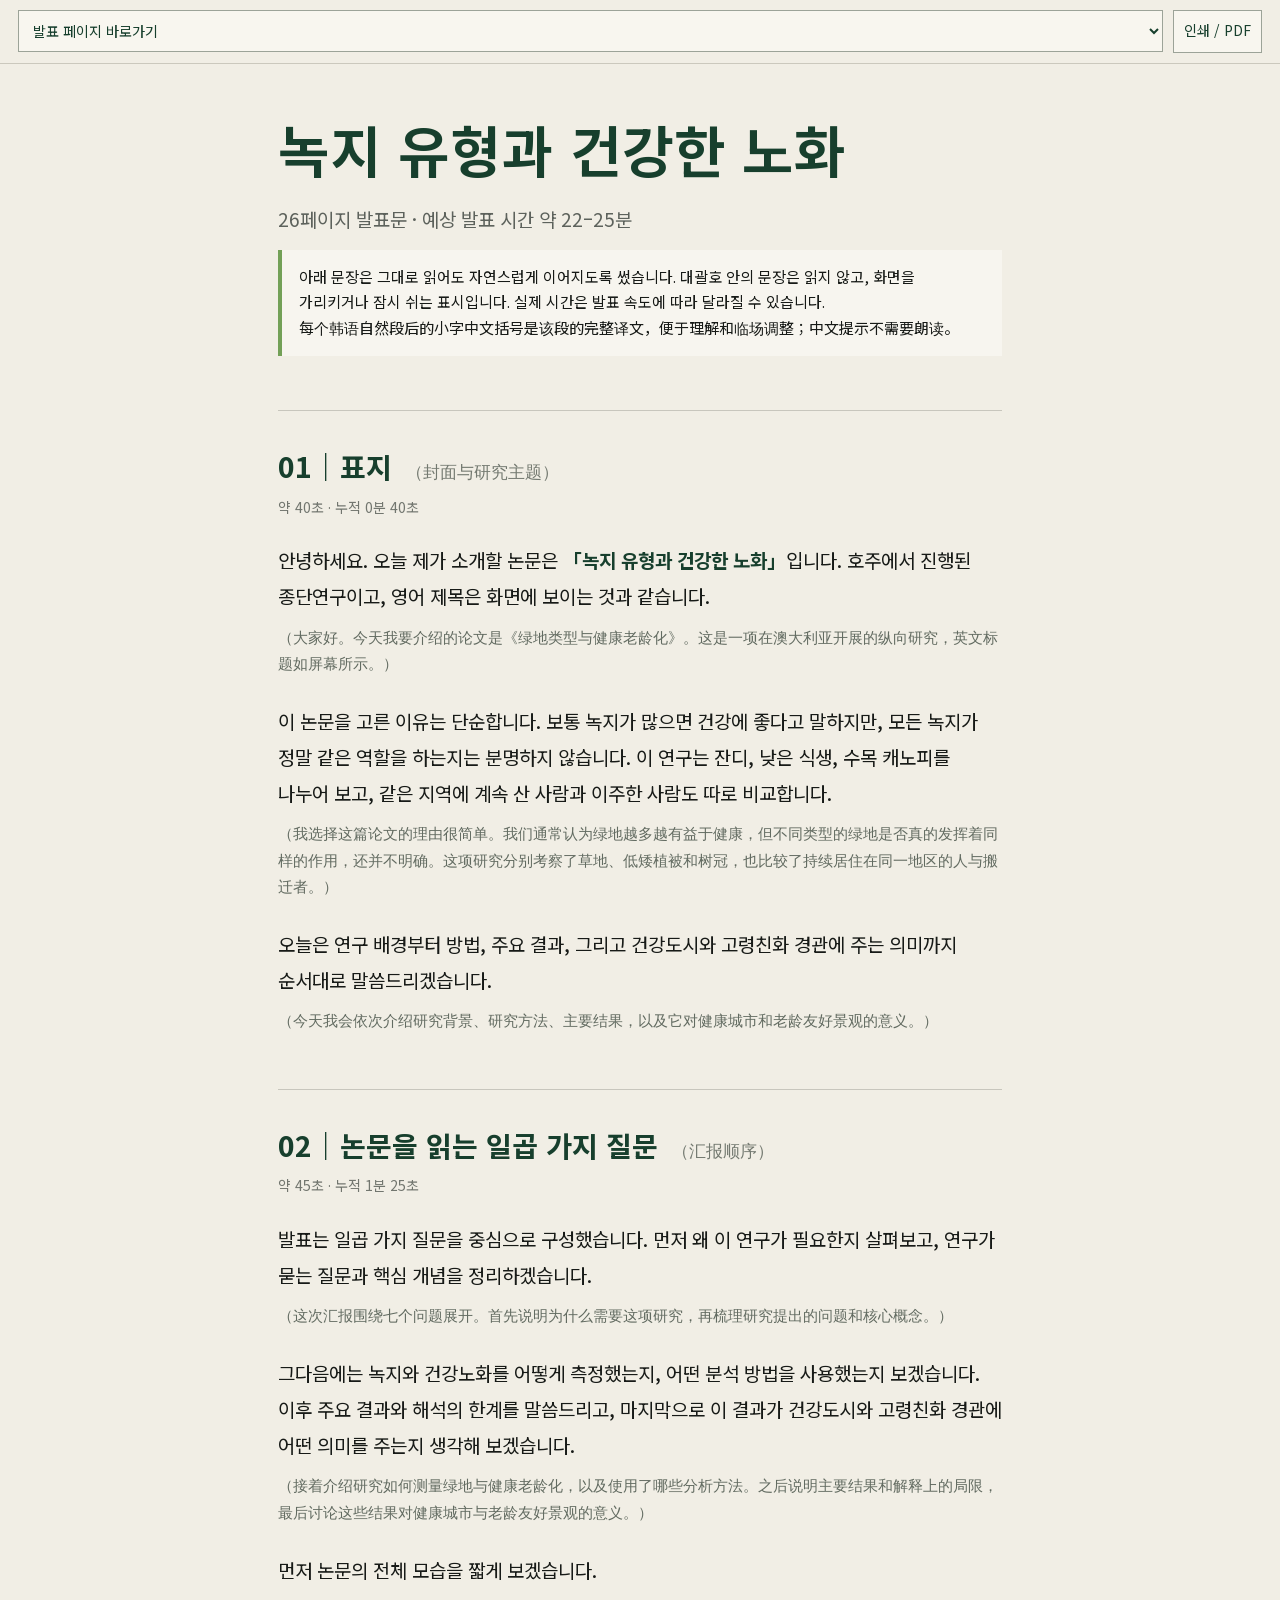
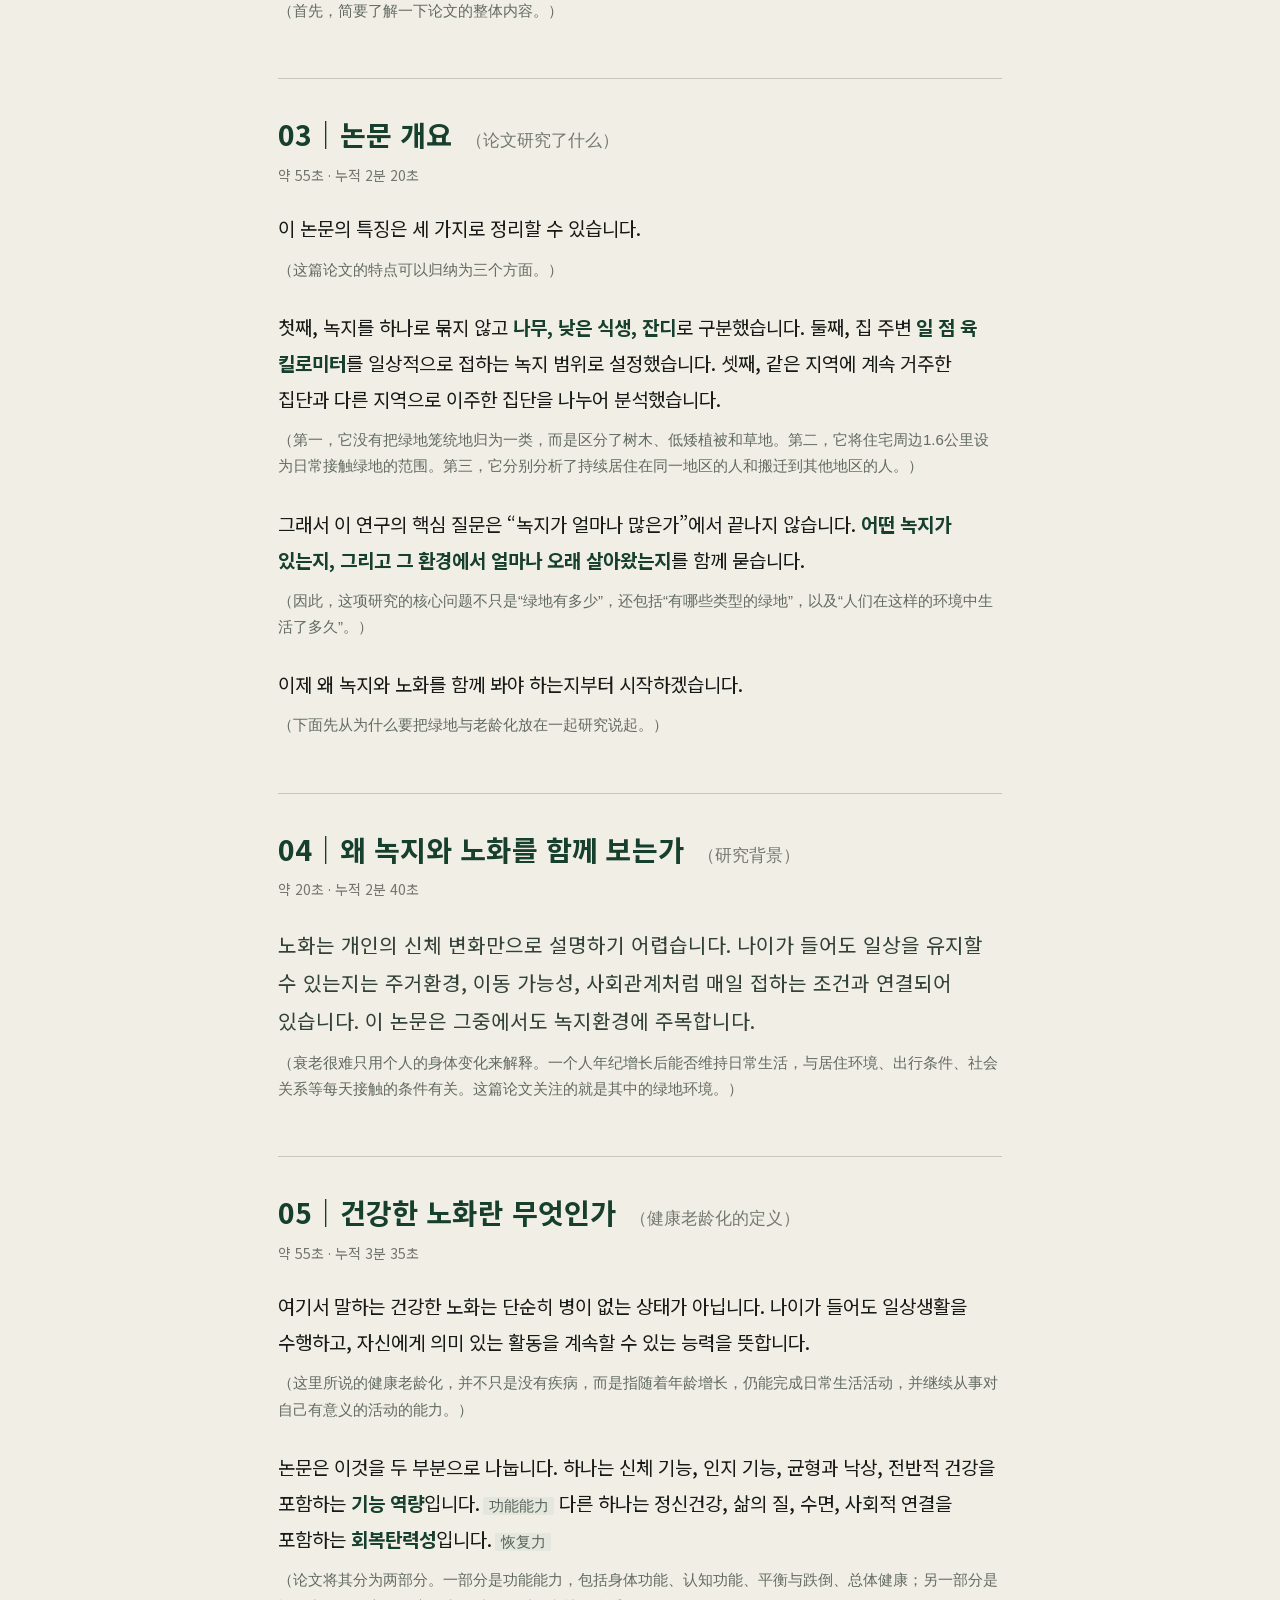
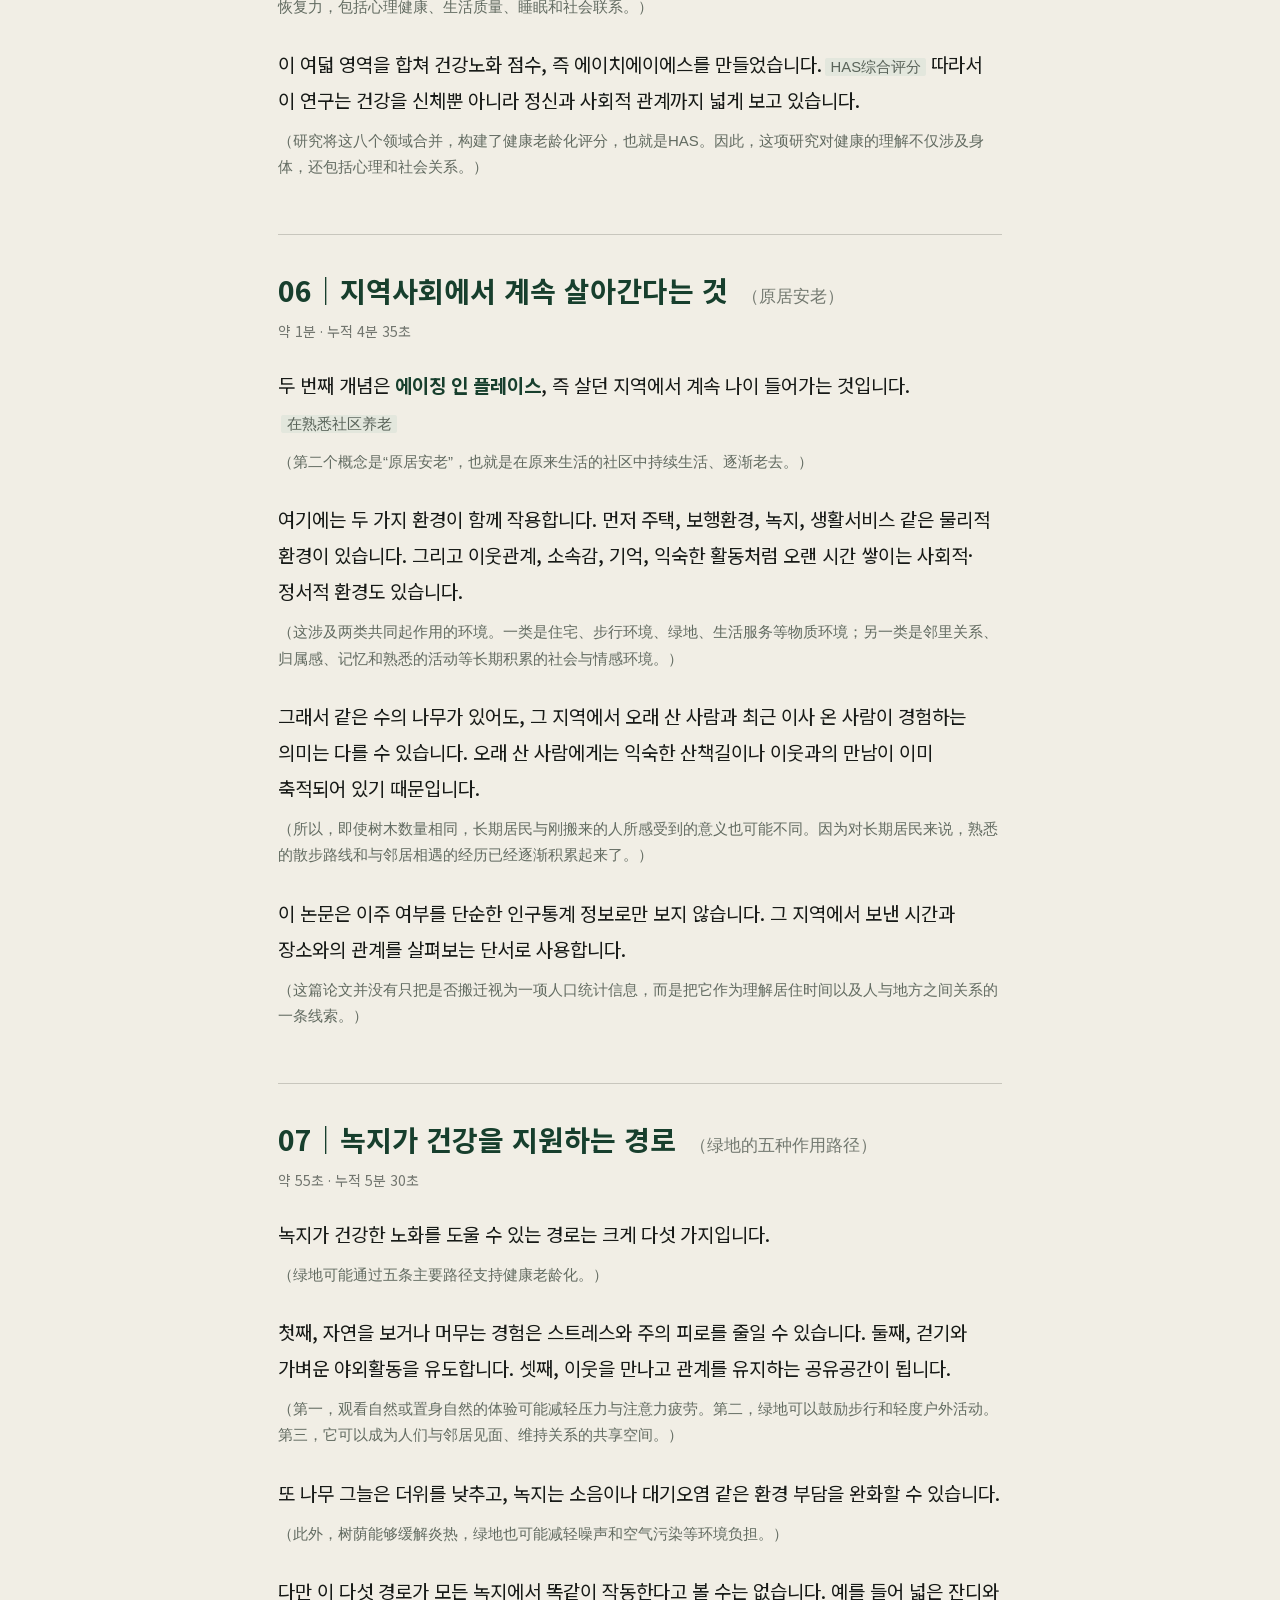
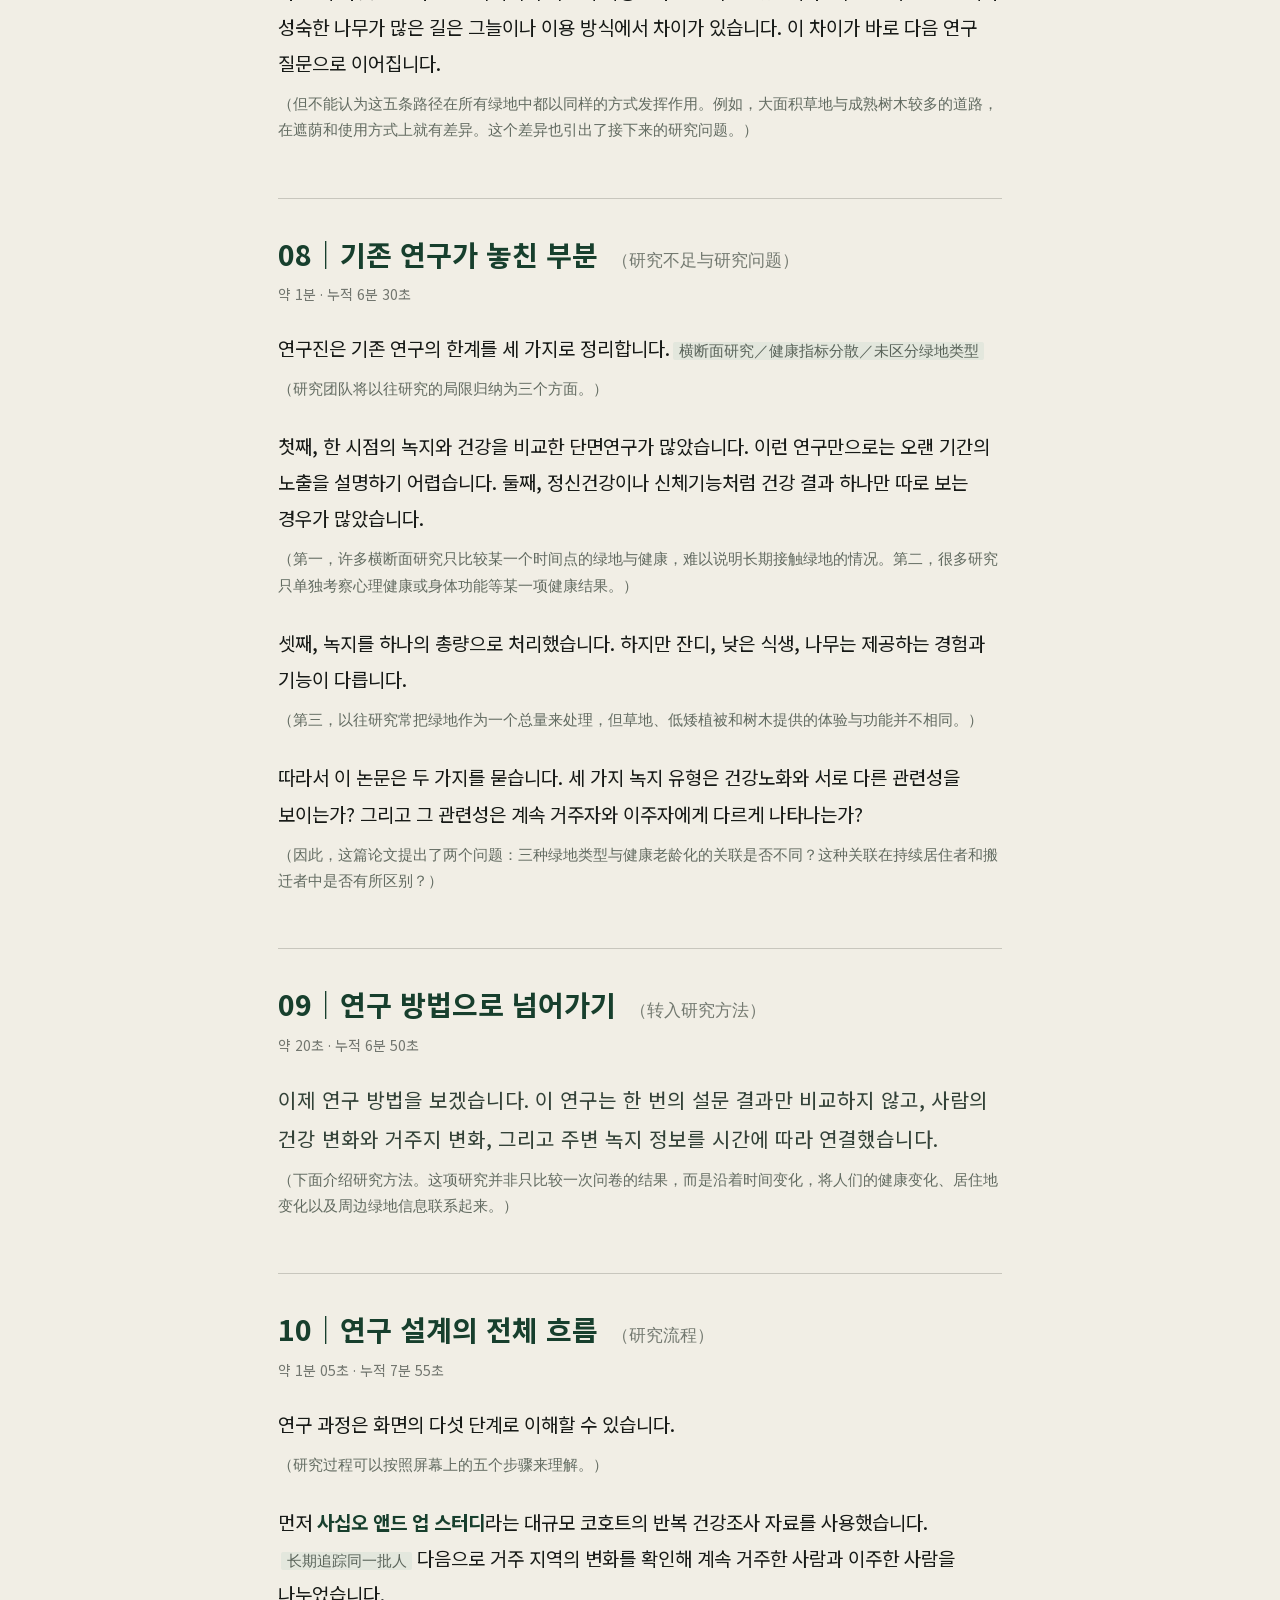
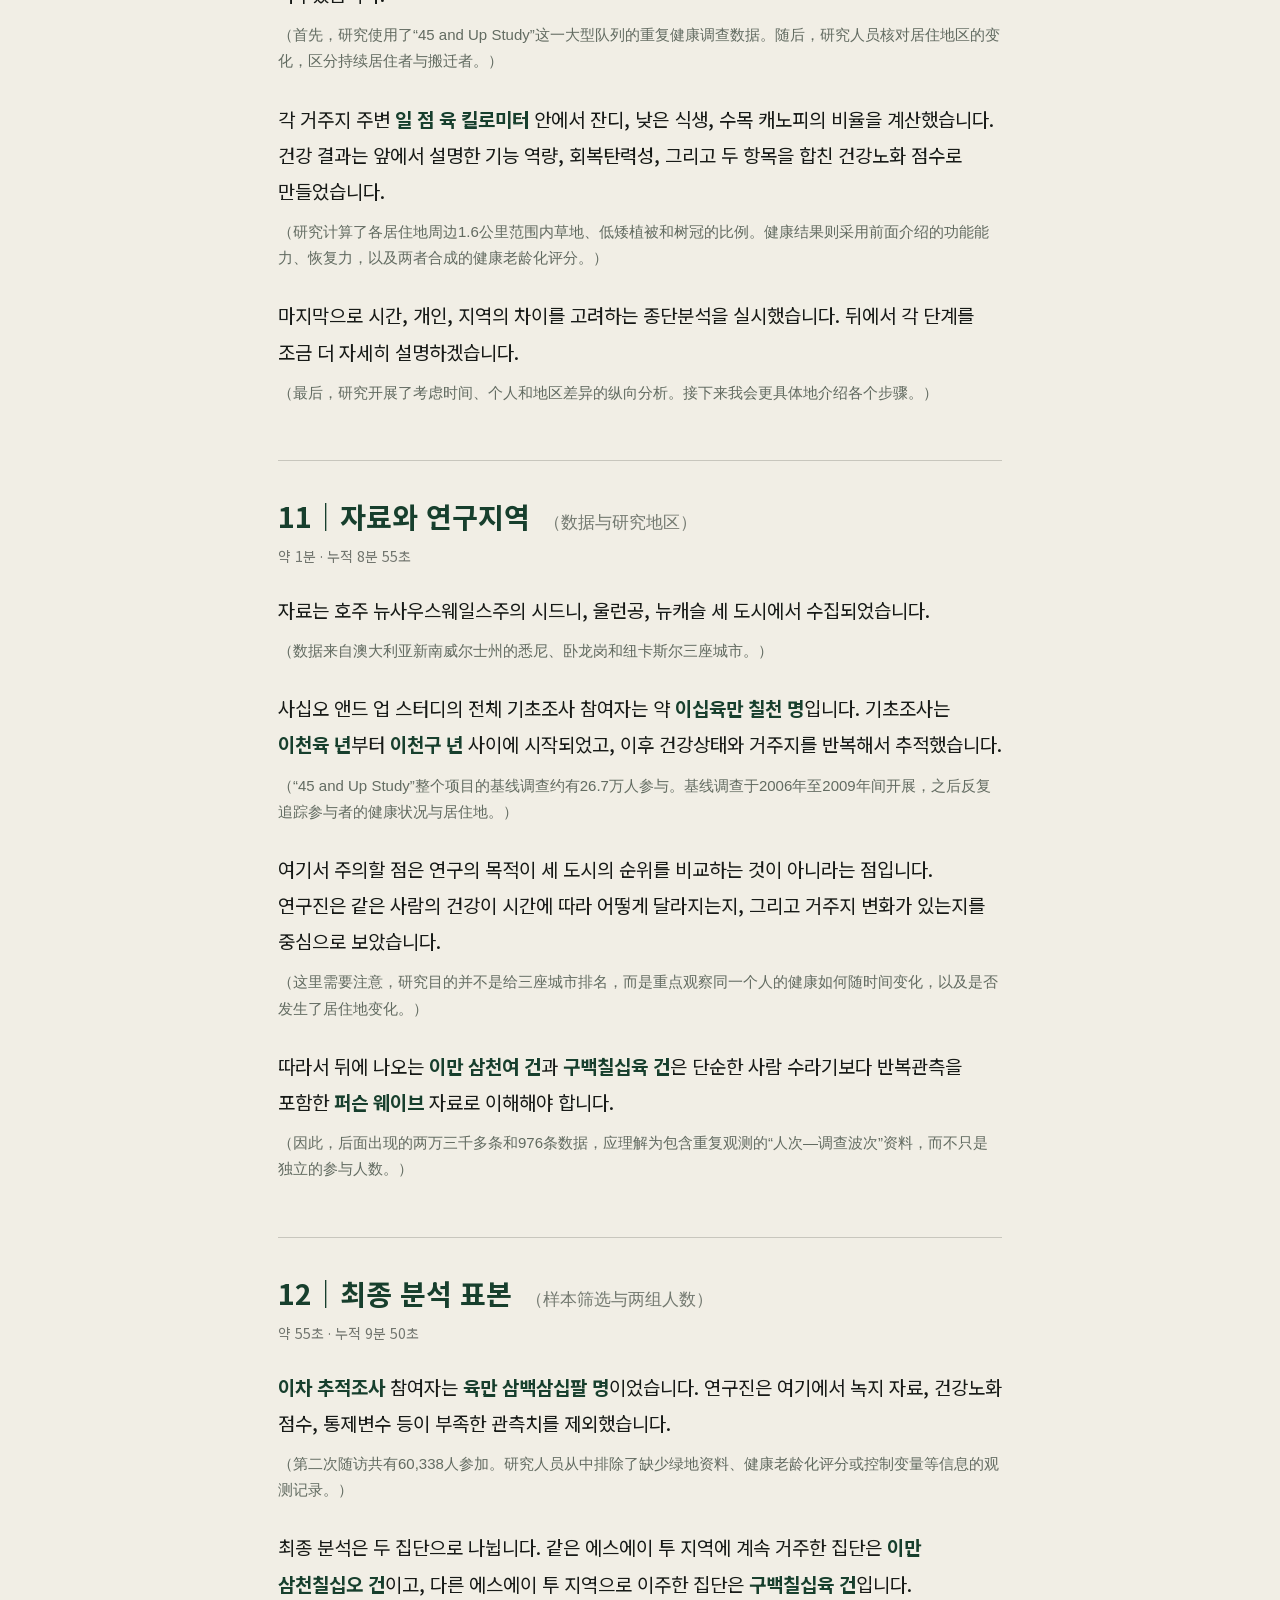
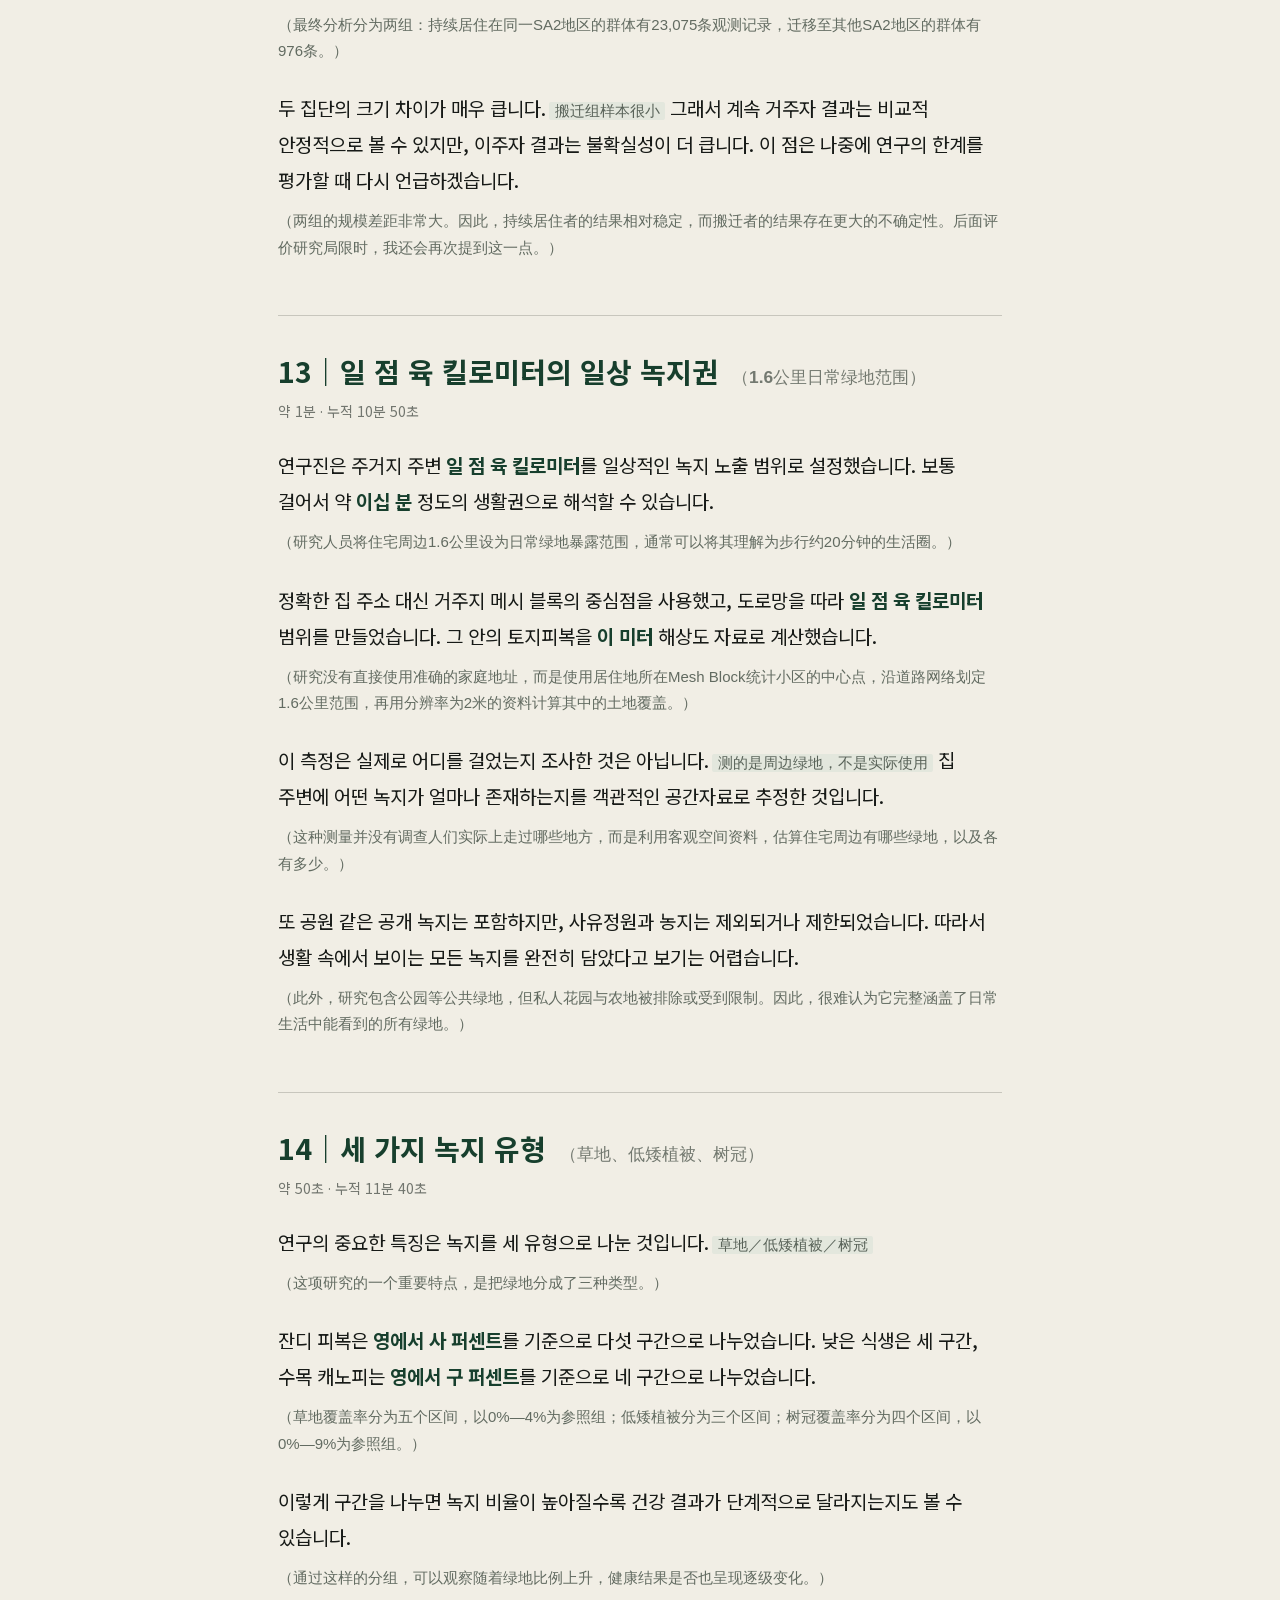
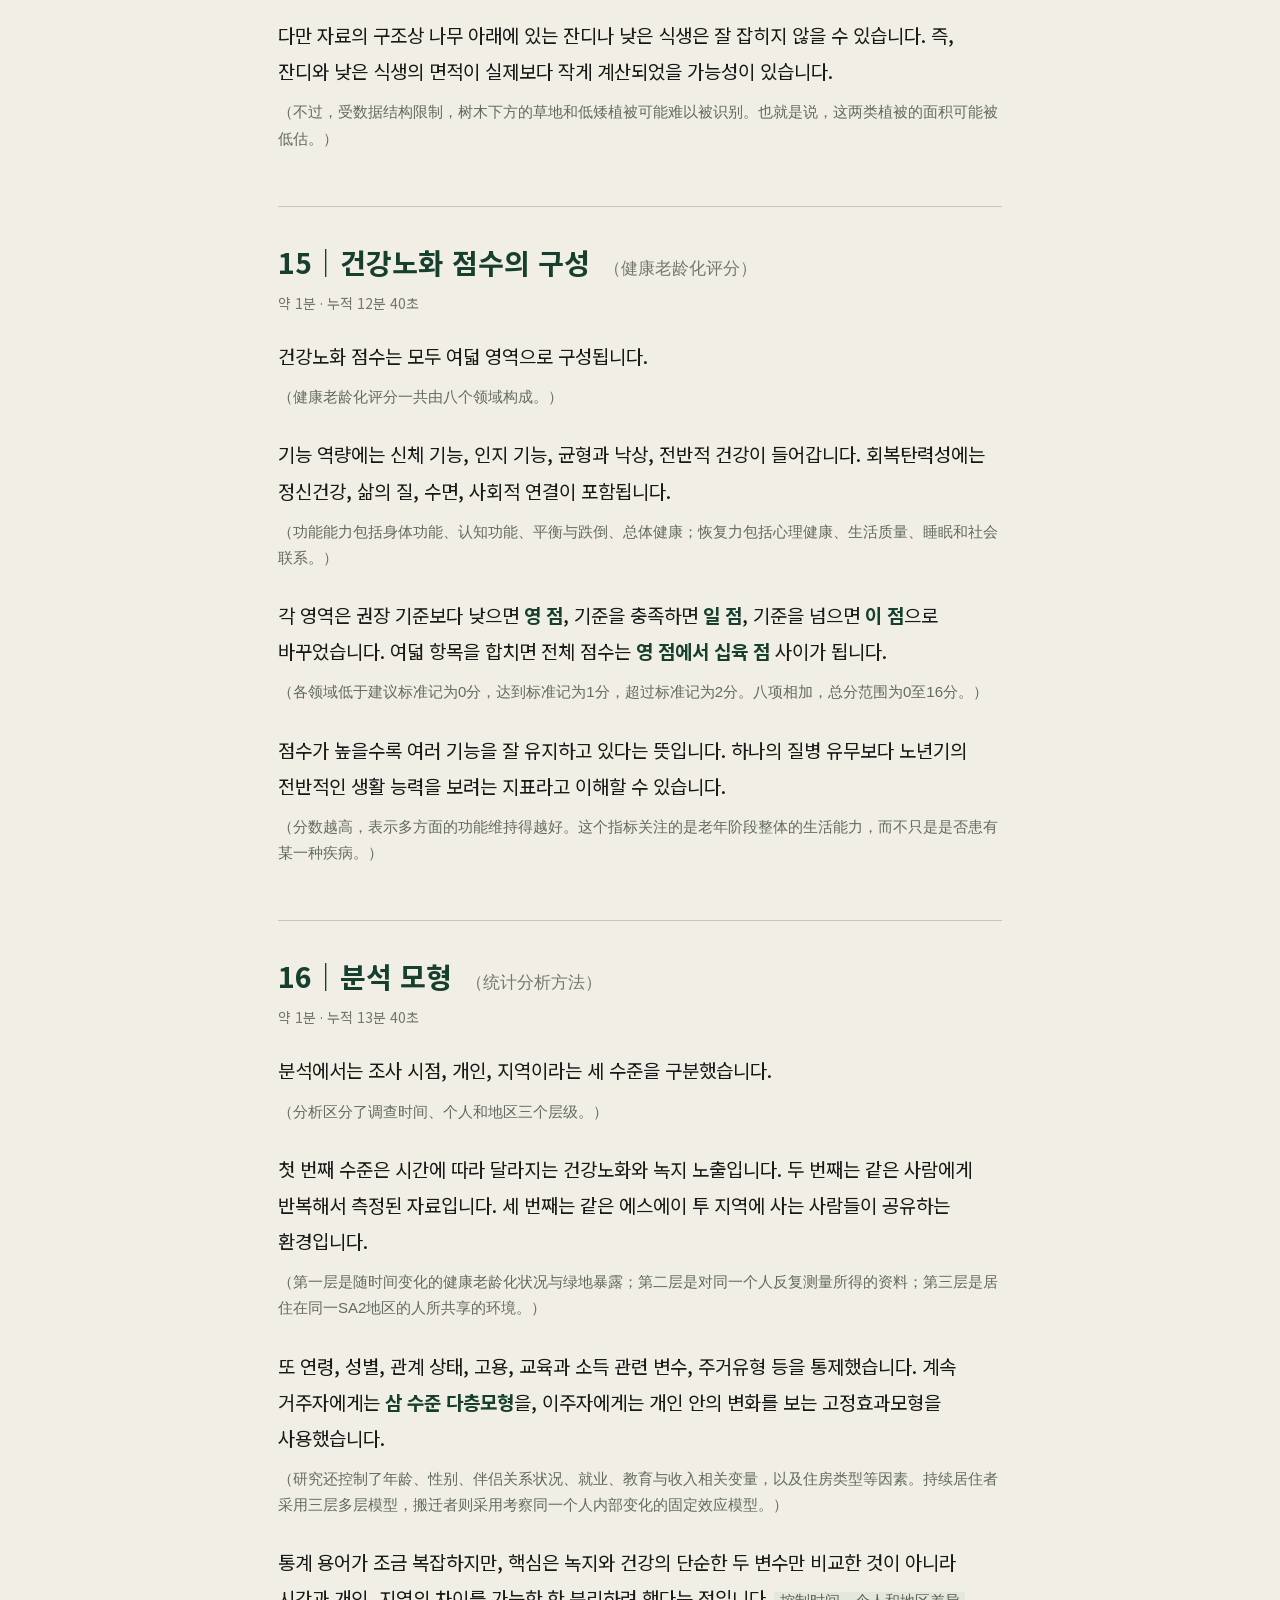
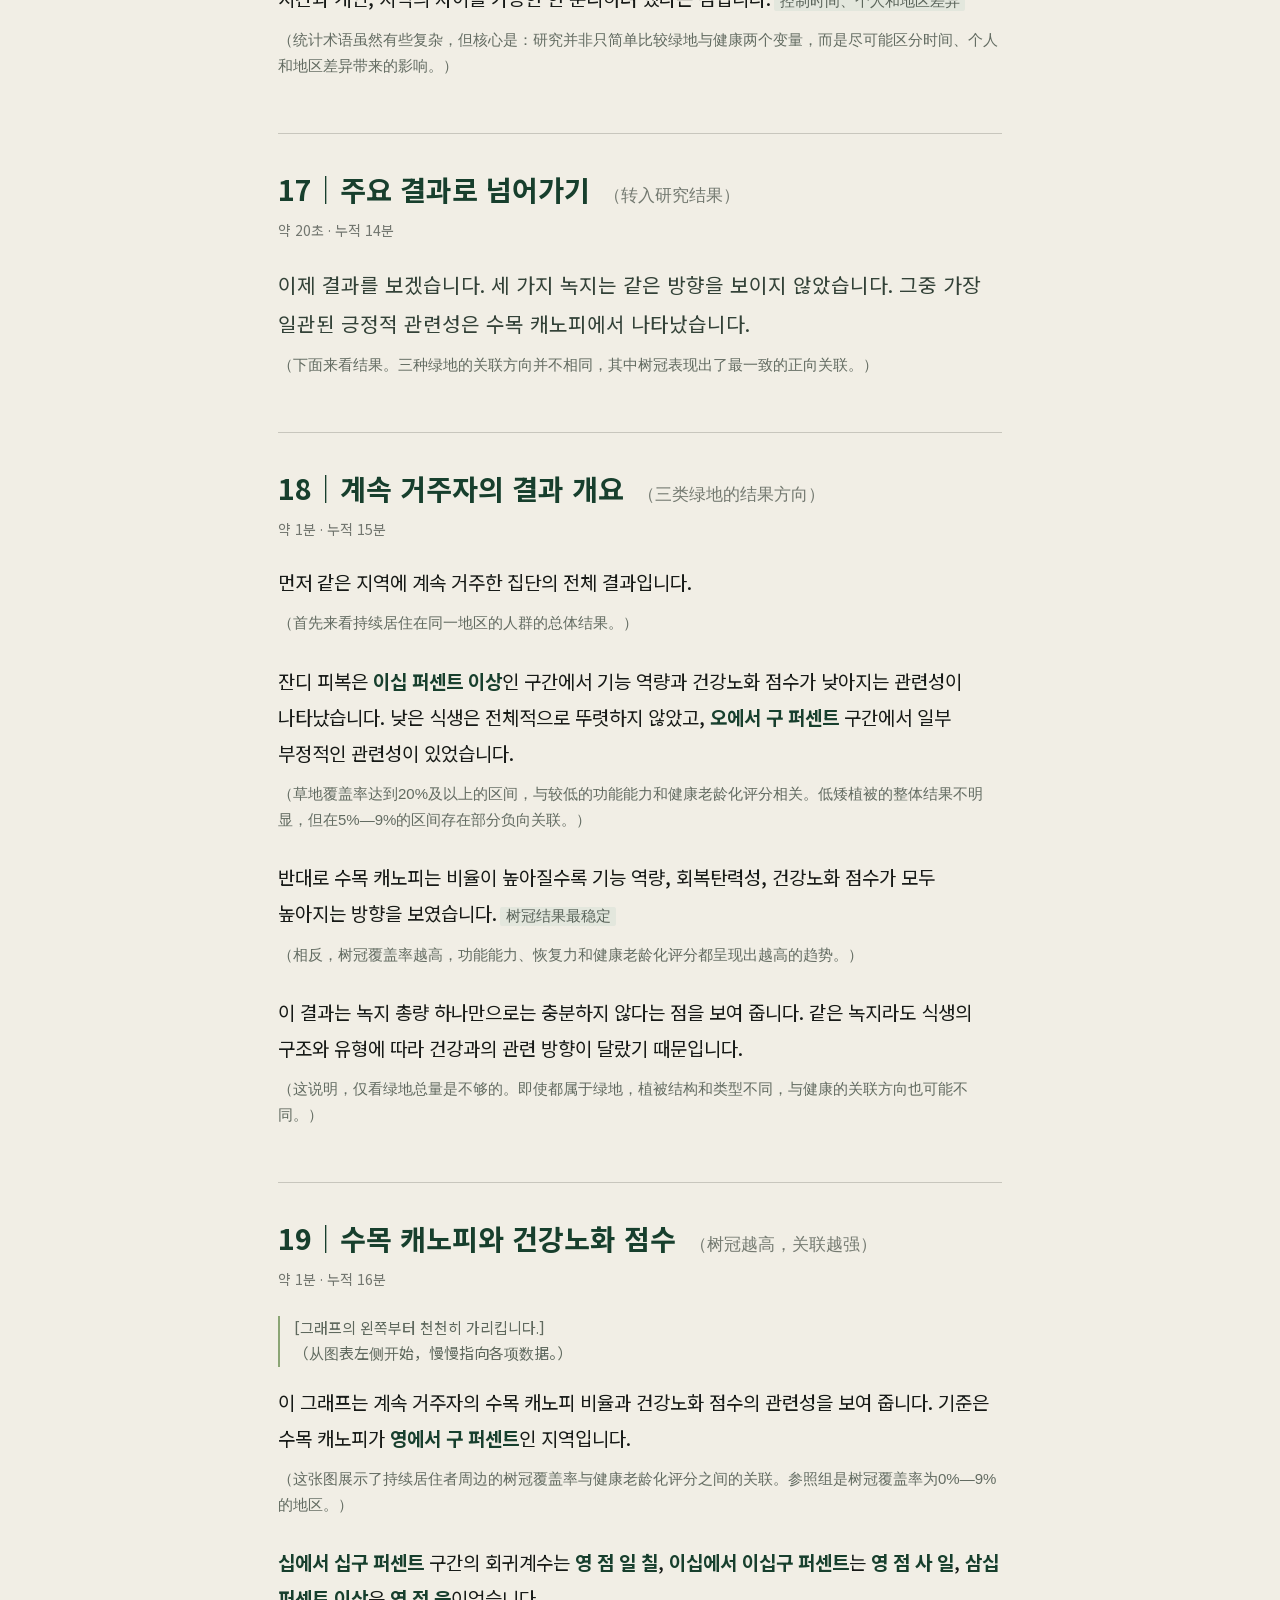
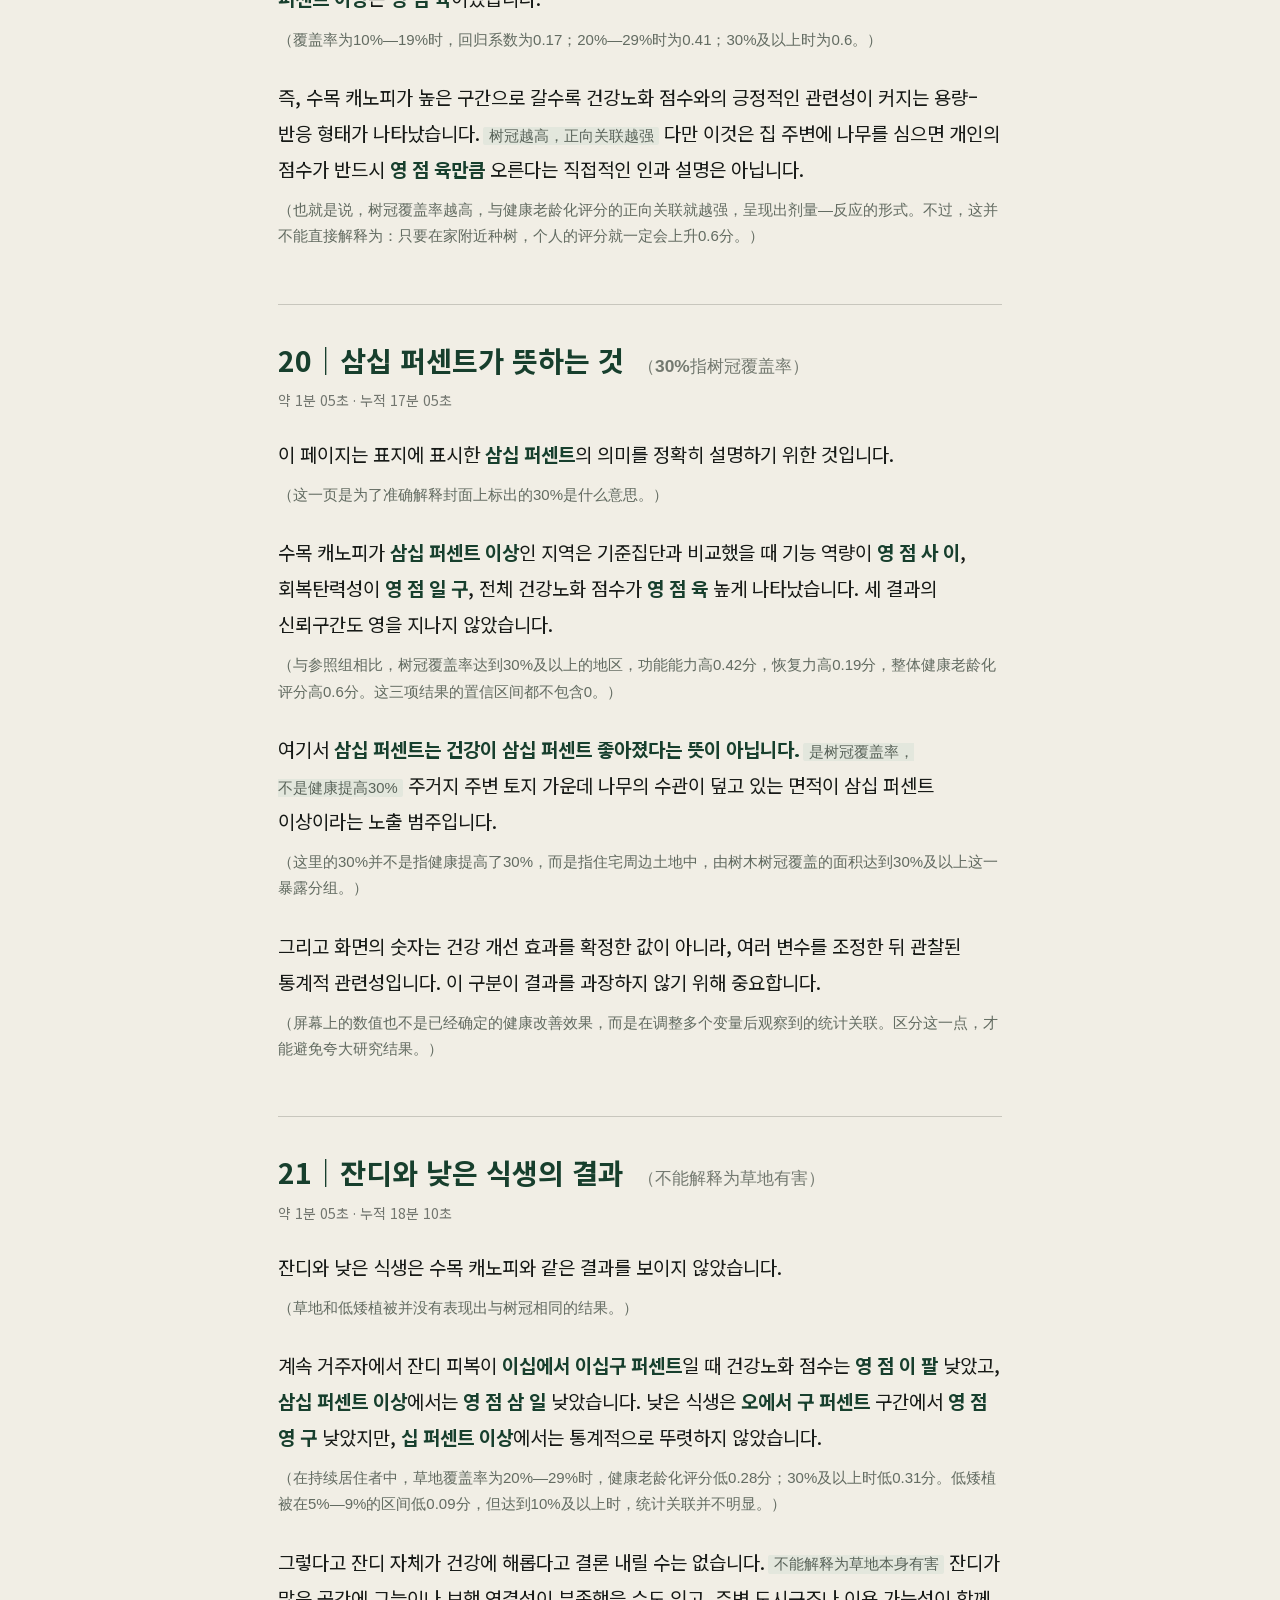
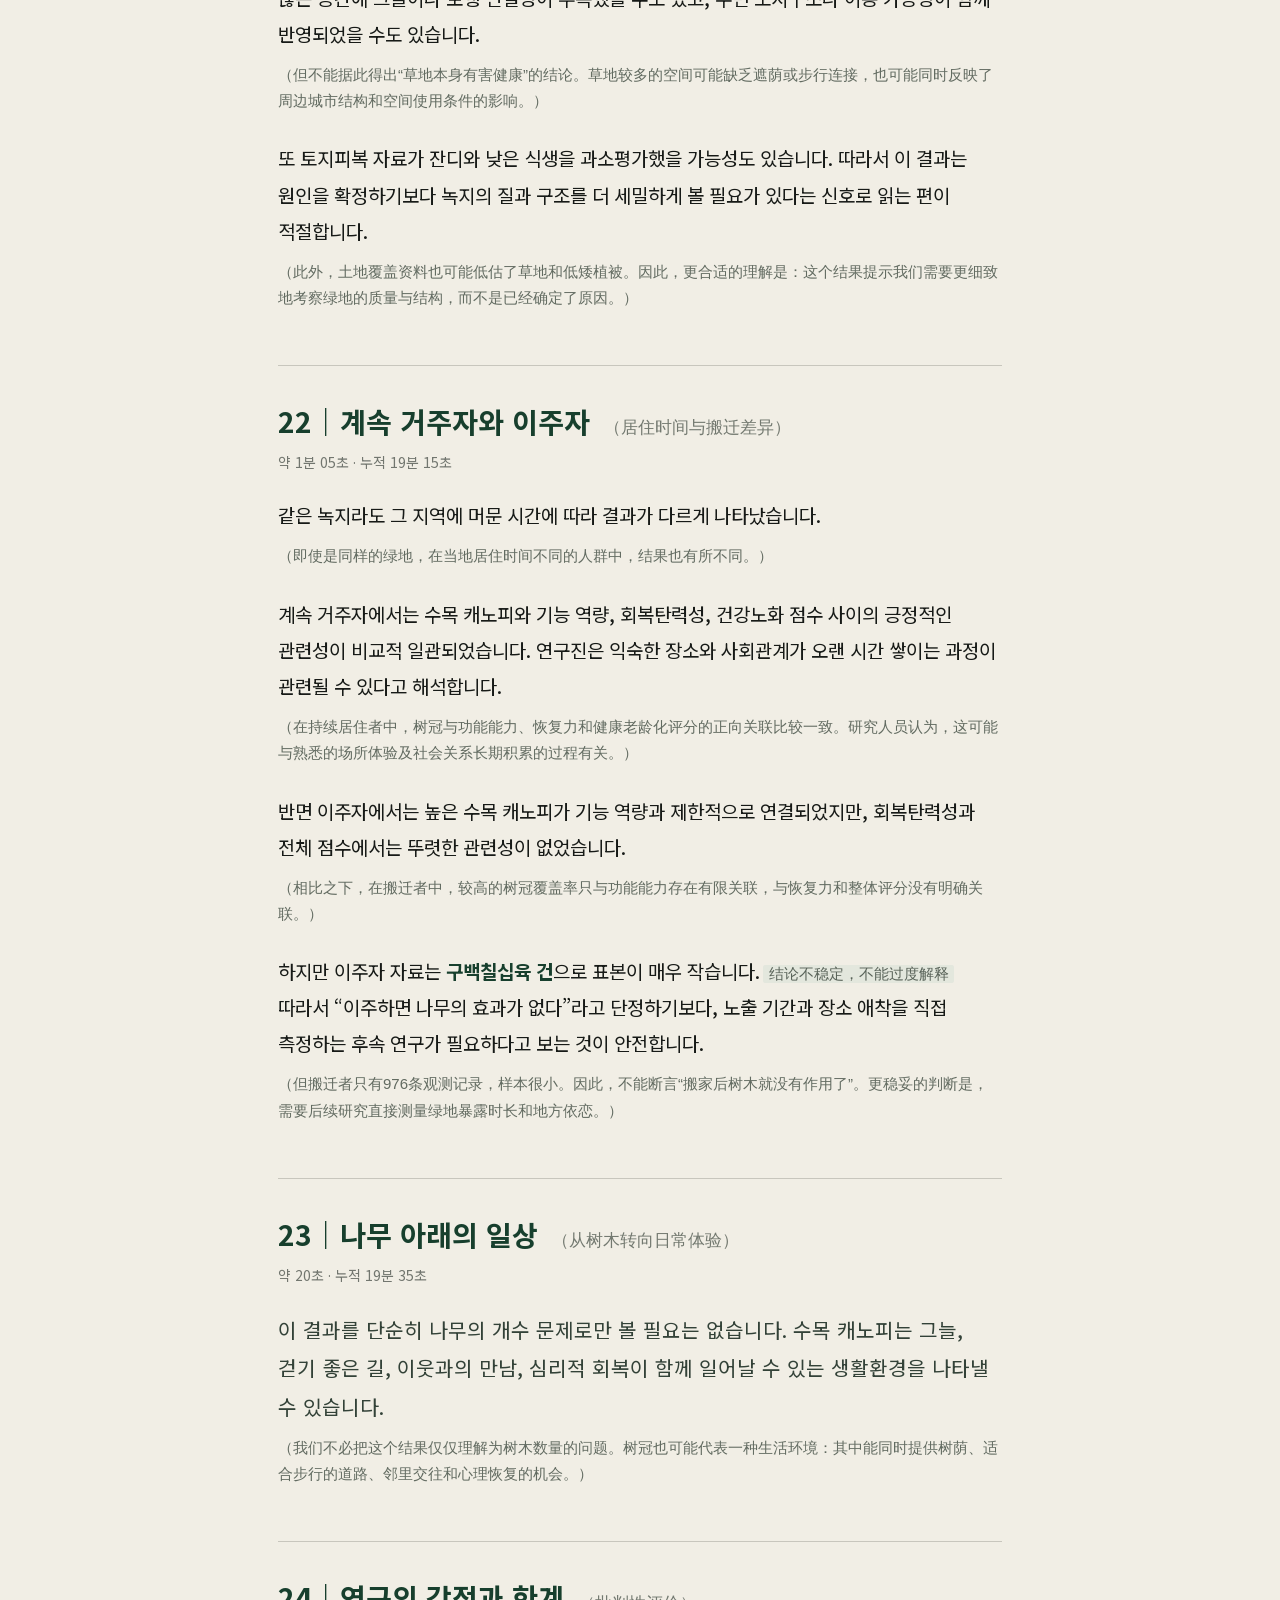
<file: green-ageing-study/script.html>
<!doctype html>
<html lang="ko">
<head>
  <meta charset="utf-8">
  <meta name="viewport" content="width=device-width,initial-scale=1">
  <meta name="theme-color" content="#f1eee5">
  <title>녹지 유형과 건강한 노화 · 발표문</title>
  <style>
    @font-face{font-family:NotoSansKR;src:url("assets/fonts/NotoSansKR-VF.ttf") format("truetype");font-weight:100 900;font-display:swap}
    *{box-sizing:border-box}
    html{scroll-behavior:smooth}
    body{margin:0;background:#f1eee5;color:#171a17;font-family:NotoSansKR,"Malgun Gothic",sans-serif;font-size:19px;line-height:1.9;word-break:keep-all;overflow-wrap:break-word}
    header{position:sticky;top:0;z-index:10;display:flex;gap:10px;align-items:center;padding:10px max(18px,env(safe-area-inset-left));background:rgba(241,238,229,.94);backdrop-filter:blur(12px);border-bottom:1px solid #cbc8bd}
    select,button{min-height:42px;border:1px solid #9ca398;background:#f8f6ef;color:#173f2d;font:inherit;font-size:14px;padding:7px 10px;border-radius:0}
    select{flex:1;min-width:0}button{cursor:pointer}
    main{max-width:820px;margin:0 auto;padding:52px 48px 110px}
    h1{font-size:clamp(2rem,7vw,3.5rem);line-height:1.25;font-weight:650;color:#173f2d;margin:0 0 16px}
    .intro{color:#5d625c;margin-bottom:12px}.notice{font-size:15px;line-height:1.7;padding:15px 17px;border-left:4px solid #73a057;background:rgba(255,255,255,.38)}
    article{scroll-margin-top:78px;border-top:1px solid #c8c6bd;padding-top:36px;margin-top:54px}
    h2{font-size:clamp(1.35rem,5vw,1.75rem);line-height:1.45;color:#173f2d;margin:0 0 7px;font-weight:720}
    .time{font-size:14px;color:#72766f;margin:0 0 22px}
    p{margin:0 0 18px}
    .cue{font-size:15px;line-height:1.7;color:#5f695e;border-left:2px solid #8ba575;padding-left:14px}
    strong{color:#173f2d}
    .cn-title{font-family:"Microsoft YaHei","PingFang SC",sans-serif;font-size:.62em;font-weight:560;color:#737970;margin-left:.35em}
    .cn-key{display:inline;padding:.08em .36em;margin-left:.22em;background:#e3e7dd;color:#596359;font-family:"Microsoft YaHei","PingFang SC",sans-serif;font-size:.78em;font-weight:500;border-radius:2px}
    .cn-translation{font-family:"Microsoft YaHei","PingFang SC",sans-serif;font-size:15px;line-height:1.75;color:#626b61;word-break:normal;line-break:strict;overflow-wrap:break-word;margin-top:-9px;margin-bottom:27px}
    @media print{.cn-translation{font-size:9pt}}
    .divider-script{font-size:1.06em;color:#334238}
    footer{margin-top:64px;border-top:1px solid #c8c6bd;padding-top:28px;color:#6d716b;font-size:14px}
    @media(max-width:600px){body{font-size:20px;line-height:1.95}header{padding:9px 14px}header button{display:none}main{padding:34px 23px 90px}article{padding-top:30px;margin-top:46px}.time,.cue,.notice{font-size:15px}}
    @media print{@page{size:A4;margin:18mm}header{display:none}body{background:#fff;font-size:11pt;line-height:1.72}main{max-width:none;padding:0}article{break-before:page;margin:0;padding-top:0;border:0}h1{font-size:25pt}h2{font-size:17pt}.time,.cue,.notice{font-size:9pt}p{margin-bottom:11px}}
  </style>
</head>
<body>
  <header>
    <select aria-label="발표 슬라이드로 이동" onchange="if(this.value)location.hash=this.value">
      <option value="">발표 페이지 바로가기</option>
      <option value="page-1">01 · 표지</option><option value="page-2">02 · 핵심 질문</option><option value="page-3">03 · 논문 개요</option>
      <option value="page-4">04 · WHY</option><option value="page-5">05 · 건강한 노화</option><option value="page-6">06 · 지역사회 계속거주</option>
      <option value="page-7">07 · 녹지의 작동 경로</option><option value="page-8">08 · 연구 공백</option><option value="page-9">09 · HOW</option>
      <option value="page-10">10 · 연구 설계</option><option value="page-11">11 · 자료와 연구지역</option><option value="page-12">12 · 표본</option>
      <option value="page-13">13 · 일 점 육 킬로미터 생활권</option><option value="page-14">14 · 세 가지 녹지</option><option value="page-15">15 · 건강노화 점수</option>
      <option value="page-16">16 · 분석 모형</option><option value="page-17">17 · WHAT</option><option value="page-18">18 · 결과 개요</option>
      <option value="page-19">19 · 수목 캐노피</option><option value="page-20">20 · 삼십 퍼센트의 의미</option><option value="page-21">21 · 다른 녹지 유형</option>
      <option value="page-22">22 · 계속 거주와 이주</option><option value="page-23">23 · SO WHAT</option><option value="page-24">24 · 강점과 한계</option>
      <option value="page-25">25 · 건강도시 시사점</option><option value="page-26">26 · 정리</option>
    </select>
    <button type="button" onclick="window.print()">인쇄 / PDF</button>
  </header>

  <main>
    <h1>녹지 유형과 건강한 노화</h1>
    <p class="intro">26페이지 발표문 · 예상 발표 시간 약 22–25분</p>
    <p class="notice">아래 문장은 그대로 읽어도 자연스럽게 이어지도록 썼습니다. 대괄호 안의 문장은 읽지 않고, 화면을 가리키거나 잠시 쉬는 표시입니다. 실제 시간은 발표 속도에 따라 달라질 수 있습니다.<br><span lang="zh-CN">每个韩语自然段后的小字中文括号是该段的完整译文，便于理解和临场调整；中文提示不需要朗读。</span></p>

    <article id="page-1">
      <h2>01｜표지 <span class="cn-title" lang="zh-CN">（封面与研究主题）</span></h2><p class="time">약 40초 · 누적 0분 40초</p>
      <p>안녕하세요. 오늘 제가 소개할 논문은 <strong>「녹지 유형과 건강한 노화」</strong>입니다. 호주에서 진행된 종단연구이고, 영어 제목은 화면에 보이는 것과 같습니다.</p>
      <p class="cn-translation" lang="zh-CN">（大家好。今天我要介绍的论文是《绿地类型与健康老龄化》。这是一项在澳大利亚开展的纵向研究，英文标题如屏幕所示。）</p>
      <p>이 논문을 고른 이유는 단순합니다. 보통 녹지가 많으면 건강에 좋다고 말하지만, 모든 녹지가 정말 같은 역할을 하는지는 분명하지 않습니다. 이 연구는 잔디, 낮은 식생, 수목 캐노피를 나누어 보고, 같은 지역에 계속 산 사람과 이주한 사람도 따로 비교합니다.</p>
      <p class="cn-translation" lang="zh-CN">（我选择这篇论文的理由很简单。我们通常认为绿地越多越有益于健康，但不同类型的绿地是否真的发挥着同样的作用，还并不明确。这项研究分别考察了草地、低矮植被和树冠，也比较了持续居住在同一地区的人与搬迁者。）</p>
      <p>오늘은 연구 배경부터 방법, 주요 결과, 그리고 건강도시와 고령친화 경관에 주는 의미까지 순서대로 말씀드리겠습니다.</p>
      <p class="cn-translation" lang="zh-CN">（今天我会依次介绍研究背景、研究方法、主要结果，以及它对健康城市和老龄友好景观的意义。）</p>
    </article>

    <article id="page-2">
      <h2>02｜논문을 읽는 일곱 가지 질문 <span class="cn-title" lang="zh-CN">（汇报顺序）</span></h2><p class="time">약 45초 · 누적 1분 25초</p>
      <p>발표는 일곱 가지 질문을 중심으로 구성했습니다. 먼저 왜 이 연구가 필요한지 살펴보고, 연구가 묻는 질문과 핵심 개념을 정리하겠습니다.</p>
      <p class="cn-translation" lang="zh-CN">（这次汇报围绕七个问题展开。首先说明为什么需要这项研究，再梳理研究提出的问题和核心概念。）</p>
      <p>그다음에는 녹지와 건강노화를 어떻게 측정했는지, 어떤 분석 방법을 사용했는지 보겠습니다. 이후 주요 결과와 해석의 한계를 말씀드리고, 마지막으로 이 결과가 건강도시와 고령친화 경관에 어떤 의미를 주는지 생각해 보겠습니다.</p>
      <p class="cn-translation" lang="zh-CN">（接着介绍研究如何测量绿地与健康老龄化，以及使用了哪些分析方法。之后说明主要结果和解释上的局限，最后讨论这些结果对健康城市与老龄友好景观的意义。）</p>
      <p>먼저 논문의 전체 모습을 짧게 보겠습니다.</p>
      <p class="cn-translation" lang="zh-CN">（首先，简要了解一下论文的整体内容。）</p>
    </article>

    <article id="page-3">
      <h2>03｜논문 개요 <span class="cn-title" lang="zh-CN">（论文研究了什么）</span></h2><p class="time">약 55초 · 누적 2분 20초</p>
      <p>이 논문의 특징은 세 가지로 정리할 수 있습니다.</p>
      <p class="cn-translation" lang="zh-CN">（这篇论文的特点可以归纳为三个方面。）</p>
      <p>첫째, 녹지를 하나로 묶지 않고 <strong>나무, 낮은 식생, 잔디</strong>로 구분했습니다. 둘째, 집 주변 <strong>일 점 육 킬로미터</strong>를 일상적으로 접하는 녹지 범위로 설정했습니다. 셋째, 같은 지역에 계속 거주한 집단과 다른 지역으로 이주한 집단을 나누어 분석했습니다.</p>
      <p class="cn-translation" lang="zh-CN">（第一，它没有把绿地笼统地归为一类，而是区分了树木、低矮植被和草地。第二，它将住宅周边1.6公里设为日常接触绿地的范围。第三，它分别分析了持续居住在同一地区的人和搬迁到其他地区的人。）</p>
      <p>그래서 이 연구의 핵심 질문은 “녹지가 얼마나 많은가”에서 끝나지 않습니다. <strong>어떤 녹지가 있는지, 그리고 그 환경에서 얼마나 오래 살아왔는지</strong>를 함께 묻습니다.</p>
      <p class="cn-translation" lang="zh-CN">（因此，这项研究的核心问题不只是“绿地有多少”，还包括“有哪些类型的绿地”，以及“人们在这样的环境中生活了多久”。）</p>
      <p>이제 왜 녹지와 노화를 함께 봐야 하는지부터 시작하겠습니다.</p>
      <p class="cn-translation" lang="zh-CN">（下面先从为什么要把绿地与老龄化放在一起研究说起。）</p>
    </article>

    <article id="page-4">
      <h2>04｜왜 녹지와 노화를 함께 보는가 <span class="cn-title" lang="zh-CN">（研究背景）</span></h2><p class="time">약 20초 · 누적 2분 40초</p>
      <p class="divider-script">노화는 개인의 신체 변화만으로 설명하기 어렵습니다. 나이가 들어도 일상을 유지할 수 있는지는 주거환경, 이동 가능성, 사회관계처럼 매일 접하는 조건과 연결되어 있습니다. 이 논문은 그중에서도 녹지환경에 주목합니다.</p>
      <p class="cn-translation" lang="zh-CN">（衰老很难只用个人的身体变化来解释。一个人年纪增长后能否维持日常生活，与居住环境、出行条件、社会关系等每天接触的条件有关。这篇论文关注的就是其中的绿地环境。）</p>
    </article>

    <article id="page-5">
      <h2>05｜건강한 노화란 무엇인가 <span class="cn-title" lang="zh-CN">（健康老龄化的定义）</span></h2><p class="time">약 55초 · 누적 3분 35초</p>
      <p>여기서 말하는 건강한 노화는 단순히 병이 없는 상태가 아닙니다. 나이가 들어도 일상생활을 수행하고, 자신에게 의미 있는 활동을 계속할 수 있는 능력을 뜻합니다.</p>
      <p class="cn-translation" lang="zh-CN">（这里所说的健康老龄化，并不只是没有疾病，而是指随着年龄增长，仍能完成日常生活活动，并继续从事对自己有意义的活动的能力。）</p>
      <p>논문은 이것을 두 부분으로 나눕니다. 하나는 신체 기능, 인지 기능, 균형과 낙상, 전반적 건강을 포함하는 <strong>기능 역량</strong>입니다.<span class="cn-key" lang="zh-CN">功能能力</span> 다른 하나는 정신건강, 삶의 질, 수면, 사회적 연결을 포함하는 <strong>회복탄력성</strong>입니다.<span class="cn-key" lang="zh-CN">恢复力</span></p>
      <p class="cn-translation" lang="zh-CN">（论文将其分为两部分。一部分是功能能力，包括身体功能、认知功能、平衡与跌倒、总体健康；另一部分是恢复力，包括心理健康、生活质量、睡眠和社会联系。）</p>
      <p>이 여덟 영역을 합쳐 건강노화 점수, 즉 에이치에이에스를 만들었습니다.<span class="cn-key" lang="zh-CN">HAS综合评分</span> 따라서 이 연구는 건강을 신체뿐 아니라 정신과 사회적 관계까지 넓게 보고 있습니다.</p>
      <p class="cn-translation" lang="zh-CN">（研究将这八个领域合并，构建了健康老龄化评分，也就是HAS。因此，这项研究对健康的理解不仅涉及身体，还包括心理和社会关系。）</p>
    </article>

    <article id="page-6">
      <h2>06｜지역사회에서 계속 살아간다는 것 <span class="cn-title" lang="zh-CN">（原居安老）</span></h2><p class="time">약 1분 · 누적 4분 35초</p>
      <p>두 번째 개념은 <strong>에이징 인 플레이스</strong>, 즉 살던 지역에서 계속 나이 들어가는 것입니다.<span class="cn-key" lang="zh-CN">在熟悉社区养老</span></p>
      <p class="cn-translation" lang="zh-CN">（第二个概念是“原居安老”，也就是在原来生活的社区中持续生活、逐渐老去。）</p>
      <p>여기에는 두 가지 환경이 함께 작용합니다. 먼저 주택, 보행환경, 녹지, 생활서비스 같은 물리적 환경이 있습니다. 그리고 이웃관계, 소속감, 기억, 익숙한 활동처럼 오랜 시간 쌓이는 사회적·정서적 환경도 있습니다.</p>
      <p class="cn-translation" lang="zh-CN">（这涉及两类共同起作用的环境。一类是住宅、步行环境、绿地、生活服务等物质环境；另一类是邻里关系、归属感、记忆和熟悉的活动等长期积累的社会与情感环境。）</p>
      <p>그래서 같은 수의 나무가 있어도, 그 지역에서 오래 산 사람과 최근 이사 온 사람이 경험하는 의미는 다를 수 있습니다. 오래 산 사람에게는 익숙한 산책길이나 이웃과의 만남이 이미 축적되어 있기 때문입니다.</p>
      <p class="cn-translation" lang="zh-CN">（所以，即使树木数量相同，长期居民与刚搬来的人所感受到的意义也可能不同。因为对长期居民来说，熟悉的散步路线和与邻居相遇的经历已经逐渐积累起来了。）</p>
      <p>이 논문은 이주 여부를 단순한 인구통계 정보로만 보지 않습니다. 그 지역에서 보낸 시간과 장소와의 관계를 살펴보는 단서로 사용합니다.</p>
      <p class="cn-translation" lang="zh-CN">（这篇论文并没有只把是否搬迁视为一项人口统计信息，而是把它作为理解居住时间以及人与地方之间关系的一条线索。）</p>
    </article>

    <article id="page-7">
      <h2>07｜녹지가 건강을 지원하는 경로 <span class="cn-title" lang="zh-CN">（绿地的五种作用路径）</span></h2><p class="time">약 55초 · 누적 5분 30초</p>
      <p>녹지가 건강한 노화를 도울 수 있는 경로는 크게 다섯 가지입니다.</p>
      <p class="cn-translation" lang="zh-CN">（绿地可能通过五条主要路径支持健康老龄化。）</p>
      <p>첫째, 자연을 보거나 머무는 경험은 스트레스와 주의 피로를 줄일 수 있습니다. 둘째, 걷기와 가벼운 야외활동을 유도합니다. 셋째, 이웃을 만나고 관계를 유지하는 공유공간이 됩니다.</p>
      <p class="cn-translation" lang="zh-CN">（第一，观看自然或置身自然的体验可能减轻压力与注意力疲劳。第二，绿地可以鼓励步行和轻度户外活动。第三，它可以成为人们与邻居见面、维持关系的共享空间。）</p>
      <p>또 나무 그늘은 더위를 낮추고, 녹지는 소음이나 대기오염 같은 환경 부담을 완화할 수 있습니다.</p>
      <p class="cn-translation" lang="zh-CN">（此外，树荫能够缓解炎热，绿地也可能减轻噪声和空气污染等环境负担。）</p>
      <p>다만 이 다섯 경로가 모든 녹지에서 똑같이 작동한다고 볼 수는 없습니다. 예를 들어 넓은 잔디와 성숙한 나무가 많은 길은 그늘이나 이용 방식에서 차이가 있습니다. 이 차이가 바로 다음 연구 질문으로 이어집니다.</p>
      <p class="cn-translation" lang="zh-CN">（但不能认为这五条路径在所有绿地中都以同样的方式发挥作用。例如，大面积草地与成熟树木较多的道路，在遮荫和使用方式上就有差异。这个差异也引出了接下来的研究问题。）</p>
    </article>

    <article id="page-8">
      <h2>08｜기존 연구가 놓친 부분 <span class="cn-title" lang="zh-CN">（研究不足与研究问题）</span></h2><p class="time">약 1분 · 누적 6분 30초</p>
      <p>연구진은 기존 연구의 한계를 세 가지로 정리합니다.<span class="cn-key" lang="zh-CN">横断面研究／健康指标分散／未区分绿地类型</span></p>
      <p class="cn-translation" lang="zh-CN">（研究团队将以往研究的局限归纳为三个方面。）</p>
      <p>첫째, 한 시점의 녹지와 건강을 비교한 단면연구가 많았습니다. 이런 연구만으로는 오랜 기간의 노출을 설명하기 어렵습니다. 둘째, 정신건강이나 신체기능처럼 건강 결과 하나만 따로 보는 경우가 많았습니다.</p>
      <p class="cn-translation" lang="zh-CN">（第一，许多横断面研究只比较某一个时间点的绿地与健康，难以说明长期接触绿地的情况。第二，很多研究只单独考察心理健康或身体功能等某一项健康结果。）</p>
      <p>셋째, 녹지를 하나의 총량으로 처리했습니다. 하지만 잔디, 낮은 식생, 나무는 제공하는 경험과 기능이 다릅니다.</p>
      <p class="cn-translation" lang="zh-CN">（第三，以往研究常把绿地作为一个总量来处理，但草地、低矮植被和树木提供的体验与功能并不相同。）</p>
      <p>따라서 이 논문은 두 가지를 묻습니다. 세 가지 녹지 유형은 건강노화와 서로 다른 관련성을 보이는가? 그리고 그 관련성은 계속 거주자와 이주자에게 다르게 나타나는가?</p>
      <p class="cn-translation" lang="zh-CN">（因此，这篇论文提出了两个问题：三种绿地类型与健康老龄化的关联是否不同？这种关联在持续居住者和搬迁者中是否有所区别？）</p>
    </article>

    <article id="page-9">
      <h2>09｜연구 방법으로 넘어가기 <span class="cn-title" lang="zh-CN">（转入研究方法）</span></h2><p class="time">약 20초 · 누적 6분 50초</p>
      <p class="divider-script">이제 연구 방법을 보겠습니다. 이 연구는 한 번의 설문 결과만 비교하지 않고, 사람의 건강 변화와 거주지 변화, 그리고 주변 녹지 정보를 시간에 따라 연결했습니다.</p>
      <p class="cn-translation" lang="zh-CN">（下面介绍研究方法。这项研究并非只比较一次问卷的结果，而是沿着时间变化，将人们的健康变化、居住地变化以及周边绿地信息联系起来。）</p>
    </article>

    <article id="page-10">
      <h2>10｜연구 설계의 전체 흐름 <span class="cn-title" lang="zh-CN">（研究流程）</span></h2><p class="time">약 1분 05초 · 누적 7분 55초</p>
      <p>연구 과정은 화면의 다섯 단계로 이해할 수 있습니다.</p>
      <p class="cn-translation" lang="zh-CN">（研究过程可以按照屏幕上的五个步骤来理解。）</p>
      <p>먼저 <strong>사십오 앤드 업 스터디</strong>라는 대규모 코호트의 반복 건강조사 자료를 사용했습니다.<span class="cn-key" lang="zh-CN">长期追踪同一批人</span> 다음으로 거주 지역의 변화를 확인해 계속 거주한 사람과 이주한 사람을 나누었습니다.</p>
      <p class="cn-translation" lang="zh-CN">（首先，研究使用了“45 and Up Study”这一大型队列的重复健康调查数据。随后，研究人员核对居住地区的变化，区分持续居住者与搬迁者。）</p>
      <p>각 거주지 주변 <strong>일 점 육 킬로미터</strong> 안에서 잔디, 낮은 식생, 수목 캐노피의 비율을 계산했습니다. 건강 결과는 앞에서 설명한 기능 역량, 회복탄력성, 그리고 두 항목을 합친 건강노화 점수로 만들었습니다.</p>
      <p class="cn-translation" lang="zh-CN">（研究计算了各居住地周边1.6公里范围内草地、低矮植被和树冠的比例。健康结果则采用前面介绍的功能能力、恢复力，以及两者合成的健康老龄化评分。）</p>
      <p>마지막으로 시간, 개인, 지역의 차이를 고려하는 종단분석을 실시했습니다. 뒤에서 각 단계를 조금 더 자세히 설명하겠습니다.</p>
      <p class="cn-translation" lang="zh-CN">（最后，研究开展了考虑时间、个人和地区差异的纵向分析。接下来我会更具体地介绍各个步骤。）</p>
    </article>

    <article id="page-11">
      <h2>11｜자료와 연구지역 <span class="cn-title" lang="zh-CN">（数据与研究地区）</span></h2><p class="time">약 1분 · 누적 8분 55초</p>
      <p>자료는 호주 뉴사우스웨일스주의 시드니, 울런공, 뉴캐슬 세 도시에서 수집되었습니다.</p>
      <p class="cn-translation" lang="zh-CN">（数据来自澳大利亚新南威尔士州的悉尼、卧龙岗和纽卡斯尔三座城市。）</p>
      <p>사십오 앤드 업 스터디의 전체 기초조사 참여자는 약 <strong>이십육만 칠천 명</strong>입니다. 기초조사는 <strong>이천육 년</strong>부터 <strong>이천구 년</strong> 사이에 시작되었고, 이후 건강상태와 거주지를 반복해서 추적했습니다.</p>
      <p class="cn-translation" lang="zh-CN">（“45 and Up Study”整个项目的基线调查约有26.7万人参与。基线调查于2006年至2009年间开展，之后反复追踪参与者的健康状况与居住地。）</p>
      <p>여기서 주의할 점은 연구의 목적이 세 도시의 순위를 비교하는 것이 아니라는 점입니다. 연구진은 같은 사람의 건강이 시간에 따라 어떻게 달라지는지, 그리고 거주지 변화가 있는지를 중심으로 보았습니다.</p>
      <p class="cn-translation" lang="zh-CN">（这里需要注意，研究目的并不是给三座城市排名，而是重点观察同一个人的健康如何随时间变化，以及是否发生了居住地变化。）</p>
      <p>따라서 뒤에 나오는 <strong>이만 삼천여 건</strong>과 <strong>구백칠십육 건</strong>은 단순한 사람 수라기보다 반복관측을 포함한 <strong>퍼슨 웨이브</strong> 자료로 이해해야 합니다.</p>
      <p class="cn-translation" lang="zh-CN">（因此，后面出现的两万三千多条和976条数据，应理解为包含重复观测的“人次—调查波次”资料，而不只是独立的参与人数。）</p>
    </article>

    <article id="page-12">
      <h2>12｜최종 분석 표본 <span class="cn-title" lang="zh-CN">（样本筛选与两组人数）</span></h2><p class="time">약 55초 · 누적 9분 50초</p>
      <p><strong>이차 추적조사</strong> 참여자는 <strong>육만 삼백삼십팔 명</strong>이었습니다. 연구진은 여기에서 녹지 자료, 건강노화 점수, 통제변수 등이 부족한 관측치를 제외했습니다.</p>
      <p class="cn-translation" lang="zh-CN">（第二次随访共有60,338人参加。研究人员从中排除了缺少绿地资料、健康老龄化评分或控制变量等信息的观测记录。）</p>
      <p>최종 분석은 두 집단으로 나뉩니다. 같은 에스에이 투 지역에 계속 거주한 집단은 <strong>이만 삼천칠십오 건</strong>이고, 다른 에스에이 투 지역으로 이주한 집단은 <strong>구백칠십육 건</strong>입니다.</p>
      <p class="cn-translation" lang="zh-CN">（最终分析分为两组：持续居住在同一SA2地区的群体有23,075条观测记录，迁移至其他SA2地区的群体有976条。）</p>
      <p>두 집단의 크기 차이가 매우 큽니다.<span class="cn-key" lang="zh-CN">搬迁组样本很小</span> 그래서 계속 거주자 결과는 비교적 안정적으로 볼 수 있지만, 이주자 결과는 불확실성이 더 큽니다. 이 점은 나중에 연구의 한계를 평가할 때 다시 언급하겠습니다.</p>
      <p class="cn-translation" lang="zh-CN">（两组的规模差距非常大。因此，持续居住者的结果相对稳定，而搬迁者的结果存在更大的不确定性。后面评价研究局限时，我还会再次提到这一点。）</p>
    </article>

    <article id="page-13">
      <h2>13｜일 점 육 킬로미터의 일상 녹지권 <span class="cn-title" lang="zh-CN">（1.6公里日常绿地范围）</span></h2><p class="time">약 1분 · 누적 10분 50초</p>
      <p>연구진은 주거지 주변 <strong>일 점 육 킬로미터</strong>를 일상적인 녹지 노출 범위로 설정했습니다. 보통 걸어서 약 <strong>이십 분</strong> 정도의 생활권으로 해석할 수 있습니다.</p>
      <p class="cn-translation" lang="zh-CN">（研究人员将住宅周边1.6公里设为日常绿地暴露范围，通常可以将其理解为步行约20分钟的生活圈。）</p>
      <p>정확한 집 주소 대신 거주지 메시 블록의 중심점을 사용했고, 도로망을 따라 <strong>일 점 육 킬로미터</strong> 범위를 만들었습니다. 그 안의 토지피복을 <strong>이 미터</strong> 해상도 자료로 계산했습니다.</p>
      <p class="cn-translation" lang="zh-CN">（研究没有直接使用准确的家庭地址，而是使用居住地所在Mesh Block统计小区的中心点，沿道路网络划定1.6公里范围，再用分辨率为2米的资料计算其中的土地覆盖。）</p>
      <p>이 측정은 실제로 어디를 걸었는지 조사한 것은 아닙니다.<span class="cn-key" lang="zh-CN">测的是周边绿地，不是实际使用</span> 집 주변에 어떤 녹지가 얼마나 존재하는지를 객관적인 공간자료로 추정한 것입니다.</p>
      <p class="cn-translation" lang="zh-CN">（这种测量并没有调查人们实际上走过哪些地方，而是利用客观空间资料，估算住宅周边有哪些绿地，以及各有多少。）</p>
      <p>또 공원 같은 공개 녹지는 포함하지만, 사유정원과 농지는 제외되거나 제한되었습니다. 따라서 생활 속에서 보이는 모든 녹지를 완전히 담았다고 보기는 어렵습니다.</p>
      <p class="cn-translation" lang="zh-CN">（此外，研究包含公园等公共绿地，但私人花园与农地被排除或受到限制。因此，很难认为它完整涵盖了日常生活中能看到的所有绿地。）</p>
    </article>

    <article id="page-14">
      <h2>14｜세 가지 녹지 유형 <span class="cn-title" lang="zh-CN">（草地、低矮植被、树冠）</span></h2><p class="time">약 50초 · 누적 11분 40초</p>
      <p>연구의 중요한 특징은 녹지를 세 유형으로 나눈 것입니다.<span class="cn-key" lang="zh-CN">草地／低矮植被／树冠</span></p>
      <p class="cn-translation" lang="zh-CN">（这项研究的一个重要特点，是把绿地分成了三种类型。）</p>
      <p>잔디 피복은 <strong>영에서 사 퍼센트</strong>를 기준으로 다섯 구간으로 나누었습니다. 낮은 식생은 세 구간, 수목 캐노피는 <strong>영에서 구 퍼센트</strong>를 기준으로 네 구간으로 나누었습니다.</p>
      <p class="cn-translation" lang="zh-CN">（草地覆盖率分为五个区间，以0%—4%为参照组；低矮植被分为三个区间；树冠覆盖率分为四个区间，以0%—9%为参照组。）</p>
      <p>이렇게 구간을 나누면 녹지 비율이 높아질수록 건강 결과가 단계적으로 달라지는지도 볼 수 있습니다.</p>
      <p class="cn-translation" lang="zh-CN">（通过这样的分组，可以观察随着绿地比例上升，健康结果是否也呈现逐级变化。）</p>
      <p>다만 자료의 구조상 나무 아래에 있는 잔디나 낮은 식생은 잘 잡히지 않을 수 있습니다. 즉, 잔디와 낮은 식생의 면적이 실제보다 작게 계산되었을 가능성이 있습니다.</p>
      <p class="cn-translation" lang="zh-CN">（不过，受数据结构限制，树木下方的草地和低矮植被可能难以被识别。也就是说，这两类植被的面积可能被低估。）</p>
    </article>

    <article id="page-15">
      <h2>15｜건강노화 점수의 구성 <span class="cn-title" lang="zh-CN">（健康老龄化评分）</span></h2><p class="time">약 1분 · 누적 12분 40초</p>
      <p>건강노화 점수는 모두 여덟 영역으로 구성됩니다.</p>
      <p class="cn-translation" lang="zh-CN">（健康老龄化评分一共由八个领域构成。）</p>
      <p>기능 역량에는 신체 기능, 인지 기능, 균형과 낙상, 전반적 건강이 들어갑니다. 회복탄력성에는 정신건강, 삶의 질, 수면, 사회적 연결이 포함됩니다.</p>
      <p class="cn-translation" lang="zh-CN">（功能能力包括身体功能、认知功能、平衡与跌倒、总体健康；恢复力包括心理健康、生活质量、睡眠和社会联系。）</p>
      <p>각 영역은 권장 기준보다 낮으면 <strong>영 점</strong>, 기준을 충족하면 <strong>일 점</strong>, 기준을 넘으면 <strong>이 점</strong>으로 바꾸었습니다. 여덟 항목을 합치면 전체 점수는 <strong>영 점에서 십육 점</strong> 사이가 됩니다.</p>
      <p class="cn-translation" lang="zh-CN">（各领域低于建议标准记为0分，达到标准记为1分，超过标准记为2分。八项相加，总分范围为0至16分。）</p>
      <p>점수가 높을수록 여러 기능을 잘 유지하고 있다는 뜻입니다. 하나의 질병 유무보다 노년기의 전반적인 생활 능력을 보려는 지표라고 이해할 수 있습니다.</p>
      <p class="cn-translation" lang="zh-CN">（分数越高，表示多方面的功能维持得越好。这个指标关注的是老年阶段整体的生活能力，而不只是是否患有某一种疾病。）</p>
    </article>

    <article id="page-16">
      <h2>16｜분석 모형 <span class="cn-title" lang="zh-CN">（统计分析方法）</span></h2><p class="time">약 1분 · 누적 13분 40초</p>
      <p>분석에서는 조사 시점, 개인, 지역이라는 세 수준을 구분했습니다.</p>
      <p class="cn-translation" lang="zh-CN">（分析区分了调查时间、个人和地区三个层级。）</p>
      <p>첫 번째 수준은 시간에 따라 달라지는 건강노화와 녹지 노출입니다. 두 번째는 같은 사람에게 반복해서 측정된 자료입니다. 세 번째는 같은 에스에이 투 지역에 사는 사람들이 공유하는 환경입니다.</p>
      <p class="cn-translation" lang="zh-CN">（第一层是随时间变化的健康老龄化状况与绿地暴露；第二层是对同一个人反复测量所得的资料；第三层是居住在同一SA2地区的人所共享的环境。）</p>
      <p>또 연령, 성별, 관계 상태, 고용, 교육과 소득 관련 변수, 주거유형 등을 통제했습니다. 계속 거주자에게는 <strong>삼 수준 다층모형</strong>을, 이주자에게는 개인 안의 변화를 보는 고정효과모형을 사용했습니다.</p>
      <p class="cn-translation" lang="zh-CN">（研究还控制了年龄、性别、伴侣关系状况、就业、教育与收入相关变量，以及住房类型等因素。持续居住者采用三层多层模型，搬迁者则采用考察同一个人内部变化的固定效应模型。）</p>
      <p>통계 용어가 조금 복잡하지만, 핵심은 녹지와 건강의 단순한 두 변수만 비교한 것이 아니라 시간과 개인, 지역의 차이를 가능한 한 분리하려 했다는 점입니다.<span class="cn-key" lang="zh-CN">控制时间、个人和地区差异</span></p>
      <p class="cn-translation" lang="zh-CN">（统计术语虽然有些复杂，但核心是：研究并非只简单比较绿地与健康两个变量，而是尽可能区分时间、个人和地区差异带来的影响。）</p>
    </article>

    <article id="page-17">
      <h2>17｜주요 결과로 넘어가기 <span class="cn-title" lang="zh-CN">（转入研究结果）</span></h2><p class="time">약 20초 · 누적 14분</p>
      <p class="divider-script">이제 결과를 보겠습니다. 세 가지 녹지는 같은 방향을 보이지 않았습니다. 그중 가장 일관된 긍정적 관련성은 수목 캐노피에서 나타났습니다.</p>
      <p class="cn-translation" lang="zh-CN">（下面来看结果。三种绿地的关联方向并不相同，其中树冠表现出了最一致的正向关联。）</p>
    </article>

    <article id="page-18">
      <h2>18｜계속 거주자의 결과 개요 <span class="cn-title" lang="zh-CN">（三类绿地的结果方向）</span></h2><p class="time">약 1분 · 누적 15분</p>
      <p>먼저 같은 지역에 계속 거주한 집단의 전체 결과입니다.</p>
      <p class="cn-translation" lang="zh-CN">（首先来看持续居住在同一地区的人群的总体结果。）</p>
      <p>잔디 피복은 <strong>이십 퍼센트 이상</strong>인 구간에서 기능 역량과 건강노화 점수가 낮아지는 관련성이 나타났습니다. 낮은 식생은 전체적으로 뚜렷하지 않았고, <strong>오에서 구 퍼센트</strong> 구간에서 일부 부정적인 관련성이 있었습니다.</p>
      <p class="cn-translation" lang="zh-CN">（草地覆盖率达到20%及以上的区间，与较低的功能能力和健康老龄化评分相关。低矮植被的整体结果不明显，但在5%—9%的区间存在部分负向关联。）</p>
      <p>반대로 수목 캐노피는 비율이 높아질수록 기능 역량, 회복탄력성, 건강노화 점수가 모두 높아지는 방향을 보였습니다.<span class="cn-key" lang="zh-CN">树冠结果最稳定</span></p>
      <p class="cn-translation" lang="zh-CN">（相反，树冠覆盖率越高，功能能力、恢复力和健康老龄化评分都呈现出越高的趋势。）</p>
      <p>이 결과는 녹지 총량 하나만으로는 충분하지 않다는 점을 보여 줍니다. 같은 녹지라도 식생의 구조와 유형에 따라 건강과의 관련 방향이 달랐기 때문입니다.</p>
      <p class="cn-translation" lang="zh-CN">（这说明，仅看绿地总量是不够的。即使都属于绿地，植被结构和类型不同，与健康的关联方向也可能不同。）</p>
    </article>

    <article id="page-19">
      <h2>19｜수목 캐노피와 건강노화 점수 <span class="cn-title" lang="zh-CN">（树冠越高，关联越强）</span></h2><p class="time">약 1분 · 누적 16분</p>
      <p class="cue">[그래프의 왼쪽부터 천천히 가리킵니다.]<br><span lang="zh-CN">（从图表左侧开始，慢慢指向各项数据。）</span></p>
      <p>이 그래프는 계속 거주자의 수목 캐노피 비율과 건강노화 점수의 관련성을 보여 줍니다. 기준은 수목 캐노피가 <strong>영에서 구 퍼센트</strong>인 지역입니다.</p>
      <p class="cn-translation" lang="zh-CN">（这张图展示了持续居住者周边的树冠覆盖率与健康老龄化评分之间的关联。参照组是树冠覆盖率为0%—9%的地区。）</p>
      <p><strong>십에서 십구 퍼센트</strong> 구간의 회귀계수는 <strong>영 점 일 칠</strong>, <strong>이십에서 이십구 퍼센트</strong>는 <strong>영 점 사 일</strong>, <strong>삼십 퍼센트 이상</strong>은 <strong>영 점 육</strong>이었습니다.</p>
      <p class="cn-translation" lang="zh-CN">（覆盖率为10%—19%时，回归系数为0.17；20%—29%时为0.41；30%及以上时为0.6。）</p>
      <p>즉, 수목 캐노피가 높은 구간으로 갈수록 건강노화 점수와의 긍정적인 관련성이 커지는 용량–반응 형태가 나타났습니다.<span class="cn-key" lang="zh-CN">树冠越高，正向关联越强</span> 다만 이것은 집 주변에 나무를 심으면 개인의 점수가 반드시 <strong>영 점 육만큼</strong> 오른다는 직접적인 인과 설명은 아닙니다.</p>
      <p class="cn-translation" lang="zh-CN">（也就是说，树冠覆盖率越高，与健康老龄化评分的正向关联就越强，呈现出剂量—反应的形式。不过，这并不能直接解释为：只要在家附近种树，个人的评分就一定会上升0.6分。）</p>
    </article>

    <article id="page-20">
      <h2>20｜삼십 퍼센트가 뜻하는 것 <span class="cn-title" lang="zh-CN">（30%指树冠覆盖率）</span></h2><p class="time">약 1분 05초 · 누적 17분 05초</p>
      <p>이 페이지는 표지에 표시한 <strong>삼십 퍼센트</strong>의 의미를 정확히 설명하기 위한 것입니다.</p>
      <p class="cn-translation" lang="zh-CN">（这一页是为了准确解释封面上标出的30%是什么意思。）</p>
      <p>수목 캐노피가 <strong>삼십 퍼센트 이상</strong>인 지역은 기준집단과 비교했을 때 기능 역량이 <strong>영 점 사 이</strong>, 회복탄력성이 <strong>영 점 일 구</strong>, 전체 건강노화 점수가 <strong>영 점 육</strong> 높게 나타났습니다. 세 결과의 신뢰구간도 영을 지나지 않았습니다.</p>
      <p class="cn-translation" lang="zh-CN">（与参照组相比，树冠覆盖率达到30%及以上的地区，功能能力高0.42分，恢复力高0.19分，整体健康老龄化评分高0.6分。这三项结果的置信区间都不包含0。）</p>
      <p>여기서 <strong>삼십 퍼센트는 건강이 삼십 퍼센트 좋아졌다는 뜻이 아닙니다.</strong><span class="cn-key" lang="zh-CN">是树冠覆盖率，不是健康提高30%</span> 주거지 주변 토지 가운데 나무의 수관이 덮고 있는 면적이 삼십 퍼센트 이상이라는 노출 범주입니다.</p>
      <p class="cn-translation" lang="zh-CN">（这里的30%并不是指健康提高了30%，而是指住宅周边土地中，由树木树冠覆盖的面积达到30%及以上这一暴露分组。）</p>
      <p>그리고 화면의 숫자는 건강 개선 효과를 확정한 값이 아니라, 여러 변수를 조정한 뒤 관찰된 통계적 관련성입니다. 이 구분이 결과를 과장하지 않기 위해 중요합니다.</p>
      <p class="cn-translation" lang="zh-CN">（屏幕上的数值也不是已经确定的健康改善效果，而是在调整多个变量后观察到的统计关联。区分这一点，才能避免夸大研究结果。）</p>
    </article>

    <article id="page-21">
      <h2>21｜잔디와 낮은 식생의 결과 <span class="cn-title" lang="zh-CN">（不能解释为草地有害）</span></h2><p class="time">약 1분 05초 · 누적 18분 10초</p>
      <p>잔디와 낮은 식생은 수목 캐노피와 같은 결과를 보이지 않았습니다.</p>
      <p class="cn-translation" lang="zh-CN">（草地和低矮植被并没有表现出与树冠相同的结果。）</p>
      <p>계속 거주자에서 잔디 피복이 <strong>이십에서 이십구 퍼센트</strong>일 때 건강노화 점수는 <strong>영 점 이 팔</strong> 낮았고, <strong>삼십 퍼센트 이상</strong>에서는 <strong>영 점 삼 일</strong> 낮았습니다. 낮은 식생은 <strong>오에서 구 퍼센트</strong> 구간에서 <strong>영 점 영 구</strong> 낮았지만, <strong>십 퍼센트 이상</strong>에서는 통계적으로 뚜렷하지 않았습니다.</p>
      <p class="cn-translation" lang="zh-CN">（在持续居住者中，草地覆盖率为20%—29%时，健康老龄化评分低0.28分；30%及以上时低0.31分。低矮植被在5%—9%的区间低0.09分，但达到10%及以上时，统计关联并不明显。）</p>
      <p>그렇다고 잔디 자체가 건강에 해롭다고 결론 내릴 수는 없습니다.<span class="cn-key" lang="zh-CN">不能解释为草地本身有害</span> 잔디가 많은 공간에 그늘이나 보행 연결성이 부족했을 수도 있고, 주변 도시구조나 이용 가능성이 함께 반영되었을 수도 있습니다.</p>
      <p class="cn-translation" lang="zh-CN">（但不能据此得出“草地本身有害健康”的结论。草地较多的空间可能缺乏遮荫或步行连接，也可能同时反映了周边城市结构和空间使用条件的影响。）</p>
      <p>또 토지피복 자료가 잔디와 낮은 식생을 과소평가했을 가능성도 있습니다. 따라서 이 결과는 원인을 확정하기보다 녹지의 질과 구조를 더 세밀하게 볼 필요가 있다는 신호로 읽는 편이 적절합니다.</p>
      <p class="cn-translation" lang="zh-CN">（此外，土地覆盖资料也可能低估了草地和低矮植被。因此，更合适的理解是：这个结果提示我们需要更细致地考察绿地的质量与结构，而不是已经确定了原因。）</p>
    </article>

    <article id="page-22">
      <h2>22｜계속 거주자와 이주자 <span class="cn-title" lang="zh-CN">（居住时间与搬迁差异）</span></h2><p class="time">약 1분 05초 · 누적 19분 15초</p>
      <p>같은 녹지라도 그 지역에 머문 시간에 따라 결과가 다르게 나타났습니다.</p>
      <p class="cn-translation" lang="zh-CN">（即使是同样的绿地，在当地居住时间不同的人群中，结果也有所不同。）</p>
      <p>계속 거주자에서는 수목 캐노피와 기능 역량, 회복탄력성, 건강노화 점수 사이의 긍정적인 관련성이 비교적 일관되었습니다. 연구진은 익숙한 장소와 사회관계가 오랜 시간 쌓이는 과정이 관련될 수 있다고 해석합니다.</p>
      <p class="cn-translation" lang="zh-CN">（在持续居住者中，树冠与功能能力、恢复力和健康老龄化评分的正向关联比较一致。研究人员认为，这可能与熟悉的场所体验及社会关系长期积累的过程有关。）</p>
      <p>반면 이주자에서는 높은 수목 캐노피가 기능 역량과 제한적으로 연결되었지만, 회복탄력성과 전체 점수에서는 뚜렷한 관련성이 없었습니다.</p>
      <p class="cn-translation" lang="zh-CN">（相比之下，在搬迁者中，较高的树冠覆盖率只与功能能力存在有限关联，与恢复力和整体评分没有明确关联。）</p>
      <p>하지만 이주자 자료는 <strong>구백칠십육 건</strong>으로 표본이 매우 작습니다.<span class="cn-key" lang="zh-CN">结论不稳定，不能过度解释</span> 따라서 “이주하면 나무의 효과가 없다”라고 단정하기보다, 노출 기간과 장소 애착을 직접 측정하는 후속 연구가 필요하다고 보는 것이 안전합니다.</p>
      <p class="cn-translation" lang="zh-CN">（但搬迁者只有976条观测记录，样本很小。因此，不能断言“搬家后树木就没有作用了”。更稳妥的判断是，需要后续研究直接测量绿地暴露时长和地方依恋。）</p>
    </article>

    <article id="page-23">
      <h2>23｜나무 아래의 일상 <span class="cn-title" lang="zh-CN">（从树木转向日常体验）</span></h2><p class="time">약 20초 · 누적 19분 35초</p>
      <p class="divider-script">이 결과를 단순히 나무의 개수 문제로만 볼 필요는 없습니다. 수목 캐노피는 그늘, 걷기 좋은 길, 이웃과의 만남, 심리적 회복이 함께 일어날 수 있는 생활환경을 나타낼 수 있습니다.</p>
      <p class="cn-translation" lang="zh-CN">（我们不必把这个结果仅仅理解为树木数量的问题。树冠也可能代表一种生活环境：其中能同时提供树荫、适合步行的道路、邻里交往和心理恢复的机会。）</p>
    </article>

    <article id="page-24">
      <h2>24｜연구의 강점과 한계 <span class="cn-title" lang="zh-CN">（批判性评价）</span></h2><p class="time">약 1분 30초 · 누적 21분 05초</p>
      <p>이 연구의 강점은 먼저 반복조사 자료를 사용했다는 점입니다. 한 번의 건강상태만 비교하지 않고 시간에 따른 변화를 보았습니다. 녹지를 세 유형으로 세분화했고, 건강노화도 여덟 영역으로 종합했습니다.</p>
      <p class="cn-translation" lang="zh-CN">（这项研究的第一个优点是使用了重复调查资料，不只比较某一次的健康状态，还考察了随时间发生的变化。同时，它将绿地细分为三类，并用八个领域综合评价健康老龄化。）</p>
      <p>또 계속 거주자와 이주자를 나누어 장기 노출 가능성을 고려했고, 여러 사회경제적 변수를 통제했습니다. 이런 점은 기존의 단면연구보다 설득력을 높여 줍니다.</p>
      <p class="cn-translation" lang="zh-CN">（另外，研究区分持续居住者与搬迁者，考虑了长期暴露的可能性，也控制了多项社会经济变量。这些做法使它比以往的横断面研究更有说服力。）</p>
      <p>하지만 한계도 분명합니다. 이주자 표본이 매우 작고, 사람들이 녹지를 실제로 얼마나 자주 이용했는지 측정하지 않았습니다. 녹지의 관리상태나 안전성, 보행 편의 같은 질적 차이도 포함하지 못했습니다.</p>
      <p class="cn-translation" lang="zh-CN">（不过，局限也很明确：搬迁者样本很小，没有测量人们实际使用绿地的频率，也没有纳入绿地维护状况、安全性和步行便利性等质量差异。）</p>
      <p>장소 애착과 자연 연결감도 직접 조사하지 않았습니다. 또한 일부 토지피복이 과소평가되었을 가능성이 있고, 호주 세 도시의 결과를 한국이나 중국의 고밀도 도시환경에 그대로 적용하기도 어렵습니다.</p>
      <p class="cn-translation" lang="zh-CN">（研究也没有直接调查地方依恋和自然联结感。部分土地覆盖可能被低估，而且澳大利亚三座城市的结果很难直接套用到韩国或中国的高密度城市环境中。）</p>
      <p>무엇보다 이 연구는 관찰연구입니다.<span class="cn-key" lang="zh-CN">相关性不等于因果关系</span> 종단자료는 시간적 순서를 더 잘 보여 주지만, 녹지가 건강을 직접 변화시켰다는 인과관계를 완전히 증명하지는 못합니다.</p>
      <p class="cn-translation" lang="zh-CN">（最重要的是，这是一项观察性研究。纵向资料能更好地呈现时间顺序，但仍无法完全证明绿地直接改变了健康的因果关系。）</p>
    </article>

    <article id="page-25">
      <h2>25｜건강도시와 고령친화 경관에 주는 의미 <span class="cn-title" lang="zh-CN">（对健康城市与景观的启示）</span></h2><p class="time">약 1분 20초 · 누적 22분 25초</p>
      <p>이 논문에서 건강도시와 경관계획에 연결할 수 있는 의미는 세 가지입니다.</p>
      <p class="cn-translation" lang="zh-CN">（这篇论文对健康城市和景观规划的启示，可以归纳为三个方面。）</p>
      <p>첫째, 녹지의 면적만 볼 것이 아니라 구조를 함께 봐야 합니다.<span class="cn-key" lang="zh-CN">从面积转向结构</span> 총 녹지율이 같아도 수목 캐노피, 그늘, 보행의 연속성, 식생구조에 따라 실제 경험은 달라질 수 있습니다.</p>
      <p class="cn-translation" lang="zh-CN">（第一，不只看绿地面积，还要看结构。即使总绿地率相同，树冠、遮荫、步行连续性和植被结构的不同，也可能带来不同的实际体验。）</p>
      <p>둘째, 노인이 매일 이용할 수 있는 생활권이 중요합니다.<span class="cn-key" lang="zh-CN">重视日常步行范围</span> 멀리 있는 대형 공원의 수보다 집 주변에서 쉽게 만날 수 있는 그늘길과 작은 녹지의 연결을 우선할 필요가 있습니다.</p>
      <p class="cn-translation" lang="zh-CN">（第二，要重视老年人每天能够使用的生活圈。相比远处大型公园的数量，更应优先考虑家附近容易到达的林荫路，以及小型绿地之间的连接。）</p>
      <p>셋째, 공간뿐 아니라 시간도 고려해야 합니다.<span class="cn-key" lang="zh-CN">让关系能够长期积累</span> 새 시설을 만드는 것과 함께, 주민이 오래 이용하고 관계를 쌓을 수 있도록 관리와 지역사회 프로그램을 연결해야 합니다.</p>
      <p class="cn-translation" lang="zh-CN">（第三，除了空间，还要考虑时间。在建设新设施的同时，也需要结合日常维护和社区活动，让居民能够长期使用这些空间，并逐渐建立关系。）</p>
      <p>그래서 정책 목표도 “녹지를 더 공급한다”에서 한 단계 더 구체화될 수 있습니다. 즉, 노인이 오래 이용할 수 있는 수목 기반의 생활환경을 만드는 것입니다.</p>
      <p class="cn-translation" lang="zh-CN">（因此，政策目标可以从“增加绿地供给”进一步具体化为：营造以树木为基础、让老年人能够长期使用的日常生活环境。）</p>
    </article>

    <article id="page-26">
      <h2>26｜마무리 <span class="cn-title" lang="zh-CN">（三句话总结）</span></h2><p class="time">약 50초 · 누적 23분 15초</p>
      <p>마지막으로 세 문장으로 정리하겠습니다.</p>
      <p class="cn-translation" lang="zh-CN">（最后，我用三句话总结。）</p>
      <p>첫째, 건강한 노화는 질병이 없는 상태만이 아니라 기능 역량과 회복탄력성을 유지하는 과정입니다.</p>
      <p class="cn-translation" lang="zh-CN">（第一，健康老龄化不只是没有疾病，也是维持功能能力与恢复力的过程。）</p>
      <p>둘째, 녹지는 모두 같지 않았습니다. 이 연구에서 가장 일관된 긍정적 관련성은 수목 캐노피에서 나타났습니다.</p>
      <p class="cn-translation" lang="zh-CN">（第二，绿地并不都一样。在这项研究中，树冠表现出了最一致的正向关联。）</p>
      <p>셋째, 건강도시는 나무 면적만 계산하는 데서 끝나지 않아야 합니다. 그 나무 아래에서 걷고, 쉬고, 사람을 만나며 쌓이는 일상과 장소 관계까지 함께 설계해야 합니다.</p>
      <p class="cn-translation" lang="zh-CN">（第三，健康城市不应停留在计算树木覆盖面积上，还应把人们在树下散步、休息、相遇时逐渐积累的日常生活，以及人与地方的关系，一并纳入设计。）</p>
      <p>이상으로 발표를 마치겠습니다. 들어 주셔서 감사합니다.</p>
      <p class="cn-translation" lang="zh-CN">（我的汇报到此结束。感谢大家聆听。）</p>
    </article>

    <footer>발표자 유상호 · 1115587 · John et al. (2023)</footer>
  </main>
</body>
</html>
</file>
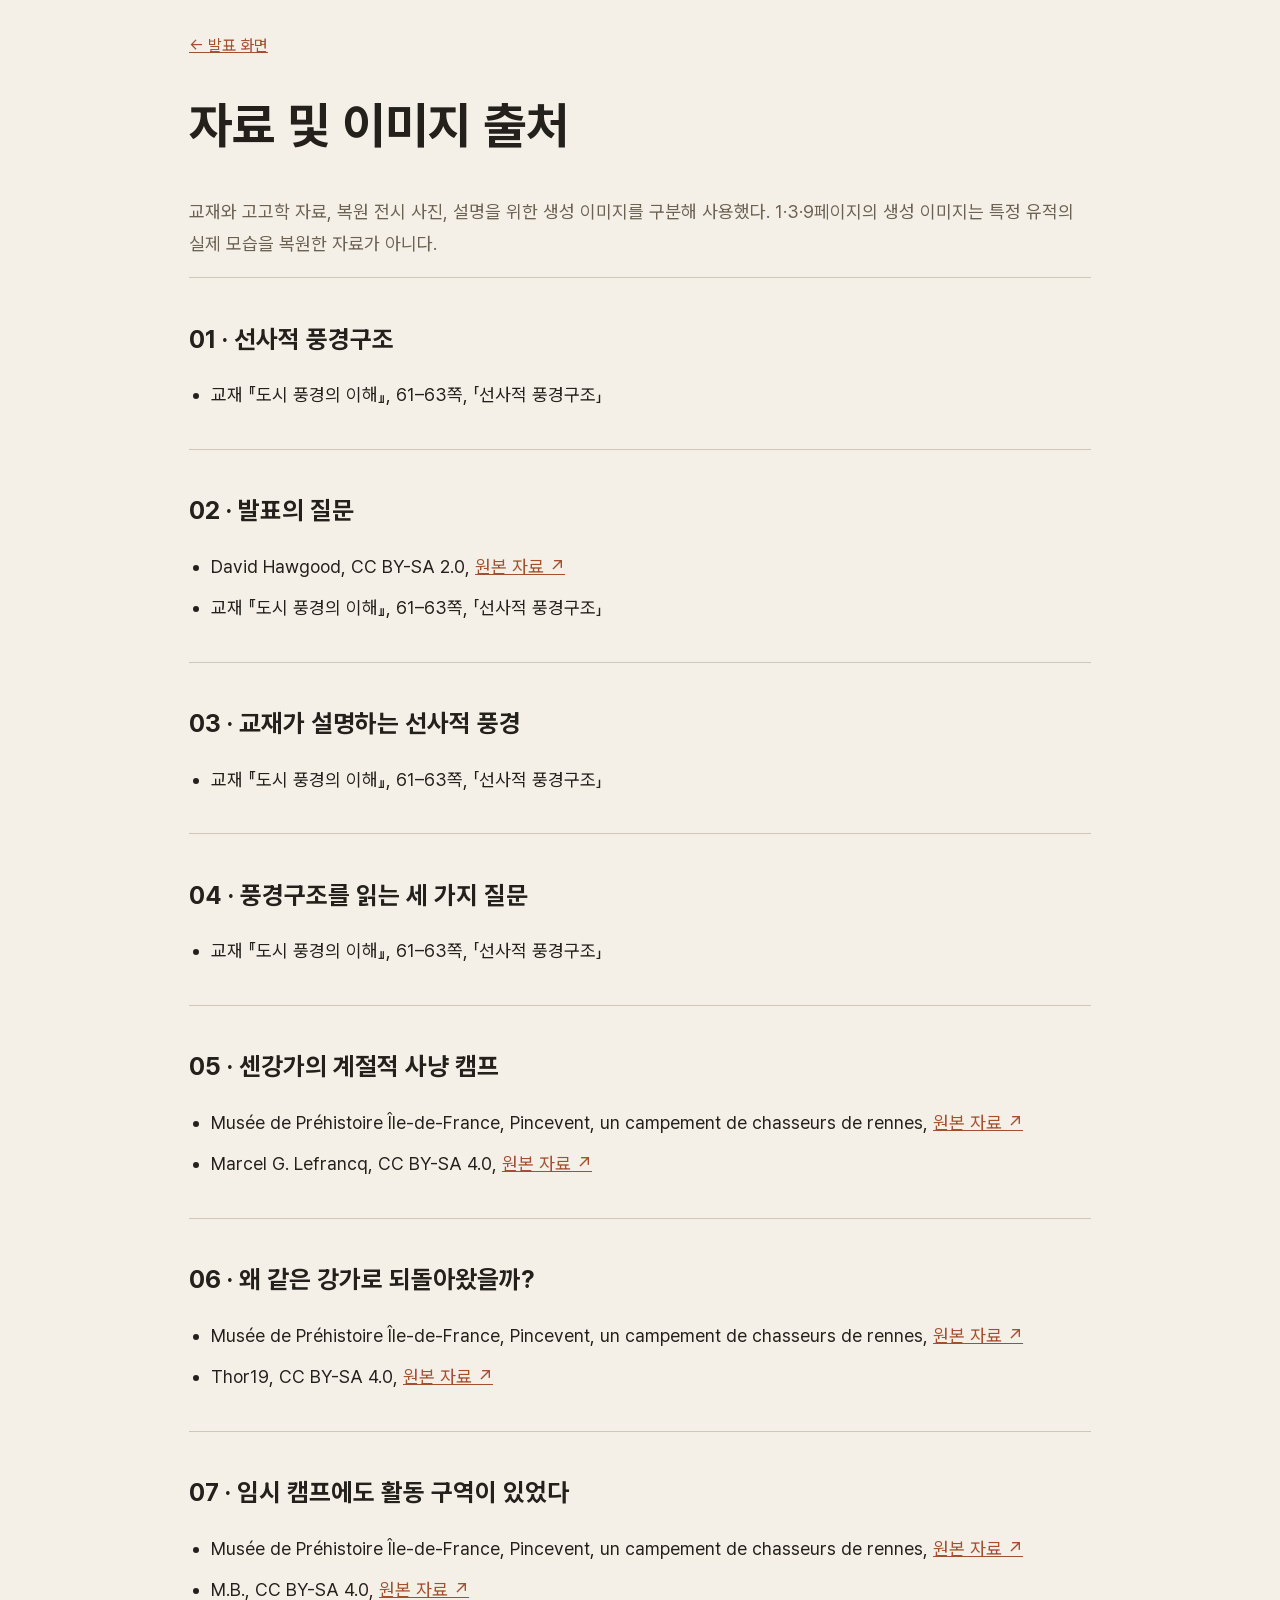
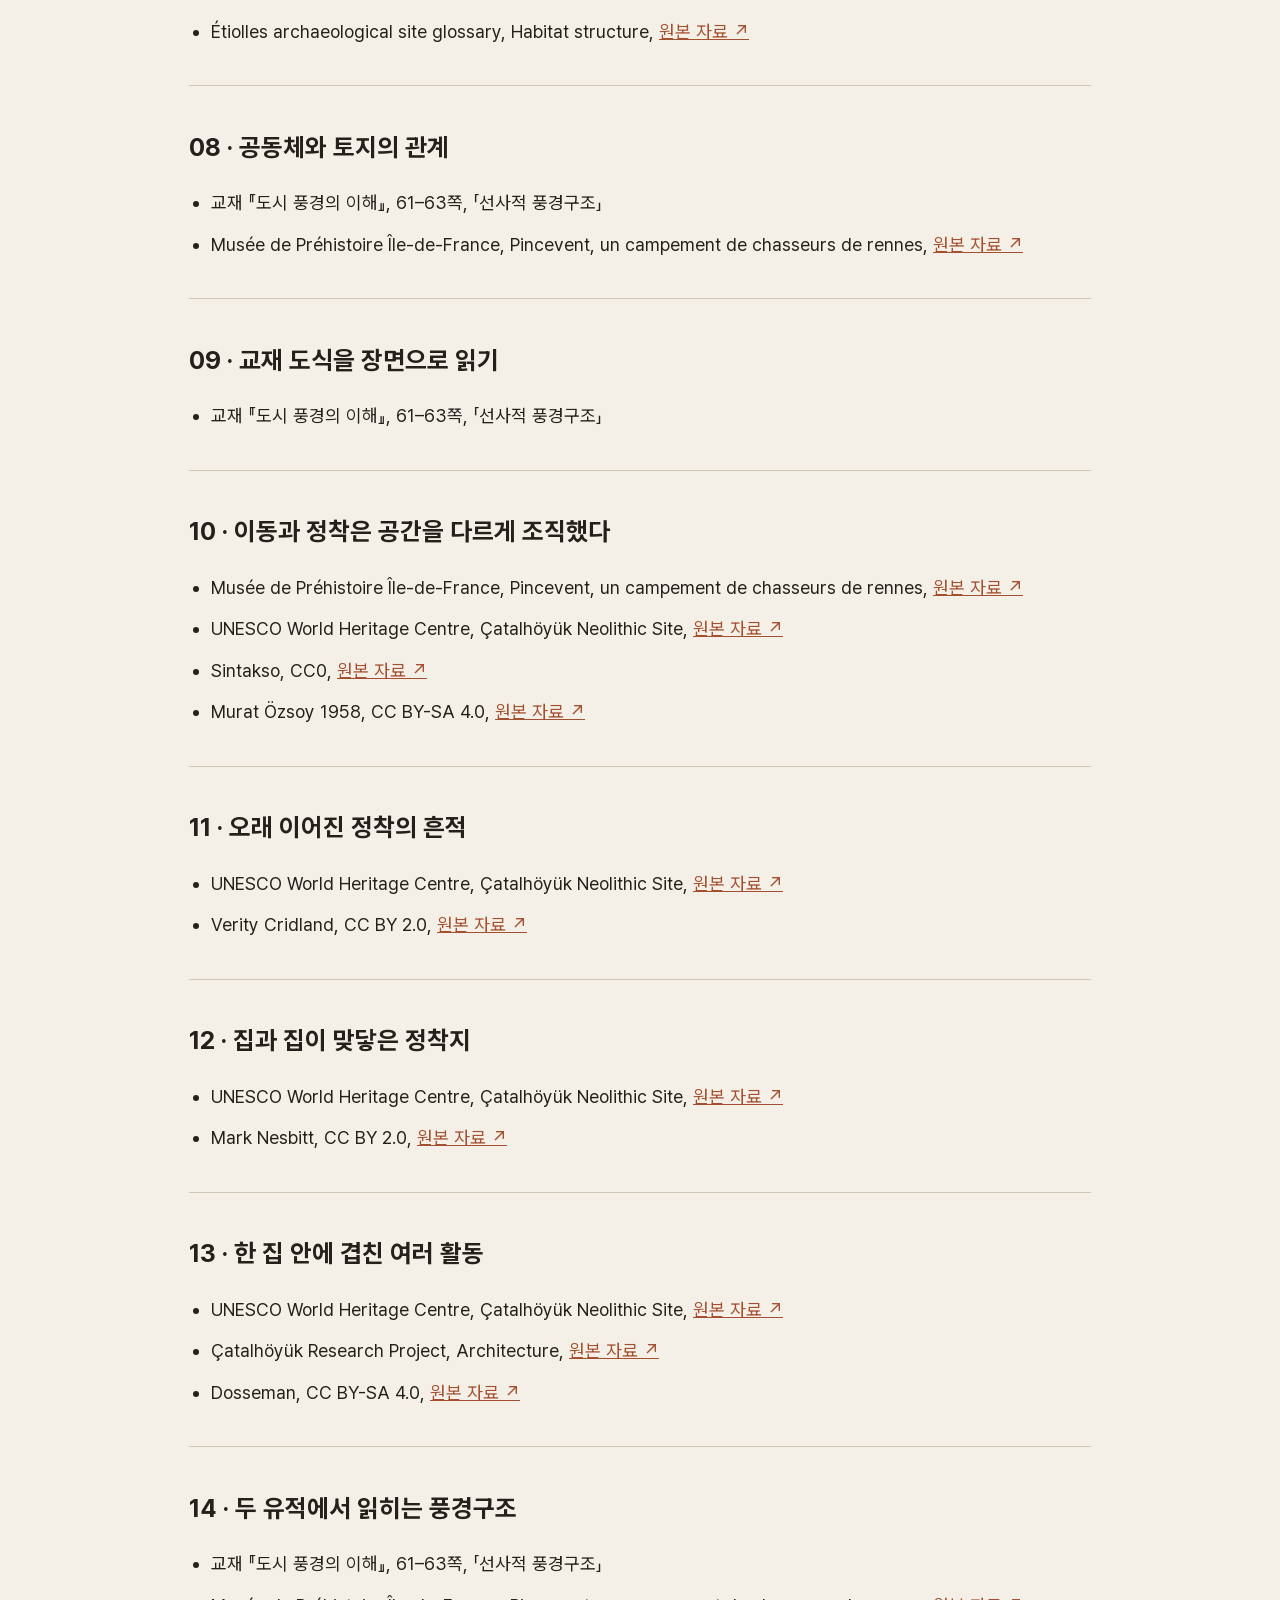
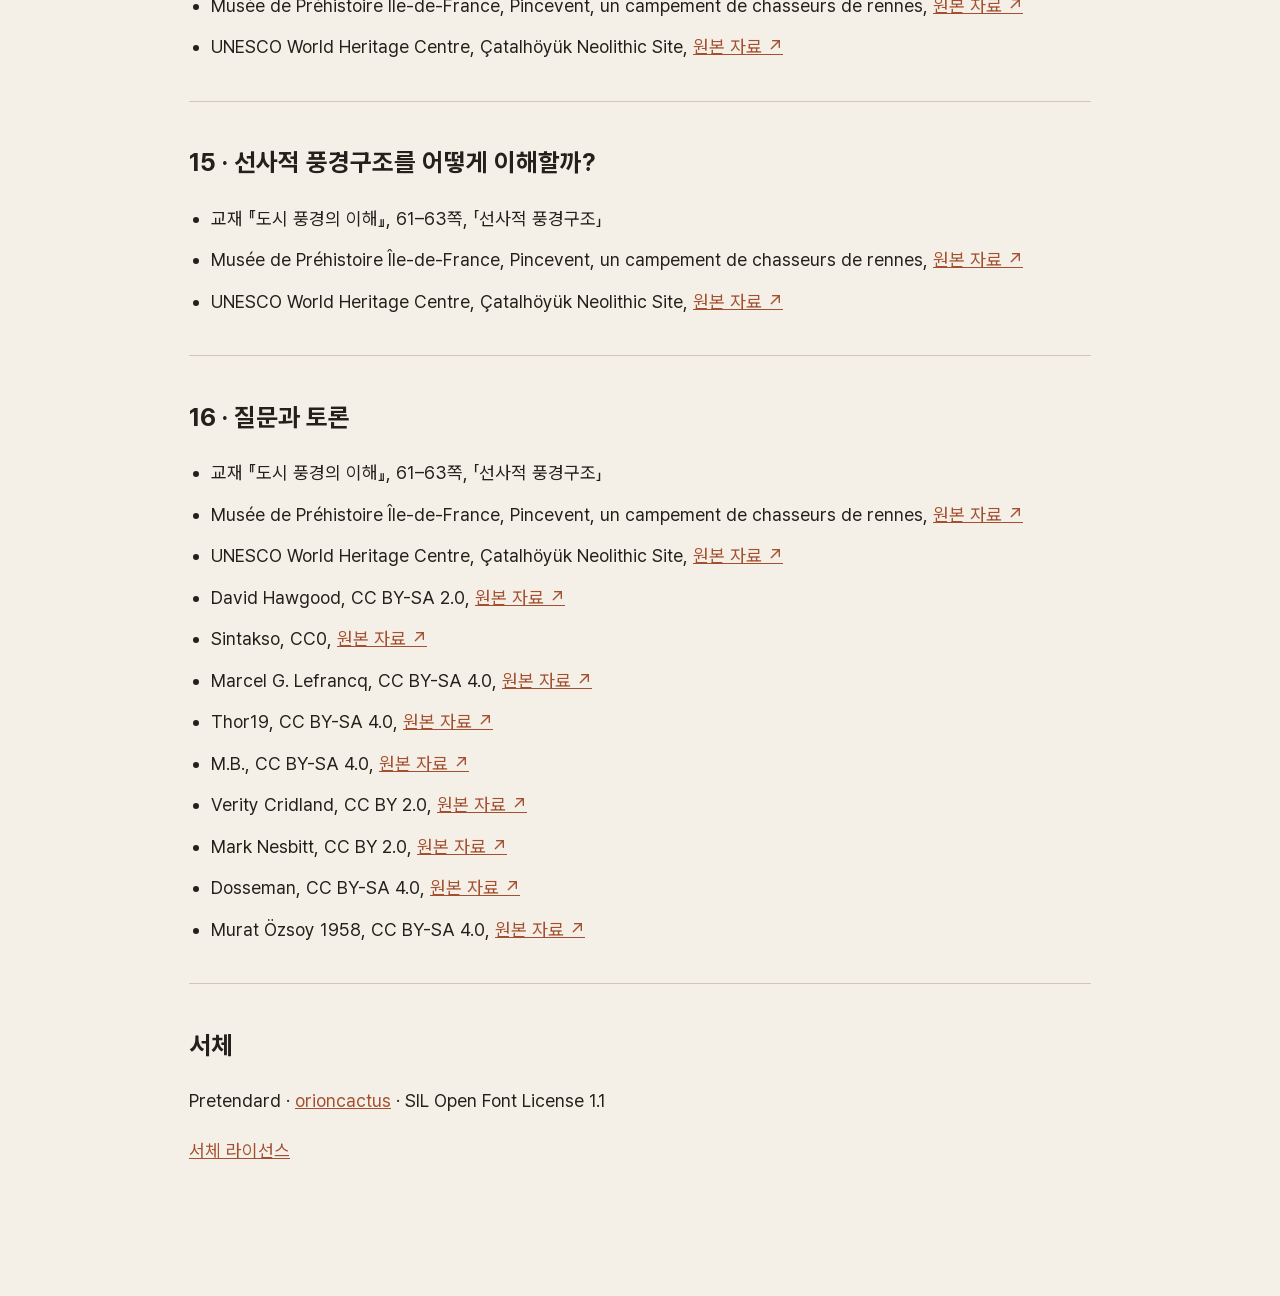
<file: prehistoric-landscape/credits.html>
<!doctype html><html lang="ko"><head><meta charset="utf-8"><meta name="viewport" content="width=device-width,initial-scale=1"><title>자료·이미지 출처 · 선사적 풍경구조</title><style>@font-face{font-family:'Pretendard';src:url('assets/pretendard.woff2') format('woff2');font-style:normal;font-weight:100 900;font-display:swap}*{box-sizing:border-box}body{margin:0;background:#f4f0e7;color:#24211c;font-family:Pretendard,'Malgun Gothic',sans-serif;word-break:keep-all}main{max-width:950px;margin:auto;padding:36px 24px 90px}a{color:#a45030}h1{font-size:clamp(30px,6vw,50px);line-height:1.3;margin:38px 0}h2{font-size:clamp(19px,3.5vw,25px);line-height:1.5}p,li{font-size:clamp(15px,2.6vw,18px);line-height:1.75}section{padding:22px 0;border-top:1px solid #d1c7b6}ul{padding-left:22px}li{margin:10px 0;overflow-wrap:anywhere}.intro{color:#6c6254}</style></head><body><main><a href="./">← 발표 화면</a><h1>자료 및 이미지 출처</h1><p class="intro">교재와 고고학 자료, 복원 전시 사진, 설명을 위한 생성 이미지를 구분해 사용했다. 1·3·9페이지의 생성 이미지는 특정 유적의 실제 모습을 복원한 자료가 아니다.</p><section><h2>01 · 선사적 풍경구조</h2><ul><li>교재 『도시 풍경의 이해』, 61–63쪽, 「선사적 풍경구조」</li></ul></section>
<section><h2>02 · 발표의 질문</h2><ul><li>David Hawgood, CC BY-SA 2.0, <a href="https://commons.wikimedia.org/wiki/File:Hunter_gatherer%27s_camp_at_Irish_National_Heritage_Park_-_geograph.org.uk_-_1252699.jpg" target="_blank" rel="noopener noreferrer">원본 자료 ↗</a></li><li>교재 『도시 풍경의 이해』, 61–63쪽, 「선사적 풍경구조」</li></ul></section>
<section><h2>03 · 교재가 설명하는 선사적 풍경</h2><ul><li>교재 『도시 풍경의 이해』, 61–63쪽, 「선사적 풍경구조」</li></ul></section>
<section><h2>04 · 풍경구조를 읽는 세 가지 질문</h2><ul><li>교재 『도시 풍경의 이해』, 61–63쪽, 「선사적 풍경구조」</li></ul></section>
<section><h2>05 · 센강가의 계절적 사냥 캠프</h2><ul><li>Musée de Préhistoire Île-de-France, Pincevent, un campement de chasseurs de rennes, <a href="https://www.musee-prehistoire-idf.fr/fr/pincevent-un-campement-de-chasseurs-de-rennes" target="_blank" rel="noopener noreferrer">원본 자료 ↗</a></li><li>Marcel G. Lefrancq, CC BY-SA 4.0, <a href="https://commons.wikimedia.org/wiki/File:Fouilles_de_Pincevent_1967.jpg" target="_blank" rel="noopener noreferrer">원본 자료 ↗</a></li></ul></section>
<section><h2>06 · 왜 같은 강가로 되돌아왔을까?</h2><ul><li>Musée de Préhistoire Île-de-France, Pincevent, un campement de chasseurs de rennes, <a href="https://www.musee-prehistoire-idf.fr/fr/pincevent-un-campement-de-chasseurs-de-rennes" target="_blank" rel="noopener noreferrer">원본 자료 ↗</a></li><li>Thor19, CC BY-SA 4.0, <a href="https://commons.wikimedia.org/wiki/File:La_Grande-Paroisse_Pincevent.jpg" target="_blank" rel="noopener noreferrer">원본 자료 ↗</a></li></ul></section>
<section><h2>07 · 임시 캠프에도 활동 구역이 있었다</h2><ul><li>Musée de Préhistoire Île-de-France, Pincevent, un campement de chasseurs de rennes, <a href="https://www.musee-prehistoire-idf.fr/fr/pincevent-un-campement-de-chasseurs-de-rennes" target="_blank" rel="noopener noreferrer">원본 자료 ↗</a></li><li>M.B., CC BY-SA 4.0, <a href="https://commons.wikimedia.org/wiki/File:Lamelles_%C3%A0_dos_-_Pincevent_-_Mus%C3%A9e_Nemours.jpg" target="_blank" rel="noopener noreferrer">원본 자료 ↗</a></li><li>Étiolles archaeological site glossary, Habitat structure, <a href="https://archeologie.culture.gouv.fr/etiolles/en/glossary/habitat-structure" target="_blank" rel="noopener noreferrer">원본 자료 ↗</a></li></ul></section>
<section><h2>08 · 공동체와 토지의 관계</h2><ul><li>교재 『도시 풍경의 이해』, 61–63쪽, 「선사적 풍경구조」</li><li>Musée de Préhistoire Île-de-France, Pincevent, un campement de chasseurs de rennes, <a href="https://www.musee-prehistoire-idf.fr/fr/pincevent-un-campement-de-chasseurs-de-rennes" target="_blank" rel="noopener noreferrer">원본 자료 ↗</a></li></ul></section>
<section><h2>09 · 교재 도식을 장면으로 읽기</h2><ul><li>교재 『도시 풍경의 이해』, 61–63쪽, 「선사적 풍경구조」</li></ul></section>
<section><h2>10 · 이동과 정착은 공간을 다르게 조직했다</h2><ul><li>Musée de Préhistoire Île-de-France, Pincevent, un campement de chasseurs de rennes, <a href="https://www.musee-prehistoire-idf.fr/fr/pincevent-un-campement-de-chasseurs-de-rennes" target="_blank" rel="noopener noreferrer">원본 자료 ↗</a></li><li>UNESCO World Heritage Centre, Çatalhöyük Neolithic Site, <a href="https://whc.unesco.org/en/list/1405" target="_blank" rel="noopener noreferrer">원본 자료 ↗</a></li><li>Sintakso, CC0, <a href="https://commons.wikimedia.org/wiki/File:Land_of_Legends_Lejre_01.jpg" target="_blank" rel="noopener noreferrer">원본 자료 ↗</a></li><li>Murat Özsoy 1958, CC BY-SA 4.0, <a href="https://commons.wikimedia.org/wiki/File:%C3%87atalh%C3%B6y%C3%BCk,_7400_BC,_Konya,_Turkey_-_UNESCO_World_Heritage_Site,_08.jpg" target="_blank" rel="noopener noreferrer">원본 자료 ↗</a></li></ul></section>
<section><h2>11 · 오래 이어진 정착의 흔적</h2><ul><li>UNESCO World Heritage Centre, Çatalhöyük Neolithic Site, <a href="https://whc.unesco.org/en/list/1405" target="_blank" rel="noopener noreferrer">원본 자료 ↗</a></li><li>Verity Cridland, CC BY 2.0, <a href="https://commons.wikimedia.org/wiki/File:%C3%87atalh%C3%B6y%C3%BCk_overview.jpg" target="_blank" rel="noopener noreferrer">원본 자료 ↗</a></li></ul></section>
<section><h2>12 · 집과 집이 맞닿은 정착지</h2><ul><li>UNESCO World Heritage Centre, Çatalhöyük Neolithic Site, <a href="https://whc.unesco.org/en/list/1405" target="_blank" rel="noopener noreferrer">원본 자료 ↗</a></li><li>Mark Nesbitt, CC BY 2.0, <a href="https://commons.wikimedia.org/wiki/File:%C3%87atalh%C3%B6y%C3%BCk_trench.jpg" target="_blank" rel="noopener noreferrer">원본 자료 ↗</a></li></ul></section>
<section><h2>13 · 한 집 안에 겹친 여러 활동</h2><ul><li>UNESCO World Heritage Centre, Çatalhöyük Neolithic Site, <a href="https://whc.unesco.org/en/list/1405" target="_blank" rel="noopener noreferrer">원본 자료 ↗</a></li><li>Çatalhöyük Research Project, Architecture, <a href="https://www.catalhoyuk.com/node/56" target="_blank" rel="noopener noreferrer">원본 자료 ↗</a></li><li>Dosseman, CC BY-SA 4.0, <a href="https://commons.wikimedia.org/wiki/File:Museum_of_Anatolian_Civilizations_%C3%87atalh%C3%B6y%C3%BCk_reconstructed_room_in_2011_07.jpg" target="_blank" rel="noopener noreferrer">원본 자료 ↗</a></li></ul></section>
<section><h2>14 · 두 유적에서 읽히는 풍경구조</h2><ul><li>교재 『도시 풍경의 이해』, 61–63쪽, 「선사적 풍경구조」</li><li>Musée de Préhistoire Île-de-France, Pincevent, un campement de chasseurs de rennes, <a href="https://www.musee-prehistoire-idf.fr/fr/pincevent-un-campement-de-chasseurs-de-rennes" target="_blank" rel="noopener noreferrer">원본 자료 ↗</a></li><li>UNESCO World Heritage Centre, Çatalhöyük Neolithic Site, <a href="https://whc.unesco.org/en/list/1405" target="_blank" rel="noopener noreferrer">원본 자료 ↗</a></li></ul></section>
<section><h2>15 · 선사적 풍경구조를 어떻게 이해할까?</h2><ul><li>교재 『도시 풍경의 이해』, 61–63쪽, 「선사적 풍경구조」</li><li>Musée de Préhistoire Île-de-France, Pincevent, un campement de chasseurs de rennes, <a href="https://www.musee-prehistoire-idf.fr/fr/pincevent-un-campement-de-chasseurs-de-rennes" target="_blank" rel="noopener noreferrer">원본 자료 ↗</a></li><li>UNESCO World Heritage Centre, Çatalhöyük Neolithic Site, <a href="https://whc.unesco.org/en/list/1405" target="_blank" rel="noopener noreferrer">원본 자료 ↗</a></li></ul></section>
<section><h2>16 · 질문과 토론</h2><ul><li>교재 『도시 풍경의 이해』, 61–63쪽, 「선사적 풍경구조」</li><li>Musée de Préhistoire Île-de-France, Pincevent, un campement de chasseurs de rennes, <a href="https://www.musee-prehistoire-idf.fr/fr/pincevent-un-campement-de-chasseurs-de-rennes" target="_blank" rel="noopener noreferrer">원본 자료 ↗</a></li><li>UNESCO World Heritage Centre, Çatalhöyük Neolithic Site, <a href="https://whc.unesco.org/en/list/1405" target="_blank" rel="noopener noreferrer">원본 자료 ↗</a></li><li>David Hawgood, CC BY-SA 2.0, <a href="https://commons.wikimedia.org/wiki/File:Hunter_gatherer%27s_camp_at_Irish_National_Heritage_Park_-_geograph.org.uk_-_1252699.jpg" target="_blank" rel="noopener noreferrer">원본 자료 ↗</a></li><li>Sintakso, CC0, <a href="https://commons.wikimedia.org/wiki/File:Land_of_Legends_Lejre_01.jpg" target="_blank" rel="noopener noreferrer">원본 자료 ↗</a></li><li>Marcel G. Lefrancq, CC BY-SA 4.0, <a href="https://commons.wikimedia.org/wiki/File:Fouilles_de_Pincevent_1967.jpg" target="_blank" rel="noopener noreferrer">원본 자료 ↗</a></li><li>Thor19, CC BY-SA 4.0, <a href="https://commons.wikimedia.org/wiki/File:La_Grande-Paroisse_Pincevent.jpg" target="_blank" rel="noopener noreferrer">원본 자료 ↗</a></li><li>M.B., CC BY-SA 4.0, <a href="https://commons.wikimedia.org/wiki/File:Lamelles_%C3%A0_dos_-_Pincevent_-_Mus%C3%A9e_Nemours.jpg" target="_blank" rel="noopener noreferrer">원본 자료 ↗</a></li><li>Verity Cridland, CC BY 2.0, <a href="https://commons.wikimedia.org/wiki/File:%C3%87atalh%C3%B6y%C3%BCk_overview.jpg" target="_blank" rel="noopener noreferrer">원본 자료 ↗</a></li><li>Mark Nesbitt, CC BY 2.0, <a href="https://commons.wikimedia.org/wiki/File:%C3%87atalh%C3%B6y%C3%BCk_trench.jpg" target="_blank" rel="noopener noreferrer">원본 자료 ↗</a></li><li>Dosseman, CC BY-SA 4.0, <a href="https://commons.wikimedia.org/wiki/File:Museum_of_Anatolian_Civilizations_%C3%87atalh%C3%B6y%C3%BCk_reconstructed_room_in_2011_07.jpg" target="_blank" rel="noopener noreferrer">원본 자료 ↗</a></li><li>Murat Özsoy 1958, CC BY-SA 4.0, <a href="https://commons.wikimedia.org/wiki/File:%C3%87atalh%C3%B6y%C3%BCk,_7400_BC,_Konya,_Turkey_-_UNESCO_World_Heritage_Site,_08.jpg" target="_blank" rel="noopener noreferrer">원본 자료 ↗</a></li></ul></section><section><h2>서체</h2><p>Pretendard · <a href="https://github.com/orioncactus/pretendard" target="_blank" rel="noopener">orioncactus</a> · SIL Open Font License 1.1</p><p><a href="assets/OFL.txt">서체 라이선스</a></p></section></main></body></html>
</file>
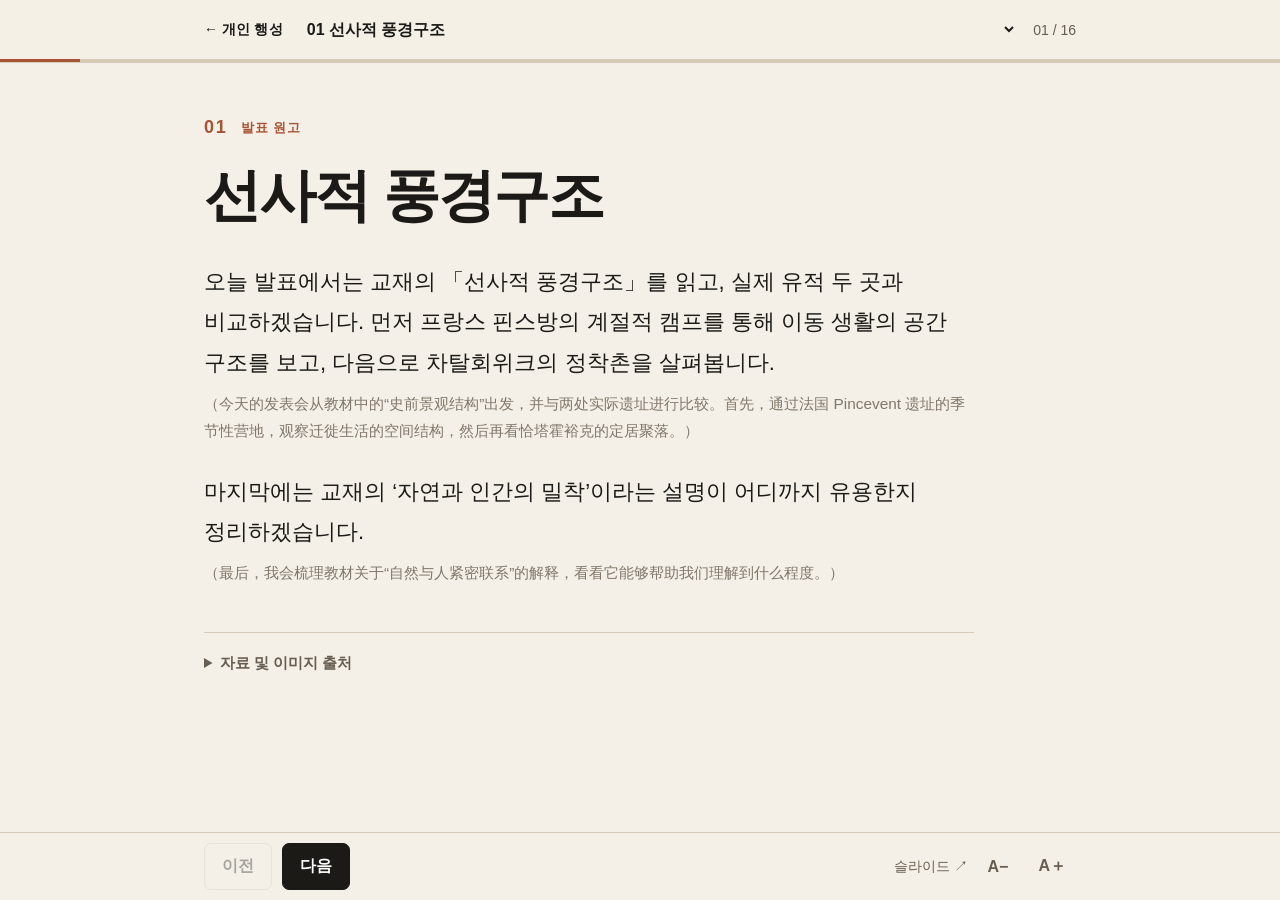
<file: prehistoric-landscape/script.html>
<!doctype html>
<html lang="ko">
<head>
<meta charset="utf-8">
<meta name="viewport" content="width=device-width, initial-scale=1">
<meta name="color-scheme" content="light"><meta name="description" content="선사적 풍경구조 한국어 발표 원고. 슬라이드 16페이지와 개별적으로 연결되는 모바일 읽기 화면.">
<title>선사적 풍경구조 · Parpelza 발표 원고</title>
<style>
@font-face{font-family:'Pretendard';src:url('assets/pretendard.woff2') format('woff2');font-style:normal;font-weight:100 900;font-display:swap}
body{font-family:'Pretendard','Apple SD Gothic Neo','Malgun Gothic',sans-serif}.brand{display:inline-block!important;color:inherit;text-decoration:none;white-space:nowrap}.deck-link{font-size:14px;color:var(--muted);white-space:nowrap;text-decoration:none}.deck-link:hover{text-decoration:underline}
:root{--ink:#1b1a17;--muted:#675e51;--paper:#f4f0e7;--accent:#a85335;--line:#d6cbb8;--type-size:22px}
*{box-sizing:border-box}
html{scroll-behavior:smooth}
body{margin:0;background:var(--paper);color:var(--ink);font-family:"Pretendard Variable","Apple SD Gothic Neo","Malgun Gothic","Noto Sans CJK KR",sans-serif;word-break:keep-all;overflow-wrap:normal}
button,select{font:inherit}
.top{position:sticky;top:0;z-index:10;background:rgba(244,240,231,.96);backdrop-filter:blur(12px);border-bottom:1px solid var(--line)}
.top-inner{max-width:920px;margin:auto;padding:12px 24px;display:flex;align-items:center;gap:16px}
.brand{font-size:14px;font-weight:700;letter-spacing:.01em;white-space:nowrap}
.chooser{min-width:0;flex:1;border:0;background:transparent;color:var(--ink);font-size:16px;font-weight:600;padding:8px 4px;outline-offset:3px}
.count{font-size:14px;color:var(--muted);white-space:nowrap;font-variant-numeric:tabular-nums}
.progress{height:3px;background:var(--line)}.progress>span{display:block;height:100%;background:var(--accent);width:6.25%;transition:width .2s}
main{max-width:920px;min-height:calc(100dvh - 145px);margin:auto;padding:54px 24px 124px}
.slide-script[hidden]{display:none}
.section-head{display:flex;align-items:center;gap:13px;color:var(--accent);font-weight:700}
.number{font-size:18px;letter-spacing:.1em}.section-type{font-size:13px;letter-spacing:.08em}
h2{margin:22px 0 32px;max-width:760px;font-size:clamp(34px,5vw,57px);line-height:1.23;letter-spacing:-.035em;font-weight:750}
.speech-body{max-width:770px;font-size:var(--type-size);line-height:1.83;letter-spacing:0}
.speech{margin:0 0 1.25em}
details{max-width:770px;margin-top:45px;padding-top:18px;border-top:1px solid var(--line);color:var(--muted);font-size:15px;line-height:1.55}
summary{cursor:pointer;font-weight:700}details ul{padding-left:20px}details li{margin:8px 0;overflow-wrap:anywhere}a{color:var(--accent)}
.bottom{position:fixed;bottom:0;left:0;right:0;z-index:10;background:rgba(244,240,231,.97);backdrop-filter:blur(12px);border-top:1px solid var(--line)}
.bottom-inner{max-width:920px;margin:auto;padding:10px 24px max(10px,env(safe-area-inset-bottom));display:flex;align-items:center;gap:10px}
.nav{border:1px solid var(--line);background:transparent;color:var(--ink);padding:12px 17px;border-radius:7px;font-weight:700;cursor:pointer}.nav:disabled{opacity:.35;cursor:default}.next{background:var(--ink);color:white;border-color:var(--ink)}
.spacer{flex:1}.size{border:0;background:transparent;color:var(--muted);padding:10px;cursor:pointer;font-weight:700}
button:focus-visible,select:focus-visible,summary:focus-visible{outline:3px solid var(--accent);outline-offset:2px}
@media(max-width:620px){.top-inner{padding:10px 16px;gap:9px}.brand{display:none}.chooser{font-size:15px}.count{font-size:12px}main{padding:43px 22px 115px}.speech-body{font-size:var(--type-size);line-height:1.77}h2{margin-top:16px;margin-bottom:27px}.bottom-inner{padding-left:16px;padding-right:16px}.nav{padding:12px 14px}}
@media print{.top,.bottom{display:none}main{max-width:none;padding:0}.slide-script,.slide-script[hidden]{display:block!important;break-after:page;padding:18mm 12mm;min-height:260mm}.speech-body{font-size:16pt}h2{font-size:28pt}details{display:none}}

/* Chinese paragraph annotations */
.speech-body .speech{margin-bottom:.35em}
.speech-body .cn-translation{font-family:"PingFang SC","Microsoft YaHei","Noto Sans CJK SC",sans-serif;font-size:clamp(14px,calc(var(--type-size) * .7),20px);font-weight:400;line-height:1.75;color:#81776c;margin:0 0 1.8em;letter-spacing:0;word-break:normal;line-break:strict;overflow-wrap:break-word}
@media print{.speech-body .cn-translation{font-size:11pt;color:#70675b}}
</style>
</head>
<body>
<header class="top"><div class="top-inner"><a class="brand" href="../universe/">← 개인 행성</a><select class="chooser" aria-label="슬라이드 선택"><option value="1">01  선사적 풍경구조</option>
<option value="2">02  발표의 질문</option>
<option value="3">03  교재가 설명하는 선사적 풍경</option>
<option value="4">04  풍경구조를 읽는 세 가지 질문</option>
<option value="5">05  센강가의 계절적 사냥 캠프</option>
<option value="6">06  왜 같은 강가로 되돌아왔을까?</option>
<option value="7">07  임시 캠프에도 활동 구역이 있었다</option>
<option value="8">08  공동체와 토지의 관계</option>
<option value="9">09  교재 도식을 장면으로 읽기</option>
<option value="10">10  이동과 정착은 공간을 다르게 조직했다</option>
<option value="11">11  오래 이어진 정착의 흔적</option>
<option value="12">12  집과 집이 맞닿은 정착지</option>
<option value="13">13  한 집 안에 겹친 여러 활동</option>
<option value="14">14  두 유적에서 읽히는 풍경구조</option>
<option value="15">15  선사적 풍경구조를 어떻게 이해할까?</option>
<option value="16">16  질문과 토론</option></select><span class="count" aria-live="polite">01 / 16</span></div><div class="progress"><span></span></div></header>
<main><section class="slide-script" id="slide-1" data-slide="1">
  <div class="section-head"><span class="number">01</span><span class="section-type">발표 원고</span></div>
  <h2>선사적 풍경구조</h2>
  <div class="speech-body"><p class="speech">오늘 발표에서는 교재의 「선사적 풍경구조」를 읽고, 실제 유적 두 곳과 비교하겠습니다. 먼저 프랑스 핀스방의 계절적 캠프를 통해 이동 생활의 공간 구조를 보고, 다음으로 차탈회위크의 정착촌을 살펴봅니다.</p>
<p class="cn-translation" lang="zh-CN">（今天的发表会从教材中的“史前景观结构”出发，并与两处实际遗址进行比较。首先，通过法国 Pincevent 遗址的季节性营地，观察迁徙生活的空间结构，然后再看恰塔霍裕克的定居聚落。）</p>
<p class="speech">마지막에는 교재의 ‘자연과 인간의 밀착’이라는 설명이 어디까지 유용한지 정리하겠습니다.</p>
<p class="cn-translation" lang="zh-CN">（最后，我会梳理教材关于“自然与人紧密联系”的解释，看看它能够帮助我们理解到什么程度。）</p></div>
  <details><summary>자료 및 이미지 출처</summary><ul><li>교재 『도시 풍경의 이해』, 61–63쪽, 「선사적 풍경구조」</li></ul></details>
</section>
<section class="slide-script" id="slide-2" data-slide="2">
  <div class="section-head"><span class="number">02</span><span class="section-type">발표 원고</span></div>
  <h2>발표의 질문</h2>
  <div class="speech-body"><p class="speech">이 사진은 실제 선사시대 사진이 아니라 아일랜드 국립유산공원의 캠프 복원 전시입니다. 이동 생활에서도 간단한 거처와 작업 장소가 필요했다는 점을 직관적으로 보여 주기 위해 사용했습니다.</p>
<p class="cn-translation" lang="zh-CN">（这张照片展示的是爱尔兰国家遗产公园中的营地复原展览，并不是史前时代的实景照片。我使用它，是为了直观地说明：即使过着迁徙生活，人们也需要简单的住所和工作场所。）</p>
<p class="speech">오늘 발표의 핵심 질문은 도시가 없던 시대에도 사람들이 장소를 선택하고 조직했는가입니다.</p>
<p class="cn-translation" lang="zh-CN">（今天发表的核心问题是：在城市尚未出现的时代，人们是否已经在选择和组织生活场所？）</p></div>
  <details><summary>자료 및 이미지 출처</summary><ul><li>David Hawgood, CC BY-SA 2.0, <a href="https://commons.wikimedia.org/wiki/File:Hunter_gatherer%27s_camp_at_Irish_National_Heritage_Park_-_geograph.org.uk_-_1252699.jpg" target="_blank" rel="noopener noreferrer">https://commons.wikimedia.org/wiki/File:Hunter_gatherer%27s_camp_at_Irish_National_Heritage_Park_-_geograph.org.uk_-_1252699.jpg</a></li><li>교재 『도시 풍경의 이해』, 61–63쪽, 「선사적 풍경구조」</li></ul></details>
</section>
<section class="slide-script" id="slide-3" data-slide="3">
  <div class="section-head"><span class="number">03</span><span class="section-type">발표 원고</span></div>
  <h2>교재가 설명하는 선사적 풍경</h2>
  <div class="speech-body"><p class="speech">교재의 주요 문장 세 개를 같이 보겠습니다. 첫 문장은 대지와 인간의 관계가 소박했다는 것입니다.</p>
<p class="cn-translation" lang="zh-CN">（我们一起看教材中的三个主要表述。第一句认为，大地与人之间的关系是质朴的。）</p>
<p class="speech">두 번째는 그 소박함에 자유롭고 인간적이라는 의미를 부여합니다. 세 번째는 자연과 인간이 감성적으로 밀착되어 있었다는 결론입니다.</p>
<p class="cn-translation" lang="zh-CN">（第二句赋予这种质朴“自由、富有人情味”的含义。第三句则得出结论，认为自然与人在感性上有着紧密的联系。）</p>
<p class="speech">저는 첫째와 셋째를 공간 관계를 설명하는 개념으로 활용합니다. 둘째는 교재 저자의 가치 판단이므로 그대로 객관적 사실로 옮기지 않겠습니다.</p>
<p class="cn-translation" lang="zh-CN">（我会把第一点和第三点作为解释空间关系的概念来使用。第二点属于教材作者的价值判断，所以我不会直接把它当作客观事实。）</p>
<p class="speech">오른쪽 장면은 특정 유적의 복원이 아니라 이해를 돕기 위해 생성한 해석 이미지입니다.</p>
<p class="cn-translation" lang="zh-CN">（右侧的场景并非某一处具体遗址的复原，而是为帮助理解而生成的解释性图像。）</p></div>
  <details><summary>자료 및 이미지 출처</summary><ul><li>교재 『도시 풍경의 이해』, 61–63쪽, 「선사적 풍경구조」</li></ul></details>
</section>
<section class="slide-script" id="slide-4" data-slide="4">
  <div class="section-head"><span class="number">04</span><span class="section-type">발표 원고</span></div>
  <h2>풍경구조를 읽는 세 가지 질문</h2>
  <div class="speech-body"><p class="speech">발표에서 풍경구조라는 말을 쓸 때는 세 가지 질문을 떠올리면 됩니다. 첫째, 왜 그 장소를 골랐는가.</p>
<p class="cn-translation" lang="zh-CN">（在这次发表中，听到“景观结构”这个词时，可以想到三个问题。第一，为什么选择这个地点？）</p>
<p class="speech">둘째, 그 안에서 어떤 활동을 어디에 배치했는가. 셋째, 그 장소를 누가 어떻게 함께 사용했는가입니다.</p>
<p class="cn-translation" lang="zh-CN">（第二，在这个地点内部，哪些活动被安排在什么位置？第三，这个地方由谁共同使用，又是如何使用的？）</p>
<p class="speech">이 질문을 핀스방과 차탈회위크에 똑같이 적용하겠습니다. 그렇게 보면 이동 생활과 정착 생활의 차이를 비교하기 쉬워집니다.</p>
<p class="cn-translation" lang="zh-CN">（我会用同样的问题来观察 Pincevent 和恰塔霍裕克。这样就更容易比较迁徙生活与定居生活之间的差异。）</p></div>
  <details><summary>자료 및 이미지 출처</summary><ul><li>교재 『도시 풍경의 이해』, 61–63쪽, 「선사적 풍경구조」</li></ul></details>
</section>
<section class="slide-script" id="slide-5" data-slide="5">
  <div class="section-head"><span class="number">05</span><span class="section-type">발표 원고</span></div>
  <h2>센강가의 계절적 사냥 캠프</h2>
  <div class="speech-body"><p class="speech">핀스방은 프랑스 센강 유역의 후기 구석기 유적입니다. 일드프랑스 선사박물관 설명에 따르면 약 1만 4천 년 전 순록 사냥꾼들이 이곳을 정기적으로 찾았고, 여러 거주층이 남았습니다.</p>
<p class="cn-translation" lang="zh-CN">（Pincevent 是法国塞纳河流域的一处旧石器时代晚期遗址。根据法兰西岛史前博物馆的介绍，大约一万四千年前，驯鹿猎人曾定期来到这里，并留下了多层居住遗存。）</p>
<p class="speech">화면의 사진은 1967년 실제 발굴 기록입니다. 고고학자들은 화덕과 뼈, 석기 흔적의 분포를 통해 당시 캠프의 활동 영역을 연구합니다.</p>
<p class="cn-translation" lang="zh-CN">（画面中的照片是 1967 年的实际发掘记录。考古学家通过火塘、骨骼和石器痕迹的分布，研究当时营地中的活动区域。）</p></div>
  <details><summary>자료 및 이미지 출처</summary><ul><li>Musée de Préhistoire Île-de-France, Pincevent, un campement de chasseurs de rennes, <a href="https://www.musee-prehistoire-idf.fr/fr/pincevent-un-campement-de-chasseurs-de-rennes" target="_blank" rel="noopener noreferrer">https://www.musee-prehistoire-idf.fr/fr/pincevent-un-campement-de-chasseurs-de-rennes</a></li><li>Marcel G. Lefrancq, CC BY-SA 4.0, <a href="https://commons.wikimedia.org/wiki/File:Fouilles_de_Pincevent_1967.jpg" target="_blank" rel="noopener noreferrer">https://commons.wikimedia.org/wiki/File:Fouilles_de_Pincevent_1967.jpg</a></li></ul></details>
</section>
<section class="slide-script" id="slide-6" data-slide="6">
  <div class="section-head"><span class="number">06</span><span class="section-type">발표 원고</span></div>
  <h2>왜 같은 강가로 되돌아왔을까?</h2>
  <div class="speech-body"><p class="speech">박물관은 핀스방이 센강의 옛 여울 근처에 있었고, 가을에는 강물이 낮아지면서 순록의 이동을 기다리기 좋은 지점이 되었다고 설명합니다. 이 때문에 사람들은 매년 같은 곳으로 돌아왔을 가능성이 있습니다.</p>
<p class="cn-translation" lang="zh-CN">（博物馆介绍，Pincevent 位于塞纳河过去的一处浅滩附近，秋季水位下降后，这里成为等待驯鹿迁徙的有利地点。因此，人们可能每年都会回到同一个地方。）</p>
<p class="speech">여기서 자연은 단순한 경치가 아닙니다. 계절, 강의 수위, 동물의 움직임이 장소 선택과 직접 연결됩니다.</p>
<p class="cn-translation" lang="zh-CN">（这里的自然不仅是风景。季节、河流水位以及动物的活动，都与人们选择地点直接相关。）</p>
<p class="speech">사진은 오늘날 조사 현장으로 당시 자연환경을 그대로 보여 주는 것은 아닙니다.</p>
<p class="cn-translation" lang="zh-CN">（照片拍摄的是今天的调查现场，并不能原样呈现当时的自然环境。）</p></div>
  <details><summary>자료 및 이미지 출처</summary><ul><li>Musée de Préhistoire Île-de-France, Pincevent, un campement de chasseurs de rennes, <a href="https://www.musee-prehistoire-idf.fr/fr/pincevent-un-campement-de-chasseurs-de-rennes" target="_blank" rel="noopener noreferrer">https://www.musee-prehistoire-idf.fr/fr/pincevent-un-campement-de-chasseurs-de-rennes</a></li><li>Thor19, CC BY-SA 4.0, <a href="https://commons.wikimedia.org/wiki/File:La_Grande-Paroisse_Pincevent.jpg" target="_blank" rel="noopener noreferrer">https://commons.wikimedia.org/wiki/File:La_Grande-Paroisse_Pincevent.jpg</a></li></ul></details>
</section>
<section class="slide-script" id="slide-7" data-slide="7">
  <div class="section-head"><span class="number">07</span><span class="section-type">발표 원고</span></div>
  <h2>임시 캠프에도 활동 구역이 있었다</h2>
  <div class="speech-body"><p class="speech">이 슬라이드는 사진 속 각각의 석기가 바로 특정 구역에 놓였다는 뜻이 아닙니다. 출토 유물의 한 종류를 보여 주는 사진입니다.</p>
<p class="cn-translation" lang="zh-CN">（这一页并不是说，照片中的每一件石器原本就摆放在某个特定活动区里。这张照片只是展示了出土遗物中的一种类型。）</p>
<p class="speech">핀스방에서는 화덕, 석기 조각, 뼈의 분포를 함께 연구해 고기 처리와 도구 제작, 거주 활동이 어디에 있었는지 추정합니다. 따라서 임시 캠프도 아무렇게나 쓰인 공간은 아니었습니다.</p>
<p class="cn-translation" lang="zh-CN">（在 Pincevent，研究者结合火塘、石器碎片和骨骼的分布，推测肉类处理、工具制作以及居住活动分别发生在哪里。因此，即使是临时营地，也并非被随意使用的空间。）</p>
<p class="speech">다만 활동 구역의 해석은 남은 자료를 근거로 한 고고학적 추정이라는 점을 밝혀야 합니다.</p>
<p class="cn-translation" lang="zh-CN">（不过，需要说明的是，对这些活动区域的解释，属于依据现存材料作出的考古推断。）</p></div>
  <details><summary>자료 및 이미지 출처</summary><ul><li>Musée de Préhistoire Île-de-France, Pincevent, un campement de chasseurs de rennes, <a href="https://www.musee-prehistoire-idf.fr/fr/pincevent-un-campement-de-chasseurs-de-rennes" target="_blank" rel="noopener noreferrer">https://www.musee-prehistoire-idf.fr/fr/pincevent-un-campement-de-chasseurs-de-rennes</a></li><li>M.B., CC BY-SA 4.0, <a href="https://commons.wikimedia.org/wiki/File:Lamelles_%C3%A0_dos_-_Pincevent_-_Mus%C3%A9e_Nemours.jpg" target="_blank" rel="noopener noreferrer">https://commons.wikimedia.org/wiki/File:Lamelles_%C3%A0_dos_-_Pincevent_-_Mus%C3%A9e_Nemours.jpg</a></li><li>Étiolles archaeological site glossary, Habitat structure, <a href="https://archeologie.culture.gouv.fr/etiolles/en/glossary/habitat-structure" target="_blank" rel="noopener noreferrer">https://archeologie.culture.gouv.fr/etiolles/en/glossary/habitat-structure</a></li></ul></details>
</section>
<section class="slide-script" id="slide-8" data-slide="8">
  <div class="section-head"><span class="number">08</span><span class="section-type">발표 원고</span></div>
  <h2>공동체와 토지의 관계</h2>
  <div class="speech-body"><p class="speech">교재는 마르크스의 문장을 인용해 토지가 공동체의 삶과 맞닿아 있다는 관점을 소개합니다. 저는 이것을 선사시대의 공간을 읽는 이론적 틀로 사용합니다.</p>
<p class="cn-translation" lang="zh-CN">（教材引用马克思的文字，介绍了土地与共同体生活紧密相连的观点。我会把它作为理解史前空间的一种理论框架。）</p>
<p class="speech">그러나 특정 유적의 토지 소유 제도를 이 문장만으로 확정할 수는 없습니다. 예를 들어 핀스방에서는 계절적으로 모여 사용한 장소를 볼 수 있지만, 법적 소유 관계를 직접 알 수는 없습니다.</p>
<p class="cn-translation" lang="zh-CN">（但是，仅凭这段文字，无法确定某处具体遗址的土地所有制度。比如，在 Pincevent，我们能观察到人们季节性地聚集并共同使用过的场所，却无法直接得知其法律意义上的所有权关系。）</p>
<p class="speech">교재의 해석과 유적이 보여 주는 증거를 분리해서 생각해야 합니다.</p>
<p class="cn-translation" lang="zh-CN">（因此，需要把教材的解释与遗址实际提供的证据分开思考。）</p></div>
  <details><summary>자료 및 이미지 출처</summary><ul><li>교재 『도시 풍경의 이해』, 61–63쪽, 「선사적 풍경구조」</li><li>Musée de Préhistoire Île-de-France, Pincevent, un campement de chasseurs de rennes, <a href="https://www.musee-prehistoire-idf.fr/fr/pincevent-un-campement-de-chasseurs-de-rennes" target="_blank" rel="noopener noreferrer">https://www.musee-prehistoire-idf.fr/fr/pincevent-un-campement-de-chasseurs-de-rennes</a></li></ul></details>
</section>
<section class="slide-script" id="slide-9" data-slide="9">
  <div class="section-head"><span class="number">09</span><span class="section-type">발표 원고</span></div>
  <h2>교재 도식을 장면으로 읽기</h2>
  <div class="speech-body"><p class="speech">교재의 도식은 자연과 생활 영역이 겹친다는 개념을 보여 줍니다. 이를 실제로 이해하기 쉽도록 강가의 계절적 캠프를 바로 위에서 내려다본 평면 장면으로 그렸습니다.</p>
<p class="cn-translation" lang="zh-CN">（教材中的图式表达的是自然与生活领域相互重叠的概念。为了让这种关系更容易理解，我把河边的季节性营地画成了从正上方垂直俯视的平面场景。）</p>
<p class="speech">화면에서 강과 여울은 물과 이동의 조건이고, 중앙의 거처와 화덕은 공동 활동의 중심이며, 바깥의 숲과 동물 이동 구역도 생활의 범위에 들어갑니다. 이 장면은 특정 유적의 실제 배치가 아니고, 교재의 추상적인 관계를 읽기 위한 생성 이미지입니다.</p>
<p class="cn-translation" lang="zh-CN">（画面中的河流和浅滩提供用水与移动的条件，中央的住所和火塘是共同活动的中心，外围的树林及动物迁移区域也包含在生活范围之内。这并非某处具体遗址的真实布局，而是用来理解教材抽象关系的生成图像。）</p>
<p class="speech">따라서 지형이나 거처의 수를 고고학적 사실로 인용해서는 안 됩니다.</p>
<p class="cn-translation" lang="zh-CN">（所以，不能把图中的地形或住所数量当作考古事实来引用。）</p></div>
  <details><summary>자료 및 이미지 출처</summary><ul><li>교재 『도시 풍경의 이해』, 61–63쪽, 「선사적 풍경구조」</li></ul></details>
</section>
<section class="slide-script" id="slide-10" data-slide="10">
  <div class="section-head"><span class="number">10</span><span class="section-type">발표 원고</span></div>
  <h2>이동과 정착은 공간을 다르게 조직했다</h2>
  <div class="speech-body"><p class="speech">핀스방은 특정 계절에 반복적으로 찾아온 캠프였고, 차탈회위크는 오랜 기간 주택이 축적된 정착 유적입니다. 두 장소를 한 줄로 연결해 ‘전자는 미개하고 후자는 발달했다’고 말하려는 것이 아닙니다.</p>
<p class="cn-translation" lang="zh-CN">（Pincevent 是人们在特定季节反复到访的营地，恰塔霍裕克则是一处长期积累了住宅遗存的定居遗址。我并不是想把两者排成一条直线，说“前者落后，后者先进”。）</p>
<p class="speech">시간과 지역도 다릅니다. 비교의 목적은 생활 방식에 따라 공간의 조직 방식이 달라진다는 점을 보여 주는 것입니다.</p>
<p class="cn-translation" lang="zh-CN">（这两处遗址所处的时代和地区也不同。比较的目的，是说明生活方式不同，空间的组织方式也会随之不同。）</p>
<p class="speech">왼쪽 이미지는 덴마크 야외박물관의 일반적인 석기시대 캠프 복원이며 핀스방 자체의 복원이 아닙니다. 오른쪽은 차탈회위크의 오늘날 발굴 사진입니다.</p>
<p class="cn-translation" lang="zh-CN">（左侧图像是丹麦露天博物馆对一般石器时代营地的复原，并非 Pincevent 本身的复原。右侧则是恰塔霍裕克今天的发掘照片。）</p></div>
  <details><summary>자료 및 이미지 출처</summary><ul><li>Musée de Préhistoire Île-de-France, Pincevent, un campement de chasseurs de rennes, <a href="https://www.musee-prehistoire-idf.fr/fr/pincevent-un-campement-de-chasseurs-de-rennes" target="_blank" rel="noopener noreferrer">https://www.musee-prehistoire-idf.fr/fr/pincevent-un-campement-de-chasseurs-de-rennes</a></li><li>UNESCO World Heritage Centre, Çatalhöyük Neolithic Site, <a href="https://whc.unesco.org/en/list/1405" target="_blank" rel="noopener noreferrer">https://whc.unesco.org/en/list/1405</a></li><li>Sintakso, CC0, <a href="https://commons.wikimedia.org/wiki/File:Land_of_Legends_Lejre_01.jpg" target="_blank" rel="noopener noreferrer">https://commons.wikimedia.org/wiki/File:Land_of_Legends_Lejre_01.jpg</a></li><li>Murat Özsoy 1958, CC BY-SA 4.0, <a href="https://commons.wikimedia.org/wiki/File:%C3%87atalh%C3%B6y%C3%BCk,_7400_BC,_Konya,_Turkey_-_UNESCO_World_Heritage_Site,_08.jpg" target="_blank" rel="noopener noreferrer">https://commons.wikimedia.org/wiki/File:%C3%87atalh%C3%B6y%C3%BCk,_7400_BC,_Konya,_Turkey_-_UNESCO_World_Heritage_Site,_08.jpg</a></li></ul></details>
</section>
<section class="slide-script" id="slide-11" data-slide="11">
  <div class="section-head"><span class="number">11</span><span class="section-type">발표 원고</span></div>
  <h2>오래 이어진 정착의 흔적</h2>
  <div class="speech-body"><p class="speech">차탈회위크는 오늘날 튀르키예 코니아 평원의 신석기 유적입니다. 유네스코는 기원전 약 7400년부터 6200년까지의 여러 정착층을 소개합니다.</p>
<p class="cn-translation" lang="zh-CN">（恰塔霍裕克是位于今天土耳其科尼亚平原的一处新石器时代遗址。联合国教科文组织介绍了这里约公元前 7400 年至前 6200 年之间的多层定居遗存。）</p>
<p class="speech">이 유적은 오랜 기간 사람들이 같은 지역에 머물며 집을 쓰고 다시 지었다는 점을 보여 줍니다. 왼쪽 사진은 선사시대 마을의 원형이 아니라 현재의 발굴 현장입니다.</p>
<p class="cn-translation" lang="zh-CN">（这处遗址说明，人们曾长期停留在同一地区，使用住宅并不断重建。左侧照片展示的是今天的发掘现场，而不是史前村落的原貌。）</p>
<p class="speech">정착의 시간적 깊이를 이해하는 사례로 보겠습니다.</p>
<p class="cn-translation" lang="zh-CN">（我们可以把它作为一个案例，理解定居生活如何在时间中持续积累。）</p></div>
  <details><summary>자료 및 이미지 출처</summary><ul><li>UNESCO World Heritage Centre, Çatalhöyük Neolithic Site, <a href="https://whc.unesco.org/en/list/1405" target="_blank" rel="noopener noreferrer">https://whc.unesco.org/en/list/1405</a></li><li>Verity Cridland, CC BY 2.0, <a href="https://commons.wikimedia.org/wiki/File:%C3%87atalh%C3%B6y%C3%BCk_overview.jpg" target="_blank" rel="noopener noreferrer">https://commons.wikimedia.org/wiki/File:%C3%87atalh%C3%B6y%C3%BCk_overview.jpg</a></li></ul></details>
</section>
<section class="slide-script" id="slide-12" data-slide="12">
  <div class="section-head"><span class="number">12</span><span class="section-type">발표 원고</span></div>
  <h2>집과 집이 맞닿은 정착지</h2>
  <div class="speech-body"><p class="speech">유네스코의 설명에 따르면 차탈회위크의 집들은 서로 등을 맞대고 밀집했으며, 우리가 익숙한 일반적인 거리가 거의 없었습니다. 집으로 들어가는 중요한 경로는 지붕이었습니다.</p>
<p class="cn-translation" lang="zh-CN">（根据联合国教科文组织的介绍，恰塔霍裕克的房屋背靠背地密集排列，几乎没有我们熟悉的普通街道。屋顶是进入住宅的重要通道。）</p>
<p class="speech">이 구조에서 한 채의 집만으로는 생활 공간을 이해하기 어렵습니다. 집과 이웃집, 지붕 위 동선이 함께 하나의 정착 풍경을 만듭니다.</p>
<p class="cn-translation" lang="zh-CN">（在这种结构中，仅仅观察一栋房子，很难理解整个生活空间。房屋、相邻住宅以及屋顶上的通行路线，共同构成了定居聚落的景观。）</p>
<p class="speech">화면은 현재 발굴 구역의 일부입니다.</p>
<p class="cn-translation" lang="zh-CN">（画面展示的是当前发掘区域的一部分。）</p></div>
  <details><summary>자료 및 이미지 출처</summary><ul><li>UNESCO World Heritage Centre, Çatalhöyük Neolithic Site, <a href="https://whc.unesco.org/en/list/1405" target="_blank" rel="noopener noreferrer">https://whc.unesco.org/en/list/1405</a></li><li>Mark Nesbitt, CC BY 2.0, <a href="https://commons.wikimedia.org/wiki/File:%C3%87atalh%C3%B6y%C3%BCk_trench.jpg" target="_blank" rel="noopener noreferrer">https://commons.wikimedia.org/wiki/File:%C3%87atalh%C3%B6y%C3%BCk_trench.jpg</a></li></ul></details>
</section>
<section class="slide-script" id="slide-13" data-slide="13">
  <div class="section-head"><span class="number">13</span><span class="section-type">발표 원고</span></div>
  <h2>한 집 안에 겹친 여러 활동</h2>
  <div class="speech-body"><p class="speech">이 사진은 박물관이 차탈회위크의 주택 내부를 재현한 전시입니다. 발굴 자료를 바탕으로 했지만 실제 방을 그대로 촬영한 것은 아닙니다.</p>
<p class="cn-translation" lang="zh-CN">（这张照片展示的是博物馆对恰塔霍裕克住宅内部的复原展览。虽然它以发掘资料为依据，但并不是对当时真实房间的直接拍摄。）</p>
<p class="speech">차탈회위크 연구 프로젝트에 따르면 중심 방에는 요리에 쓰는 화로가 있었고, 높게 만든 단은 잠을 자거나 다른 생활 활동에 사용되었습니다. 일부 단 아래에는 사람을 묻었고, 곁방은 물건을 보관하는 공간이었습니다.</p>
<p class="cn-translation" lang="zh-CN">（根据恰塔霍裕克研究项目的介绍，中央房间内设有用于烹饪的炉灶，抬高的台面用于睡眠或其他日常活动。有些台面下方曾埋葬死者，侧室则用来存放物品。）</p>
<p class="speech">벽에는 그림과 부조도 남아 있습니다. 이처럼 한 집 안에서도 활동에 따라 자리가 구분되었습니다.</p>
<p class="cn-translation" lang="zh-CN">（墙面上还留下了绘画与浮雕。由此可见，即使在同一栋房屋内部，人们也会根据不同活动划分使用位置。）</p></div>
  <details><summary>자료 및 이미지 출처</summary><ul><li>UNESCO World Heritage Centre, Çatalhöyük Neolithic Site, <a href="https://whc.unesco.org/en/list/1405" target="_blank" rel="noopener noreferrer">https://whc.unesco.org/en/list/1405</a></li><li>Çatalhöyük Research Project, Architecture, <a href="https://www.catalhoyuk.com/node/56" target="_blank" rel="noopener noreferrer">https://www.catalhoyuk.com/node/56</a></li><li>Dosseman, CC BY-SA 4.0, <a href="https://commons.wikimedia.org/wiki/File:Museum_of_Anatolian_Civilizations_%C3%87atalh%C3%B6y%C3%BCk_reconstructed_room_in_2011_07.jpg" target="_blank" rel="noopener noreferrer">https://commons.wikimedia.org/wiki/File:Museum_of_Anatolian_Civilizations_%C3%87atalh%C3%B6y%C3%BCk_reconstructed_room_in_2011_07.jpg</a></li></ul></details>
</section>
<section class="slide-script" id="slide-14" data-slide="14">
  <div class="section-head"><span class="number">14</span><span class="section-type">발표 원고</span></div>
  <h2>두 유적에서 읽히는 풍경구조</h2>
  <div class="speech-body"><p class="speech">두 사례에서 공통으로 볼 수 있는 것은 인간이 자연의 조건을 읽고 그 안에 생활 공간을 만든다는 점입니다. 하지만 방식은 다릅니다.</p>
<p class="cn-translation" lang="zh-CN">（两个案例的共同点是：人们都会理解和利用自然条件，并在其中营造生活空间。不过，具体的方式有所不同。）</p>
<p class="speech">핀스방에서는 강과 계절적 동물 이동에 맞춘 반복 이용이 중요합니다. 차탈회위크에서는 집의 밀집과 오랜 정착이 중요합니다.</p>
<p class="cn-translation" lang="zh-CN">（在 Pincevent，重要的是配合河流条件和动物的季节性迁徙，反复使用同一场所。在恰塔霍裕克，重要的则是住宅的密集排列以及长期定居。）</p>
<p class="speech">이것은 교재의 큰 개념을 구체적인 질문으로 풀어 주지만, 교재의 ‘감성적 밀착’이라는 표현을 직접 측정한 결과는 아닙니다.</p>
<p class="cn-translation" lang="zh-CN">（这些案例可以把教材中的宏观概念转化为具体问题，但它们并不是对教材所谓“感性上的紧密联系”进行直接测量后得出的结果。）</p></div>
  <details><summary>자료 및 이미지 출처</summary><ul><li>교재 『도시 풍경의 이해』, 61–63쪽, 「선사적 풍경구조」</li><li>Musée de Préhistoire Île-de-France, Pincevent, un campement de chasseurs de rennes, <a href="https://www.musee-prehistoire-idf.fr/fr/pincevent-un-campement-de-chasseurs-de-rennes" target="_blank" rel="noopener noreferrer">https://www.musee-prehistoire-idf.fr/fr/pincevent-un-campement-de-chasseurs-de-rennes</a></li><li>UNESCO World Heritage Centre, Çatalhöyük Neolithic Site, <a href="https://whc.unesco.org/en/list/1405" target="_blank" rel="noopener noreferrer">https://whc.unesco.org/en/list/1405</a></li></ul></details>
</section>
<section class="slide-script" id="slide-15" data-slide="15">
  <div class="section-head"><span class="number">15</span><span class="section-type">발표 원고</span></div>
  <h2>선사적 풍경구조를 어떻게 이해할까?</h2>
  <div class="speech-body"><p class="speech">핵심은 도시 이전의 삶을 공간이 없는 상태로 보지 않는 것입니다. 자연조건은 장소 선택에 영향을 주었고, 이동 생활에도 반복 이용과 활동 구역이 있었습니다.</p>
<p class="cn-translation" lang="zh-CN">（核心在于，不能把城市出现之前的生活，理解为没有空间组织的状态。自然条件会影响人们选择停留地点，即使在迁徙生活中，也存在场所的重复利用和活动区域的划分。）</p>
<p class="speech">정착 생활에서는 집과 이웃의 관계가 더 촘촘하게 남습니다. 다만 선사시대는 길고 다양하기 때문에 이 두 유적이나 교재의 개념을 모든 사회의 공통 발전 단계처럼 적용해서는 안 됩니다.</p>
<p class="cn-translation" lang="zh-CN">（在定居生活中，房屋与邻居之间的关系留下了更加密集的痕迹。不过，史前时代十分漫长，也具有多样性，因此不能把这两处遗址或教材中的概念，直接套用为所有社会共同经历的发展阶段。）</p>
<p class="speech">이것이 오늘 발표의 결론입니다.</p>
<p class="cn-translation" lang="zh-CN">（这就是今天发表的结论。）</p></div>
  <details><summary>자료 및 이미지 출처</summary><ul><li>교재 『도시 풍경의 이해』, 61–63쪽, 「선사적 풍경구조」</li><li>Musée de Préhistoire Île-de-France, Pincevent, un campement de chasseurs de rennes, <a href="https://www.musee-prehistoire-idf.fr/fr/pincevent-un-campement-de-chasseurs-de-rennes" target="_blank" rel="noopener noreferrer">https://www.musee-prehistoire-idf.fr/fr/pincevent-un-campement-de-chasseurs-de-rennes</a></li><li>UNESCO World Heritage Centre, Çatalhöyük Neolithic Site, <a href="https://whc.unesco.org/en/list/1405" target="_blank" rel="noopener noreferrer">https://whc.unesco.org/en/list/1405</a></li></ul></details>
</section>
<section class="slide-script" id="slide-16" data-slide="16">
  <div class="section-head"><span class="number">16</span><span class="section-type">발표 원고</span></div>
  <h2>질문과 토론</h2>
  <div class="speech-body"><p class="speech">발표를 마치겠습니다. 질문을 받기 전에 함께 생각해 볼 점은 교재의 ‘소박’이라는 표현입니다.</p>
<p class="cn-translation" lang="zh-CN">（我的发表到这里结束。在进入提问环节之前，我们可以一起思考教材中的“质朴”一词。）</p>
<p class="speech">이 말이 자연과 생활의 가까움을 잘 보여 주는 면은 있지만, 실제 선사사회의 복잡성과 차이를 너무 단순하게 만들 위험도 있습니다. 사진은 Wikimedia Commons에서 확인한 원본을 사용했고, 복원 전시와 현재 발굴 사진을 화면에 각각 표시했습니다.</p>
<p class="cn-translation" lang="zh-CN">（这个词能够说明自然与生活之间的亲近关系，但也可能把史前社会真实存在的复杂性和差异过度简化。使用的照片来自 Wikimedia Commons 核实过的原始资料，画面中也分别标明了复原展览和当前发掘照片。）</p></div>
  <details><summary>자료 및 이미지 출처</summary><ul><li>교재 『도시 풍경의 이해』, 61–63쪽, 「선사적 풍경구조」</li><li>Musée de Préhistoire Île-de-France, Pincevent, un campement de chasseurs de rennes, <a href="https://www.musee-prehistoire-idf.fr/fr/pincevent-un-campement-de-chasseurs-de-rennes" target="_blank" rel="noopener noreferrer">https://www.musee-prehistoire-idf.fr/fr/pincevent-un-campement-de-chasseurs-de-rennes</a></li><li>UNESCO World Heritage Centre, Çatalhöyük Neolithic Site, <a href="https://whc.unesco.org/en/list/1405" target="_blank" rel="noopener noreferrer">https://whc.unesco.org/en/list/1405</a></li><li>David Hawgood, CC BY-SA 2.0, <a href="https://commons.wikimedia.org/wiki/File:Hunter_gatherer%27s_camp_at_Irish_National_Heritage_Park_-_geograph.org.uk_-_1252699.jpg" target="_blank" rel="noopener noreferrer">https://commons.wikimedia.org/wiki/File:Hunter_gatherer%27s_camp_at_Irish_National_Heritage_Park_-_geograph.org.uk_-_1252699.jpg</a></li><li>Sintakso, CC0, <a href="https://commons.wikimedia.org/wiki/File:Land_of_Legends_Lejre_01.jpg" target="_blank" rel="noopener noreferrer">https://commons.wikimedia.org/wiki/File:Land_of_Legends_Lejre_01.jpg</a></li><li>Marcel G. Lefrancq, CC BY-SA 4.0, <a href="https://commons.wikimedia.org/wiki/File:Fouilles_de_Pincevent_1967.jpg" target="_blank" rel="noopener noreferrer">https://commons.wikimedia.org/wiki/File:Fouilles_de_Pincevent_1967.jpg</a></li><li>Thor19, CC BY-SA 4.0, <a href="https://commons.wikimedia.org/wiki/File:La_Grande-Paroisse_Pincevent.jpg" target="_blank" rel="noopener noreferrer">https://commons.wikimedia.org/wiki/File:La_Grande-Paroisse_Pincevent.jpg</a></li><li>M.B., CC BY-SA 4.0, <a href="https://commons.wikimedia.org/wiki/File:Lamelles_%C3%A0_dos_-_Pincevent_-_Mus%C3%A9e_Nemours.jpg" target="_blank" rel="noopener noreferrer">https://commons.wikimedia.org/wiki/File:Lamelles_%C3%A0_dos_-_Pincevent_-_Mus%C3%A9e_Nemours.jpg</a></li><li>Verity Cridland, CC BY 2.0, <a href="https://commons.wikimedia.org/wiki/File:%C3%87atalh%C3%B6y%C3%BCk_overview.jpg" target="_blank" rel="noopener noreferrer">https://commons.wikimedia.org/wiki/File:%C3%87atalh%C3%B6y%C3%BCk_overview.jpg</a></li><li>Mark Nesbitt, CC BY 2.0, <a href="https://commons.wikimedia.org/wiki/File:%C3%87atalh%C3%B6y%C3%BCk_trench.jpg" target="_blank" rel="noopener noreferrer">https://commons.wikimedia.org/wiki/File:%C3%87atalh%C3%B6y%C3%BCk_trench.jpg</a></li><li>Dosseman, CC BY-SA 4.0, <a href="https://commons.wikimedia.org/wiki/File:Museum_of_Anatolian_Civilizations_%C3%87atalh%C3%B6y%C3%BCk_reconstructed_room_in_2011_07.jpg" target="_blank" rel="noopener noreferrer">https://commons.wikimedia.org/wiki/File:Museum_of_Anatolian_Civilizations_%C3%87atalh%C3%B6y%C3%BCk_reconstructed_room_in_2011_07.jpg</a></li><li>Murat Özsoy 1958, CC BY-SA 4.0, <a href="https://commons.wikimedia.org/wiki/File:%C3%87atalh%C3%B6y%C3%BCk,_7400_BC,_Konya,_Turkey_-_UNESCO_World_Heritage_Site,_08.jpg" target="_blank" rel="noopener noreferrer">https://commons.wikimedia.org/wiki/File:%C3%87atalh%C3%B6y%C3%BCk,_7400_BC,_Konya,_Turkey_-_UNESCO_World_Heritage_Site,_08.jpg</a></li></ul></details>
</section></main>
<nav class="bottom" aria-label="원고 이동"><div class="bottom-inner"><button class="nav previous" type="button">이전</button><button class="nav next" type="button">다음</button><span class="spacer"></span><a class="deck-link" id="connectedSlide" href="./#slide-1" target="_blank" rel="noopener">슬라이드 ↗</a><button class="size smaller" type="button" aria-label="글자 작게">A−</button><button class="size larger" type="button" aria-label="글자 크게">A＋</button></div></nav>
<script>history.scrollRestoration='manual';
const pages=[...document.querySelectorAll('.slide-script')],choose=document.querySelector('.chooser'),counter=document.querySelector('.count'),bar=document.querySelector('.progress span'),prev=document.querySelector('.previous'),next=document.querySelector('.next');
let current=1;
function show(n){current=Math.min(16,Math.max(1,Number(n)||1));pages.forEach((p,i)=>p.hidden=i!==current-1);choose.value=String(current);document.getElementById('connectedSlide').href='./#slide-'+current;counter.textContent=String(current).padStart(2,'0')+' / 16';bar.style.width=(current/16*100)+'%';prev.disabled=current===1;next.disabled=current===16;history.replaceState(null,'','#slide-'+current);scrollTo({top:0,behavior:'instant'})}
choose.addEventListener('change',e=>show(e.target.value));prev.addEventListener('click',()=>show(current-1));next.addEventListener('click',()=>show(current+1));
document.addEventListener('keydown',e=>{if(e.target.matches('select,button,summary'))return;if(e.key==='ArrowRight'||e.key==='PageDown')show(current+1);if(e.key==='ArrowLeft'||e.key==='PageUp')show(current-1)});
let size=22;document.querySelector('.smaller').addEventListener('click',()=>{size=Math.max(18,size-2);document.documentElement.style.setProperty('--type-size',size+'px')});document.querySelector('.larger').addEventListener('click',()=>{size=Math.min(34,size+2);document.documentElement.style.setProperty('--type-size',size+'px')});
show(location.hash.match(/slide-(\d+)/)?.[1]||1);

function settleReader(){scrollTo({top:0,behavior:'instant'});requestAnimationFrame(()=>scrollTo({top:0,behavior:'instant'}))}addEventListener('load',settleReader);document.fonts.ready.then(settleReader);
</script>
</body>
</html>
</file>
<file: fonts.css>
@font-face {
  font-family: 'Noto Sans SC';
  font-style: normal;
  font-weight: 300;
  font-display: swap;
  src: url(fonts/font-0-0.woff2) format('truetype');
}
@font-face {
  font-family: 'Noto Sans SC';
  font-style: normal;
  font-weight: 400;
  font-display: swap;
  src: url(fonts/font-0-1.woff2) format('truetype');
}

@font-face {
  font-family: 'Noto Sans KR';
  font-style: normal;
  font-weight: 300;
  font-display: swap;
  src: url(fonts/font-1-0.woff2) format('truetype');
}
@font-face {
  font-family: 'Noto Sans KR';
  font-style: normal;
  font-weight: 400;
  font-display: swap;
  src: url(fonts/font-1-1.woff2) format('truetype');
}

@font-face {
  font-family: 'Newsreader';
  font-style: normal;
  font-weight: 400;
  font-display: swap;
  src: url(fonts/font-2-0.woff2) format('truetype');
}

@font-face {
  font-family: 'Hanken Grotesk';
  font-style: normal;
  font-weight: 400;
  font-display: swap;
  src: url(fonts/font-3-0.woff2) format('truetype');
}
@font-face {
  font-family: 'Hanken Grotesk';
  font-style: normal;
  font-weight: 500;
  font-display: swap;
  src: url(fonts/font-3-1.woff2) format('truetype');
}

@font-face {
  font-family: 'DM Mono';
  font-style: normal;
  font-weight: 400;
  font-display: swap;
  src: url(fonts/font-4-0.woff2) format('truetype');
}
</file>
<file: universe/styles.css>
:root{
  --void:#050915;
  --deep:#091426;
  --night:#101a32;
  --paper:#eee9d8;
  --muted:#9fa9ad;
  --solar:#ffd16e;
  --leaf:#8dde75;
  --water:#72d7dc;
  --bloom:#d18aff;
  --line:rgba(226,235,225,.18);
  --ease:cubic-bezier(.2,.78,.2,1);
}
*{box-sizing:border-box}
html{background:var(--void);color-scheme:dark;scroll-behavior:smooth}
body{margin:0;min-height:100vh;overflow:hidden;background:radial-gradient(circle at 52% 44%,#15233f 0,#080e20 34%,#03060e 78%);color:var(--paper);font-family:"Avenir Next","Segoe UI","PingFang SC","Microsoft YaHei",sans-serif}
button,a{font:inherit}
button{color:inherit}
button:focus-visible,a:focus-visible{outline:2px solid var(--solar);outline-offset:5px}
#starfield,.grain{position:fixed;inset:0;width:100%;height:100%;pointer-events:none}
#starfield{z-index:0}
.grain{z-index:20;opacity:.055;background-image:url("data:image/svg+xml,%3Csvg viewBox='0 0 180 180' xmlns='http://www.w3.org/2000/svg'%3E%3Cfilter id='n'%3E%3CfeTurbulence type='fractalNoise' baseFrequency='.8' numOctaves='3' stitchTiles='stitch'/%3E%3C/filter%3E%3Crect width='100%25' height='100%25' filter='url(%23n)' opacity='.75'/%3E%3C/svg%3E");mix-blend-mode:soft-light}
.site-header{position:fixed;z-index:40;left:0;right:0;top:0;display:flex;justify-content:space-between;align-items:center;padding:clamp(18px,3vw,34px) clamp(20px,4vw,58px);pointer-events:none}
.site-header>*{pointer-events:auto}
.identity{display:flex;gap:12px;align-items:center;color:var(--paper);text-decoration:none}
.identity-mark{display:grid;place-items:center;width:38px;height:38px;border:1px solid rgba(255,209,110,.65);border-radius:50%;font-family:Georgia,"Times New Roman",serif;font-size:12px;color:var(--solar)}
.identity b,.identity small{display:block}.identity b{font-size:12px;letter-spacing:.18em}.identity small{margin-top:4px;color:#7f8c96;font-size:9px;letter-spacing:.18em}
.header-actions{display:flex;gap:8px}
.quiet-button,.list-button,.return-button,.icon-button{border:1px solid var(--line);background:rgba(5,9,21,.5);backdrop-filter:blur(12px);cursor:pointer}
.quiet-button,.list-button{min-height:40px;padding:0 15px;font-size:12px;letter-spacing:.08em}
.list-button{background:var(--paper);color:#121927;border-color:var(--paper);font-weight:700}
.orbit-stage{position:relative;z-index:1;width:100%;height:100svh;overflow:hidden;transition:opacity .55s var(--ease),transform .8s var(--ease),filter .6s ease}
.orbit-copy{position:absolute;z-index:4;left:clamp(24px,5vw,74px);top:18vh;width:min(430px,36vw)}
.eyebrow{margin:0 0 14px;color:var(--leaf);font-size:10px;font-weight:750;letter-spacing:.24em}
.orbit-copy h1,.sky-copy h2,.catalogue h2,.artifact-panel h2{margin:0;font-family:"Songti SC","STSong","Noto Serif CJK SC",Georgia,serif;font-weight:500}
.orbit-copy h1{font-size:clamp(2rem,4.1vw,4.6rem);line-height:1.22;letter-spacing:.01em}
.orbit-intro{width:min(390px,100%);margin:24px 0 0;color:#aab3b5;font-size:clamp(13px,1.1vw,16px);line-height:1.9}
.system{position:absolute;z-index:2;left:67%;top:50%;width:min(78vw,900px);aspect-ratio:1;transform:translate(-50%,-50%)}
.orbit-ring{position:absolute;left:50%;top:50%;border:1px solid rgba(182,202,203,.17);border-radius:50%;transform:translate(-50%,-50%) rotate(-8deg);box-shadow:inset 0 0 30px rgba(114,215,220,.02)}
.ring-1{width:27%;height:27%}.ring-2{width:45%;height:45%}.ring-3{width:64%;height:64%}.ring-4{width:83%;height:83%}
.star{position:absolute;z-index:5;left:50%;top:50%;width:15%;aspect-ratio:1;transform:translate(-50%,-50%);display:grid;place-items:center;text-align:center}
.star-core{position:absolute;inset:9%;border-radius:50%;background:radial-gradient(circle at 38% 34%,#fff7c0 0 8%,#ffd66f 28%,#ef8134 61%,rgba(239,129,52,.08) 72%);box-shadow:0 0 25px #ffb352,0 0 70px rgba(255,152,62,.52),0 0 160px rgba(255,184,78,.22);animation:breathe 5.5s ease-in-out infinite}
.star:before,.star:after{content:"";position:absolute;border-radius:50%;border:1px solid rgba(255,209,110,.26)}
.star:before{inset:-9%;animation:spin 18s linear infinite}.star:after{inset:-22%;border-style:dashed;animation:spin 31s linear infinite reverse}
.star-name,.star-sub{position:relative;z-index:2;text-shadow:0 1px 8px #8e431f}.star-name{margin-top:-5px;font-size:clamp(10px,1.2vw,15px);font-weight:800}.star-sub{position:absolute;top:104%;white-space:nowrap;color:#c4a873;font-family:Georgia,serif;font-size:9px;letter-spacing:.13em}
.planet-orbit{position:absolute;z-index:6;left:50%;top:50%;width:var(--diameter);height:var(--diameter);margin:calc(var(--diameter)/-2);animation:orbit var(--duration) linear infinite;animation-delay:calc(var(--duration) * -0.35);transform:rotate(var(--start))}
.orbit-1{--diameter:27%}.orbit-2{--diameter:45%}.orbit-3{--diameter:64%}.orbit-4{--diameter:83%}
.planet{position:absolute;left:100%;top:50%;width:clamp(54px,7vw,86px);height:clamp(54px,7vw,86px);transform:translate(-50%,-50%) rotate(var(--counter,0deg));border:0;background:none;padding:0;cursor:pointer;animation:counter-orbit var(--duration) linear infinite;animation-delay:calc(var(--duration) * -0.35)}
.orbit-1 .planet{--counter:18deg}.orbit-2 .planet{--counter:-112deg}.orbit-3 .planet{--counter:-208deg}.orbit-4 .planet{--counter:-302deg}
.planet-face{position:absolute;inset:0;border-radius:50%;overflow:hidden;box-shadow:inset -14px -12px 24px rgba(0,0,0,.36),0 10px 26px rgba(0,0,0,.42);transition:transform .35s var(--ease),box-shadow .35s ease}
.planet-face:after{content:"";position:absolute;inset:7% 15% 58% 15%;border-radius:50%;background:rgba(255,255,255,.22);filter:blur(3px)}
.planet:hover .planet-face,.planet:focus-visible .planet-face{transform:scale(1.14);box-shadow:inset -14px -12px 24px rgba(0,0,0,.3),0 0 0 5px rgba(255,255,255,.08),0 16px 35px rgba(0,0,0,.5)}
.planet-face i{position:absolute;border-radius:50%;transform:rotate(-23deg)}
.planet-about .planet-face{background:linear-gradient(145deg,#f4c77d 0 34%,#b66d49 35% 56%,#4a3548 57%)}.planet-about .planet-face i{width:82%;height:23%;left:-8%;top:28%;background:#f6e0ad;box-shadow:23px 22px 0 rgba(86,52,69,.5)}
.planet-academic .planet-face{background:linear-gradient(145deg,#c4e484,#5aa46a 43%,#17494a 78%)}.planet-academic .planet-face i{width:70%;height:38%;left:17%;top:14%;background:rgba(234,244,166,.52);box-shadow:-26px 33px 0 rgba(9,79,69,.34)}
.planet-portfolio .planet-face{background:linear-gradient(150deg,#e2a4ff,#8e6fd0 48%,#443a88)}.planet-portfolio .planet-face i{width:90%;height:25%;left:-10%;top:55%;background:rgba(255,211,250,.4);box-shadow:35px -28px 0 rgba(79,53,147,.4)}
.planet-archive .planet-face{background:linear-gradient(145deg,#9de7df,#4c9fb0 48%,#1c4865)}.planet-archive .planet-face i{width:28%;height:85%;left:42%;top:8%;background:rgba(215,255,247,.35);box-shadow:-26px 18px 0 rgba(25,82,105,.35)}
.planet-label{position:absolute;left:50%;top:calc(100% + 11px);transform:translateX(-50%);white-space:nowrap;text-align:center;opacity:.72;transition:opacity .25s ease}
.planet:hover .planet-label,.planet:focus-visible .planet-label{opacity:1}.planet-label b,.planet-label small{display:block}.planet-label b{font-size:12px;font-weight:640}.planet-label small{margin-top:3px;color:#829097;font-size:8px;letter-spacing:.18em}
.orbit-guide{position:absolute;left:clamp(24px,5vw,74px);bottom:clamp(24px,5vh,48px);display:flex;gap:22px;color:#66727c;font-size:9px;letter-spacing:.12em}
body.orbits-paused .planet-orbit,body.orbits-paused .planet,body.orbits-paused .star:before,body.orbits-paused .star:after{animation-play-state:paused}
body.is-traveling .orbit-stage{opacity:0;transform:scale(1.7);filter:blur(12px);pointer-events:none}

.catalogue{position:fixed;z-index:70;right:0;top:0;width:min(480px,92vw);height:100%;padding:clamp(28px,5vw,64px);background:rgba(10,16,31,.96);backdrop-filter:blur(24px);border-left:1px solid var(--line);transform:translateX(105%);transition:transform .5s var(--ease);overflow:auto}
.catalogue.is-open{transform:translateX(0)}.catalogue-head{display:flex;justify-content:space-between;align-items:flex-start}.catalogue h2{font-size:clamp(2rem,5vw,3.6rem)}
.icon-button{width:42px;height:42px;border-radius:50%;font-size:24px}.catalogue-note{margin:20px 0 36px;color:#929da2;line-height:1.7;font-size:13px}.catalogue section{margin-top:32px}.catalogue-index{color:var(--leaf);font-size:10px;letter-spacing:.16em}
.catalogue-item{display:grid;width:100%;padding:18px 0;text-align:left;border:0;border-top:1px solid var(--line);background:none;cursor:pointer}.catalogue-item span{font-family:"Songti SC","STSong",serif;font-size:18px}.catalogue-item small{margin-top:7px;color:#849097;font-size:10px;letter-spacing:.1em}.catalogue-item:hover span{color:var(--solar)}
.scrim{position:fixed;z-index:60;inset:0;background:rgba(0,0,0,.45);backdrop-filter:blur(3px)}

.surface-shell{position:fixed;z-index:50;inset:0;opacity:0;visibility:hidden;transition:opacity .55s ease;overflow:hidden;background:#10152b}
.surface-shell.is-visible{opacity:1;visibility:visible}.surface-header{position:absolute;z-index:15;left:0;right:0;top:0;display:flex;justify-content:space-between;align-items:center;padding:clamp(18px,3vw,34px) clamp(20px,4vw,58px)}
.return-button{min-height:42px;padding:0 15px;font-size:12px;letter-spacing:.06em}.return-button span{margin-right:8px;color:var(--leaf)}
.surface-coordinate{text-align:right}.surface-coordinate span,.surface-coordinate small{display:block}.surface-coordinate span{font-size:10px;letter-spacing:.18em}.surface-coordinate small{margin-top:3px;color:#78858f;font:9px Georgia,serif;letter-spacing:.13em}
.world{position:absolute;inset:0;display:none;overflow:hidden;isolation:isolate}.world.is-active{display:block;animation:world-in .8s var(--ease) both}
.world:after{content:"";position:absolute;z-index:-1;left:-10%;right:-10%;bottom:-22%;height:53%;border-radius:50% 50% 0 0;background:var(--ground);box-shadow:inset 0 20px 70px rgba(255,255,255,.08)}
.world-about{--ground:#523749;background:radial-gradient(circle at 72% 22%,rgba(255,215,141,.23),transparent 24%),linear-gradient(#1b1d3f 0,#5b3850 58%,#b26d52 100%)}
.world-academic{--ground:#173f36;background:radial-gradient(circle at 75% 20%,rgba(201,237,151,.22),transparent 25%),linear-gradient(#111c34 0,#285a58 58%,#89a75f 100%)}
.world-portfolio{--ground:#4b3977;background:radial-gradient(circle at 78% 20%,rgba(244,186,255,.26),transparent 25%),linear-gradient(#171733 0,#563d79 57%,#bd7193 100%)}
.world-archive{--ground:#173a50;background:radial-gradient(circle at 76% 20%,rgba(157,231,223,.22),transparent 25%),linear-gradient(#0b1930 0,#174a62 58%,#4d9c9a 100%)}
.sky-copy{position:absolute;z-index:5;left:clamp(24px,7vw,96px);top:16vh;width:min(510px,45vw)}.sky-copy h2{font-size:clamp(2.25rem,5vw,5.5rem);line-height:1.12}.sky-copy>p:last-child{width:min(420px,100%);color:rgba(236,233,216,.68);font-size:clamp(12px,1.1vw,15px);line-height:1.8}
.horizon{position:absolute;z-index:0;inset:0;pointer-events:none}.horizon i{position:absolute;border-radius:50%;filter:blur(.2px)}
.horizon i:nth-child(1){width:55vw;height:23vw;right:-9vw;bottom:9vh;background:rgba(8,24,28,.28);transform:rotate(-8deg)}.horizon i:nth-child(2){width:40vw;height:19vw;right:23vw;bottom:4vh;background:rgba(5,23,29,.25);transform:rotate(5deg)}.horizon i:nth-child(3){width:32vw;height:16vw;left:-8vw;bottom:1vh;background:rgba(12,25,28,.22)}
.organism{position:absolute;z-index:6;border:0;background:none;cursor:pointer;color:var(--paper);text-align:left}.organism b,.organism small{position:absolute;display:block;white-space:nowrap}.organism b{font-family:"Songti SC","STSong",serif;font-size:clamp(12px,1.2vw,17px);font-weight:600}.organism small{color:rgba(238,233,216,.62);font-size:8px;letter-spacing:.15em}.organism:hover b,.organism:focus-visible b{color:var(--solar)}
.tree{width:160px;height:260px}.tree-trunk{position:absolute;left:73px;bottom:34px;width:14px;height:100px;background:linear-gradient(90deg,#453326,#84654a,#392b24);clip-path:polygon(33% 0,75% 0,100% 100%,0 100%)}.tree-crown{position:absolute;border-radius:50%;background:radial-gradient(circle at 38% 30%,#d9ec92,#5b9c5e 48%,#285541 76%);box-shadow:inset -13px -18px 26px rgba(7,42,31,.35),0 10px 25px rgba(3,19,19,.2)}.crown-a{width:94px;height:110px;left:34px;top:23px}.crown-b{width:83px;height:91px;left:3px;top:72px}.crown-c{width:84px;height:96px;right:3px;top:63px}.node-line{position:absolute;width:74px;height:1px;left:115px;top:135px;background:rgba(238,233,216,.45)}.tree b{left:195px;top:121px}.tree small{left:195px;top:146px}.tree-eco{left:52%;bottom:4vh;transform:scale(.78)}.tree-green{right:8%;bottom:7vh;transform:scale(1.05)}.tree-green .node-line{left:auto;right:115px}.tree-green b,.tree-green small{left:auto;right:195px;text-align:right}.tree-green b{top:121px}.tree-green small{top:146px}
.seed{left:42%;bottom:10vh;width:110px;height:90px}.seed span{position:absolute;left:42px;top:15px;width:18px;height:34px;border-radius:90% 5%;background:#a8d36c;transform:rotate(-34deg);box-shadow:18px 17px 0 -2px #6caa62}.seed:after{content:"";position:absolute;left:54px;top:32px;width:2px;height:35px;background:#426e4b}.seed b{left:77px;top:48px}.seed small{left:77px;top:69px}
.observatory{right:16%;bottom:8vh;width:250px;height:260px}.observatory .dome{position:absolute;width:130px;height:72px;left:15px;bottom:62px;border-radius:90px 90px 8px 8px;background:linear-gradient(130deg,#f3d393,#805769);box-shadow:inset -20px -10px 28px rgba(40,23,45,.45)}.observatory .dome:after{content:"";position:absolute;left:54px;top:-70px;width:24px;height:82px;background:#d6cba9;transform:rotate(-23deg);transform-origin:bottom;border-radius:14px 14px 2px 2px}.observatory .beam{position:absolute;left:66px;bottom:143px;width:220px;height:80px;background:linear-gradient(90deg,rgba(255,230,164,.3),transparent);clip-path:polygon(0 41%,100% 0,100% 100%,0 59%)}.observatory b{left:160px;bottom:93px}.observatory small{left:160px;bottom:71px}
.flower{width:180px;height:240px}.flower .petal,.flower-core,.flower .stem{position:absolute}.flower .petal{width:64px;height:88px;left:58px;top:22px;border-radius:70% 10% 70% 20%;background:linear-gradient(145deg,#f3c3ff,#c778e7 55%,#7148aa);transform-origin:50% 80%;box-shadow:inset -8px -12px 18px rgba(64,30,99,.23)}.flower .p2{transform:rotate(90deg)}.flower .p3{transform:rotate(180deg)}.flower .p4{transform:rotate(270deg)}.flower-core{left:75px;top:65px;width:34px;height:34px;border-radius:50%;background:#ffe389;box-shadow:0 0 24px rgba(255,218,117,.65)}.flower .stem{left:89px;top:102px;width:4px;height:98px;background:#7ab474}.flower b{left:126px;top:160px}.flower small{left:126px;top:185px}.flower-main{right:16%;bottom:4vh}.flower-small{left:49%;bottom:2vh;transform:scale(.67)}
.crystal{width:190px;height:220px}.crystal>span{position:absolute;bottom:45px;background:linear-gradient(145deg,#d7fff5,#69d4d3 45%,#32728d);clip-path:polygon(50% 0,92% 35%,75% 100%,19% 100%,0 38%);filter:drop-shadow(0 12px 16px rgba(2,25,37,.32))}.crystal>span:first-child{left:22px;width:76px;height:138px}.crystal>span:nth-child(2){left:84px;width:60px;height:105px;transform:rotate(12deg);opacity:.8}.crystal b{left:145px;top:112px}.crystal small{left:145px;top:138px}.crystal-a{right:27%;bottom:5vh}.crystal-b{right:7%;bottom:0;transform:scale(.78)}
.surface-legend{position:absolute;z-index:12;left:clamp(24px,4vw,58px);bottom:clamp(20px,3vh,34px);display:flex;align-items:center;gap:18px;color:rgba(238,233,216,.66);font-size:10px}.surface-legend i{display:inline-block;width:7px;height:7px;margin-right:7px;border-radius:50%;background:var(--leaf);box-shadow:0 0 12px var(--leaf)}.surface-legend small{color:rgba(238,233,216,.38)}

.artifact-panel{position:fixed;z-index:100;left:auto;right:clamp(16px,4vw,58px);top:auto;bottom:clamp(16px,5vh,52px);width:min(540px,calc(100vw - 32px));max-height:min(78vh,660px);margin:0;padding:clamp(28px,5vw,54px);border:1px solid rgba(238,233,216,.22);background:rgba(9,15,29,.95);backdrop-filter:blur(24px);color:var(--paper);box-shadow:0 30px 80px rgba(0,0,0,.46);overflow:auto}
.artifact-panel::backdrop{background:rgba(1,3,9,.55);backdrop-filter:blur(5px)}.artifact-panel[open]{animation:panel-in .42s var(--ease) both}.panel-close{position:absolute;right:18px;top:18px}.artifact-type{margin:0 0 15px;color:var(--leaf);font-size:9px;letter-spacing:.2em}.artifact-panel h2{padding-right:35px;font-size:clamp(1.8rem,4vw,3.1rem);line-height:1.25}.artifact-meta{margin:13px 0 24px;color:#7e8b91;font-size:10px;letter-spacing:.13em}.artifact-description{color:#b7bebd;line-height:1.85;font-size:14px}.artifact-links{display:flex;flex-wrap:wrap;gap:9px;margin-top:28px}.artifact-links a{padding:12px 16px;border:1px solid rgba(238,233,216,.25);color:var(--paper);text-decoration:none;font-size:12px}.artifact-links a:first-child{background:var(--paper);color:#111928;border-color:var(--paper);font-weight:700}.artifact-links a:hover{border-color:var(--solar);color:var(--solar)}.artifact-links a:first-child:hover{background:var(--solar);color:#17160f}.artifact-foot{margin:30px 0 0;padding-top:16px;border-top:1px solid var(--line);color:#68757b;font-size:10px;letter-spacing:.08em}

@keyframes orbit{to{transform:rotate(calc(var(--start) + 360deg))}}@keyframes counter-orbit{to{transform:translate(-50%,-50%) rotate(calc(var(--counter,0deg) - 360deg))}}@keyframes spin{to{transform:rotate(360deg)}}@keyframes breathe{50%{transform:scale(1.05);filter:brightness(1.08)}}@keyframes world-in{from{opacity:0;transform:scale(1.04)}to{opacity:1;transform:none}}@keyframes panel-in{from{opacity:0;transform:translateY(24px)}to{opacity:1;transform:none}}

@media(max-width:820px){
  .site-header{padding-top:max(15px,env(safe-area-inset-top))}.quiet-button{display:none}.orbit-stage{overflow:auto}.orbit-copy{left:22px;right:22px;top:100px;width:auto;text-align:left}.orbit-copy h1{font-size:clamp(2rem,10vw,3.4rem)}.orbit-intro{font-size:13px;max-width:330px}
  .system{left:50%;top:62%;width:116vw;max-width:none}.orbit-guide{display:none}.planet{width:58px;height:58px}.planet-label b{font-size:11px}.planet-label small{display:none}
  .sky-copy{left:22px;right:22px;top:100px;width:auto}.sky-copy h2{font-size:clamp(2rem,10vw,3.5rem)}.sky-copy>p:last-child{max-width:360px}
  .world:after{bottom:-12%;height:48%}.surface-legend small{display:none}.tree-eco{left:14%;bottom:0;transform:scale(.58)}.tree-green{right:0;bottom:2vh;transform:scale(.72)}.seed{left:44%;bottom:3vh;transform:scale(.75)}
  .organism b{font-size:14px}.observatory{right:-2%;bottom:0;transform:scale(.75)}.flower-main{right:-2%;bottom:0;transform:scale(.72)}.flower-small{left:10%;bottom:-1vh;transform:scale(.5)}.crystal-a{right:25%;bottom:0;transform:scale(.72)}.crystal-b{right:-5%;bottom:-2vh;transform:scale(.58)}
  .artifact-panel{left:12px;right:12px;bottom:12px;width:auto;max-height:78vh}
}
@media(max-width:520px){.identity small{display:none}.identity b{font-size:10px}.list-button{padding:0 12px}.system{top:65%;width:132vw}.orbit-copy{top:90px}.orbit-copy h1{font-size:2.35rem}.orbit-intro{line-height:1.7}.ring-4{width:81%;height:81%}.planet-label{top:calc(100% + 7px)}.surface-coordinate{display:none}.sky-copy h2{font-size:2.5rem}.sky-copy>p:last-child{line-height:1.65}.surface-legend{bottom:16px}.tree-eco{left:0}.tree-green{right:-15%}.seed{display:none}}
@media(prefers-reduced-motion:reduce){*,*::before,*::after{scroll-behavior:auto!important;animation-duration:.01ms!important;animation-iteration-count:1!important;transition-duration:.01ms!important}.planet-orbit{transform:rotate(var(--start))}.planet{transform:translate(-50%,-50%)}}
body[data-motion="reduced"] .planet-orbit,body[data-motion="reduced"] .planet,body[data-motion="reduced"] .star:before,body[data-motion="reduced"] .star:after,body[data-motion="reduced"] .star-core{animation-play-state:paused}
/* Realistic orbital atlas / landscape revision */
.planet-orbit{pointer-events:none;animation:none!important;transform:none!important;width:0;height:0;margin:0;left:50%;top:50%}
.planet{pointer-events:auto;animation:none!important;transform:translate(-50%,-50%)!important;left:0;top:0;width:72px;height:72px}
.planet-face{background:radial-gradient(circle at 28% 23%,#c6c5ab,#758889 40%,#17242e 76%);box-shadow:inset -20px -12px 24px #000c,0 0 2px 1px #b9e7ef60,0 15px 30px #0009}
.planet-face i{inset:0;width:100%!important;height:100%!important;border-radius:50%;background:url('assets/atmosphere.svg') center/cover!important;mix-blend-mode:soft-light;opacity:.9;box-shadow:none!important;transform:rotate(-18deg)}
.planet-face:after{inset:0;background:radial-gradient(circle at 30% 25%,transparent 18%,#0003 51%,#000e 91%);filter:none}
.planet-about .planet-face{background:radial-gradient(circle at 25% 25%,#edc48d,#a4693f 47%,#3c2927 79%)}
.planet-academic .planet-face{background:radial-gradient(circle at 25% 25%,#c4d3a5,#537e5e 40%,#162f2d 79%)}
.planet-portfolio .planet-face{background:radial-gradient(circle at 25% 25%,#c0dac2,#579c91 45%,#183f4a 79%)}
.planet-archive .planet-face{background:radial-gradient(circle at 25% 25%,#e0f3f6,#81b2ce 45%,#203c5e 79%)}
.planet-label{opacity:1}.planet-label b{font-size:13px;text-shadow:0 2px 9px #000}.planet-label small{color:#a0aeb8}
.system{left:66%;width:min(79vw,1050px)}
.orbit-ring{height:calc(var(--ring-size)*.46);width:var(--ring-size);transform:translate(-50%,-50%) rotate(-22deg);border-color:#91becb30;box-shadow:0 0 0 5px #8cc2d806,0 0 0 14px #8cc2d804,inset 0 0 0 7px #8cc2d806}
.ring-1{--ring-size:29%}.ring-2{--ring-size:48%}.ring-3{--ring-size:69%}.ring-4{--ring-size:91%}
.star{width:9%}.star-core{background:radial-gradient(circle at 42% 40%,#fffef0,#fff6b7 28%,#ffbf58 52%,#cb492b 75%);box-shadow:0 0 32px #ffac6599,0 0 90px #fa724950,0 0 160px #ec633320}.star:before{inset:-70%;transform:scaleY(.35) rotate(-22deg);animation:none;border-color:#ffb46c44}.star:after{inset:-120%;animation:none;transform:scaleY(.4) rotate(-22deg);border-color:#b1d4e524}.star-name{font-size:11px}.star-sub{top:140%}
.orbit-copy{width:31vw}.orbit-copy h1{font-size:clamp(30px,3.2vw,48px);line-height:1.4}.orbit-intro{font-size:14px}
body.surface-open .orbit-stage,body.surface-open .site-header{visibility:hidden;pointer-events:none}
.surface-shell{--surface-accent:#c3dea2;--node-start:#061912e0;--node-end:#0619129c;--node-hover:#112d24ed;--node-border:#b4ceb74d;--header-shade:#03100d90}
.surface-shell[data-biome="about"]{--surface-accent:#edc291;--node-start:#2c1a13e8;--node-end:#362117ac;--node-hover:#4b2b1fed;--node-border:#ecc89660;--header-shade:#21130d9c}
.surface-shell[data-biome="portfolio"]{--surface-accent:#cce4cb;--node-start:#0a2929e6;--node-end:#123c379e;--node-hover:#1b4841ed;--node-border:#c8e7d15c;--header-shade:#0b232a94}
.surface-shell[data-biome="archive"]{--surface-accent:#c4e6f6;--node-start:#0c253be6;--node-end:#193c55b5;--node-hover:#244d69ed;--node-border:#d5ecf66b;--header-shade:#10263b9e}
.world{background-color:var(--scene-base,#142822);background-image:var(--scene-image);background-position:var(--scene-position,center);background-size:cover;background-repeat:no-repeat}
.world-about{--scene-image:url('assets/world-desert-v1.webp');--scene-position:50% 52%;--scene-mobile-position:48% center;--scene-base:#46301e;--scene-shade:#1c100bea;--scene-mid:#28160d40;--scene-edge:#21140c80}
.world-academic{--scene-image:url('assets/world-rainforest-v1.webp');--scene-position:center 52%;--scene-mobile-position:53% center;--scene-shade:#03110ee8;--scene-mid:#03110e66;--scene-edge:#03110e90}
.world-portfolio{--scene-image:url('assets/world-wetland-v1.webp');--scene-position:50% 54%;--scene-mobile-position:54% center;--scene-base:#284540;--scene-shade:#061c22e8;--scene-mid:#0b272d38;--scene-edge:#0b252879}
.world-archive{--scene-image:url('assets/world-glacier-v1.webp');--scene-position:50% 53%;--scene-mobile-position:53% center;--scene-base:#19374c;--scene-shade:#071a2be6;--scene-mid:#12384a3b;--scene-edge:#0d293d88}
.world:before{content:'';position:absolute;inset:0;z-index:0;background:linear-gradient(90deg,var(--scene-shade) 0%,var(--scene-mid) 45%,transparent 76%),linear-gradient(0deg,var(--scene-edge),transparent 42%,var(--scene-edge))}
.world:after,.horizon{display:none}
.sky-copy{top:18vh;width:38vw}.sky-copy h2{font-size:clamp(28px,3.8vw,54px);line-height:1.35;text-shadow:0 2px 20px #0005}.sky-copy>p:last-child{color:#f0ece1d9;text-shadow:0 1px 8px #0008}.world .eyebrow{color:var(--surface-accent)}.surface-header{background:linear-gradient(var(--header-shade),transparent)}.return-button span{color:var(--surface-accent)}.surface-legend i{background:var(--surface-accent);box-shadow:0 0 12px var(--surface-accent)}
.organism{width:230px!important;height:90px!important;transform:none!important;border:0;text-align:left;padding:14px 15px 14px 32px;background:linear-gradient(90deg,var(--node-start),var(--node-end));border-bottom:1px solid var(--node-border);backdrop-filter:blur(8px)}
.organism>span{display:none!important}.organism:before{content:'';position:absolute;left:-34px;top:42px;width:54px;height:1px;background:var(--surface-accent)}.organism:after{content:''!important;position:absolute!important;left:-39px!important;top:38px!important;bottom:auto!important;width:9px!important;height:9px!important;border:1px solid var(--surface-accent);border-radius:50%;background:var(--surface-accent)!important;box-shadow:0 0 18px var(--surface-accent)}
.organism b,.organism small,.tree-green b,.tree-green small{position:static!important;display:block;text-align:left;white-space:normal}.organism b{font-size:16px;line-height:1.6}.organism small{font-size:9px;margin-top:6px;letter-spacing:.1em}
.tree-eco{left:45%;bottom:34%}.tree-green{left:auto;right:6%;bottom:18%}.seed{left:15%;bottom:14%;width:180px!important}.observatory{right:18%;bottom:28%}.flower-main{right:8%;bottom:30%}.flower-small{left:38%;bottom:13%}.crystal-a{right:33%;bottom:31%}.crystal-b{right:7%;bottom:14%}
.organism:hover{background:var(--node-hover);border-color:var(--surface-accent)}.organism:hover b,.organism:focus-visible b{color:var(--surface-accent)}.surface-legend small{display:none}
@media(max-width:820px){
 .quiet-button{display:block;padding:0 9px;font-size:10px}.identity-mark{display:none}.header-actions{gap:5px}.identity b{font-size:10px}
 .orbit-copy{width:auto;top:95px}.orbit-copy h1{font-size:32px}.orbit-intro{max-width:330px;font-size:13px}.system{left:50%;top:65%;width:92vw}.planet{width:47px;height:47px}.star{width:13%}.planet-label b{font-size:11px}.planet-label{top:110%}.ring-4{width:91%;height:41.86%}
 .sky-copy{top:100px;width:auto;left:23px;right:23px}.sky-copy h2{font-size:32px}.sky-copy>p:last-child{font-size:13px;max-width:300px}.world{background-position:var(--scene-mobile-position,center)}
 .organism{width:210px!important;height:83px!important}.organism b{font-size:15px}.tree-eco{left:20%;bottom:35%}.tree-green{right:6%;bottom:17%}.seed{display:none}.observatory{right:10%;bottom:26%}.flower-main{right:7%;bottom:33%}.flower-small{left:20%;bottom:16%}.crystal-a{right:14%;bottom:33%}.crystal-b{right:6%;bottom:15%}
}
@media(max-height:650px){.orbit-copy{top:95px}.orbit-copy h1{font-size:26px}.orbit-intro{font-size:12px}.sky-copy h2{font-size:25px}.sky-copy>p:last-child{font-size:12px}.organism{height:70px!important}.tree-eco{bottom:28%}.tree-green{bottom:9%}}

/* Published landscape-history project; keep all three academic nodes reachable. */
.research-prehistoric{left:15%;bottom:14%}
.crystal-prehistoric{left:15%;bottom:13%}
@media(max-width:820px){
 .research-prehistoric{left:calc(50% - 105px);bottom:51%}
 .crystal-prehistoric{left:20%;bottom:51%}
}
@media(max-height:650px) and (min-width:821px){
 .research-prehistoric{left:11%;bottom:11%}
}
</file>
